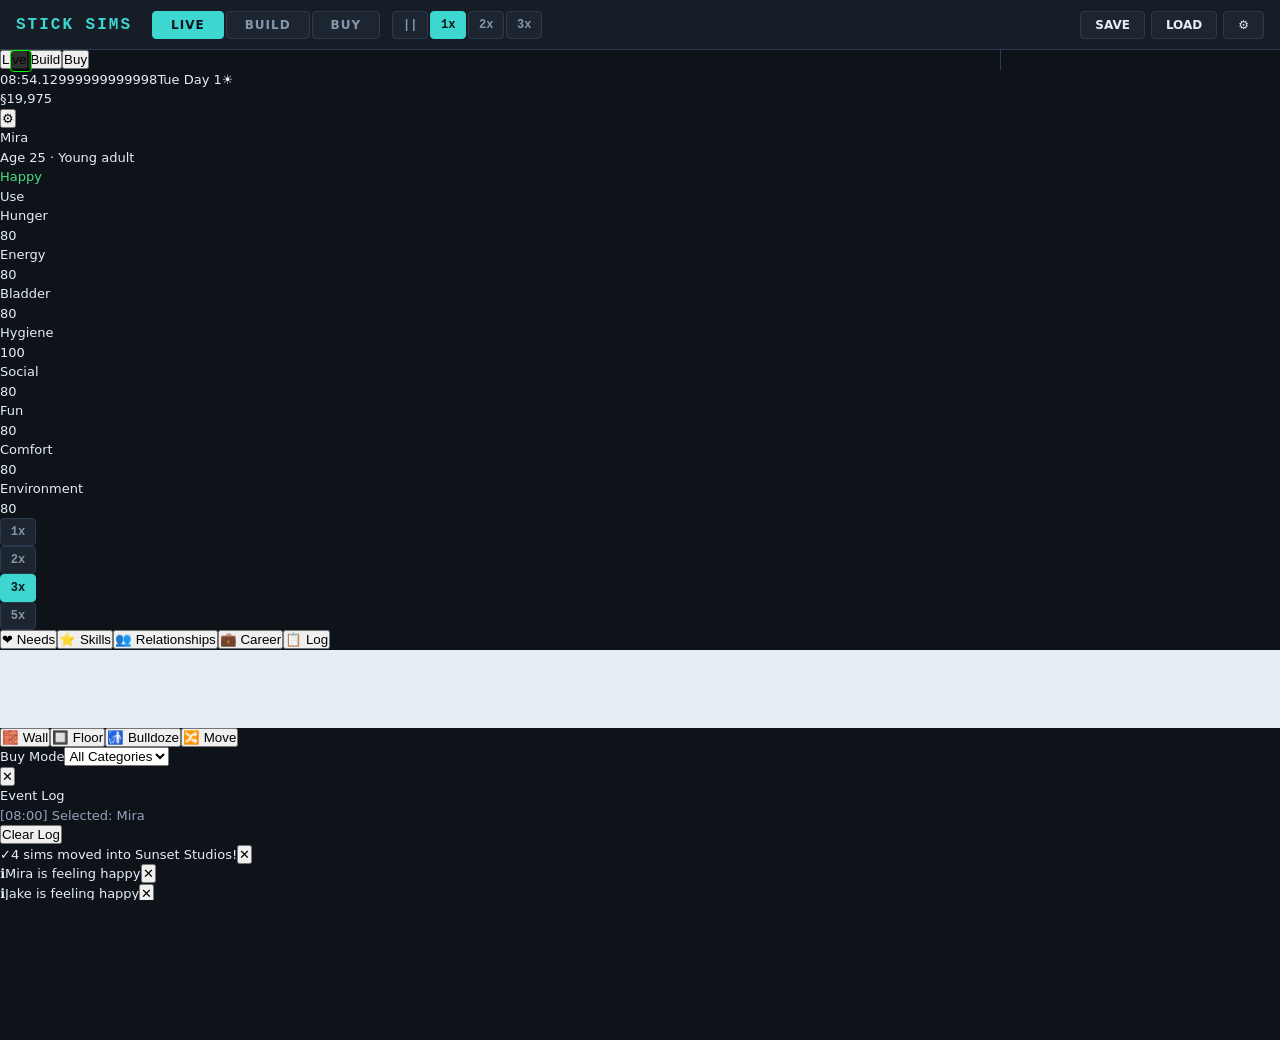
<file: sims-lab/index.html>
<!DOCTYPE html>
<html lang="en">
<head>
  <meta charset="UTF-8" />
  <meta name="viewport" content="width=device-width, initial-scale=1.0" />
  <title>Stick Sims — v1.0</title>
  <link rel="stylesheet" href="style.css" />
</head>
<body>
  <!-- Global error catcher -->
  <div id="error-display" style="display:none;position:fixed;top:0;left:0;right:0;z-index:99999;background:#f2555a;color:#fff;font:13px monospace;padding:10px;white-space:pre-wrap;"></div>
  <script>
    window.onerror = function(msg, url, line, col, err) {
      var d = document.getElementById('error-display');
      d.style.display = 'block';
      d.textContent += 'ERROR: ' + msg + '\n  at ' + (url||'') + ':' + line + '\n';
      console.error('Global error:', msg, url, line, err);
    };
    console.log('[BOOT] HTML parsed, error handler installed');
  </script>

  <!-- Header: title + mode buttons + speed controls -->
  <header id="game-header">
    <h1>STICK SIMS</h1>
    <div class="mode-tabs">
      <button id="mode-live" class="mode-btn active">LIVE</button>
      <button id="mode-build" class="mode-btn">BUILD</button>
      <button id="mode-buy" class="mode-btn">BUY</button>
    </div>
    <div class="speed-controls">
      <button class="speed-btn" data-speed="0">||</button>
      <button class="speed-btn active" data-speed="1">1x</button>
      <button class="speed-btn" data-speed="2">2x</button>
      <button class="speed-btn" data-speed="3">3x</button>
    </div>
    <div class="header-actions">
      <button id="btn-save" class="btn">SAVE</button>
      <button id="btn-load" class="btn">LOAD</button>
      <button id="btn-settings" class="btn" aria-label="Settings">⚙</button>
    </div>
  </header>

  <!-- Main game area -->
  <div class="game-container">
    <!-- Canvas area -->
    <div class="canvas-wrap">
      <canvas id="game" width="960" height="720"></canvas>
      <!-- Context menu for objects -->
      <div id="context-menu" class="context-menu" style="display:none;" role="menu" aria-hidden="true"></div>
      <!-- Placement preview -->
      <div id="placement-preview" class="placement-preview" style="display:none;" aria-hidden="true"></div>
    </div>

    <!-- Right sidebar: HUD panels -->
    <aside class="sidebar" id="sidebar">
      <!-- Sim selector tabs (for multiple sims) -->
      <div class="sim-tabs" id="sim-tabs"></div>

      <!-- Selected sim info -->
      <div class="panel" id="panel-info">
        <h3 id="sim-name">Select a Sim</h3>
        <div id="sim-mood" class="mood">—</div>
        <div id="sim-details"></div>
      </div>

      <!-- Need bars -->
      <div class="panel" id="panel-needs">
        <h3>Needs</h3>
        <div id="need-bars">
          <div class="need-bar" data-need="hunger">
            <span class="need-label">Hunger</span>
            <div class="bar"><span></span></div>
            <span class="need-value">—</span>
          </div>
          <div class="need-bar" data-need="energy">
            <span class="need-label">Energy</span>
            <div class="bar"><span></span></div>
            <span class="need-value">—</span>
          </div>
          <div class="need-bar" data-need="bladder">
            <span class="need-label">Bladder</span>
            <div class="bar"><span></span></div>
            <span class="need-value">—</span>
          </div>
          <div class="need-bar" data-need="hygiene">
            <span class="need-label">Hygiene</span>
            <div class="bar"><span></span></div>
            <span class="need-value">—</span>
          </div>
          <div class="need-bar" data-need="social">
            <span class="need-label">Social</span>
            <div class="bar"><span></span></div>
            <span class="need-value">—</span>
          </div>
          <div class="need-bar" data-need="fun">
            <span class="need-label">Fun</span>
            <div class="bar"><span></span></div>
            <span class="need-value">—</span>
          </div>
          <div class="need-bar" data-need="comfort">
            <span class="need-label">Comfort</span>
            <div class="bar"><span></span></div>
            <span class="need-value">—</span>
          </div>
          <div class="need-bar" data-need="environment">
            <span class="need-label">Environment</span>
            <div class="bar"><span></span></div>
            <span class="need-value">—</span>
          </div>
        </div>
      </div>

      <!-- Task queue -->
      <div class="panel" id="panel-queue">
        <h3>Queue <button id="clear-queue" class="mini-btn">Clear</button></h3>
        <ul id="queue-list"><li class="empty">No tasks</li></ul>
      </div>

      <!-- Panel tabs for Skills/Relationships/Career -->
      <div class="panel-tabs">
        <button class="panel-tab active" data-panel="skills">Skills</button>
        <button class="panel-tab" data-panel="relationships">Relations</button>
        <button class="panel-tab" data-panel="career">Career</button>
      </div>

      <div class="panel" id="panel-skills">
        <div id="skill-bars"></div>
      </div>

      <div class="panel" id="panel-relationships" style="display:none;">
        <div id="relationship-list"></div>
      </div>

      <div class="panel" id="panel-career" style="display:none;">
        <div id="career-info"></div>
      </div>

      <!-- Time & Funds -->
      <div class="panel panel-status">
        <div class="status-grid">
          <span class="status-label">Time</span><span id="status-time" class="status-value">08:00</span>
          <span class="status-label">Day</span><span id="status-day" class="status-value">Mon 1</span>
          <span class="status-label">Season</span><span id="status-season" class="status-value">Spring</span>
          <span class="status-label">Funds</span><span id="status-funds" class="status-value">§20,000</span>
          <span class="status-label">Bills</span><span id="status-bills" class="status-value">§150/day</span>
        </div>
      </div>

      <!-- Event log -->
      <div class="panel" id="panel-log">
        <h3>Event Log</h3>
        <ul id="event-log"></ul>
      </div>
    </aside>
  </div>

  <!-- Build/Buy sidebar (hidden in live mode) -->
  <aside class="sidebar build-sidebar" id="build-sidebar" style="display:none;" aria-hidden="true">
    <div class="panel">
      <h3>Build Tools</h3>
      <div class="tool-grid">
        <button class="tool-btn" data-tool="wall">Wall</button>
        <button class="tool-btn" data-tool="floor">Floor</button>
        <button class="tool-btn" data-tool="door">Door</button>
        <button class="tool-btn" data-tool="bulldoze">Bulldoze</button>
      </div>
    </div>
  </aside>

  <aside class="sidebar buy-sidebar" id="buy-sidebar" style="display:none;" aria-hidden="true">
    <div class="panel">
      <h3>Buy Catalog</h3>
      <div class="catalog-categories">
        <button class="cat-btn active" data-cat="all">All</button>
        <button class="cat-btn" data-cat="sleep">Sleep</button>
        <button class="cat-btn" data-cat="hunger">Hunger</button>
        <button class="cat-btn" data-cat="bladder">Bladder</button>
        <button class="cat-btn" data-cat="hygiene">Hygiene</button>
        <button class="cat-btn" data-cat="comfort">Comfort</button>
        <button class="cat-btn" data-cat="fun">Fun</button>
        <button class="cat-btn" data-cat="environment">Decor</button>
      </div>
      <div id="catalog-grid" class="catalog-grid"></div>
    </div>
  </aside>

  <!-- Notifications container -->
  <div id="notifications" aria-live="polite" aria-atomic="true"></div>

  <!-- Settings modal -->
  <div id="settings-modal" class="modal" style="display:none;" role="dialog" aria-modal="true" aria-labelledby="settings-title" aria-hidden="true">
    <div class="modal-content">
      <h2 id="settings-title">Settings</h2>
      <label>Auto-save: <input type="checkbox" id="setting-autosave" checked /></label>
      <label>Auto-save interval:
        <select id="setting-interval">
          <option>1 min</option>
          <option selected>5 min</option>
          <option>10 min</option>
        </select>
      </label>
      <div class="modal-actions">
        <button id="btn-reset-save" class="btn danger">Delete Save</button>
        <button id="btn-close-settings" class="btn">Close</button>
      </div>
    </div>
  </div>

  <!-- Module scripts (ORDER IS CRITICAL) -->
  <script src="engine.js"></script>
  <script src="sim.js"></script>
  <script src="world.js"></script>
  <script src="economy.js"></script>
  <script src="social.js"></script>
  <script src="ai.js"></script>
  <script src="renderer.js"></script>
  <script src="ui.js"></script>
  <script src="save.js"></script>
  <script src="init.js"></script>
</body>
</html>
</file>
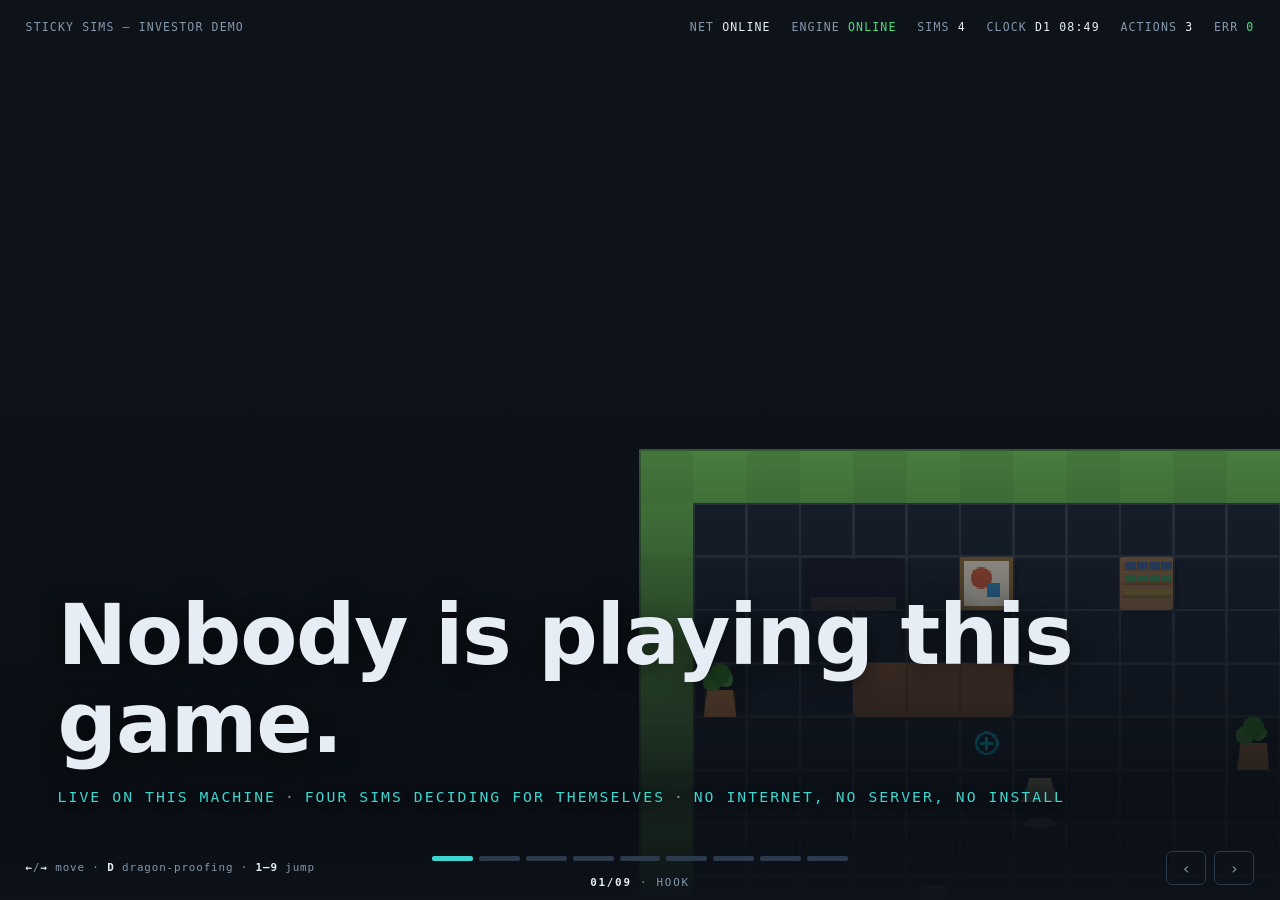
<file: pitch/sticky-sims-pitch.html>
<!DOCTYPE html>
<html lang="en">
<head>
<meta charset="UTF-8" />
<meta name="viewport" content="width=device-width, initial-scale=1.0" />
<title>Sticky Sims — Investor Demo</title>
<style>
/* ════════════════════════════════════════════════════════════════
   STICKY SIMS — INVESTOR DEMO
   Art direction lifted from the product itself: dark instrument
   panel, cyan accents, monospace readouts. One idea per screen.
   ════════════════════════════════════════════════════════════════ */
:root {
  --bg: #0e131a;
  --panel: #161d27;
  --panel-2: #1d2531;
  --line: #2c3a4d;
  --ink: #e6edf5;
  --muted: #8497ab;
  --cyan: #3dd6d0;
  --amber: #f5a623;
  --red: #f2555a;
  --green: #4ade80;
  --mono: ui-monospace, "SF Mono", "Cascadia Mono", Menlo, Consolas, monospace;
  --sans: system-ui, -apple-system, "Segoe UI", Roboto, sans-serif;
  --chrome-top: 56px;
  --chrome-bottom: 64px;
}
*, *::before, *::after { box-sizing: border-box; margin: 0; padding: 0; }
html, body { height: 100%; overflow: hidden; }
body {
  font-family: var(--sans);
  background: var(--bg);
  color: var(--ink);
  font-size: clamp(15px, 1.25vw, 19px);
  line-height: 1.55;
}
::selection { background: rgba(61,214,208,.25); }

/* ── Live game layer (one iframe, always running) ─────────────── */
#game-layer {
  position: fixed; inset: 0;
  z-index: 2;
  opacity: 0;
  pointer-events: none;
  transition: opacity .45s ease;
}
body.game-hook #game-layer,
body.game-full #game-layer { opacity: 1; }
body.game-full #game-layer { pointer-events: auto; }
#game-frame-wrap {
  position: absolute; top: 0; left: 0;
  width: 1280px; height: 800px;
  transform-origin: top left;
}
body.game-full #game-frame-wrap {
  outline: 1px solid var(--line);
  box-shadow: 0 24px 80px rgba(0,0,0,.55);
  border-radius: 6px;
  overflow: hidden;
}
#game-frame { width: 100%; height: 100%; border: 0; display: block; background: var(--bg); }
body.game-hook #game-frame-wrap { border-radius: 0; outline: none; box-shadow: none; }

/* ── Slides ───────────────────────────────────────────────────── */
.slide {
  position: fixed;
  inset: var(--chrome-top) 0 var(--chrome-bottom) 0;
  z-index: 3;
  overflow-y: auto;
  background: var(--bg);
  opacity: 0;
  transform: translateY(14px);
  transition: opacity .4s ease, transform .4s ease;
  visibility: hidden;
  padding: clamp(16px, 3vh, 44px) clamp(20px, 4.5vw, 84px);
  display: flex;
  flex-direction: column;
  justify-content: center;
}
.slide.active { opacity: 1; transform: none; visibility: visible; }
.slide.transparent { background: transparent; pointer-events: none; }
.slide.transparent > * { pointer-events: auto; }
@media (prefers-reduced-motion: reduce) {
  .slide, #game-layer { transition: none; }
}
.inner { width: 100%; max-width: 1240px; margin: 0 auto; }

.kicker {
  font-family: var(--mono);
  font-size: clamp(11px, .95vw, 14px);
  letter-spacing: .18em;
  color: var(--cyan);
  margin-bottom: clamp(12px, 2.2vh, 26px);
}
h1 {
  font-size: clamp(2.1rem, 5.4vw, 4.8rem);
  line-height: 1.06;
  letter-spacing: -0.015em;
  font-weight: 700;
  max-width: 22ch;
}
.lede {
  margin-top: clamp(14px, 2.6vh, 30px);
  font-size: clamp(1.02rem, 1.7vw, 1.45rem);
  color: var(--muted);
  max-width: 62ch;
}
.lede strong { color: var(--ink); font-weight: 600; }

/* ── HOOK ─────────────────────────────────────────────────────── */
#s1 { justify-content: flex-end; }
#hook-vignette {
  position: fixed; inset: 0; z-index: 2; pointer-events: none;
  background: linear-gradient(to bottom, rgba(14,19,26,.28) 0%, rgba(14,19,26,.05) 40%, rgba(10,14,20,.88) 88%);
  opacity: 0; transition: opacity .45s ease;
}
body.game-hook #hook-vignette { opacity: 1; }
#s1 h1 { font-size: clamp(2.6rem, 6.5vw, 6rem); max-width: none; text-shadow: 0 2px 24px rgba(0,0,0,.6); }
#s1 .hook-caption {
  margin-top: 18px;
  font-family: var(--mono);
  font-size: clamp(12px, 1.15vw, 17px);
  letter-spacing: .14em;
  color: var(--cyan);
  text-shadow: 0 1px 8px rgba(0,0,0,.8);
}
#s1 .hook-caption .sep { color: var(--muted); padding: 0 .6em; }

/* ── Terminal panel (problem slide) ───────────────────────────── */
.term {
  margin-top: clamp(18px, 3vh, 34px);
  background: var(--panel);
  border: 1px solid var(--line);
  border-radius: 8px;
  padding: clamp(14px, 2.2vh, 26px) clamp(16px, 2vw, 30px);
  font-family: var(--mono);
  font-size: clamp(13px, 1.35vw, 19px);
  line-height: 2.05;
}
.term .cmd { color: var(--ink); }
.term .cmd::before { content: "> "; color: var(--muted); }
.term .deny { color: var(--red); font-weight: 600; }
.term .why { color: var(--muted); }
.footnote {
  margin-top: clamp(14px, 2.4vh, 26px);
  font-family: var(--mono);
  font-size: clamp(11px, .95vw, 14px);
  color: var(--muted);
  line-height: 1.8;
  max-width: 90ch;
}
.footnote b { color: var(--ink); font-weight: 600; }

/* ── Live demo slide ──────────────────────────────────────────── */
#s3 { justify-content: flex-start; padding-top: 0 !important; padding-bottom: 0 !important; }
#s3 .demo-head {
  display: flex; align-items: baseline; gap: 18px; flex-wrap: wrap; max-width: none;
  background: linear-gradient(to bottom, var(--bg) 0%, var(--bg) 78%, rgba(14,19,26,0) 100%);
  padding: clamp(14px, 2.6vh, 26px) clamp(20px, 4.5vw, 84px) clamp(22px, 3.4vh, 40px);
  margin: 0 calc(-1 * clamp(20px, 4.5vw, 84px));
}
#s3 h1 { font-size: clamp(1.3rem, 2.4vw, 2.1rem); }
#s3 .demo-sub { font-family: var(--mono); font-size: clamp(11px, 1vw, 14px); color: var(--muted); letter-spacing: .06em; }
#s3 .demo-hints {
  position: fixed; left: 0; right: 0; bottom: calc(var(--chrome-bottom) + 8px);
  text-align: center;
  font-family: var(--mono); font-size: clamp(11px, .95vw, 14px);
  color: var(--muted); letter-spacing: .05em;
  pointer-events: none;
  background: linear-gradient(to top, var(--bg) 0%, var(--bg) 55%, rgba(14,19,26,0) 100%);
  padding: 16px 0 10px;
}
#s3 .demo-hints b { color: var(--cyan); font-weight: 600; }
#btn-restart-sim {
  font-family: var(--mono); font-size: 12px; letter-spacing: .08em;
  color: var(--muted); background: var(--panel); border: 1px solid var(--line);
  border-radius: 6px; padding: 5px 12px; cursor: pointer;
}
#btn-restart-sim:hover { color: var(--ink); border-color: var(--muted); }

/* ── Moat panels ──────────────────────────────────────────────── */
.panels { display: grid; grid-template-columns: repeat(3, 1fr); gap: clamp(12px, 1.6vw, 24px); margin-top: clamp(20px, 3.4vh, 40px); }
@media (max-width: 900px) { .panels { grid-template-columns: 1fr; } }
.panel-card {
  background: var(--panel);
  border: 1px solid var(--line);
  border-radius: 10px;
  padding: clamp(16px, 2.4vh, 30px) clamp(16px, 1.8vw, 28px);
  display: flex; flex-direction: column; gap: 12px;
}
.panel-card h3 { font-size: clamp(1.05rem, 1.6vw, 1.4rem); line-height: 1.25; }
.panel-card p { color: var(--muted); font-size: clamp(.92rem, 1.25vw, 1.12rem); }
.panel-card .chip {
  margin-top: auto;
  font-family: var(--mono);
  font-size: clamp(10.5px, .9vw, 13px);
  color: var(--cyan);
  border-top: 1px solid var(--line);
  padding-top: 12px;
  letter-spacing: .04em;
}
.counterweight {
  margin-top: clamp(16px, 2.8vh, 30px);
  color: var(--muted);
  font-size: clamp(.95rem, 1.3vw, 1.18rem);
  max-width: 84ch;
  border-left: 2px solid var(--line);
  padding-left: 16px;
}

/* ── Stat tiles (market & proof) ──────────────────────────────── */
.tiles { display: grid; grid-template-columns: repeat(auto-fit, minmax(200px, 1fr)); gap: clamp(12px, 1.5vw, 22px); margin-top: clamp(20px, 3.4vh, 40px); }
.tile {
  background: var(--panel);
  border: 1px solid var(--line);
  border-radius: 10px;
  padding: clamp(14px, 2.2vh, 26px) clamp(14px, 1.6vw, 24px);
  display: flex; flex-direction: column; gap: 6px;
  border-top: 2px solid var(--cyan);
}
.tile .label { font-size: clamp(.82rem, 1.05vw, 1rem); color: var(--muted); }
.tile .value { font-family: var(--mono); font-weight: 700; font-size: clamp(1.9rem, 3.6vw, 3.4rem); line-height: 1.1; color: var(--ink); }
.tile .source { font-family: var(--mono); font-size: clamp(10px, .85vw, 12.5px); color: var(--muted); margin-top: auto; padding-top: 8px; }
.tile.gap { border-top-color: var(--amber); border-style: dashed; background: transparent; }
.tile.gap .value { font-size: clamp(.95rem, 1.4vw, 1.25rem); font-weight: 400; color: var(--amber); line-height: 1.5; }
.market-note { margin-top: clamp(14px, 2.4vh, 26px); color: var(--muted); font-size: clamp(.95rem, 1.3vw, 1.15rem); max-width: 84ch; }
.market-note b { color: var(--ink); font-weight: 600; }
details.sources { margin-top: clamp(12px, 2vh, 20px); font-family: var(--mono); font-size: clamp(10.5px, .9vw, 13px); color: var(--muted); }
details.sources summary { cursor: pointer; letter-spacing: .1em; color: var(--cyan); user-select: none; }
details.sources ul { list-style: none; margin-top: 10px; line-height: 1.9; }
details.sources li { word-break: break-all; }
details.sources .src-name { color: var(--ink); }

/* ── Founder-input fields (visibly unfilled placeholders) ─────── */
.fill {
  display: inline-block;
  font-family: var(--mono);
  border: 1px dashed var(--amber);
  border-radius: 6px;
  padding: .18em .5em;
  min-width: 8ch;
  color: var(--ink);
  outline: none;
  cursor: text;
  background: rgba(245,166,35,.05);
}
.fill:empty::before { content: "[[ " attr(data-hint) " ]]"; color: var(--amber); opacity: .95; }
.fill:focus { border-style: solid; background: rgba(245,166,35,.1); }
.fill.filled { border: 1px solid var(--line); background: var(--panel-2); }
.fill-note { font-family: var(--mono); font-size: clamp(10px, .85vw, 12.5px); color: var(--muted); letter-spacing: .05em; }

/* ── Model slide ──────────────────────────────────────────────── */
.decision-block {
  margin-top: clamp(18px, 3vh, 34px);
  border: 1px dashed var(--amber);
  border-radius: 10px;
  padding: clamp(16px, 2.6vh, 30px) clamp(16px, 2vw, 30px);
}
.decision-block .db-label { font-family: var(--mono); font-size: clamp(10.5px, .9vw, 13px); letter-spacing: .16em; color: var(--amber); margin-bottom: 12px; }
.decision-block .fill { font-size: clamp(1.1rem, 2.2vw, 1.9rem); width: 100%; }
.candidates { display: grid; grid-template-columns: repeat(3, 1fr); gap: clamp(10px, 1.4vw, 20px); margin-top: clamp(16px, 2.6vh, 30px); }
@media (max-width: 900px) { .candidates { grid-template-columns: 1fr; } }
.candidate {
  background: var(--panel);
  border: 1px solid var(--line);
  border-radius: 10px;
  padding: clamp(12px, 2vh, 22px) clamp(14px, 1.6vw, 24px);
}
.candidate .c-tag { font-family: var(--mono); font-size: 10.5px; letter-spacing: .14em; color: var(--muted); margin-bottom: 8px; }
.candidate h4 { font-size: clamp(.98rem, 1.4vw, 1.2rem); margin-bottom: 6px; }
.candidate p { color: var(--muted); font-size: clamp(.85rem, 1.1vw, 1rem); }
.money-line {
  margin-top: clamp(18px, 3vh, 32px);
  display: flex; gap: 14px; flex-wrap: wrap; align-items: center;
  font-size: clamp(1rem, 1.5vw, 1.3rem);
}
.money-line .fill { min-width: 14ch; }

/* ── Proof slide ──────────────────────────────────────────────── */
.gate-line {
  margin-top: clamp(16px, 2.6vh, 28px);
  font-family: var(--mono);
  font-size: clamp(12px, 1.2vw, 16px);
  background: var(--panel);
  border: 1px solid var(--line);
  border-radius: 8px;
  padding: 12px 18px;
  color: var(--muted);
}
.gate-line .ok { color: var(--green); font-weight: 600; }
.gate-line .cmd-c { color: var(--cyan); }
.provenance { margin-top: clamp(16px, 2.6vh, 28px); color: var(--muted); font-size: clamp(.95rem, 1.35vw, 1.2rem); max-width: 84ch; }
.provenance b { color: var(--ink); font-weight: 600; }
.traction-block { margin-top: clamp(16px, 2.6vh, 28px); }
.traction-block .fill { font-size: clamp(1.05rem, 1.9vw, 1.6rem); width: 100%; }

/* ── Ask slide ────────────────────────────────────────────────── */
#s8 { text-align: center; }
#s8 .inner { max-width: 1000px; }
#s8 h1 { max-width: none; margin: 0 auto; }
.ask-amount { margin-top: clamp(20px, 4vh, 44px); }
.ask-amount .fill { font-size: clamp(2.4rem, 7vw, 6rem); font-weight: 700; min-width: 7ch; }
.ask-for { font-family: var(--mono); color: var(--muted); letter-spacing: .18em; font-size: clamp(12px, 1.2vw, 16px); margin: clamp(10px, 2vh, 20px) 0; }
.ask-equity .fill { font-size: clamp(1.8rem, 4.6vw, 3.8rem); font-weight: 700; min-width: 5ch; }
.funds { margin-top: clamp(24px, 4.5vh, 52px); text-align: left; max-width: 760px; margin-left: auto; margin-right: auto; }
.funds .f-label { font-family: var(--mono); font-size: clamp(10.5px, .9vw, 13px); letter-spacing: .16em; color: var(--muted); margin-bottom: 12px; text-align: center; }
.funds .fill { display: block; width: 100%; margin-bottom: 10px; font-size: clamp(.95rem, 1.4vw, 1.25rem); }

/* ── Dragon-proofing ──────────────────────────────────────────── */
#s9 { justify-content: flex-start; }
.dragons { margin-top: clamp(14px, 2.4vh, 28px); display: flex; flex-direction: column; gap: 10px; }
.dq {
  background: var(--panel);
  border: 1px solid var(--line);
  border-radius: 10px;
  overflow: hidden;
}
.dq > button {
  all: unset;
  display: flex; align-items: baseline; gap: 16px;
  width: 100%;
  padding: clamp(12px, 2vh, 20px) clamp(16px, 2vw, 26px);
  cursor: pointer;
  box-sizing: border-box;
}
.dq > button:hover { background: var(--panel-2); }
.dq > button:focus-visible { outline: 2px solid var(--cyan); outline-offset: -2px; }
.dq .qn { font-family: var(--mono); color: var(--red); font-weight: 700; font-size: clamp(.9rem, 1.2vw, 1.1rem); flex: none; }
.dq .qt { font-size: clamp(1rem, 1.7vw, 1.45rem); font-weight: 600; line-height: 1.3; }
.dq .qa {
  display: none;
  padding: 0 clamp(16px, 2vw, 26px) clamp(14px, 2.2vh, 24px) calc(clamp(16px, 2vw, 26px) + 2.6em);
  color: var(--muted);
  font-size: clamp(.92rem, 1.3vw, 1.15rem);
  max-width: 100ch;
}
.dq .qa b { color: var(--ink); font-weight: 600; }
.dq.open .qa { display: block; }
.dq.open > button .qt { color: var(--cyan); }
.dq .qa .fill { font-size: inherit; }

/* ── Chrome: top telemetry bar ────────────────────────────────── */
#chrome-top {
  position: fixed; top: 0; left: 0; right: 0; height: var(--chrome-top);
  z-index: 50;
  display: flex; align-items: center; justify-content: space-between;
  padding: 0 clamp(14px, 2vw, 32px);
  font-family: var(--mono);
  font-size: clamp(10px, .9vw, 13px);
  letter-spacing: .1em;
  color: var(--muted);
  background: linear-gradient(to bottom, rgba(14,19,26,.92), rgba(14,19,26,0));
  pointer-events: none;
}
#telemetry { display: flex; gap: 1.8em; white-space: nowrap; }
#telemetry .t-val { color: var(--ink); }
#telemetry .t-good { color: var(--green); }
#telemetry .t-bad { color: var(--red); }

/* ── Chrome: bottom progress rail ─────────────────────────────── */
#chrome-bottom {
  position: fixed; bottom: 0; left: 0; right: 0; height: var(--chrome-bottom);
  z-index: 50;
  display: grid; grid-template-columns: 1fr auto 1fr; align-items: center;
  gap: 16px;
  padding: 0 clamp(14px, 2vw, 32px);
  font-family: var(--mono);
  background: linear-gradient(to top, rgba(14,19,26,.94), rgba(14,19,26,0));
}
#key-hints { font-size: clamp(9.5px, .85vw, 12px); letter-spacing: .08em; color: var(--muted); }
#key-hints b { color: var(--ink); font-weight: 600; }
#rail-wrap { text-align: center; }
#rail { display: inline-flex; gap: 6px; }
#rail button {
  all: unset; box-sizing: border-box;
  width: clamp(26px, 3.2vw, 46px); height: 5px;
  background: var(--line);
  border-radius: 2px;
  cursor: pointer;
}
#rail button:hover { background: var(--muted); }
#rail button:focus-visible { outline: 2px solid var(--cyan); outline-offset: 2px; }
#rail button.done { background: rgba(61,214,208,.35); }
#rail button.current { background: var(--cyan); }
#rail-label { margin-top: 7px; font-size: clamp(9.5px, .85vw, 12px); letter-spacing: .16em; color: var(--muted); }
#rail-label b { color: var(--ink); font-weight: 600; }
#nav-btns { justify-self: end; display: flex; gap: 8px; }
#nav-btns button {
  all: unset; box-sizing: border-box;
  width: 40px; height: 34px;
  text-align: center; line-height: 34px;
  border: 1px solid var(--line); border-radius: 6px;
  color: var(--muted); font-size: 16px;
  cursor: pointer; user-select: none;
}
#nav-btns button:hover { color: var(--ink); border-color: var(--muted); }
#nav-btns button:focus-visible { outline: 2px solid var(--cyan); }
</style>
</head>
<body class="game-hidden" data-section="0">

<!-- ══ Live game: one instance, boots at load, never stops ══ -->
<div id="game-layer">
  <div id="game-frame-wrap">
    <iframe id="game-frame" title="Sticky Sims — live simulation"></iframe>
  </div>
</div>
<div id="hook-vignette"></div>

<!-- ══ 1 · HOOK ══ -->
<section class="slide transparent" id="s1">
  <div class="inner">
    <h1>Nobody is playing this game.</h1>
    <div class="hook-caption">
      LIVE ON THIS MACHINE<span class="sep">·</span>FOUR SIMS DECIDING FOR THEMSELVES<span class="sep">·</span>NO INTERNET, NO SERVER, NO INSTALL
    </div>
  </div>
</section>

<!-- ══ 2 · THE PROBLEM ══ -->
<section class="slide" id="s2">
  <div class="inner">
    <div class="kicker">02 · THE PROBLEM</div>
    <h1>Software can teach people risky work safely. It can’t reach them.</h1>
    <p class="lede">Simulation is how you practise the expensive mistake before it costs anything — the lab induction, the safety drill, the machine you only get one chance to break. But the institutions that need it most run <strong>locked-down machines</strong> that can’t install software, and — increasingly in Europe — <strong>aren’t allowed to touch the cloud</strong>.</p>
    <div class="term" role="img" aria-label="Three refusals: install denied by device policy, cloud denied by legal, procurement deferred">
      <div><span class="cmd">install training-simulator.msi</span> &nbsp;<span class="deny">DENIED</span> <span class="why">— managed device. IT policy.</span></div>
      <div><span class="cmd">open cloud-simulator.io</span> &nbsp;<span class="deny">DENIED</span> <span class="why">— pupil data would leave the EU. Legal says no.¹</span></div>
      <div><span class="cmd">request procurement review</span> &nbsp;<span class="deny">DEFERRED</span> <span class="why">— no budget line, next cycle.</span></div>
    </div>
    <p class="footnote">
      ¹ In July 2022 the Danish data-protection authority banned a municipality’s schools from using Google Workspace over US data transfers <b>(Datatilsynet, Helsingør ruling — gdprhub.eu)</b>.
      Meanwhile 50 million students and educators work on Chromebooks <b>(Google, Sept 2024)</b> — machines built to install nothing.
      Every simulation vendor answers with an install, an account, or a cloud. The buyer’s machine says no to all three.
    </p>
  </div>
</section>

<!-- ══ 3 · THE PRODUCT — LIVE ══ -->
<section class="slide transparent" id="s3">
  <div class="demo-head inner">
    <div class="kicker" style="margin:0">03 · THE PRODUCT — LIVE</div>
    <h1>Sticky Sims — a full life simulation in one 372&thinsp;KB file. This is it, running.</h1>
    <button id="btn-restart-sim" title="Reload the simulation">restart sim</button>
  </div>
  <div class="demo-hints">click a <b>sim</b> — or a portrait, left — to inspect needs, skills, relationships · keys <b>1–4</b> speed, <b>P</b> pause · do nothing, and they carry on without you</div>
</section>

<!-- ══ 4 · WHY IT'S HARD TO COPY ══ -->
<section class="slide" id="s4">
  <div class="inner">
    <div class="kicker">04 · WHY THIS IS HARD TO COPY</div>
    <h1>The moat isn’t the code. It’s where the code can run.</h1>
    <div class="panels">
      <div class="panel-card">
        <h3>It runs where vendors can’t follow</h3>
        <p>No install, no account, no server, no network call. It doesn’t pass IT review — it never triggers one. A school Chromebook, an air-gapped lab, a USB stick in a secure facility: the same file, double-clicked.</p>
        <div class="chip">deps 0 · payload 372 KB · network calls 0</div>
      </div>
      <div class="panel-card">
        <h3>Nothing to patch, nothing to approve</h3>
        <p>Zero dependencies means zero supply chain — no package tree to audit, no framework to fall out of date, no vulnerability feed to watch. Plain JavaScript an institution can read, in full, before running it.</p>
        <div class="chip">9,512 lines · 10 modules · audit surface: all of it</div>
      </div>
      <div class="panel-card">
        <h3>Discipline a copycat must rediscover</h3>
        <p>A frozen interface contract and a headless merge gate block regressions automatically. The same gate that verified this build fails the buggy one. Scenarios are data — rooms, objects, careers, schedules are definitions, not code.</p>
        <div class="chip">INTERFACES.md · harness.js · gate 11/11</div>
      </div>
    </div>
    <p class="counterweight">None of this stops a determined copy. What it buys is time with the buyers everyone else is architecturally locked out of — and evidence that this founder ships verified work while they try.</p>
  </div>
</section>

<!-- ══ 5 · THE MARKET ══ -->
<section class="slide" id="s5">
  <div class="inner">
    <div class="kicker">05 · THE MARKET</div>
    <h1>Both sides of the wedge are already priced.</h1>
    <div class="tiles">
      <div class="tile">
        <div class="label">The Sims — lifetime players</div>
        <div class="value">500M</div>
        <div class="source">EA press release · Feb 2025</div>
      </div>
      <div class="tile">
        <div class="label">inZOI — copies sold, first week</div>
        <div class="value">1M</div>
        <div class="source">Krafton press · Apr 2025</div>
      </div>
      <div class="tile">
        <div class="label">Immersive training market, 2024</div>
        <div class="value">$16.4B</div>
        <div class="source">Grand View Research</div>
      </div>
      <div class="tile">
        <div class="label">Raised by Labster — virtual lab sims</div>
        <div class="value">$147M</div>
        <div class="source">Labster / PR Newswire · 2021–22</div>
      </div>
      <div class="tile gap">
        <div class="label">Beachhead — first target segment</div>
        <div class="value" contenteditable="true" data-key="beachhead" data-hint="FIGURE NEEDED: size the chosen beachhead (e.g. Nordic lab &amp; safety training spend) + source" class="fill"></div>
        <div class="source">founder decision → then source it</div>
      </div>
    </div>
    <p class="market-note">The consumer numbers prove <b>appetite</b> — a first credible new entrant in years sold a million copies in a week. The training numbers price the <b>wedge</b>: institutions already pay for simulation, and investors already fund it. Nobody serves the locked-down, cloud-forbidden corner of that market. That corner is the business.</p>
    <details class="sources">
      <summary>SOURCES — pulled 11 Jul 2026 · verify each before presenting</summary>
      <ul>
        <li><span class="src-name">EA, “The Sims Celebrates 25 Years” (“more than 500 million lifetime players”):</span> news.ea.com/press-releases/press-releases-details/2025/The-Sims-Celebrates-25-Years-of-Simulated-Life/default.aspx</li>
        <li><span class="src-name">Krafton, “1 million sales of inZOI in first week of early access” (4 Apr 2025):</span> krafton.com/en/news/press/krafton-hits-1-million-sales-of-inzoi-in-first-week-of-early-access-launch/</li>
        <li><span class="src-name">Grand View Research, Immersive Training Market (USD 16,401.8M in 2024):</span> grandviewresearch.com/industry-analysis/immersive-training-market-report</li>
        <li><span class="src-name">Labster $60M Series C led by Andreessen Horowitz (2021):</span> prnewswire.com/news-releases/labster-secures-60m-in-series-c-funding-led-by-andreessen-horowitz-301225763.html</li>
        <li><span class="src-name">Labster +$47M, total $147M (Apr 2022):</span> labster.com/news/new-funding-april-2022</li>
        <li><span class="src-name">Google for Education, 50M students &amp; educators on Chromebooks (Sept 2024):</span> blog.google/outreach-initiatives/education/google-chromebook-feature-update-september-2024/</li>
        <li><span class="src-name">Datatilsynet Helsingør ruling, July 2022 (Google Workspace ban in municipal schools):</span> gdprhub.eu/index.php?title=Datatilsynet_(Denmark)_-_2020-431-0061_(Helsingor_decision_no._4)</li>
      </ul>
    </details>
  </div>
</section>

<!-- ══ 6 · THE MODEL ══ -->
<section class="slide" id="s6">
  <div class="inner">
    <div class="kicker">06 · THE MODEL</div>
    <h1>How money arrives.</h1>
    <div class="decision-block">
      <div class="db-label">FOUNDER DECISION — UNFILLED. THE DECK DOES NOT GUESS.</div>
      <span class="fill" contenteditable="true" data-key="model-primary" data-hint="PRIMARY REVENUE MODEL — pick exactly one of the candidates below, or your own"></span>
    </div>
    <div class="candidates">
      <div class="candidate">
        <div class="c-tag">CANDIDATE A — NOT CHOSEN</div>
        <h4>Free game + paid scenario packs</h4>
        <p>Consumer route. The game is the funnel; content is the product.</p>
      </div>
      <div class="candidate">
        <div class="c-tag">CANDIDATE B — NOT CHOSEN</div>
        <h4>Engine licensed to training providers</h4>
        <p>B2B route. White-label the engine to the people who already sell training to institutions.</p>
      </div>
      <div class="candidate">
        <div class="c-tag">CANDIDATE C — NOT CHOSEN</div>
        <h4>Creator marketplace</h4>
        <p>Platform route. Others author scenarios; the engine takes a cut.</p>
      </div>
    </div>
    <div class="money-line">
      <span>Who pays</span> <span class="fill" contenteditable="true" data-key="model-who" data-hint="the buyer"></span>
      <span>for what</span> <span class="fill" contenteditable="true" data-key="model-what" data-hint="the thing invoiced"></span>
      <span>when</span> <span class="fill" contenteditable="true" data-key="model-when" data-hint="the trigger event"></span>
    </div>
    <p class="fill-note" style="margin-top:18px">amber fields are editable — click, type, they persist on this machine</p>
  </div>
</section>

<!-- ══ 7 · TRACTION / PROOF ══ -->
<section class="slide" id="s7">
  <div class="inner">
    <div class="kicker">07 · TRACTION &amp; PROOF</div>
    <h1>Every claim on this screen is reproducible.</h1>
    <div class="tiles">
      <div class="tile">
        <div class="label">Frames simulated under the gate</div>
        <div class="value">12,000</div>
        <div class="source">= 7 simulated days</div>
      </div>
      <div class="tile">
        <div class="label">Autonomous actions started</div>
        <div class="value">1,343</div>
        <div class="source">1,342 completed</div>
      </div>
      <div class="tile">
        <div class="label">Runtime errors</div>
        <div class="value">0</div>
        <div class="source">across all 12,000 frames</div>
      </div>
      <div class="tile">
        <div class="label">Correctness checks passing</div>
        <div class="value">11/11</div>
        <div class="source">headless merge gate</div>
      </div>
    </div>
    <div class="gate-line"><span class="cmd-c">$ node harness.js 12000</span> &nbsp;→&nbsp; <span class="ok">✅ GATE PASSED — safe to merge.</span> &nbsp;Re-run it in front of them if they ask.</div>
    <p class="provenance">Built with an <b>AI agent swarm</b>, then <b>audited by hand</b>. The audit caught three integration bugs the swarm’s own report claimed were fixed — including a fix written into a file the game never loads. All three are fixed, and that whole class of failure is now blocked automatically by a frozen interface contract (<b>INTERFACES.md</b>) and a headless merge gate (<b>harness.js</b>). The point is not how it was built. The point is that <b>nothing ships here unverified</b> — including the numbers on this screen.</p>
    <div class="traction-block">
      <div class="db-label" style="font-family:var(--mono);font-size:clamp(10.5px,.9vw,13px);letter-spacing:.16em;color:var(--amber);margin-bottom:10px">TRACTION — FOUNDER INPUT, STATED PLAINLY</div>
      <span class="fill" contenteditable="true" data-key="traction" data-hint="users / revenue / LOIs / pilots — if there are none, write the words “pre-launch” and own it"></span>
    </div>
  </div>
</section>

<!-- ══ 8 · THE ASK ══ -->
<section class="slide" id="s8">
  <div class="inner">
    <div class="kicker" style="text-align:center">08 · THE ASK</div>
    <div class="ask-amount"><span class="fill" contenteditable="true" data-key="ask-amount" data-hint="AMOUNT — £ / NOK"></span></div>
    <div class="ask-for">FOR</div>
    <div class="ask-equity"><span class="fill" contenteditable="true" data-key="ask-equity" data-hint="EQUITY %"></span></div>
    <div class="funds">
      <div class="f-label">WHAT THE MONEY BUYS — THREE LINES, NO MORE</div>
      <span class="fill" contenteditable="true" data-key="funds-1" data-hint="use of funds — line 1"></span>
      <span class="fill" contenteditable="true" data-key="funds-2" data-hint="use of funds — line 2"></span>
      <span class="fill" contenteditable="true" data-key="funds-3" data-hint="use of funds — line 3"></span>
    </div>
  </div>
</section>

<!-- ══ 9 · DRAGON-PROOFING ══ -->
<section class="slide" id="s9">
  <div class="inner">
    <div class="kicker">09 · DRAGON-PROOFING</div>
    <h1 style="font-size:clamp(1.6rem,3.4vw,2.8rem)">The five questions most likely to kill this — asked properly.</h1>
    <div class="dragons">

      <div class="dq">
        <button type="button" aria-expanded="false">
          <span class="qn">Q1</span>
          <span class="qt">“EA has The Sims, 500 million lifetime players, and infinite money. Krafton just showed a challenger needs a AAA studio and a marketing war chest. Why won’t they crush you?”</span>
        </button>
        <div class="qa">
          <p>They would — <b>if I were competing for their player.</b> I’m not. EA sells installed content to consumers with gaming hardware; its cost base needs exactly the machines and wallets I don’t target. My buyer is an institution whose computers can’t install anything — a place EA has no product for and no economic reason to build one. A 372&thinsp;KB offline file is beneath their cost structure, not ahead of it.</p>
          <p style="margin-top:10px">Krafton’s million first-week copies cut the other way: they prove the genre has demand EA leaves unserved — and inZOI chases the high-end GPU owner, the opposite corner from a school Chromebook. <b>If I ever pitch this as a Sims competitor, kill the pitch.</b> That’s why I don’t.</p>
        </div>
      </div>

      <div class="dq">
        <button type="button" aria-expanded="false">
          <span class="qn">Q2</span>
          <span class="qt">“Who actually pays, and why now? Name the buyer, the budget line, and the reason it can’t wait.”</span>
        </button>
        <div class="qa">
          <p><b>Today: nobody pays. This is pre-revenue and I won’t dress that up.</b> The buyer I’m going after is <span class="fill" contenteditable="true" data-key="dragon-buyer" data-hint="FOUNDER: named buyer type / first target institution"></span> — an organisation with a training obligation it already budgets for. Why now: since the 2022 Helsingør ruling, European regulators have been pulling institutions off US clouds while their device fleets stay locked down. The training obligation didn’t go away; the means to meet it did.</p>
          <p style="margin-top:10px">The raise exists to convert exactly one such institution into a paying pilot. <b>That pilot is the real answer to this question — and it’s what the money buys.</b></p>
        </div>
      </div>

      <div class="dq">
        <button type="button" aria-expanded="false">
          <span class="qn">Q3</span>
          <span class="qt">“You built this with AI agents. If it cost you nearly nothing, it costs a competitor nearly nothing. What exactly am I buying?”</span>
        </button>
        <div class="qa">
          <p>Not the code — the code is honestly cheap now, for me and for everyone. You’re buying three things. <b>One: the wedge</b> — a working zero-install engine already pointed at buyers other vendors are architecturally locked out of. <b>Two: the verification culture</b> — the swarm shipped confident false claims; the audit caught three of them; the merge gate now catches that class automatically. When code gets cheap, disciplined verification gets more valuable, not less. <b>Three: speed</b> — the same method that produced 9,512 verified lines produces scenario packs.</p>
          <p style="margin-top:10px">If AI really does make software nearly free, returns move to whoever ships <b>trustworthy</b> software fastest. That’s the bet.</p>
        </div>
      </div>

      <div class="dq">
        <button type="button" aria-expanded="false">
          <span class="qn">Q4</span>
          <span class="qt">“Labster raised $147M and sells lab simulation to universities today. You’re one person with a text file. Why do you win?”</span>
        </button>
        <div class="qa">
          <p><b>I don’t beat Labster where Labster works — I sell where they can’t go.</b> They are cloud-delivered by architecture: subscriptions, accounts, servers. Any institution that can use the cloud probably should use them; their $147M raised is my evidence the buyer exists. But air-gapped, offline, data-never-leaves-the-building deployments aren’t a feature they can patch in — they’re an architecture, and a business model, they’d have to abandon.</p>
          <p style="margin-top:10px">Those deployments are smaller markets — and I’m one person with a 372&thinsp;KB payload. <b>My cost floor fits markets their cost floor can’t.</b></p>
        </div>
      </div>

      <div class="dq">
        <button type="button" aria-expanded="false">
          <span class="qn">Q5</span>
          <span class="qt">“No revenue, no pilot, no team — and you have other commitments. How much of your life does this get, and what exactly does my money buy in twelve months?”</span>
        </button>
        <div class="qa">
          <p><span class="fill" contenteditable="true" data-key="dragon-commit" data-hint="FOUNDER: the true hours/week this gets, and what triggers going full-time — do not soften it"></span></p>
          <p style="margin-top:10px">What the money buys is the same three lines as the ask — and one concrete promise: <b>within twelve months there is either a paying pilot, or a documented reason there never will be.</b> I ship verified work or I say plainly that it failed. You’ve seen the habit in this deck: the gaps are marked, not painted over.</p>
        </div>
      </div>

    </div>
  </div>
</section>

<!-- ══ Chrome ══ -->
<header id="chrome-top" aria-hidden="true">
  <div>STICKY SIMS — INVESTOR DEMO</div>
  <div id="telemetry">
    <span>NET <span class="t-val" id="t-net">—</span></span>
    <span>ENGINE <span class="t-val" id="t-engine">BOOTING</span></span>
    <span>SIMS <span class="t-val" id="t-sims">—</span></span>
    <span>CLOCK <span class="t-val" id="t-clock">—</span></span>
    <span>ACTIONS <span class="t-val" id="t-actions">—</span></span>
    <span>ERR <span class="t-val t-good" id="t-err">0</span></span>
  </div>
</header>

<footer id="chrome-bottom">
  <div id="key-hints"><b>←</b>/<b>→</b> move · <b>D</b> dragon-proofing · <b>1–9</b> jump</div>
  <div id="rail-wrap">
    <div id="rail" role="tablist" aria-label="Sections"></div>
    <div id="rail-label"><b id="rail-num">01/09</b> · <span id="rail-name">HOOK</span></div>
  </div>
  <div id="nav-btns">
    <button id="btn-prev" aria-label="Previous section">‹</button>
    <button id="btn-next" aria-label="Next section">›</button>
  </div>
</footer>

<script>
(function () {
  'use strict';

  /* ── The entire game, inlined at build time (JSON string) ───── */
  var GAME_SRC = "<!DOCTYPE html>\n<html lang=\"en\">\n<head>\n  <meta charset=\"UTF-8\" />\n  <meta name=\"viewport\" content=\"width=device-width, initial-scale=1.0\" />\n  <title>Stick Sims — v1.0<\/title>\n  <style>\n/* ============================================\n   Stick Sims — Dark Theme Stylesheet\n   ============================================ */\n\n/* ── CSS Variables ── */\n:root {\n  --bg: #0e131a;\n  --panel: #161d27;\n  --panel-2: #1d2531;\n  --line: #2c3a4d;\n  --ink: #e6edf5;\n  --muted: #8497ab;\n  --cyan: #3dd6d0;\n  --amber: #f5a623;\n  --red: #f2555a;\n  --green: #4ade80;\n  --pink: #f472b6;\n  --purple: #a78bfa;\n  --blue: #60a5fa;\n\n  /* Need colors */\n  --need-hunger: #f5a623;\n  --need-energy: #4ade80;\n  --need-bladder: #3dd6d0;\n  --need-hygiene: #60a5fa;\n  --need-social: #e879f9;\n  --need-fun: #f472b6;\n  --need-comfort: #a78bfa;\n  --need-environment: #34d399;\n\n  --mono: ui-monospace, \"SF Mono\", \"Cascadia Mono\", Menlo, Consolas, monospace;\n  --sans: system-ui, -apple-system, \"Segoe UI\", Roboto, sans-serif;\n\n  /* Semantic aliases */\n  --header-h: 50px;\n  --sidebar-w: 280px;\n  --canvas-w: 960px;\n  --canvas-h: 720px;\n}\n\n/* ── Reset & Base ── */\n*, *::before, *::after {\n  box-sizing: border-box;\n  margin: 0;\n  padding: 0;\n}\n\nhtml, body {\n  height: 100%;\n  overflow: hidden;\n}\n\nbody {\n  font-family: var(--sans);\n  font-size: 13px;\n  line-height: 1.5;\n  color: var(--ink);\n  background: var(--bg);\n  display: flex;\n  flex-direction: column;\n  min-width: 320px;\n}\n\n/* ── Utility ── */\n.sr-only {\n  position: absolute;\n  width: 1px;\n  height: 1px;\n  padding: 0;\n  margin: -1px;\n  overflow: hidden;\n  clip: rect(0, 0, 0, 0);\n  white-space: nowrap;\n  border: 0;\n}\n\n/* ── Header ── */\n#game-header {\n  display: flex;\n  align-items: center;\n  gap: 12px;\n  height: var(--header-h);\n  min-height: var(--header-h);\n  padding: 0 16px;\n  background: var(--panel);\n  border-bottom: 1px solid var(--line);\n  flex-shrink: 0;\n  overflow-x: auto;\n}\n\n#game-header h1 {\n  font-family: var(--mono);\n  font-size: 16px;\n  font-weight: 700;\n  letter-spacing: 2px;\n  color: var(--cyan);\n  white-space: nowrap;\n  margin-right: 8px;\n}\n\n/* ── Mode Tabs ── */\n.mode-tabs {\n  display: flex;\n  gap: 2px;\n  flex-shrink: 0;\n}\n\n.mode-btn {\n  padding: 6px 18px;\n  font-family: var(--sans);\n  font-size: 12px;\n  font-weight: 600;\n  letter-spacing: 1px;\n  color: var(--muted);\n  background: var(--panel-2);\n  border: 1px solid var(--line);\n  border-radius: 4px;\n  cursor: pointer;\n  transition: all 120ms ease;\n  white-space: nowrap;\n}\n\n.mode-btn:hover {\n  border-color: var(--cyan);\n  color: var(--cyan);\n}\n\n.mode-btn:focus-visible {\n  outline: 2px solid var(--cyan);\n  outline-offset: 2px;\n}\n\n.mode-btn.active {\n  background: var(--cyan);\n  color: var(--bg);\n  border-color: var(--cyan);\n}\n\n/* ── Speed Controls ── */\n.speed-controls {\n  display: flex;\n  gap: 2px;\n  flex-shrink: 0;\n}\n\n.speed-btn {\n  width: 36px;\n  height: 28px;\n  font-family: var(--mono);\n  font-size: 12px;\n  font-weight: 600;\n  color: var(--muted);\n  background: var(--panel-2);\n  border: 1px solid var(--line);\n  border-radius: 4px;\n  cursor: pointer;\n  transition: all 120ms ease;\n  display: flex;\n  align-items: center;\n  justify-content: center;\n}\n\n.speed-btn:hover {\n  border-color: var(--cyan);\n  color: var(--cyan);\n}\n\n.speed-btn:focus-visible {\n  outline: 2px solid var(--cyan);\n  outline-offset: 2px;\n}\n\n.speed-btn.active {\n  background: var(--cyan);\n  color: var(--bg);\n  border-color: var(--cyan);\n}\n\n/* ── Header Actions ── */\n.header-actions {\n  display: flex;\n  gap: 6px;\n  margin-left: auto;\n  flex-shrink: 0;\n}\n\n/* ── Buttons ── */\n.btn {\n  padding: 6px 14px;\n  font-family: var(--sans);\n  font-size: 12px;\n  font-weight: 600;\n  color: var(--ink);\n  background: var(--panel-2);\n  border: 1px solid var(--line);\n  border-radius: 4px;\n  cursor: pointer;\n  transition: all 120ms ease;\n  white-space: nowrap;\n}\n\n.btn:hover {\n  border-color: var(--cyan);\n  color: var(--cyan);\n}\n\n.btn:focus-visible {\n  outline: 2px solid var(--cyan);\n  outline-offset: 2px;\n}\n\n.btn.danger {\n  border-color: var(--red);\n}\n\n.btn.danger:hover {\n  color: var(--red);\n  background: rgba(242, 85, 90, 0.1);\n}\n\n.btn.danger:focus-visible {\n  outline-color: var(--red);\n}\n\n.mini-btn {\n  padding: 2px 8px;\n  font-family: var(--sans);\n  font-size: 10px;\n  font-weight: 600;\n  color: var(--muted);\n  background: transparent;\n  border: 1px solid var(--line);\n  border-radius: 3px;\n  cursor: pointer;\n  transition: all 120ms ease;\n  float: right;\n}\n\n.mini-btn:hover {\n  border-color: var(--red);\n  color: var(--red);\n}\n\n.mini-btn:focus-visible {\n  outline: 2px solid var(--red);\n  outline-offset: 1px;\n}\n\n/* ── Game Container ── */\n.game-container {\n  display: flex;\n  flex: 1;\n  min-height: 0;\n  gap: 0;\n}\n\n/* ── Canvas Wrap ── */\n.canvas-wrap {\n  position: relative;\n  flex: 1;\n  display: flex;\n  align-items: center;\n  justify-content: center;\n  background: #0a0e14;\n  overflow: hidden;\n  min-width: 0;\n}\n\n#game {\n  display: block;\n  max-width: 100%;\n  max-height: 100%;\n  image-rendering: pixelated;\n}\n\n/* ── Sidebar ── */\n.sidebar {\n  width: var(--sidebar-w);\n  min-width: var(--sidebar-w);\n  background: var(--bg);\n  border-left: 1px solid var(--line);\n  overflow-y: auto;\n  overflow-x: hidden;\n  padding: 10px;\n  display: flex;\n  flex-direction: column;\n  gap: 0;\n}\n\n/* ── Panels ── */\n.panel {\n  background: var(--panel);\n  border: 1px solid var(--line);\n  border-radius: 6px;\n  padding: 12px;\n  margin-bottom: 10px;\n}\n\n.panel:last-child {\n  margin-bottom: 0;\n}\n\n.panel h3 {\n  font-size: 11px;\n  font-weight: 700;\n  text-transform: uppercase;\n  letter-spacing: 1.5px;\n  color: var(--muted);\n  margin-bottom: 10px;\n  display: flex;\n  align-items: center;\n  justify-content: space-between;\n}\n\n/* ── Sim Tabs ── */\n.sim-tabs {\n  display: flex;\n  gap: 6px;\n  padding-bottom: 10px;\n  margin-bottom: 10px;\n  border-bottom: 1px solid var(--line);\n  overflow-x: auto;\n  flex-shrink: 0;\n  min-height: 52px;\n}\n\n.sim-tab {\n  display: flex;\n  flex-direction: column;\n  align-items: center;\n  gap: 3px;\n  padding: 4px 8px;\n  border: 2px solid transparent;\n  border-radius: 6px;\n  cursor: pointer;\n  transition: all 120ms ease;\n  background: transparent;\n  color: var(--muted);\n  font-family: var(--sans);\n  flex-shrink: 0;\n}\n\n.sim-tab .sim-avatar {\n  width: 28px;\n  height: 28px;\n  border-radius: 50%;\n  background: var(--panel-2);\n  border: 1px solid var(--line);\n  display: flex;\n  align-items: center;\n  justify-content: center;\n  font-size: 14px;\n}\n\n.sim-tab .sim-tab-name {\n  font-size: 9px;\n  font-weight: 600;\n  letter-spacing: 0.5px;\n  white-space: nowrap;\n}\n\n.sim-tab:hover {\n  border-color: var(--line);\n  color: var(--ink);\n}\n\n.sim-tab:focus-visible {\n  outline: 2px solid var(--cyan);\n  outline-offset: 2px;\n}\n\n.sim-tab.active {\n  border-color: var(--cyan);\n  color: var(--cyan);\n  background: rgba(61, 214, 208, 0.05);\n}\n\n.sim-tab.active .sim-avatar {\n  border-color: var(--cyan);\n}\n\n/* ── Sim Info Panel ── */\n#panel-info h3 {\n  font-size: 14px;\n  color: var(--ink);\n  text-transform: none;\n  letter-spacing: 0;\n  margin-bottom: 4px;\n}\n\n.mood {\n  font-size: 12px;\n  color: var(--muted);\n  margin-bottom: 8px;\n}\n\n#sim-details {\n  font-size: 11px;\n  color: var(--muted);\n  line-height: 1.6;\n}\n\n#sim-details .detail-row {\n  display: flex;\n  justify-content: space-between;\n}\n\n#sim-details .detail-label {\n  color: var(--muted);\n}\n\n#sim-details .detail-value {\n  color: var(--ink);\n}\n\n/* ── Need Bars ── */\n#panel-needs h3 {\n  margin-bottom: 10px;\n}\n\n.need-bar {\n  display: flex;\n  align-items: center;\n  gap: 8px;\n  margin-bottom: 6px;\n  font-size: 11px;\n}\n\n.need-bar:last-child {\n  margin-bottom: 0;\n}\n\n.need-label {\n  width: 72px;\n  text-align: right;\n  color: var(--muted);\n  font-size: 10px;\n  font-weight: 600;\n  text-transform: uppercase;\n  letter-spacing: 0.5px;\n  flex-shrink: 0;\n}\n\n.bar {\n  flex: 1;\n  height: 20px;\n  background: var(--panel-2);\n  border-radius: 3px;\n  overflow: hidden;\n  position: relative;\n  border: 1px solid var(--line);\n}\n\n.bar span {\n  display: block;\n  height: 100%;\n  width: 0%;\n  border-radius: 2px;\n  transition: width 200ms ease, background-color 200ms ease;\n}\n\n/* Need bar fills by data-need */\n.need-bar[data-need=\"hunger\"] .bar span { background: var(--need-hunger); }\n.need-bar[data-need=\"energy\"] .bar span { background: var(--need-energy); }\n.need-bar[data-need=\"bladder\"] .bar span { background: var(--need-bladder); }\n.need-bar[data-need=\"hygiene\"] .bar span { background: var(--need-hygiene); }\n.need-bar[data-need=\"social\"] .bar span { background: var(--need-social); }\n.need-bar[data-need=\"fun\"] .bar span { background: var(--need-fun); }\n.need-bar[data-need=\"comfort\"] .bar span { background: var(--need-comfort); }\n.need-bar[data-need=\"environment\"] .bar span { background: var(--need-environment); }\n\n.need-value {\n  width: 28px;\n  text-align: left;\n  color: var(--muted);\n  font-family: var(--mono);\n  font-size: 10px;\n  flex-shrink: 0;\n}\n\n/* Critical state (< 25) */\n.need-bar.critical .bar span {\n  background: var(--red) !important;\n  animation: pulse-critical 800ms ease-in-out infinite;\n}\n\n.need-bar.critical .need-label {\n  color: var(--red);\n}\n\n.need-bar.critical .need-value {\n  color: var(--red);\n}\n\n@keyframes pulse-critical {\n  0%, 100% { opacity: 1; }\n  50% { opacity: 0.5; }\n}\n\n/* Low state (< 50) */\n.need-bar.low .bar span {\n  filter: brightness(0.7);\n}\n\n.need-bar.low .need-label {\n  color: var(--amber);\n}\n\n/* ── Queue Panel ── */\n#queue-list {\n  list-style: none;\n  max-height: 120px;\n  overflow-y: auto;\n}\n\n#queue-list li {\n  padding: 4px 8px;\n  font-size: 11px;\n  color: var(--ink);\n  background: var(--panel-2);\n  border: 1px solid var(--line);\n  border-radius: 3px;\n  margin-bottom: 4px;\n  display: flex;\n  align-items: center;\n  justify-content: space-between;\n  cursor: pointer;\n  transition: all 100ms ease;\n}\n\n#queue-list li:hover {\n  border-color: var(--cyan);\n}\n\n#queue-list li.empty {\n  background: transparent;\n  border: 1px dashed var(--line);\n  color: var(--muted);\n  font-style: italic;\n  cursor: default;\n  justify-content: center;\n}\n\n#queue-list li .queue-remove {\n  color: var(--muted);\n  font-size: 14px;\n  line-height: 1;\n  padding: 0 2px;\n  cursor: pointer;\n}\n\n#queue-list li .queue-remove:hover {\n  color: var(--red);\n}\n\n/* ── Panel Tabs (Skills/Relations/Career) ── */\n.panel-tabs {\n  display: flex;\n  gap: 0;\n  margin-bottom: 0;\n}\n\n.panel-tab {\n  flex: 1;\n  padding: 7px 4px;\n  font-family: var(--sans);\n  font-size: 10px;\n  font-weight: 700;\n  text-transform: uppercase;\n  letter-spacing: 0.5px;\n  color: var(--muted);\n  background: var(--panel-2);\n  border: 1px solid var(--line);\n  border-bottom: none;\n  border-radius: 4px 4px 0 0;\n  cursor: pointer;\n  transition: all 120ms ease;\n  position: relative;\n  top: 1px;\n}\n\n.panel-tab:first-child {\n  border-radius: 4px 0 0 0;\n}\n\n.panel-tab:last-child {\n  border-radius: 0 4px 0 0;\n}\n\n.panel-tab:hover {\n  color: var(--ink);\n  background: var(--panel);\n}\n\n.panel-tab:focus-visible {\n  outline: 2px solid var(--cyan);\n  outline-offset: -2px;\n}\n\n.panel-tab.active {\n  color: var(--cyan);\n  background: var(--panel);\n  border-bottom: 1px solid var(--panel);\n  z-index: 1;\n}\n\n/* Panel tab content panels - remove top radius to connect */\n#panel-skills,\n#panel-relationships,\n#panel-career {\n  border-radius: 0 0 6px 6px;\n  margin-top: -1px;\n}\n\n/* ── Skill Bars ── */\n.skill-bar {\n  display: flex;\n  align-items: center;\n  gap: 6px;\n  margin-bottom: 5px;\n  font-size: 11px;\n}\n\n.skill-bar .skill-label {\n  width: 70px;\n  text-align: right;\n  color: var(--muted);\n  font-size: 10px;\n  font-weight: 600;\n  flex-shrink: 0;\n}\n\n.skill-bar .skill-track {\n  flex: 1;\n  height: 14px;\n  background: var(--panel-2);\n  border-radius: 3px;\n  overflow: hidden;\n  border: 1px solid var(--line);\n}\n\n.skill-bar .skill-track span {\n  display: block;\n  height: 100%;\n  width: 0%;\n  background: var(--purple);\n  border-radius: 2px;\n  transition: width 200ms ease;\n}\n\n.skill-bar .skill-level {\n  width: 24px;\n  text-align: left;\n  color: var(--muted);\n  font-family: var(--mono);\n  font-size: 10px;\n  flex-shrink: 0;\n}\n\n/* ── Relationship List ── */\n.relation-item {\n  display: flex;\n  align-items: center;\n  gap: 8px;\n  padding: 6px;\n  background: var(--panel-2);\n  border: 1px solid var(--line);\n  border-radius: 4px;\n  margin-bottom: 5px;\n  font-size: 11px;\n}\n\n.relation-item:last-child {\n  margin-bottom: 0;\n}\n\n.relation-item .relation-name {\n  flex: 1;\n  color: var(--ink);\n  font-weight: 600;\n}\n\n.relation-item .relation-bar {\n  width: 60px;\n  height: 6px;\n  background: var(--bg);\n  border-radius: 3px;\n  overflow: hidden;\n}\n\n.relation-item .relation-bar span {\n  display: block;\n  height: 100%;\n  border-radius: 2px;\n  transition: width 200ms ease;\n}\n\n.relation-item .relation-label {\n  width: 52px;\n  text-align: right;\n  font-size: 9px;\n  color: var(--muted);\n  text-transform: uppercase;\n  letter-spacing: 0.5px;\n}\n\n/* ── Career Info ── */\n#career-info {\n  font-size: 11px;\n  color: var(--muted);\n  line-height: 1.7;\n}\n\n#career-info .career-row {\n  display: flex;\n  justify-content: space-between;\n  align-items: center;\n  padding: 3px 0;\n  border-bottom: 1px solid var(--panel-2);\n}\n\n#career-info .career-row:last-child {\n  border-bottom: none;\n}\n\n#career-info .career-label {\n  color: var(--muted);\n}\n\n#career-info .career-value {\n  color: var(--ink);\n  font-weight: 600;\n}\n\n#career-info .no-career {\n  color: var(--muted);\n  font-style: italic;\n  text-align: center;\n  padding: 12px 0;\n}\n\n/* ── Status Grid ── */\n.status-grid {\n  display: grid;\n  grid-template-columns: auto 1fr;\n  gap: 4px 12px;\n  font-size: 12px;\n}\n\n.status-label {\n  color: var(--muted);\n  font-size: 10px;\n  font-weight: 600;\n  text-transform: uppercase;\n  letter-spacing: 0.5px;\n}\n\n.status-value {\n  color: var(--ink);\n  font-weight: 600;\n  text-align: right;\n  font-family: var(--mono);\n}\n\n#status-funds {\n  color: var(--green);\n}\n\n#status-bills {\n  color: var(--amber);\n}\n\n/* ── Event Log ── */\n#panel-log {\n  flex: 1;\n  display: flex;\n  flex-direction: column;\n  min-height: 100px;\n  margin-bottom: 0;\n}\n\n#panel-log h3 {\n  flex-shrink: 0;\n}\n\n#event-log {\n  list-style: none;\n  flex: 1;\n  overflow-y: auto;\n  max-height: 200px;\n  font-size: 11px;\n  line-height: 1.5;\n}\n\n#event-log li {\n  padding: 3px 0;\n  border-bottom: 1px solid var(--panel-2);\n  color: var(--muted);\n}\n\n#event-log li:last-child {\n  border-bottom: none;\n}\n\n#event-log li.event-info { color: var(--blue); }\n#event-log li.event-good { color: var(--green); }\n#event-log li.event-warning { color: var(--amber); }\n#event-log li.event-bad { color: var(--red); }\n\n#event-log .event-time {\n  font-family: var(--mono);\n  font-size: 9px;\n  color: var(--muted);\n  margin-right: 6px;\n  opacity: 0.6;\n}\n\n/* ── Context Menu ── */\n.context-menu {\n  position: absolute;\n  min-width: 160px;\n  background: var(--panel-2);\n  border: 1px solid var(--cyan);\n  border-radius: 6px;\n  padding: 4px 0;\n  z-index: 1000;\n  box-shadow: 0 8px 24px rgba(0, 0, 0, 0.5);\n  font-size: 12px;\n}\n\n.context-menu .ctx-item {\n  padding: 7px 14px;\n  cursor: pointer;\n  color: var(--ink);\n  transition: background 100ms ease;\n  display: flex;\n  align-items: center;\n  justify-content: space-between;\n}\n\n.context-menu .ctx-item:hover,\n.context-menu .ctx-item:focus {\n  background: #26313f;\n}\n\n.context-menu .ctx-item:focus-visible {\n  outline: 2px solid var(--cyan);\n  outline-offset: -2px;\n}\n\n.context-menu .ctx-separator {\n  height: 1px;\n  background: var(--line);\n  margin: 4px 10px;\n}\n\n.context-menu .ctx-item .ctx-shortcut {\n  font-family: var(--mono);\n  font-size: 10px;\n  color: var(--muted);\n}\n\n/* ── Placement Preview ── */\n.placement-preview {\n  position: absolute;\n  pointer-events: none;\n  z-index: 500;\n  border: 2px dashed var(--cyan);\n  background: rgba(61, 214, 208, 0.1);\n  border-radius: 4px;\n}\n\n.placement-preview.invalid {\n  border-color: var(--red);\n  background: rgba(242, 85, 90, 0.1);\n}\n\n/* ── Notifications ── */\n#notifications {\n  position: fixed;\n  top: 60px;\n  right: 16px;\n  z-index: 2000;\n  display: flex;\n  flex-direction: column;\n  gap: 6px;\n  width: 260px;\n  pointer-events: none;\n}\n\n.notification {\n  padding: 10px 14px;\n  border-radius: 6px;\n  font-size: 12px;\n  font-weight: 500;\n  color: var(--ink);\n  background: var(--panel-2);\n  border: 1px solid var(--line);\n  box-shadow: 0 4px 16px rgba(0, 0, 0, 0.4);\n  animation: slideIn 300ms ease-out, fadeOut 400ms ease-in 4.6s forwards;\n  pointer-events: auto;\n  cursor: pointer;\n}\n\n.notification.info {\n  border-color: var(--blue);\n  border-left: 3px solid var(--blue);\n}\n\n.notification.good {\n  border-color: var(--green);\n  border-left: 3px solid var(--green);\n}\n\n.notification.warning {\n  border-color: var(--amber);\n  border-left: 3px solid var(--amber);\n}\n\n.notification.bad {\n  border-color: var(--red);\n  border-left: 3px solid var(--red);\n}\n\n.notification .notif-close {\n  float: right;\n  margin-left: 8px;\n  color: var(--muted);\n  cursor: pointer;\n  font-size: 14px;\n  line-height: 1;\n}\n\n.notification .notif-close:hover {\n  color: var(--ink);\n}\n\n@keyframes slideIn {\n  from {\n    transform: translateX(120%);\n    opacity: 0;\n  }\n  to {\n    transform: translateX(0);\n    opacity: 1;\n  }\n}\n\n@keyframes fadeOut {\n  from { opacity: 1; }\n  to { opacity: 0; }\n}\n\n/* ── Modal ── */\n.modal {\n  position: fixed;\n  inset: 0;\n  z-index: 3000;\n  display: flex;\n  align-items: center;\n  justify-content: center;\n  background: rgba(0, 0, 0, 0.7);\n  backdrop-filter: blur(2px);\n}\n\n.modal-content {\n  background: var(--panel);\n  border: 1px solid var(--line);\n  border-radius: 8px;\n  padding: 24px;\n  min-width: 320px;\n  max-width: 90vw;\n  box-shadow: 0 16px 48px rgba(0, 0, 0, 0.5);\n}\n\n.modal-content h2 {\n  font-size: 16px;\n  font-weight: 700;\n  margin-bottom: 16px;\n  color: var(--ink);\n}\n\n.modal-content label {\n  display: flex;\n  align-items: center;\n  justify-content: space-between;\n  padding: 8px 0;\n  font-size: 13px;\n  color: var(--ink);\n  border-bottom: 1px solid var(--panel-2);\n}\n\n.modal-content label:last-of-type {\n  border-bottom: none;\n  margin-bottom: 16px;\n}\n\n.modal-content input[type=\"checkbox\"] {\n  width: 18px;\n  height: 18px;\n  accent-color: var(--cyan);\n  cursor: pointer;\n}\n\n.modal-content select {\n  padding: 4px 8px;\n  font-family: var(--sans);\n  font-size: 12px;\n  color: var(--ink);\n  background: var(--panel-2);\n  border: 1px solid var(--line);\n  border-radius: 4px;\n  cursor: pointer;\n}\n\n.modal-content select:focus-visible {\n  outline: 2px solid var(--cyan);\n  outline-offset: 2px;\n}\n\n.modal-actions {\n  display: flex;\n  gap: 8px;\n  justify-content: flex-end;\n  margin-top: 8px;\n}\n\n/* ── Build Sidebar ── */\n.build-sidebar .tool-grid {\n  display: grid;\n  grid-template-columns: 1fr 1fr;\n  gap: 6px;\n}\n\n.tool-btn {\n  padding: 10px 8px;\n  font-family: var(--sans);\n  font-size: 11px;\n  font-weight: 600;\n  color: var(--ink);\n  background: var(--panel-2);\n  border: 1px solid var(--line);\n  border-radius: 4px;\n  cursor: pointer;\n  transition: all 120ms ease;\n  text-align: center;\n}\n\n.tool-btn:hover {\n  border-color: var(--cyan);\n  color: var(--cyan);\n}\n\n.tool-btn:focus-visible {\n  outline: 2px solid var(--cyan);\n  outline-offset: 2px;\n}\n\n.tool-btn.active {\n  background: var(--cyan);\n  color: var(--bg);\n  border-color: var(--cyan);\n}\n\n/* ── Buy Sidebar ── */\n.buy-sidebar .catalog-categories {\n  display: flex;\n  flex-wrap: wrap;\n  gap: 3px;\n  margin-bottom: 10px;\n}\n\n.cat-btn {\n  padding: 4px 8px;\n  font-family: var(--sans);\n  font-size: 10px;\n  font-weight: 600;\n  color: var(--muted);\n  background: var(--panel-2);\n  border: 1px solid var(--line);\n  border-radius: 3px;\n  cursor: pointer;\n  transition: all 120ms ease;\n  text-transform: uppercase;\n  letter-spacing: 0.5px;\n}\n\n.cat-btn:hover {\n  border-color: var(--cyan);\n  color: var(--cyan);\n}\n\n.cat-btn:focus-visible {\n  outline: 2px solid var(--cyan);\n  outline-offset: 1px;\n}\n\n.cat-btn.active {\n  background: var(--cyan);\n  color: var(--bg);\n  border-color: var(--cyan);\n}\n\n.catalog-grid {\n  display: grid;\n  grid-template-columns: 1fr 1fr;\n  gap: 6px;\n  max-height: 480px;\n  overflow-y: auto;\n}\n\n.catalog-item {\n  background: var(--panel-2);\n  border: 1px solid var(--line);\n  border-radius: 6px;\n  padding: 8px;\n  cursor: pointer;\n  transition: all 120ms ease;\n  text-align: center;\n}\n\n.catalog-item:hover {\n  border-color: var(--cyan);\n  background: rgba(61, 214, 208, 0.05);\n  transform: translateY(-1px);\n}\n\n.catalog-item:focus-visible {\n  outline: 2px solid var(--cyan);\n  outline-offset: 2px;\n}\n\n.catalog-item .cat-img {\n  width: 100%;\n  aspect-ratio: 1;\n  background: var(--bg);\n  border-radius: 4px;\n  margin-bottom: 6px;\n  display: flex;\n  align-items: center;\n  justify-content: center;\n  font-size: 24px;\n  border: 1px solid var(--line);\n}\n\n.catalog-item .cat-name {\n  font-size: 10px;\n  font-weight: 600;\n  color: var(--ink);\n  margin-bottom: 2px;\n}\n\n.catalog-item .cat-price {\n  font-family: var(--mono);\n  font-size: 10px;\n  color: var(--green);\n}\n\n.catalog-item .cat-size {\n  font-family: var(--mono);\n  font-size: 9px;\n  color: var(--muted);\n}\n\n/* ── Scrollbars ── */\n::-webkit-scrollbar {\n  width: 6px;\n  height: 6px;\n}\n\n::-webkit-scrollbar-track {\n  background: transparent;\n}\n\n::-webkit-scrollbar-thumb {\n  background: var(--line);\n  border-radius: 3px;\n}\n\n::-webkit-scrollbar-thumb:hover {\n  background: var(--muted);\n}\n\n/* Firefox */\n* {\n  scrollbar-width: thin;\n  scrollbar-color: var(--line) transparent;\n}\n\n/* ── Responsive ── */\n@media (max-width: 1260px) {\n  .game-container {\n    flex-direction: column;\n    overflow-y: auto;\n  }\n\n  .sidebar {\n    width: 100%;\n    min-width: 0;\n    border-left: none;\n    border-top: 1px solid var(--line);\n    max-height: 400px;\n  }\n\n  .canvas-wrap {\n    min-height: 400px;\n  }\n\n  #game {\n    max-width: 100vw;\n    max-height: 60vh;\n  }\n\n  #notifications {\n    width: 220px;\n  }\n}\n\n@media (max-width: 1024px) {\n  :root {\n    --sidebar-w: 240px;\n  }\n\n  #game-header {\n    gap: 8px;\n    padding: 0 10px;\n  }\n\n  #game-header h1 {\n    font-size: 13px;\n    letter-spacing: 1px;\n  }\n\n  .mode-btn {\n    padding: 5px 12px;\n    font-size: 11px;\n  }\n\n  .speed-btn {\n    width: 30px;\n    height: 24px;\n    font-size: 10px;\n  }\n\n  .btn {\n    padding: 5px 10px;\n    font-size: 11px;\n  }\n}\n\n@media (max-width: 640px) {\n  #game-header {\n    flex-wrap: wrap;\n    height: auto;\n    min-height: var(--header-h);\n    padding: 6px 10px;\n  }\n\n  .header-actions {\n    margin-left: 0;\n    width: 100%;\n    justify-content: flex-end;\n  }\n\n  .sidebar {\n    padding: 6px;\n  }\n\n  .panel {\n    padding: 8px;\n    margin-bottom: 6px;\n  }\n\n  .need-label {\n    width: 60px;\n    font-size: 9px;\n  }\n\n  .catalog-grid {\n    grid-template-columns: 1fr 1fr 1fr;\n  }\n\n  #notifications {\n    width: calc(100vw - 32px);\n    right: 16px;\n    left: 16px;\n  }\n}\n\n/* ── Accessibility ── */\n@media (prefers-reduced-motion: reduce) {\n  *,\n  *::before,\n  *::after {\n    animation-duration: 0.01ms !important;\n    animation-iteration-count: 1 !important;\n    transition-duration: 0.01ms !important;\n  }\n\n  .need-bar.critical .bar span {\n    animation: none;\n  }\n}\n\n:focus-visible {\n  outline: 2px solid var(--cyan);\n  outline-offset: 2px;\n}\n\n/* ── Print ── */\n@media print {\n  #game-header,\n  .sidebar,\n  .build-sidebar,\n  .buy-sidebar,\n  #notifications,\n  .modal,\n  #context-menu,\n  #placement-preview {\n    display: none !important;\n  }\n\n  body {\n    background: white;\n    overflow: visible;\n  }\n\n  .game-container {\n    display: block;\n  }\n\n  .canvas-wrap {\n    background: white;\n    page-break-inside: avoid;\n  }\n\n  #game {\n    max-width: 100%;\n    max-height: 100%;\n    border: 1px solid #ccc;\n  }\n}\n\n<\/style>\n<style>\n/* ── pitch shim styles (presentation only — pitch/shim.css) ── */\n/* ════════════════════════════════════════════════════════════════\n   pitch/shim.css — presentation layer for the EMBEDDED game copy.\n\n   Why this exists: sims-lab/ui.js (v1.1) builds its own HUD at\n   runtime (#game-app) and expects a canvas with id \"game-canvas\",\n   while sims-lab/index.html ships static markup (header/sidebar)\n   and a canvas with id \"game\". The headless gate can't see DOM\n   layout, so in a real browser the live HUD renders unstyled and\n   the static chrome sits dead. This stylesheet hides the dead\n   static chrome and gives the live HUD the game's own instrument-\n   panel look. It is injected by pitch/build.js into the embedded\n   copy only — the verified modules in sims-lab/ are not touched.\n   ════════════════════════════════════════════════════════════════ */\n\n/* ── Hide the static chrome ui.js does not drive ── */\n#game-header, #sidebar, #build-sidebar, #buy-sidebar,\n#context-menu, #placement-preview, #settings-modal, #notifications {\n  display: none !important;\n}\n\n/* ── Stage: canvas centred left of the HUD panel ── */\n.game-container { display: block; }\n.canvas-wrap {\n  position: fixed;\n  top: 52px; left: 0; right: 290px; bottom: 0;\n  display: flex; align-items: center; justify-content: center;\n  background: var(--bg);\n}\n#game {\n  max-width: 100%; max-height: 100%;\n  display: block;\n  cursor: crosshair;\n  border: none; border-radius: 0;\n}\n\n/* ── HUD layer ── */\n#game-app { position: fixed; inset: 0; pointer-events: none; z-index: 10; }\n#game-app .hidden { display: none !important; }\n.ui-hud { display: contents; }\n\n/* Top bar */\n.hud-top {\n  position: fixed; top: 0; left: 0; right: 0; height: 52px;\n  display: flex; align-items: center; gap: 20px;\n  padding: 0 16px;\n  background: var(--panel);\n  border-bottom: 1px solid var(--line);\n  pointer-events: auto;\n}\n.hud-mode-group { display: flex; gap: 6px; }\n.hud-mode-btn {\n  font: 600 11px/1 var(--mono); letter-spacing: .12em; text-transform: uppercase;\n  color: var(--muted); background: var(--panel-2);\n  border: 1px solid var(--line); border-radius: 6px;\n  padding: 8px 14px; cursor: pointer;\n}\n.hud-mode-btn:hover { color: var(--ink); }\n.hud-mode-btn.active { color: #06251f; background: var(--cyan); border-color: var(--cyan); }\n.hud-time-display { display: flex; align-items: baseline; gap: 12px; font-family: var(--mono); }\n.hud-clock {\n  color: var(--cyan); font-weight: 700; font-size: 17px;\n  /* v1.1 open item S8: time.minute carries float drift; ui.js prints it\n     raw. 5ch of monospace shows exactly HH:MM and clips the drift. */\n  display: inline-block; max-width: 5ch; overflow: hidden; white-space: nowrap;\n}\n.hud-day { color: var(--muted); font-size: 12px; letter-spacing: .08em; }\n.hud-season { font-size: 14px; }\n.hud-funds { margin-left: auto; font-family: var(--mono); font-weight: 600; color: var(--amber); font-size: 15px; }\n.hud-settings-btn {\n  color: var(--muted); background: var(--panel-2);\n  border: 1px solid var(--line); border-radius: 6px;\n  width: 34px; height: 34px; cursor: pointer; font-size: 15px;\n}\n.hud-settings-btn:hover { color: var(--ink); }\n\n/* Right panel: sim info + needs */\n.hud-middle {\n  position: fixed; top: 52px; right: 0; bottom: 0; width: 290px;\n  background: var(--panel);\n  border-left: 1px solid var(--line);\n  padding: 16px 16px 12px;\n  display: flex; flex-direction: column; gap: 14px;\n  overflow-y: auto;\n  pointer-events: auto;\n}\n.hud-sim-name { font: 700 20px/1.2 var(--sans); color: var(--ink); }\n.hud-sim-details { color: var(--muted); font-size: 12.5px; margin-top: 2px; }\n.hud-sim-mood { font: 600 13px/1.4 var(--sans); margin-top: 4px; }\n.hud-sim-task { font: 11.5px var(--mono); color: var(--muted); margin-top: 2px; }\n.hud-need-bars { display: flex; flex-direction: column; gap: 9px; border-top: 1px solid var(--line); padding-top: 12px; }\n.need-bar-container { display: grid; grid-template-columns: 88px 1fr 30px; align-items: center; gap: 8px; }\n.need-bar-label { color: var(--muted); font-size: 11.5px; }\n.need-bar-track { height: 6px; background: var(--panel-2); border-radius: 3px; overflow: hidden; }\n.need-bar-fill { height: 100%; border-radius: 3px; transition: width .3s ease; }\n.need-bar-value { font: 11px var(--mono); color: var(--ink); text-align: right; }\n\n/* Bottom-left: speed + panel toggles */\n.hud-bottom {\n  position: fixed; left: 14px; bottom: 14px;\n  display: flex; align-items: center; gap: 14px;\n  pointer-events: auto;\n}\n.hud-speed-controls, .hud-panel-buttons { display: flex; gap: 5px; }\n#game-app .speed-btn, .panel-toggle-btn {\n  font: 600 11px/1 var(--mono);\n  color: var(--muted); background: rgba(22,29,39,.92);\n  border: 1px solid var(--line); border-radius: 6px;\n  padding: 8px 11px; cursor: pointer;\n}\n#game-app .speed-btn:hover, .panel-toggle-btn:hover { color: var(--ink); }\n#game-app .speed-btn.active { color: #06251f; background: var(--cyan); border-color: var(--cyan); }\n\n/* Sim portraits, top-left over the canvas */\n.hud-sim-selector {\n  position: fixed; left: 14px; top: 66px;\n  display: flex; flex-direction: column; gap: 26px;\n  pointer-events: auto;\n}\n.sim-portrait {\n  width: 44px; height: 44px; border-radius: 9px;\n  border: 2px solid var(--line);\n  cursor: pointer; position: relative;\n}\n.sim-portrait:hover { border-color: var(--muted); }\n.sim-portrait.active { border-color: var(--cyan); box-shadow: 0 0 0 2px rgba(61,214,208,.25); }\n.sim-portrait-mood {\n  position: absolute; top: -4px; right: -4px;\n  width: 11px; height: 11px; border-radius: 50%;\n  border: 2px solid var(--bg);\n}\n.sim-portrait-name {\n  position: absolute; bottom: -18px; left: 50%; transform: translateX(-50%);\n  font: 10px var(--mono); color: var(--muted); white-space: nowrap;\n}\n\n/* Slide-in panels (skills / relationships / career / needs detail) */\n.ui-info-panel {\n  position: fixed; right: 302px; top: 66px; width: 300px;\n  max-height: calc(100% - 140px); overflow-y: auto;\n  background: var(--panel); border: 1px solid var(--line); border-radius: 10px;\n  padding: 14px; pointer-events: auto;\n}\n.info-panel-header { display: flex; align-items: center; justify-content: space-between; margin-bottom: 10px; }\n.info-panel-title { font: 600 14px var(--sans); color: var(--ink); }\n.info-panel-close {\n  color: var(--muted); background: none; border: none;\n  font-size: 16px; cursor: pointer; padding: 2px 6px;\n}\n.info-panel-close:hover { color: var(--ink); }\n.panel-skill-row, .panel-need-row { display: grid; grid-template-columns: 90px 1fr 30px; align-items: center; gap: 8px; margin-bottom: 8px; }\n.panel-skill-label, .panel-need-label { color: var(--muted); font-size: 11.5px; }\n.panel-skill-value, .panel-need-value { font: 11px var(--mono); color: var(--ink); text-align: right; }\n.panel-bar-track { height: 6px; background: var(--panel-2); border-radius: 3px; overflow: hidden; }\n.panel-bar-fill { height: 100%; border-radius: 3px; }\n.panel-rel-card { background: var(--panel-2); border: 1px solid var(--line); border-radius: 8px; padding: 10px; margin-bottom: 8px; }\n.panel-rel-name { font: 600 13px var(--sans); margin-bottom: 6px; }\n.panel-rel-stat { display: flex; justify-content: space-between; font-size: 11.5px; margin-top: 3px; }\n.panel-rel-stat-label { color: var(--muted); }\n.panel-rel-stat-value { font-family: var(--mono); }\n.panel-career-title { font: 600 14px var(--sans); }\n.panel-career-label { color: var(--muted); font-size: 11.5px; margin-top: 8px; }\n.panel-career-value, .panel-career-level, .panel-career-pay, .panel-career-status { font: 12px var(--mono); margin-top: 2px; }\n.panel-career-track { margin-top: 6px; }\n.panel-career-btn, .panel-career-assign button {\n  font: 600 11px var(--mono); color: var(--ink);\n  background: var(--panel-2); border: 1px solid var(--line); border-radius: 6px;\n  padding: 6px 10px; margin: 6px 4px 0 0; cursor: pointer;\n}\n.panel-empty, .panel-rel-no-data { color: var(--muted); font-size: 12px; }\n.panel-inventory-item { font: 11.5px var(--mono); color: var(--muted); margin-top: 4px; }\n\n/* Event log */\n.ui-event-log {\n  position: fixed; left: 14px; bottom: 62px; width: 360px; max-height: 230px;\n  background: rgba(22,29,39,.95); border: 1px solid var(--line); border-radius: 10px;\n  padding: 10px 12px; overflow-y: auto;\n  font-family: var(--mono); font-size: 11px;\n  pointer-events: auto;\n}\n.event-log-header { display: flex; justify-content: space-between; align-items: center; margin-bottom: 6px; color: var(--muted); letter-spacing: .1em; }\n.event-log-clear { color: var(--muted); background: none; border: 1px solid var(--line); border-radius: 4px; font: 10px var(--mono); padding: 2px 8px; cursor: pointer; }\n.event-log-entry { display: flex; gap: 8px; padding: 2px 0; }\n.event-log-time { color: var(--muted); flex: none; }\n\n/* Build tools / buy catalog */\n.ui-build-tools, .ui-buy-catalog {\n  position: fixed; left: 14px; top: 66px; width: 270px;\n  max-height: calc(100% - 150px); overflow-y: auto;\n  background: var(--panel); border: 1px solid var(--line); border-radius: 10px;\n  padding: 12px; pointer-events: auto;\n}\n.build-tool-btn {\n  font: 600 12px var(--sans); color: var(--ink);\n  background: var(--panel-2); border: 1px solid var(--line); border-radius: 6px;\n  padding: 8px 12px; margin: 0 6px 6px 0; cursor: pointer;\n}\n.build-tool-btn.active { border-color: var(--cyan); color: var(--cyan); }\n.buy-catalog-header { display: flex; justify-content: space-between; align-items: center; margin-bottom: 10px; }\n.buy-catalog-title { font: 600 13px var(--sans); }\n.buy-category-filter { background: var(--panel-2); color: var(--ink); border: 1px solid var(--line); border-radius: 6px; font: 11px var(--mono); padding: 4px; }\n.buy-catalog-grid { display: grid; grid-template-columns: 1fr 1fr; gap: 8px; }\n.buy-category-header { grid-column: 1 / -1; font: 600 10px var(--mono); letter-spacing: .14em; color: var(--muted); text-transform: uppercase; margin-top: 4px; }\n.buy-item-card { background: var(--panel-2); border: 1px solid var(--line); border-radius: 8px; padding: 8px; cursor: pointer; text-align: center; }\n.buy-item-card:hover { border-color: var(--cyan); }\n.buy-item-icon { font-size: 18px; }\n.buy-item-name { font-size: 11px; margin-top: 4px; }\n.buy-item-price { font: 11px var(--mono); color: var(--amber); margin-top: 2px; }\n.buy-item-size { font: 9.5px var(--mono); color: var(--muted); }\n.buy-catalog-empty { color: var(--muted); font-size: 12px; grid-column: 1 / -1; }\n\n/* Settings / modal / notifications / tooltip */\n.ui-settings-panel {\n  position: fixed; top: 50%; left: 50%; transform: translate(-50%, -50%);\n  width: 320px; background: var(--panel); border: 1px solid var(--line); border-radius: 12px;\n  padding: 18px; pointer-events: auto; z-index: 30;\n}\n.settings-title { font: 600 15px var(--sans); margin-bottom: 12px; }\n.settings-row { display: flex; justify-content: space-between; align-items: center; margin-bottom: 10px; font-size: 12.5px; color: var(--muted); }\n.settings-select, .settings-checkbox { background: var(--panel-2); color: var(--ink); border: 1px solid var(--line); border-radius: 5px; }\n.settings-close-btn, .settings-danger-btn, .modal-btn {\n  font: 600 12px var(--sans); color: var(--ink);\n  background: var(--panel-2); border: 1px solid var(--line); border-radius: 6px;\n  padding: 7px 14px; margin: 8px 6px 0 0; cursor: pointer;\n}\n.settings-danger-btn { color: var(--red); border-color: rgba(242,85,90,.4); }\n.ui-modal-overlay {\n  position: fixed; inset: 0; background: rgba(8,12,17,.7);\n  display: flex; align-items: center; justify-content: center;\n  pointer-events: auto; z-index: 40;\n}\n.ui-modal-box { width: 340px; background: var(--panel); border: 1px solid var(--line); border-radius: 12px; padding: 18px; }\n.ui-modal-title { font: 600 15px var(--sans); margin-bottom: 8px; }\n.ui-modal-text { color: var(--muted); font-size: 13px; }\n.ui-notifications { position: fixed; top: 62px; left: 50%; transform: translateX(-50%); display: flex; flex-direction: column; gap: 8px; z-index: 35; }\n.ui-notification {\n  display: flex; align-items: center; gap: 8px;\n  background: var(--panel); border: 1px solid var(--line); border-left: 3px solid var(--cyan);\n  border-radius: 8px; padding: 8px 14px; font-size: 12.5px; pointer-events: auto;\n}\n.notif-close { background: none; border: none; color: var(--muted); cursor: pointer; }\n.ui-tooltip {\n  position: fixed; background: var(--panel-2); border: 1px solid var(--line);\n  border-radius: 6px; padding: 6px 10px; font-size: 12px; z-index: 45;\n}\n\n/* ── Kiosk mode (pitch hook slide): canvas only, cinematic ── */\nbody.pitch-kiosk #game-app,\nbody.pitch-kiosk #error-display ~ #debug-log,\nbody.pitch-kiosk #debug-log { display: none !important; }\nbody.pitch-kiosk .canvas-wrap { position: fixed; inset: 0; right: 0; top: 0; }\n/* !important: renderer.js's resize() sets canvas.style.width/height inline\n   (fit-to-parent, letterboxed 4:3) on init and on every window resize.\n   Inline normal declarations beat any author-stylesheet selector regardless\n   of specificity — !important is the only way to win here without editing\n   the verified module. */\nbody.pitch-kiosk #game {\n  position: fixed !important; inset: 0 !important;\n  width: 100vw !important; height: 100vh !important;\n  max-width: none !important; max-height: none !important;\n  object-fit: cover !important;\n}\n\n<\/style>\n<\/head>\n<body>\n  <\!-- Global error catcher -->\n  <div id=\"error-display\" style=\"display:none;position:fixed;top:0;left:0;right:0;z-index:99999;background:#f2555a;color:#fff;font:13px monospace;padding:10px;white-space:pre-wrap;\"><\/div>\n  <\script>\n    window.onerror = function(msg, url, line, col, err) {\n      var d = document.getElementById('error-display');\n      d.style.display = 'block';\n      d.textContent += 'ERROR: ' + msg + '\\n  at ' + (url||'') + ':' + line + '\\n';\n      console.error('Global error:', msg, url, line, err);\n    };\n    console.log('[BOOT] HTML parsed, error handler installed');\n  <\/script>\n\n  <\!-- Header: title + mode buttons + speed controls -->\n  <header id=\"game-header\">\n    <h1>STICK SIMS<\/h1>\n    <div class=\"mode-tabs\">\n      <button id=\"mode-live\" class=\"mode-btn active\">LIVE<\/button>\n      <button id=\"mode-build\" class=\"mode-btn\">BUILD<\/button>\n      <button id=\"mode-buy\" class=\"mode-btn\">BUY<\/button>\n    <\/div>\n    <div class=\"speed-controls\">\n      <button class=\"speed-btn\" data-speed=\"0\">||<\/button>\n      <button class=\"speed-btn active\" data-speed=\"1\">1x<\/button>\n      <button class=\"speed-btn\" data-speed=\"2\">2x<\/button>\n      <button class=\"speed-btn\" data-speed=\"3\">3x<\/button>\n    <\/div>\n    <div class=\"header-actions\">\n      <button id=\"btn-save\" class=\"btn\">SAVE<\/button>\n      <button id=\"btn-load\" class=\"btn\">LOAD<\/button>\n      <button id=\"btn-settings\" class=\"btn\" aria-label=\"Settings\">⚙<\/button>\n    <\/div>\n  <\/header>\n\n  <\!-- Main game area -->\n  <div class=\"game-container\">\n    <\!-- Canvas area -->\n    <div class=\"canvas-wrap\">\n      <canvas id=\"game\" width=\"960\" height=\"720\"><\/canvas>\n      <\!-- Context menu for objects -->\n      <div id=\"context-menu\" class=\"context-menu\" style=\"display:none;\" role=\"menu\" aria-hidden=\"true\"><\/div>\n      <\!-- Placement preview -->\n      <div id=\"placement-preview\" class=\"placement-preview\" style=\"display:none;\" aria-hidden=\"true\"><\/div>\n    <\/div>\n\n    <\!-- Right sidebar: HUD panels -->\n    <aside class=\"sidebar\" id=\"sidebar\">\n      <\!-- Sim selector tabs (for multiple sims) -->\n      <div class=\"sim-tabs\" id=\"sim-tabs\"><\/div>\n\n      <\!-- Selected sim info -->\n      <div class=\"panel\" id=\"panel-info\">\n        <h3 id=\"sim-name\">Select a Sim<\/h3>\n        <div id=\"sim-mood\" class=\"mood\">—<\/div>\n        <div id=\"sim-details\"><\/div>\n      <\/div>\n\n      <\!-- Need bars -->\n      <div class=\"panel\" id=\"panel-needs\">\n        <h3>Needs<\/h3>\n        <div id=\"need-bars\">\n          <div class=\"need-bar\" data-need=\"hunger\">\n            <span class=\"need-label\">Hunger<\/span>\n            <div class=\"bar\"><span><\/span><\/div>\n            <span class=\"need-value\">—<\/span>\n          <\/div>\n          <div class=\"need-bar\" data-need=\"energy\">\n            <span class=\"need-label\">Energy<\/span>\n            <div class=\"bar\"><span><\/span><\/div>\n            <span class=\"need-value\">—<\/span>\n          <\/div>\n          <div class=\"need-bar\" data-need=\"bladder\">\n            <span class=\"need-label\">Bladder<\/span>\n            <div class=\"bar\"><span><\/span><\/div>\n            <span class=\"need-value\">—<\/span>\n          <\/div>\n          <div class=\"need-bar\" data-need=\"hygiene\">\n            <span class=\"need-label\">Hygiene<\/span>\n            <div class=\"bar\"><span><\/span><\/div>\n            <span class=\"need-value\">—<\/span>\n          <\/div>\n          <div class=\"need-bar\" data-need=\"social\">\n            <span class=\"need-label\">Social<\/span>\n            <div class=\"bar\"><span><\/span><\/div>\n            <span class=\"need-value\">—<\/span>\n          <\/div>\n          <div class=\"need-bar\" data-need=\"fun\">\n            <span class=\"need-label\">Fun<\/span>\n            <div class=\"bar\"><span><\/span><\/div>\n            <span class=\"need-value\">—<\/span>\n          <\/div>\n          <div class=\"need-bar\" data-need=\"comfort\">\n            <span class=\"need-label\">Comfort<\/span>\n            <div class=\"bar\"><span><\/span><\/div>\n            <span class=\"need-value\">—<\/span>\n          <\/div>\n          <div class=\"need-bar\" data-need=\"environment\">\n            <span class=\"need-label\">Environment<\/span>\n            <div class=\"bar\"><span><\/span><\/div>\n            <span class=\"need-value\">—<\/span>\n          <\/div>\n        <\/div>\n      <\/div>\n\n      <\!-- Task queue -->\n      <div class=\"panel\" id=\"panel-queue\">\n        <h3>Queue <button id=\"clear-queue\" class=\"mini-btn\">Clear<\/button><\/h3>\n        <ul id=\"queue-list\"><li class=\"empty\">No tasks<\/li><\/ul>\n      <\/div>\n\n      <\!-- Panel tabs for Skills/Relationships/Career -->\n      <div class=\"panel-tabs\">\n        <button class=\"panel-tab active\" data-panel=\"skills\">Skills<\/button>\n        <button class=\"panel-tab\" data-panel=\"relationships\">Relations<\/button>\n        <button class=\"panel-tab\" data-panel=\"career\">Career<\/button>\n      <\/div>\n\n      <div class=\"panel\" id=\"panel-skills\">\n        <div id=\"skill-bars\"><\/div>\n      <\/div>\n\n      <div class=\"panel\" id=\"panel-relationships\" style=\"display:none;\">\n        <div id=\"relationship-list\"><\/div>\n      <\/div>\n\n      <div class=\"panel\" id=\"panel-career\" style=\"display:none;\">\n        <div id=\"career-info\"><\/div>\n      <\/div>\n\n      <\!-- Time & Funds -->\n      <div class=\"panel panel-status\">\n        <div class=\"status-grid\">\n          <span class=\"status-label\">Time<\/span><span id=\"status-time\" class=\"status-value\">08:00<\/span>\n          <span class=\"status-label\">Day<\/span><span id=\"status-day\" class=\"status-value\">Mon 1<\/span>\n          <span class=\"status-label\">Season<\/span><span id=\"status-season\" class=\"status-value\">Spring<\/span>\n          <span class=\"status-label\">Funds<\/span><span id=\"status-funds\" class=\"status-value\">§20,000<\/span>\n          <span class=\"status-label\">Bills<\/span><span id=\"status-bills\" class=\"status-value\">§150/day<\/span>\n        <\/div>\n      <\/div>\n\n      <\!-- Event log -->\n      <div class=\"panel\" id=\"panel-log\">\n        <h3>Event Log<\/h3>\n        <ul id=\"event-log\"><\/ul>\n      <\/div>\n    <\/aside>\n  <\/div>\n\n  <\!-- Build/Buy sidebar (hidden in live mode) -->\n  <aside class=\"sidebar build-sidebar\" id=\"build-sidebar\" style=\"display:none;\" aria-hidden=\"true\">\n    <div class=\"panel\">\n      <h3>Build Tools<\/h3>\n      <div class=\"tool-grid\">\n        <button class=\"tool-btn\" data-tool=\"wall\">Wall<\/button>\n        <button class=\"tool-btn\" data-tool=\"floor\">Floor<\/button>\n        <button class=\"tool-btn\" data-tool=\"door\">Door<\/button>\n        <button class=\"tool-btn\" data-tool=\"bulldoze\">Bulldoze<\/button>\n      <\/div>\n    <\/div>\n  <\/aside>\n\n  <aside class=\"sidebar buy-sidebar\" id=\"buy-sidebar\" style=\"display:none;\" aria-hidden=\"true\">\n    <div class=\"panel\">\n      <h3>Buy Catalog<\/h3>\n      <div class=\"catalog-categories\">\n        <button class=\"cat-btn active\" data-cat=\"all\">All<\/button>\n        <button class=\"cat-btn\" data-cat=\"sleep\">Sleep<\/button>\n        <button class=\"cat-btn\" data-cat=\"hunger\">Hunger<\/button>\n        <button class=\"cat-btn\" data-cat=\"bladder\">Bladder<\/button>\n        <button class=\"cat-btn\" data-cat=\"hygiene\">Hygiene<\/button>\n        <button class=\"cat-btn\" data-cat=\"comfort\">Comfort<\/button>\n        <button class=\"cat-btn\" data-cat=\"fun\">Fun<\/button>\n        <button class=\"cat-btn\" data-cat=\"environment\">Decor<\/button>\n      <\/div>\n      <div id=\"catalog-grid\" class=\"catalog-grid\"><\/div>\n    <\/div>\n  <\/aside>\n\n  <\!-- Notifications container -->\n  <div id=\"notifications\" aria-live=\"polite\" aria-atomic=\"true\"><\/div>\n\n  <\!-- Settings modal -->\n  <div id=\"settings-modal\" class=\"modal\" style=\"display:none;\" role=\"dialog\" aria-modal=\"true\" aria-labelledby=\"settings-title\" aria-hidden=\"true\">\n    <div class=\"modal-content\">\n      <h2 id=\"settings-title\">Settings<\/h2>\n      <label>Auto-save: <input type=\"checkbox\" id=\"setting-autosave\" checked /><\/label>\n      <label>Auto-save interval:\n        <select id=\"setting-interval\">\n          <option>1 min<\/option>\n          <option selected>5 min<\/option>\n          <option>10 min<\/option>\n        <\/select>\n      <\/label>\n      <div class=\"modal-actions\">\n        <button id=\"btn-reset-save\" class=\"btn danger\">Delete Save<\/button>\n        <button id=\"btn-close-settings\" class=\"btn\">Close<\/button>\n      <\/div>\n    <\/div>\n  <\/div>\n\n  <\!-- Module scripts (ORDER IS CRITICAL) -->\n  <\script>\n/* ── engine.js (inlined, unmodified) ── */\n// engine.js — Core Engine for Stick-Figure Sims\n// This module creates CONFIG, STATE, EVENTS, and ENGINE globals.\n// It is the foundation that every other module depends on.\n\n(function () {\n  'use strict';\n\n  /* ================================================================\n     1. CONFIG — Game Constants\n     ================================================================ */\n  window.CONFIG = {\n    TICK_RATE: 16,               // ms per frame (~60fps)\n    SIM_SPEEDS: [1, 2, 3, 5],    // speed multipliers\n    DEFAULT_SPEED: 2,\n    GRID_SIZE: 40,               // pixels per grid cell\n    LOT_WIDTH: 24,               // cells\n    LOT_HEIGHT: 18,              // cells\n    CANVAS_W: 960,               // rendering width\n    CANVAS_H: 720,               // rendering height\n    WALL_COST: 50,               // per segment\n    FLOOR_COST: 30,              // per cell\n  };\n\n  /* ================================================================\n     2. STATE — Global State Object\n     ================================================================ */\n  window.STATE = {\n    paused: false,\n    speed: CONFIG.DEFAULT_SPEED, // index into SIM_SPEEDS\n    mode: 'live',                // \"live\" | \"build\" | \"buy\"\n\n    time: {\n      hour: 8,                   // 0-23\n      minute: 0,                 // 0-59\n      day: 1,                    // 1-28 (simplified month)\n      season: 0,                 // 0=Spring, 1=Summer, 2=Autumn, 3=Winter\n      dayOfWeek: 1,              // 0=Mon ... 6=Sun\n      totalTicks: 0,             // total game ticks elapsed\n    },\n\n    selectedSim: null,           // sim index or null\n    selectedTool: null,          // for build/buy mode\n\n    camera: { x: 0, y: 0 },      // pan offset\n    zoom: 1.0,\n\n    sims: [],                    // array of Sim objects (populated by sim.js)\n    lot: null,                   // Lot object (populated by world.js)\n\n    funds: 20000,                // household funds\n    bills: {\n      dailyDue: 150,\n      lastPaid: 0,\n      overdue: 0,\n    },\n\n    notifications: [],           // { id, text, type, time }\n\n    stats: {\n      resultsProduced: 0,\n      mealsCooked: 0,\n      conversations: 0,\n      fights: 0,\n      romances: 0,\n      fires: 0,\n      deaths: 0,\n    },\n  };\n\n  /* ================================================================\n     3. EVENTS — EventBus\n     ================================================================ */\n  (function () {\n    var listeners = {}; // event -> callback[]\n\n    window.EVENTS = {\n      /**\n       * Subscribe to an event.\n       * @param {string} event — event name\n       * @param {Function} callback — handler function\n       */\n      on: function (event, callback) {\n        if (!listeners[event]) {\n          listeners[event] = [];\n        }\n        listeners[event].push(callback);\n      },\n\n      /**\n       * Unsubscribe from an event.\n       * @param {string} event — event name\n       * @param {Function} callback — handler function to remove\n       */\n      off: function (event, callback) {\n        if (!listeners[event]) return;\n        var idx = listeners[event].indexOf(callback);\n        if (idx !== -1) {\n          listeners[event].splice(idx, 1);\n        }\n      },\n\n      /**\n       * Fire an event, calling all subscribed listeners.\n       * @param {string} event — event name\n       * @param {*} data — data payload passed to each listener\n       */\n      emit: function (event, data) {\n        if (!listeners[event]) return;\n        // Slice to avoid issues if a listener modifies the array during iteration\n        var subs = listeners[event].slice();\n        for (var i = 0; i < subs.length; i++) {\n          subs[i](data);\n        }\n      },\n\n      /**\n       * Subscribe once — automatically unsubscribes after first invocation.\n       * @param {string} event — event name\n       * @param {Function} callback — handler function\n       */\n      once: function (event, callback) {\n        var wrapper = function (data) {\n          window.EVENTS.off(event, wrapper);\n          callback(data);\n        };\n        window.EVENTS.on(event, wrapper);\n      },\n    };\n  })();\n\n  /* ================================================================\n     4. ENGINE — Core Engine\n     ================================================================ */\n  (function () {\n    var animFrameId = null;\n    var lastTimestamp = 0;\n    var tickCount = 0;\n    var running = false;\n\n    // Time constants\n    var SEASON_DAYS = 7; // each season lasts 7 days\n    var DAYS_PER_WEEK = 7;\n    var HOURS_PER_DAY = 24;\n    var MINUTES_PER_HOUR = 60;\n\n    /**\n     * Advance the game time by a given number of game-minutes.\n     * Emits time-based events when hour, day, or season changes.\n     *\n     * @param {number} minutes — game-minutes to advance\n     */\n    function advanceTime(minutes) {\n      var oldHour = STATE.time.hour;\n      var oldDay = STATE.time.day;\n      var oldSeason = STATE.time.season;\n\n      // Add minutes\n      STATE.time.minute += minutes;\n\n      // Roll minutes into hours\n      while (STATE.time.minute >= MINUTES_PER_HOUR) {\n        STATE.time.minute -= MINUTES_PER_HOUR;\n        STATE.time.hour += 1;\n\n        // Roll hours into days\n        if (STATE.time.hour >= HOURS_PER_DAY) {\n          STATE.time.hour -= HOURS_PER_DAY;\n          STATE.time.day += 1;\n          STATE.time.dayOfWeek =\n            (STATE.time.dayOfWeek + 1) % DAYS_PER_WEEK;\n\n          // Roll days into seasons\n          if (STATE.time.day > SEASON_DAYS) {\n            STATE.time.day = 1;\n            STATE.time.season = (STATE.time.season + 1) % 4;\n          }\n        }\n      }\n\n      // Emit time events for listeners\n      if (STATE.time.hour !== oldHour) {\n        EVENTS.emit('time.hour', { hour: STATE.time.hour });\n      }\n      if (STATE.time.day !== oldDay) {\n        EVENTS.emit('time.day', { day: STATE.time.day });\n      }\n      if (STATE.time.season !== oldSeason) {\n        EVENTS.emit('time.season', { season: STATE.time.season });\n      }\n    }\n\n    /**\n     * Main tick function — called once per animation frame.\n     * Advances time and emits the tick event with delta time.\n     *\n     * @param {number} timestamp — high-res timestamp from requestAnimationFrame\n     */\n    function tick(timestamp) {\n      // Calculate real delta time in ms\n      var deltaMs = lastTimestamp ? timestamp - lastTimestamp : CONFIG.TICK_RATE;\n      lastTimestamp = timestamp;\n\n      // Clamp delta to avoid huge jumps after tab-inactive\n      if (deltaMs > 100) deltaMs = CONFIG.TICK_RATE;\n\n      if (!STATE.paused) {\n        // Get the current speed multiplier\n        var speedMultiplier = CONFIG.SIM_SPEEDS[STATE.speed] || 1;\n\n        // Advance game time:\n        // Each tick advances time by (SIM_SPEEDS[speed] * delta / 60) game-minutes.\n        // At 60fps (delta=16.67ms) with speed=2, that's ~0.55 game-minutes per tick.\n        var gameMinutes = (speedMultiplier * deltaMs) / 60;\n\n        advanceTime(gameMinutes);\n\n        // Increment total ticks\n        STATE.time.totalTicks += 1;\n        tickCount += 1;\n\n        // Emit tick event with delta time (in ms)\n        EVENTS.emit('tick', { delta: deltaMs, gameMinutes: gameMinutes });\n      }\n\n      // Schedule next frame\n      if (running) {\n        animFrameId = requestAnimationFrame(tick);\n      }\n    }\n\n    /**\n     * Start the game loop.\n     */\n    function startLoop() {\n      if (running) return;\n      running = true;\n      lastTimestamp = 0;\n      animFrameId = requestAnimationFrame(tick);\n    }\n\n    /**\n     * Stop the game loop.\n     */\n    function stopLoop() {\n      running = false;\n      if (animFrameId !== null) {\n        cancelAnimationFrame(animFrameId);\n        animFrameId = null;\n      }\n    }\n\n    // Expose ENGINE API\n    window.ENGINE = {\n      /**\n       * Initialize the engine — start the game loop.\n       * Other modules (sim, world, etc.) should be loaded before calling init.\n       */\n      init: function () {\n        // Reset timing state\n        lastTimestamp = 0;\n        tickCount = 0;\n\n        // Start the game loop\n        startLoop();\n\n        // Emit init event so other modules can perform their own init\n        EVENTS.emit('engine.init', {});\n      },\n\n      /**\n       * Pause the simulation — stops time advancement and tick processing.\n       */\n      pause: function () {\n        STATE.paused = true;\n        EVENTS.emit('engine.pause', {});\n      },\n\n      /**\n       * Resume the simulation.\n       */\n      resume: function () {\n        STATE.paused = false;\n        EVENTS.emit('engine.resume', {});\n      },\n\n      /**\n       * Set the simulation speed.\n       * @param {number} idx — index into CONFIG.SIM_SPEEDS\n       */\n      setSpeed: function (idx) {\n        if (idx >= 0 && idx < CONFIG.SIM_SPEEDS.length) {\n          var oldSpeed = STATE.speed;\n          STATE.speed = idx;\n          EVENTS.emit('engine.speedChange', {\n            old: oldSpeed,\n            new: idx,\n            multiplier: CONFIG.SIM_SPEEDS[idx],\n          });\n        }\n      },\n\n      /**\n       * Get the current speed multiplier.\n       * @returns {number} current speed multiplier\n       */\n      getSpeed: function () {\n        return CONFIG.SIM_SPEEDS[STATE.speed] || 1;\n      },\n\n      /**\n       * Total elapsed ticks since engine init.\n       */\n      tickCount: tickCount,\n    };\n  })();\n})();\n\n<\/script>\n  <\script>\n/* ── sim.js (inlined, unmodified) ── */\n/**\n * sim.js — Sim System\n * Entity management for stick-figure Sims: needs, traits, moods, skills, life stages, queues.\n * Exposes window.SIM\n */\n(function() {\n  \"use strict\";\n\n  // ========================================================================\n  // CONSTANTS\n  // ========================================================================\n\n  const NEEDS = {\n    hunger:      { label: \"Hunger\",      decay: 0.12, critical: 25, deathAt: 0,  color: \"#f5a623\" },\n    energy:      { label: \"Energy\",      decay: 0.08, critical: 15,               color: \"#4ade80\" },\n    bladder:     { label: \"Bladder\",     decay: 0.15, critical: 20, emergency: 80, color: \"#3dd6d0\" },\n    hygiene:     { label: \"Hygiene\",     decay: 0.06, critical: 20,               color: \"#60a5fa\" },\n    social:      { label: \"Social\",      decay: 0.07, critical: 20,               color: \"#e879f9\" },\n    fun:         { label: \"Fun\",         decay: 0.09, critical: 20,               color: \"#f472b6\" },\n    comfort:     { label: \"Comfort\",     decay: 0.04, critical: 20,               color: \"#a78bfa\" },\n    environment: { label: \"Environment\", decay: 0.03, critical: 20,               color: \"#34d399\" }\n  };\n\n  const TRAITS = {\n    active:          { name: \"Active\",          needs: { energy: { decay: 0.12 } }, desc: \"Decays energy faster\" },\n    lazy:            { name: \"Lazy\",            needs: { energy: { decay: 0.05 } }, desc: \"Decays energy slower\" },\n    glutton:         { name: \"Glutton\",         needs: { hunger: { decay: 0.16 } }, desc: \"Gets hungry faster\" },\n    neat:            { name: \"Neat\",            needs: { hygiene: { decay: 0.09 } }, desc: \"Needs hygiene more\" },\n    slob:            { name: \"Slob\",            needs: { hygiene: { decay: 0.03 } }, desc: \"Doesn't care about hygiene\" },\n    outgoing:        { name: \"Outgoing\",        needs: { social: { decay: 0.11 } }, desc: \"Needs people more\" },\n    loner:           { name: \"Loner\",           needs: { social: { decay: 0.04 } }, desc: \"Happy alone\" },\n    genius:          { name: \"Genius\",          skills: { logic: 1.3 }, desc: \"Learns logic faster\" },\n    creative:        { name: \"Creative\",        skills: { creativity: 1.3 }, desc: \"More creative\" },\n    athletic:        { name: \"Athletic\",        skills: { athletic: 1.3 }, desc: \"More athletic\" },\n    charmer:         { name: \"Charmer\",         skills: { charisma: 1.3 }, desc: \"Better at social\" },\n    brave:           { name: \"Brave\",           desc: \"Handles emergencies better\" },\n    coward:          { name: \"Coward\",          desc: \"Panics in emergencies\" },\n    lucky:           { name: \"Lucky\",           desc: \"Good things happen more\" },\n    unlucky:         { name: \"Unlucky\",         desc: \"Bad things happen more\" },\n    night_owl:       { name: \"Night Owl\",       desc: \"Energy decays slower at night\" },\n    morning_person:  { name: \"Morning Person\",  desc: \"Energy decays slower in morning\" }\n  };\n\n  const MOODS = {\n    elated:         { threshold: 85, color: \"#fbbf24\", desc: \"Feeling amazing\" },\n    happy:          { threshold: 60, color: \"#4ade80\", desc: \"Feeling good\" },\n    fine:           { threshold: 40, color: \"#94a3b8\", desc: \"Doing okay\" },\n    uncomfortable:  { threshold: 20, color: \"#f5a623\", desc: \"Not feeling great\" },\n    miserable:      { threshold: 0,  color: \"#f2555a\", desc: \"Feeling terrible\" }\n  };\n\n  const SKILLS = {\n    logic:      { label: \"Logic\",      max: 10, activities: [\"chess\", \"telescope\", \"computer_programming\"] },\n    creativity: { label: \"Creativity\", max: 10, activities: [\"painting\", \"guitar\", \"writing\"] },\n    athletic:   { label: \"Athletic\",   max: 10, activities: [\"treadmill\", \"swimming\", \"basketball\"] },\n    charisma:   { label: \"Charisma\",   max: 10, activities: [\"mirror\", \"socializing\", \"speech\"] },\n    cooking:    { label: \"Cooking\",    max: 10, activities: [\"cooking\", \"recipe_book\"] },\n    handiness:  { label: \"Handiness\",  max: 10, activities: [\"repairing\", \"woodworking\"] },\n    gardening:  { label: \"Gardening\",  max: 10, activities: [\"gardening\", \"fishing\"] }\n  };\n\n  const LIFE_STAGES = {\n    baby:        { minAge: 0,   maxAge: 2,   playable: false },\n    toddler:     { minAge: 3,   maxAge: 6,   playable: false },\n    child:       { minAge: 7,   maxAge: 12,  playable: true },\n    teen:        { minAge: 13,  maxAge: 17,  playable: true },\n    young_adult: { minAge: 18,  maxAge: 35,  playable: true },\n    adult:       { minAge: 36,  maxAge: 60,  playable: true },\n    elder:       { minAge: 61,  maxAge: 100, playable: true }\n  };\n\n  // Internal ID counter\n  let nextSimId = 0;\n\n  // ========================================================================\n  // HELPERS\n  // ========================================================================\n\n  function clamp(v, min, max) {\n    return Math.max(min, Math.min(max, v));\n  }\n\n  function getTraitDecayMod(sim, needKey) {\n    let mod = 1.0;\n    for (const traitKey of sim.traits) {\n      const trait = TRAITS[traitKey];\n      if (trait && trait.needs && trait.needs[needKey]) {\n        mod = trait.needs[needKey].decay / NEEDS[needKey].decay;\n      }\n    }\n    return mod;\n  }\n\n  function getSkillMultiplier(sim, skillKey) {\n    let mult = 1.0;\n    for (const traitKey of sim.traits) {\n      const trait = TRAITS[traitKey];\n      if (trait && trait.skills && trait.skills[skillKey]) {\n        mult = trait.skills[skillKey];\n      }\n    }\n    return mult;\n  }\n\n  // ========================================================================\n  // CREATION\n  // ========================================================================\n\n  function createSim(config) {\n    config = config || {};\n    const age = config.age !== undefined ? config.age : 25;\n    const stage = getLifeStage(age);\n\n    const sim = {\n      id: nextSimId++,\n      name: config.name || \"Sim \" + nextSimId,\n      gender: config.gender || \"f\",\n      age: age,\n      lifeStage: stage,\n\n      // Position\n      x: config.x !== undefined ? config.x : (CONFIG ? CONFIG.CANVAS_W / 2 : 480),\n      y: config.y !== undefined ? config.y : (CONFIG ? CONFIG.CANVAS_H / 2 : 360),\n      targetX: config.x !== undefined ? config.x : (CONFIG ? CONFIG.CANVAS_W / 2 : 480),\n      targetY: config.y !== undefined ? config.y : (CONFIG ? CONFIG.CANVAS_H / 2 : 360),\n      facing: \"right\",\n\n      // Needs (0-100)\n      needs: {\n        hunger: 80, energy: 80, bladder: 80, hygiene: 80,\n        social: 80, fun: 80, comfort: 80, environment: 80\n      },\n\n      // Traits\n      traits: config.traits || [],\n\n      // Mood\n      mood: \"fine\",\n      moodScore: 50,\n\n      // State\n      state: \"idle\",\n      task: \"Idle\",\n      timer: 0,\n      queue: [],\n\n      // Skills (0-10)\n      skills: {\n        logic: 0, creativity: 0, athletic: 0, charisma: 0,\n        cooking: 0, handiness: 0, gardening: 0\n      },\n\n      // Autonomy\n      autonomy: true,\n      currentGoal: null,\n\n      // Appearance\n      bodyColor: config.bodyColor || \"#e6edf5\",\n      hairColor: config.hairColor || \"#d4a574\",\n      height: 1.0,\n\n      // Animation\n      animFrame: 0,\n      animTimer: 0,\n\n      // Status effects\n      effects: [],\n\n      // Job\n      job: null,\n\n      // Inventory\n      heldObject: null,\n\n      // Path (runtime, used by AI)\n      path: null,\n      pathIndex: 0\n    };\n\n    // Apply initial skill levels if provided\n    if (config.skills) {\n      for (const sk of Object.keys(config.skills)) {\n        if (sim.skills.hasOwnProperty(sk)) {\n          sim.skills[sk] = clamp(config.skills[sk], 0, 10);\n        }\n      }\n    }\n\n    return sim;\n  }\n\n  function addSim(sim) {\n    if (!STATE) return;\n    STATE.sims.push(sim);\n    if (EVENTS) EVENTS.emit(\"sim.added\", { sim: sim });\n  }\n\n  function removeSim(id) {\n    if (!STATE) return;\n    const idx = STATE.sims.findIndex(function(s) { return s.id === id; });\n    if (idx !== -1) {\n      const sim = STATE.sims[idx];\n      STATE.sims.splice(idx, 1);\n      if (STATE.selectedSim === id) STATE.selectedSim = null;\n      if (EVENTS) EVENTS.emit(\"sim.removed\", { sim: sim });\n    }\n  }\n\n  // ========================================================================\n  // NEEDS\n  // ========================================================================\n\n  function decayNeeds(sim, delta) {\n    if (!sim || !sim.needs) return;\n    const dt = delta / 1000; // convert ms to seconds\n    const hour = STATE && STATE.time ? STATE.time.hour : 12;\n\n    for (const key of Object.keys(NEEDS)) {\n      const def = NEEDS[key];\n      let decay = def.decay;\n\n      // Apply trait modifiers\n      const traitMod = getTraitDecayMod(sim, key);\n      decay *= traitMod;\n\n      // Special: night_owl / morning_person affect energy\n      if (key === \"energy\") {\n        if (sim.traits.includes(\"night_owl\") && (hour >= 22 || hour <= 6)) {\n          decay *= 0.5;\n        }\n        if (sim.traits.includes(\"morning_person\") && hour >= 6 && hour <= 12) {\n          decay *= 0.5;\n        }\n      }\n\n      sim.needs[key] = clamp(sim.needs[key] - decay * dt, 0, 100);\n\n      // Critical check\n      if (sim.needs[key] <= def.critical) {\n        if (EVENTS) EVENTS.emit(\"sim.needs_critical\", { sim: sim, need: key });\n      }\n\n      // Death check\n      if (def.deathAt !== undefined && sim.needs[key] <= def.deathAt) {\n        if (EVENTS) EVENTS.emit(\"sim.death\", { sim: sim, cause: key });\n      }\n    }\n  }\n\n  function getNeed(sim, need) {\n    return sim && sim.needs ? sim.needs[need] : 0;\n  }\n\n  function modifyNeed(sim, need, delta) {\n    if (!sim || !sim.needs || !sim.needs.hasOwnProperty(need)) return;\n    sim.needs[need] = clamp(sim.needs[need] + delta, 0, 100);\n  }\n\n  function getCriticalNeeds(sim) {\n    const critical = [];\n    if (!sim || !sim.needs) return critical;\n    for (const key of Object.keys(NEEDS)) {\n      if (sim.needs[key] <= NEEDS[key].critical) {\n        critical.push(key);\n      }\n    }\n    return critical;\n  }\n\n  function getUrgentNeed(sim) {\n    if (!sim || !sim.needs) return null;\n    let urgent = null;\n    let lowestPct = Infinity;\n    for (const key of Object.keys(NEEDS)) {\n      const pct = sim.needs[key] / NEEDS[key].critical;\n      if (pct < lowestPct) {\n        lowestPct = pct;\n        urgent = key;\n      }\n    }\n    return urgent;\n  }\n\n  // ========================================================================\n  // MOOD\n  // ========================================================================\n\n  function getMoodScore(sim) {\n    if (!sim || !sim.needs) return 50;\n    // Weighted average of needs\n    const weights = {\n      hunger: 1.0, energy: 1.0, bladder: 0.8, hygiene: 0.7,\n      social: 0.8, fun: 0.7, comfort: 0.6, environment: 0.5\n    };\n    let total = 0;\n    let weightSum = 0;\n    for (const key of Object.keys(NEEDS)) {\n      total += sim.needs[key] * weights[key];\n      weightSum += weights[key];\n    }\n    return clamp(total / weightSum, 0, 100);\n  }\n\n  function updateMood(sim) {\n    if (!sim) return;\n    const score = getMoodScore(sim);\n    sim.moodScore = score;\n\n    const oldMood = sim.mood;\n    let newMood = \"miserable\";\n\n    // Check thresholds from highest to lowest\n    const moodOrder = [\"elated\", \"happy\", \"fine\", \"uncomfortable\", \"miserable\"];\n    for (const m of moodOrder) {\n      if (score >= MOODS[m].threshold) {\n        newMood = m;\n        break;\n      }\n    }\n\n    sim.mood = newMood;\n\n    if (oldMood !== newMood && EVENTS) {\n      EVENTS.emit(\"sim.mood_change\", { sim: sim, oldMood: oldMood, newMood: newMood });\n    }\n  }\n\n  // ========================================================================\n  // SKILLS\n  // ========================================================================\n\n  function gainSkill(sim, skill, amount) {\n    if (!sim || !sim.skills || !sim.skills.hasOwnProperty(skill)) return;\n    const mult = getSkillMultiplier(sim, skill);\n    const gain = amount * mult;\n    const oldVal = sim.skills[skill];\n    sim.skills[skill] = clamp(sim.skills[skill] + gain, 0, 10);\n\n    // Emit if levelled up (integer boundary crossed)\n    if (Math.floor(sim.skills[skill]) > Math.floor(oldVal)) {\n      if (EVENTS) EVENTS.emit(\"sim.skill_up\", { sim: sim, skill: skill, level: Math.floor(sim.skills[skill]) });\n    }\n  }\n\n  function getSkillLevel(sim, skill) {\n    return sim && sim.skills ? sim.skills[skill] || 0 : 0;\n  }\n\n  // ========================================================================\n  // LIFE STAGES\n  // ========================================================================\n\n  function getLifeStage(age) {\n    const stages = Object.keys(LIFE_STAGES);\n    for (const key of stages) {\n      const s = LIFE_STAGES[key];\n      if (age >= s.minAge && age <= s.maxAge) return key;\n    }\n    return \"elder\";\n  }\n\n  function ageSim(sim, days) {\n    if (!sim) return;\n    sim.age += days;\n    const newStage = getLifeStage(sim.age);\n    if (newStage !== sim.lifeStage) {\n      sim.lifeStage = newStage;\n      if (EVENTS) EVENTS.emit(\"sim.age_up\", { sim: sim, newAge: sim.age });\n    }\n  }\n\n  function isPlayable(sim) {\n    if (!sim || !sim.lifeStage) return false;\n    return !!LIFE_STAGES[sim.lifeStage] && LIFE_STAGES[sim.lifeStage].playable;\n  }\n\n  // ========================================================================\n  // QUEUE\n  // ========================================================================\n\n  function enqueue(sim, objectId, actionKey) {\n    if (!sim || !sim.queue) return;\n    sim.queue.push({ objectId: objectId, actionKey: actionKey, targetX: null, targetY: null });\n  }\n\n  function clearQueue(sim) {\n    if (!sim) return;\n    sim.queue = [];\n  }\n\n  function cancelCurrentAction(sim) {\n    if (!sim) return;\n    sim.timer = 0;\n    sim.state = \"idle\";\n    sim.task = \"Idle\";\n    // Clear any path\n    sim.path = null;\n    sim.pathIndex = 0;\n  }\n\n  // ========================================================================\n  // STATE QUERIES\n  // ========================================================================\n\n  function getSim(id) {\n    if (!STATE || !STATE.sims) return null;\n    return STATE.sims.find(function(s) { return s.id === id; }) || null;\n  }\n\n  function getSimAt(x, y, radius) {\n    if (!STATE || !STATE.sims) return null;\n    const r = radius || 20;\n    return STATE.sims.find(function(s) {\n      const dx = s.x - x;\n      const dy = s.y - y;\n      return Math.sqrt(dx * dx + dy * dy) <= r;\n    }) || null;\n  }\n\n  function getAllSims() {\n    return STATE && STATE.sims ? STATE.sims : [];\n  }\n\n  function getSelectableSims() {\n    if (!STATE || !STATE.sims) return [];\n    return STATE.sims.filter(function(s) { return isPlayable(s); });\n  }\n\n  // ========================================================================\n  // ANIMATION\n  // ========================================================================\n\n  function updateAnimation(sim, delta) {\n    if (!sim) return;\n    if (sim.state === \"walking\") {\n      sim.animTimer += delta;\n      // Advance frame every 100ms\n      while (sim.animTimer >= 100) {\n        sim.animTimer -= 100;\n        sim.animFrame = (sim.animFrame + 1) % 8;\n      }\n    } else {\n      sim.animFrame = 0;\n      sim.animTimer = 0;\n    }\n  }\n\n  // ========================================================================\n  // EVENT SUBSCRIPTIONS\n  // ========================================================================\n\n  if (typeof EVENTS !== \"undefined\" && EVENTS && EVENTS.on) {\n    // On tick: decay needs and update moods for all sims\n    EVENTS.on(\"tick\", function(data) {\n      const delta = data && data.delta ? data.delta : 16;\n      const gameMinutes = data && data.gameMinutes ? data.gameMinutes : ((CONFIG.SIM_SPEEDS[STATE.speed] * delta) / 60);\n      if (!STATE || !STATE.sims) return;\n      for (const sim of STATE.sims) {\n        decayNeeds(sim, delta);\n        updateMood(sim);\n        updateAnimation(sim, delta);\n        updateAction(sim, gameMinutes);\n      }\n    });\n  }\n\n  // ========================================================================\n  // ACTION TIMER COUNTDOWN\n  // ========================================================================\n\n  function updateAction(sim, gameMinutes) {\n    if (!sim || sim.state !== \"working\" || !sim.currentAction) return;\n    sim.timer -= gameMinutes;\n    if (sim.timer <= 0) {\n      // Action complete — call WORLD to apply effects\n      if (window.WORLD && WORLD.endInteraction) {\n        WORLD.endInteraction(sim, sim.currentAction.objectId, sim.currentAction.actionKey);\n      }\n    }\n  }\n\n  // ========================================================================\n  // EXPORTS\n  // ========================================================================\n\n  window.SIM = {\n    NEEDS: NEEDS,\n    TRAITS: TRAITS,\n    MOODS: MOODS,\n    SKILLS: SKILLS,\n    LIFE_STAGES: LIFE_STAGES,\n    createSim: createSim,\n    addSim: addSim,\n    removeSim: removeSim,\n    decayNeeds: decayNeeds,\n    getNeed: getNeed,\n    modifyNeed: modifyNeed,\n    getCriticalNeeds: getCriticalNeeds,\n    getUrgentNeed: getUrgentNeed,\n    updateMood: updateMood,\n    getMoodScore: getMoodScore,\n    gainSkill: gainSkill,\n    getSkillLevel: getSkillLevel,\n    ageSim: ageSim,\n    getLifeStage: getLifeStage,\n    isPlayable: isPlayable,\n    enqueue: enqueue,\n    clearQueue: clearQueue,\n    cancelCurrentAction: cancelCurrentAction,\n    getSim: getSim,\n    getSimAt: getSimAt,\n    getAllSims: getAllSims,\n    getSelectableSims: getSelectableSims,\n    updateAnimation: updateAnimation,\n    updateAction: updateAction\n  };\n\n})();\n<\/script>\n  <\script>\n/* ── world.js (inlined, unmodified) ── */\n/**\n * world.js — World System\n * Lot management: rooms, walls, floors, objects, interactions, pathfinding, build/buy.\n * Exposes window.WORLD\n */\n(function() {\n  \"use strict\";\n\n  // ========================================================================\n  // OBJECT CATALOG\n  // ========================================================================\n\n  var OBJECT_CATALOG = {\n    // Sleep\n    single_bed: {\n      name: \"Single Bed\", category: \"sleep\", size: [2, 3], cost: 300,\n      interactions: {\n        sleep: { label: \"Sleep\", duration: 480, needs: { energy: 80 }, skill: null, condition: null },\n        nap:   { label: \"Nap\",   duration: 120, needs: { energy: 30 }, skill: null, condition: null },\n        make_bed: { label: \"Make Bed\", duration: 30, needs: { fun: 0 }, skill: null, condition: null, repairs: 5 }\n      }\n    },\n\n    // Hunger\n    fridge: {\n      name: \"Fridge\", category: \"hunger\", size: [1, 1], cost: 800,\n      interactions: {\n        quick_meal: { label: \"Quick Meal\", duration: 30, needs: { hunger: 25 }, cost: 15, skill: null },\n        cook_meal:  { label: \"Cook Meal\",  duration: 60, needs: { hunger: 50 }, cost: 25, skill: \"cooking\", xp: 0.3 },\n        gourmet:    { label: \"Gourmet Meal\", duration: 90, needs: { hunger: 70, fun: 10 }, cost: 45, skill: \"cooking\", level: 4, xp: 0.6 }\n      }\n    },\n    stove: {\n      name: \"Stove\", category: \"hunger\", size: [1, 1], cost: 600,\n      interactions: {\n        cook: { label: \"Cook\", duration: 60, needs: { hunger: 40 }, cost: 20, skill: \"cooking\", xp: 0.4, condition: \"fridge_nearby\" },\n        bake: { label: \"Bake\", duration: 90, needs: { hunger: 50, fun: 15 }, cost: 30, skill: \"cooking\", level: 3, xp: 0.5 }\n      },\n      breakChance: 0.001, repairSkill: \"handiness\", repairXp: 0.3\n    },\n\n    // Bladder\n    toilet: {\n      name: \"Toilet\", category: \"bladder\", size: [1, 1], cost: 250,\n      interactions: {\n        use: { label: \"Use\", duration: 20, needs: { bladder: 80 }, skill: null },\n        clean: { label: \"Clean\", duration: 30, needs: { hygiene: 0, fun: 0 }, skill: null, repairs: 10 }\n      }\n    },\n\n    // Hygiene\n    shower: {\n      name: \"Shower\", category: \"hygiene\", size: [1, 1], cost: 400,\n      interactions: {\n        take_shower: { label: \"Take Shower\", duration: 30, needs: { hygiene: 70 }, skill: null },\n        quick_rinse: { label: \"Quick Rinse\", duration: 15, needs: { hygiene: 40 }, skill: null }\n      }\n    },\n    bathtub: {\n      name: \"Bathtub\", category: \"hygiene\", size: [2, 1], cost: 550,\n      interactions: {\n        bathe: { label: \"Take Bath\", duration: 45, needs: { hygiene: 80, comfort: 30, fun: 10 }, skill: null },\n        bubble_bath: { label: \"Bubble Bath\", duration: 60, needs: { hygiene: 80, comfort: 50, fun: 25 }, cost: 10, skill: null }\n      }\n    },\n    sink_bathroom: {\n      name: \"Bathroom Sink\", category: \"hygiene\", size: [1, 1], cost: 200,\n      interactions: {\n        wash_hands: { label: \"Wash Hands\", duration: 10, needs: { hygiene: 15 }, skill: null },\n        brush_teeth: { label: \"Brush Teeth\", duration: 15, needs: { hygiene: 25 }, skill: null }\n      }\n    },\n\n    // Social / Comfort\n    sofa: {\n      name: \"Sofa\", category: \"comfort\", size: [3, 1], cost: 500,\n      interactions: {\n        sit: { label: \"Sit\", duration: -1, needs: { comfort: 20 }, skill: null },\n        nap: { label: \"Nap\", duration: 90, needs: { energy: 20, comfort: 10 }, skill: null },\n        watch_tv: { label: \"Watch TV\", duration: -1, needs: { fun: 15, comfort: 10 }, skill: null }\n      },\n      capacity: 3\n    },\n    dining_table: {\n      name: \"Dining Table\", category: \"social\", size: [3, 2], cost: 450,\n      interactions: {\n        eat: { label: \"Eat Here\", duration: 30, needs: { hunger: 0, comfort: 5 }, skill: null },\n        group_meal: { label: \"Group Meal\", duration: 60, needs: { hunger: 30, social: 20 }, skill: null, minSims: 2 }\n      },\n      capacity: 4\n    },\n\n    // Fun\n    tv: {\n      name: \"TV\", category: \"fun\", size: [2, 1], cost: 1200,\n      interactions: {\n        watch: { label: \"Watch TV\", duration: -1, needs: { fun: 12 }, skill: null },\n        play_games: { label: \"Play Games\", duration: -1, needs: { fun: 18 }, skill: null, cost: 0 },\n        watch_movie: { label: \"Watch Movie\", duration: 120, needs: { fun: 30 }, cost: 10, skill: null }\n      },\n      breakChance: 0.0005\n    },\n    computer: {\n      name: \"Computer\", category: \"fun\", size: [1, 1], cost: 1500,\n      interactions: {\n        browse: { label: \"Browse Web\", duration: -1, needs: { fun: 10 }, skill: null },\n        play_games: { label: \"Play Games\", duration: -1, needs: { fun: 20 }, skill: null },\n        program: { label: \"Program\", duration: -1, needs: { fun: 8 }, skill: \"logic\", xp: 0.4 },\n        write: { label: \"Write\", duration: -1, needs: { fun: 5 }, skill: \"creativity\", xp: 0.3 }\n      },\n      breakChance: 0.0003\n    },\n    chess_table: {\n      name: \"Chess Table\", category: \"fun\", size: [1, 1], cost: 300,\n      interactions: {\n        practice: { label: \"Practice Chess\", duration: -1, needs: { fun: 12 }, skill: \"logic\", xp: 0.3 },\n        play_with: { label: \"Play With...\", duration: 60, needs: { fun: 25, social: 15 }, skill: \"logic\", xp: 0.5, minSims: 2 }\n      },\n      capacity: 2\n    },\n    guitar: {\n      name: \"Guitar\", category: \"fun\", size: [1, 1], cost: 350,\n      interactions: {\n        practice: { label: \"Practice\", duration: -1, needs: { fun: 15 }, skill: \"creativity\", xp: 0.4 },\n        perform: { label: \"Perform\", duration: 30, needs: { fun: 20, social: 5 }, skill: \"creativity\", xp: 0.3 }\n      }\n    },\n    bookshelf: {\n      name: \"Bookshelf\", category: \"fun\", size: [1, 1], cost: 400,\n      interactions: {\n        read: { label: \"Read\", duration: -1, needs: { fun: 10 }, skill: null },\n        study: { label: \"Study\", duration: -1, needs: { fun: 5 }, skill: \"logic\", xp: 0.3 }\n      }\n    },\n    mirror: {\n      name: \"Mirror\", category: \"social\", size: [1, 1], cost: 150,\n      interactions: {\n        practice_speech: { label: \"Practice Speech\", duration: 30, needs: { fun: 5 }, skill: \"charisma\", xp: 0.3 },\n        check_appearance: { label: \"Check Appearance\", duration: 10, needs: { hygiene: 5 }, skill: null }\n      }\n    },\n\n    // Athletic\n    treadmill: {\n      name: \"Treadmill\", category: \"athletic\", size: [1, 2], cost: 900,\n      interactions: {\n        jog: { label: \"Jog\", duration: 30, needs: { fun: 10 }, skill: \"athletic\", xp: 0.4, drains: { energy: 10, hygiene: 15 } },\n        run: { label: \"Run\", duration: 45, needs: { fun: 15 }, skill: \"athletic\", xp: 0.6, level: 3, drains: { energy: 20, hygiene: 25 } }\n      },\n      breakChance: 0.001\n    },\n\n    // Environment\n    plant: {\n      name: \"Plant\", category: \"environment\", size: [1, 1], cost: 80,\n      interactions: {\n        water: { label: \"Water\", duration: 10, needs: { fun: 2 }, skill: \"gardening\", xp: 0.2 },\n        talk_to: { label: \"Talk To\", duration: 15, needs: { social: 5, fun: 3 }, skill: null }\n      },\n      environmentBonus: 8\n    },\n    painting: {\n      name: \"Painting\", category: \"environment\", size: [1, 1], cost: 200,\n      interactions: {\n        admire: { label: \"Admire\", duration: 10, needs: { environment: 10, fun: 5 }, skill: null }\n      },\n      environmentBonus: 5\n    },\n    lamp: {\n      name: \"Lamp\", category: \"environment\", size: [1, 1], cost: 120,\n      interactions: {\n        toggle: { label: \"Toggle\", duration: 0, needs: {}, skill: null }\n      },\n      lightRadius: 5,\n      environmentBonus: 3\n    },\n\n    // Misc\n    trash_can: {\n      name: \"Trash Can\", category: \"misc\", size: [1, 1], cost: 50,\n      interactions: {\n        empty: { label: \"Empty\", duration: 15, needs: {}, skill: null }\n      }\n    },\n    mailbox: {\n      name: \"Mailbox\", category: \"misc\", size: [1, 1], cost: 0,\n      interactions: {\n        check_mail: { label: \"Check Mail\", duration: 10, needs: {}, skill: null }\n      }\n    }\n  };\n\n  // ========================================================================\n  // INTERNAL STATE\n  // ========================================================================\n\n  var nextRoomId = 0;\n  var nextObjectId = 0;\n\n  // ========================================================================\n  // LOT\n  // ========================================================================\n\n  function createLot(name, width, height) {\n    var lot = {\n      name: name || \"Lot\",\n      width: width || 24,\n      height: height || 18,\n      floors: [\n        {\n          level: 0,\n          rooms: [],\n          walls: [],\n          floors: {},  // map \"x,y\" -> floor type\n          objects: []\n        }\n      ],\n      terrain: \"grass\",\n      weather: \"clear\",\n      outdoorLight: 1.0,\n      temperature: 22\n    };\n\n    if (STATE) STATE.lot = lot;\n    return lot;\n  }\n\n  function getLot() {\n    return STATE ? STATE.lot : null;\n  }\n\n  function getCurrentFloor() {\n    var lot = getLot();\n    return lot && lot.floors && lot.floors.length > 0 ? lot.floors[0] : null;\n  }\n\n  // ========================================================================\n  // ROOMS\n  // ========================================================================\n\n  function createRoom(name, floorCells, color) {\n    var floor = getCurrentFloor();\n    if (!floor) return null;\n\n    var room = {\n      id: nextRoomId++,\n      name: name || \"Room \" + nextRoomId,\n      floorCells: floorCells || [],\n      wallSegments: [],\n      color: color || \"#1a2433\",\n      objects: [],\n      isOutside: false,\n      lightLevel: 1.0,\n      temperature: 22\n    };\n\n    floor.rooms.push(room);\n\n    if (EVENTS) EVENTS.emit(\"room.created\", { room: room });\n    return room;\n  }\n\n  function removeRoom(roomId) {\n    var floor = getCurrentFloor();\n    if (!floor) return;\n    var idx = floor.rooms.findIndex(function(r) { return r.id === roomId; });\n    if (idx !== -1) {\n      var room = floor.rooms[idx];\n      floor.rooms.splice(idx, 1);\n      if (EVENTS) EVENTS.emit(\"room.removed\", { room: room });\n    }\n  }\n\n  function getRoomAt(x, y) {\n    var floor = getCurrentFloor();\n    if (!floor) return null;\n    for (var i = 0; i < floor.rooms.length; i++) {\n      var room = floor.rooms[i];\n      for (var j = 0; j < room.floorCells.length; j++) {\n        var cell = room.floorCells[j];\n        if (cell[0] === x && cell[1] === y) {\n          return room;\n        }\n      }\n    }\n    return null;\n  }\n\n  function getRooms() {\n    var floor = getCurrentFloor();\n    return floor ? floor.rooms : [];\n  }\n\n  // ========================================================================\n  // WALLS\n  // ========================================================================\n\n  function wallKey(x1, y1, x2, y2) {\n    // Normalize: always smaller coord first\n    if (x1 > x2 || (x1 === x2 && y1 > y2)) {\n      var tmp;\n      tmp = x1; x1 = x2; x2 = tmp;\n      tmp = y1; y1 = y2; y2 = tmp;\n    }\n    return x1 + \",\" + y1 + \",\" + x2 + \",\" + y2;\n  }\n\n  function addWall(x1, y1, x2, y2) {\n    var floor = getCurrentFloor();\n    if (!floor) return false;\n\n    // Validate within bounds\n    var lot = getLot();\n    if (!lot) return false;\n    if (x1 < 0 || y1 < 0 || x2 > lot.width || y2 > lot.height) return false;\n\n    var key = wallKey(x1, y1, x2, y2);\n    // Check for duplicate\n    for (var i = 0; i < floor.walls.length; i++) {\n      var w = floor.walls[i];\n      if (wallKey(w.x1, w.y1, w.x2, w.y2) === key) return false;\n    }\n\n    floor.walls.push({ x1: x1, y1: y1, x2: x2, y2: y2 });\n    if (EVENTS) EVENTS.emit(\"wall.added\", { x1: x1, y1: y1, x2: x2, y2: y2 });\n    return true;\n  }\n\n  function removeWall(x1, y1, x2, y2) {\n    var floor = getCurrentFloor();\n    if (!floor) return;\n    var key = wallKey(x1, y1, x2, y2);\n    for (var i = floor.walls.length - 1; i >= 0; i--) {\n      var w = floor.walls[i];\n      if (wallKey(w.x1, w.y1, w.x2, w.y2) === key) {\n        floor.walls.splice(i, 1);\n        if (EVENTS) EVENTS.emit(\"wall.removed\", { x1: x1, y1: y1, x2: x2, y2: y2 });\n        return;\n      }\n    }\n  }\n\n  function hasWall(x1, y1, x2, y2) {\n    var floor = getCurrentFloor();\n    if (!floor) return false;\n    var key = wallKey(x1, y1, x2, y2);\n    for (var i = 0; i < floor.walls.length; i++) {\n      var w = floor.walls[i];\n      if (wallKey(w.x1, w.y1, w.x2, w.y2) === key) return true;\n    }\n    return false;\n  }\n\n  function getWalls() {\n    var floor = getCurrentFloor();\n    return floor ? floor.walls : [];\n  }\n\n  // ========================================================================\n  // FLOORS\n  // ========================================================================\n\n  function setFloor(x, y, type) {\n    var floor = getCurrentFloor();\n    if (!floor) return;\n    var key = x + \",\" + y;\n    if (type === null || type === undefined) {\n      delete floor.floors[key];\n    } else {\n      floor.floors[key] = type;\n    }\n  }\n\n  function getFloor(x, y) {\n    var floor = getCurrentFloor();\n    if (!floor) return null;\n    return floor.floors[x + \",\" + y] || null;\n  }\n\n  // ========================================================================\n  // OBJECTS\n  // ========================================================================\n\n  function createObject(catalogKey, x, y, rotation) {\n    var def = OBJECT_CATALOG[catalogKey];\n    if (!def) return null;\n\n    var floor = getCurrentFloor();\n    if (!floor) return null;\n\n    var lot = getLot();\n    if (!lot) return null;\n\n    var rot = rotation || 0;\n    var sz = getRotatedSize(def.size, rot);\n\n    // Bounds check\n    if (x < 0 || y < 0 || x + sz[0] > lot.width || y + sz[1] > lot.height) {\n      return null;\n    }\n\n    // Overlap check\n    if (!canPlaceObject(catalogKey, x, y, rot)) {\n      return null;\n    }\n\n    var room = getRoomAt(x, y);\n\n    var obj = {\n      id: nextObjectId++,\n      catalogKey: catalogKey,\n      x: x,\n      y: y,\n      rotation: rot,\n      condition: 100,\n      broken: false,\n      inUse: false,\n      usedBy: null,\n      facing: \"right\",\n      occupants: [],\n      lightOn: false,\n      roomId: room ? room.id : null\n    };\n\n    floor.objects.push(obj);\n\n    if (EVENTS) EVENTS.emit(\"object.created\", { object: obj });\n    return obj;\n  }\n\n  function removeObject(id) {\n    var floor = getCurrentFloor();\n    if (!floor) return;\n    var idx = floor.objects.findIndex(function(o) { return o.id === id; });\n    if (idx !== -1) {\n      var obj = floor.objects[idx];\n      floor.objects.splice(idx, 1);\n      if (EVENTS) EVENTS.emit(\"object.removed\", { object: obj });\n    }\n  }\n\n  function moveObject(id, x, y) {\n    var obj = getObject(id);\n    if (!obj) return false;\n    var def = OBJECT_CATALOG[obj.catalogKey];\n    if (!def) return false;\n\n    var lot = getLot();\n    if (!lot) return false;\n\n    var sz = getRotatedSize(def.size, obj.rotation);\n    if (x < 0 || y < 0 || x + sz[0] > lot.width || y + sz[1] > lot.height) {\n      return false;\n    }\n\n    // Check overlap excluding self\n    if (!canPlaceObjectAt(x, y, sz[0], sz[1], id)) {\n      return false;\n    }\n\n    obj.x = x;\n    obj.y = y;\n\n    // Update room\n    var room = getRoomAt(x, y);\n    obj.roomId = room ? room.id : null;\n\n    if (EVENTS) EVENTS.emit(\"object.moved\", { object: obj });\n    return true;\n  }\n\n  function rotateObject(id) {\n    var obj = getObject(id);\n    if (!obj) return false;\n\n    var def = OBJECT_CATALOG[obj.catalogKey];\n    if (!def) return false;\n\n    var newRot = (obj.rotation + 90) % 360;\n    var newSz = getRotatedSize(def.size, newRot);\n\n    var lot = getLot();\n    if (!lot) return false;\n\n    if (obj.x + newSz[0] > lot.width || obj.y + newSz[1] > lot.height) {\n      return false;\n    }\n\n    if (!canPlaceObjectAt(obj.x, obj.y, newSz[0], newSz[1], id)) {\n      return false;\n    }\n\n    obj.rotation = newRot;\n    if (EVENTS) EVENTS.emit(\"object.rotated\", { object: obj });\n    return true;\n  }\n\n  function getObject(id) {\n    var floor = getCurrentFloor();\n    if (!floor || !floor.objects) return null;\n    return floor.objects.find(function(o) { return o.id === id; }) || null;\n  }\n\n  function getObjectsInRoom(roomId) {\n    var floor = getCurrentFloor();\n    if (!floor || !floor.objects) return [];\n    return floor.objects.filter(function(o) { return o.roomId === roomId; });\n  }\n\n  function getObjectsByCategory(category) {\n    var floor = getCurrentFloor();\n    if (!floor || !floor.objects) return [];\n    return floor.objects.filter(function(o) {\n      var def = OBJECT_CATALOG[o.catalogKey];\n      return def && def.category === category;\n    });\n  }\n\n  function getRotatedSize(size, rotation) {\n    if (rotation === 90 || rotation === 270) {\n      return [size[1], size[0]];\n    }\n    return [size[0], size[1]];\n  }\n\n  function canPlaceObjectAt(x, y, w, h, excludeId) {\n    var floor = getCurrentFloor();\n    if (!floor) return false;\n\n    for (var i = 0; i < floor.objects.length; i++) {\n      var o = floor.objects[i];\n      if (o.id === excludeId) continue;\n\n      var def = OBJECT_CATALOG[o.catalogKey];\n      if (!def) continue;\n\n      var osz = getRotatedSize(def.size, o.rotation);\n      // AABB overlap check\n      if (x < o.x + osz[0] && x + w > o.x && y < o.y + osz[1] && y + h > o.y) {\n        return false;\n      }\n    }\n    return true;\n  }\n\n  // ========================================================================\n  // INTERACTIONS\n  // ========================================================================\n\n  function getUsableObjects(sim) {\n    var floor = getCurrentFloor();\n    if (!floor || !floor.objects) return [];\n\n    return floor.objects.filter(function(obj) {\n      if (obj.broken) return false;\n      var def = OBJECT_CATALOG[obj.catalogKey];\n      if (!def || !def.interactions) return false;\n\n      // Check if any interaction would help the sim\n      for (var actionKey in def.interactions) {\n        var action = def.interactions[actionKey];\n        if (!canUse(sim, obj.id, actionKey)) continue;\n\n        // Check if action satisfies a low need\n        for (var need in action.needs) {\n          if (sim.needs[need] < 80 && action.needs[need] > 0) {\n            return true;\n          }\n        }\n      }\n      return false;\n    });\n  }\n\n  function getInteractions(sim, objectId) {\n    var obj = getObject(objectId);\n    if (!obj) return [];\n    var def = OBJECT_CATALOG[obj.catalogKey];\n    if (!def || !def.interactions) return [];\n\n    var result = [];\n    for (var actionKey in def.interactions) {\n      if (canUse(sim, objectId, actionKey)) {\n        result.push({\n          key: actionKey,\n          label: def.interactions[actionKey].label,\n          action: def.interactions[actionKey]\n        });\n      }\n    }\n    return result;\n  }\n\n  function canUse(sim, objectId, actionKey) {\n    var obj = getObject(objectId);\n    if (!obj) return false;\n    var def = OBJECT_CATALOG[obj.catalogKey];\n    if (!def || !def.interactions) return false;\n\n    var action = def.interactions[actionKey];\n    if (!action) return false;\n\n    // Object broken\n    if (obj.broken) return false;\n\n    // Already in use (if not multi-capacity)\n    var capacity = def.capacity || 1;\n    if (obj.inUse && obj.occupants.length >= capacity) return false;\n\n    // Check skill requirement\n    if (action.level && action.skill) {\n      var skillLevel = sim.skills[action.skill] || 0;\n      if (skillLevel < action.level) return false;\n    }\n\n    // Check cost\n    if (action.cost) {\n      if (!STATE || STATE.funds < action.cost) return false;\n    }\n\n    // Check minSims requirement\n    if (action.minSims) {\n      if (!STATE || STATE.sims.length < action.minSims) return false;\n    }\n\n    // Check condition\n    if (action.condition === \"fridge_nearby\") {\n      if (!isFridgeNearby(obj)) return false;\n    }\n\n    return true;\n  }\n\n  function isFridgeNearby(obj) {\n    var floor = getCurrentFloor();\n    if (!floor || !floor.objects) return false;\n    var radius = 5;\n    for (var i = 0; i < floor.objects.length; i++) {\n      var o = floor.objects[i];\n      if (o.catalogKey === \"fridge\") {\n        var dx = o.x - obj.x;\n        var dy = o.y - obj.y;\n        if (Math.sqrt(dx * dx + dy * dy) <= radius) return true;\n      }\n    }\n    return false;\n  }\n\n  function startInteraction(sim, objectId, actionKey) {\n    var obj = getObject(objectId);\n    if (!obj) return false;\n    var def = OBJECT_CATALOG[obj.catalogKey];\n    if (!def || !def.interactions) return false;\n    var action = def.interactions[actionKey];\n    if (!action) return false;\n\n    // Deduct cost\n    if (action.cost && STATE) {\n      STATE.funds -= action.cost;\n      if (EVENTS) EVENTS.emit(\"funds.change\", { old: STATE.funds + action.cost, new: STATE.funds, reason: action.label });\n    }\n\n    obj.inUse = true;\n    obj.usedBy = sim.id;\n    if (obj.occupants.indexOf(sim.id) === -1) {\n      obj.occupants.push(sim.id);\n    }\n\n    sim.state = \"working\";\n    sim.task = action.label;\n    sim.timer = action.duration;\n    sim.currentAction = { objectId: objectId, actionKey: actionKey };\n\n    if (EVENTS) EVENTS.emit(\"sim.action_start\", { sim: sim, action: actionKey, target: obj });\n    if (EVENTS) EVENTS.emit(\"object.interact\", { sim: sim, object: obj, action: actionKey });\n\n    return true;\n  }\n\n  function endInteraction(sim, objectId, actionKey) {\n    var obj = getObject(objectId);\n    if (!obj) return;\n    var def = OBJECT_CATALOG[obj.catalogKey];\n    if (!def || !def.interactions) return;\n    var action = def.interactions[actionKey];\n    if (!action) return;\n\n    // Apply need changes\n    if (action.needs) {\n      for (var need in action.needs) {\n        var val = action.needs[need];\n        if (val !== 0 && window.SIM) {\n          SIM.modifyNeed(sim, need, val);\n        }\n      }\n    }\n\n    // Apply drains (energy, hygiene cost from activity)\n    if (action.drains) {\n      for (var drain in action.drains) {\n        if (window.SIM) SIM.modifyNeed(sim, drain, -action.drains[drain]);\n      }\n    }\n\n    // Apply skill XP\n    if (action.skill && action.xp && window.SIM) {\n      SIM.gainSkill(sim, action.skill, action.xp);\n    }\n\n    // Condition damage\n    if (action.repairs) {\n      obj.condition = Math.min(100, obj.condition + action.repairs);\n    }\n\n    // Remove occupant\n    var occIdx = obj.occupants.indexOf(sim.id);\n    if (occIdx !== -1) obj.occupants.splice(occIdx, 1);\n\n    if (obj.occupants.length === 0) {\n      obj.inUse = false;\n      obj.usedBy = null;\n    }\n\n    sim.state = \"idle\";\n    sim.task = \"Idle\";\n    sim.timer = 0;\n    sim.currentAction = null;\n\n    if (EVENTS) EVENTS.emit(\"sim.action_complete\", { sim: sim, action: actionKey, target: obj });\n  }\n\n  // ========================================================================\n  // BREAKAGE\n  // ========================================================================\n\n  function checkBreakage(delta) {\n    var floor = getCurrentFloor();\n    if (!floor || !floor.objects) return;\n\n    for (var i = 0; i < floor.objects.length; i++) {\n      var obj = floor.objects[i];\n      if (obj.broken) continue;\n\n      var def = OBJECT_CATALOG[obj.catalogKey];\n      if (!def || !def.breakChance) continue;\n\n      // Roll for breakage (scaled by delta)\n      var dt = delta / 1000;\n      if (obj.inUse && Math.random() < def.breakChance * dt) {\n        obj.broken = true;\n        obj.condition = Math.max(0, obj.condition - 30);\n        if (EVENTS) EVENTS.emit(\"object.broken\", { object: obj });\n      }\n    }\n  }\n\n  function repairObject(sim, objectId) {\n    var obj = getObject(objectId);\n    if (!obj || !obj.broken) return false;\n\n    var def = OBJECT_CATALOG[obj.catalogKey];\n    var repairXp = def && def.repairXp ? def.repairXp : 0.2;\n\n    obj.broken = false;\n    obj.condition = 100;\n\n    if (window.SIM) SIM.gainSkill(sim, \"handiness\", repairXp);\n\n    if (EVENTS) EVENTS.emit(\"object.repaired\", { object: obj, sim: sim });\n    return true;\n  }\n\n  // ========================================================================\n  // ENVIRONMENT\n  // ========================================================================\n\n  function updateEnvironment(time, season, weather) {\n    var lot = getLot();\n    if (!lot) return;\n\n    var hour = time !== undefined ? time : (STATE && STATE.time ? STATE.time.hour : 12);\n    var seas = season !== undefined ? season : (STATE && STATE.time ? STATE.time.season : 0);\n    var wthr = weather || lot.weather;\n\n    // Outdoor light: 1.0 at noon, 0.0 at midnight\n    var light;\n    if (hour >= 6 && hour <= 18) {\n      light = 0.3 + 0.7 * Math.sin(Math.PI * (hour - 6) / 12);\n    } else {\n      light = 0.05;\n    }\n\n    // Weather affects\n    if (wthr === \"storm\" || wthr === \"rain\") light *= 0.6;\n    if (wthr === \"snow\") light *= 0.8;\n\n    lot.outdoorLight = Math.max(0.02, light);\n    lot.weather = wthr;\n\n    // Temperature by season\n    var baseTemps = [18, 26, 15, 5]; // Spring, Summer, Autumn, Winter\n    var temp = baseTemps[seas] || 18;\n\n    if (wthr === \"clear\") temp += 2;\n    if (wthr === \"rain\") temp -= 3;\n    if (wthr === \"storm\") temp -= 5;\n    if (wthr === \"snow\") temp -= 8;\n\n    // Time of day modifier\n    if (hour >= 0 && hour <= 5) temp -= 3;\n    if (hour >= 12 && hour <= 15) temp += 2;\n\n    lot.temperature = temp;\n\n    // Update room light levels\n    var floor = getCurrentFloor();\n    if (floor && floor.rooms) {\n      for (var i = 0; i < floor.rooms.length; i++) {\n        var room = floor.rooms[i];\n        room.lightLevel = lot.outdoorLight;\n        room.temperature = temp;\n      }\n    }\n\n    if (EVENTS) EVENTS.emit(\"environment.updated\", { light: lot.outdoorLight, temperature: temp, weather: wthr });\n  }\n\n  function getLightAt(x, y) {\n    var lot = getLot();\n    if (!lot) return 1.0;\n\n    // Check for nearby lamps\n    var floor = getCurrentFloor();\n    if (floor && floor.objects) {\n      for (var i = 0; i < floor.objects.length; i++) {\n        var obj = floor.objects[i];\n        if (obj.catalogKey === \"lamp\" && obj.lightOn) {\n          var def = OBJECT_CATALOG.lamp;\n          var radius = def && def.lightRadius ? def.lightRadius : 5;\n          var dx = obj.x - x;\n          var dy = obj.y - y;\n          var dist = Math.sqrt(dx * dx + dy * dy);\n          if (dist <= radius) {\n            return Math.max(lot.outdoorLight, 1.0 - dist / radius * 0.5);\n          }\n        }\n      }\n    }\n\n    return lot.outdoorLight;\n  }\n\n  function getTemperature() {\n    var lot = getLot();\n    return lot ? lot.temperature : 22;\n  }\n\n  // ========================================================================\n  // A* PATHFINDING\n  // ========================================================================\n\n  function findPath(fromX, fromY, toX, toY) {\n    var lot = getLot();\n    if (!lot) return [];\n\n    // Convert pixel to grid\n    var gs = CONFIG ? CONFIG.GRID_SIZE : 40;\n    var startGx = Math.floor(fromX / gs);\n    var startGy = Math.floor(fromY / gs);\n    var endGx = Math.floor(toX / gs);\n    var endGy = Math.floor(toY / gs);\n\n    // Clamp to lot bounds\n    startGx = clamp(startGx, 0, lot.width - 1);\n    startGy = clamp(startGy, 0, lot.height - 1);\n    endGx = clamp(endGx, 0, lot.width - 1);\n    endGy = clamp(endGy, 0, lot.height - 1);\n\n    // Same cell\n    if (startGx === endGx && startGy === endGy) {\n      return [{ x: toX, y: toY }];\n    }\n\n    // A* search\n    var openSet = [];\n    var closedSet = new Set();\n    var cameFrom = {};\n    var gScore = {};\n    var fScore = {};\n\n    var startKey = key(startGx, startGy);\n    gScore[startKey] = 0;\n    fScore[startKey] = heuristic(startGx, startGy, endGx, endGy);\n    openSet.push({ x: startGx, y: startGy, f: fScore[startKey] });\n\n    var neighbors = [\n      { dx: 1, dy: 0 }, { dx: -1, dy: 0 },\n      { dx: 0, dy: 1 }, { dx: 0, dy: -1 },\n      { dx: 1, dy: 1 }, { dx: 1, dy: -1 },\n      { dx: -1, dy: 1 }, { dx: -1, dy: -1 }\n    ];\n\n    var iterations = 0;\n    var maxIterations = lot.width * lot.height * 2;\n\n    while (openSet.length > 0 && iterations < maxIterations) {\n      iterations++;\n\n      // Get node with lowest f score\n      openSet.sort(function(a, b) { return a.f - b.f; });\n      var current = openSet.shift();\n      var currentKey = key(current.x, current.y);\n\n      if (current.x === endGx && current.y === endGy) {\n        return reconstructPath(cameFrom, endGx, endGy, gs, toX, toY);\n      }\n\n      closedSet.add(currentKey);\n\n      for (var i = 0; i < neighbors.length; i++) {\n        var nb = neighbors[i];\n        var nx = current.x + nb.dx;\n        var ny = current.y + nb.dy;\n        var nk = key(nx, ny);\n\n        if (nx < 0 || ny < 0 || nx >= lot.width || ny >= lot.height) continue;\n        if (closedSet.has(nk)) continue;\n\n        // Check walkability\n        if (!isWalkableGrid(nx, ny)) continue;\n\n        // Diagonal movement: check both adjacent cells\n        if (nb.dx !== 0 && nb.dy !== 0) {\n          if (!isWalkableGrid(current.x + nb.dx, current.y)) continue;\n          if (!isWalkableGrid(current.x, current.y + nb.dy)) continue;\n        }\n\n        var moveCost = (nb.dx !== 0 && nb.dy !== 0) ? 1.414 : 1.0;\n        var tentativeG = gScore[currentKey] + moveCost;\n\n        if (gScore[nk] === undefined || tentativeG < gScore[nk]) {\n          cameFrom[nk] = { x: current.x, y: current.y };\n          gScore[nk] = tentativeG;\n          fScore[nk] = tentativeG + heuristic(nx, ny, endGx, endGy);\n\n          var existing = openSet.find(function(n) { return n.x === nx && n.y === ny; });\n          if (!existing) {\n            openSet.push({ x: nx, y: ny, f: fScore[nk] });\n          } else {\n            existing.f = fScore[nk];\n          }\n        }\n      }\n    }\n\n    // No path found — return direct path as fallback\n    return [{ x: toX, y: toY }];\n  }\n\n  function heuristic(x1, y1, x2, y2) {\n    // Diagonal (Chebyshev) distance\n    var dx = Math.abs(x1 - x2);\n    var dy = Math.abs(y1 - y2);\n    return Math.max(dx, dy) + (Math.sqrt(2) - 1) * Math.min(dx, dy);\n  }\n\n  function key(x, y) {\n    return x + \",\" + y;\n  }\n\n  function reconstructPath(cameFrom, endGx, endGy, gs, toX, toY) {\n    var path = [];\n    var cx = endGx;\n    var cy = endGy;\n    var visited = new Set();\n\n    while (cx !== undefined && cy !== undefined) {\n      var k = key(cx, cy);\n      if (visited.has(k)) break;\n      visited.add(k);\n      path.unshift({ x: cx * gs + gs / 2, y: cy * gs + gs / 2 });\n      var prev = cameFrom[k];\n      if (!prev) break;\n      cx = prev.x;\n      cy = prev.y;\n    }\n\n    // Replace last point with exact target\n    if (path.length > 0) {\n      path[path.length - 1] = { x: toX, y: toY };\n    }\n\n    return path;\n  }\n\n  function isWalkable(x, y) {\n    return isWalkableGrid(Math.floor(x), Math.floor(y));\n  }\n\n  function isWalkableGrid(gx, gy) {\n    var lot = getLot();\n    if (!lot) return false;\n    if (gx < 0 || gy < 0 || gx >= lot.width || gy >= lot.height) return false;\n\n    var floor = getCurrentFloor();\n    if (!floor) return false;\n\n    // Check if any object blocks this grid cell\n    for (var i = 0; i < floor.objects.length; i++) {\n      var obj = floor.objects[i];\n      var def = OBJECT_CATALOG[obj.catalogKey];\n      if (!def) continue;\n\n      var sz = getRotatedSize(def.size, obj.rotation);\n      // Object occupies cells [obj.x, obj.x + sz[0]) x [obj.y, obj.y + sz[1])\n      if (gx >= obj.x && gx < obj.x + sz[0] && gy >= obj.y && gy < obj.y + sz[1]) {\n        // Some categories are walkable (small decor, plants)\n        if (def.category === \"environment\" || def.category === \"misc\") continue;\n        return false;\n      }\n    }\n\n    return true;\n  }\n\n  // ========================================================================\n  // BUILD / BUY\n  // ========================================================================\n\n  function canPlaceObject(catalogKey, x, y, rotation) {\n    var def = OBJECT_CATALOG[catalogKey];\n    if (!def) return false;\n\n    var lot = getLot();\n    if (!lot) return false;\n\n    var rot = rotation || 0;\n    var sz = getRotatedSize(def.size, rot);\n\n    if (x < 0 || y < 0 || x + sz[0] > lot.width || y + sz[1] > lot.height) {\n      return false;\n    }\n\n    return canPlaceObjectAt(x, y, sz[0], sz[1], -1);\n  }\n\n  function canBuildWall(x1, y1, x2, y2) {\n    var lot = getLot();\n    if (!lot) return false;\n\n    if (x1 < 0 || y1 < 0 || x2 > lot.width || y2 > lot.height) return false;\n\n    // Check if wall already exists\n    if (hasWall(x1, y1, x2, y2)) return false;\n\n    // Walls must be axis-aligned (horizontal or vertical)\n    if (x1 !== x2 && y1 !== y2) return false;\n\n    return true;\n  }\n\n  function getBuildCost(type, params) {\n    if (!CONFIG) return 0;\n\n    switch (type) {\n      case \"wall\":\n        return CONFIG.WALL_COST || 50;\n      case \"floor\":\n        return CONFIG.FLOOR_COST || 30;\n      case \"object\":\n        if (params && params.catalogKey) {\n          var def = OBJECT_CATALOG[params.catalogKey];\n          return def ? def.cost : 0;\n        }\n        return 0;\n      default:\n        return 0;\n    }\n  }\n\n  // ========================================================================\n  // PASSIVE ENVIRONMENT BONUSES (plants, paintings, lamps)\n  // ========================================================================\n\n  function applyEnvironmentBonuses() {\n    var floor = getCurrentFloor();\n    if (!floor || !floor.objects) return;\n\n    // Find all sims and give them environment boosts from nearby objects\n    if (!STATE || !STATE.sims) return;\n\n    for (var i = 0; i < floor.objects.length; i++) {\n      var obj = floor.objects[i];\n      var def = OBJECT_CATALOG[obj.catalogKey];\n      if (!def || !def.environmentBonus) continue;\n\n      // Boost sims in the same room\n      for (var j = 0; j < STATE.sims.length; j++) {\n        var sim = STATE.sims[j];\n        if (!SIM) continue;\n\n        var room = getRoomAt(obj.x, obj.y);\n        var simRoom = getRoomAt(Math.floor(sim.x / (CONFIG ? CONFIG.GRID_SIZE : 40)), Math.floor(sim.y / (CONFIG ? CONFIG.GRID_SIZE : 40)));\n\n        if (room && simRoom && room.id === simRoom.id) {\n          SIM.modifyNeed(sim, \"environment\", def.environmentBonus * 0.001);\n        }\n      }\n    }\n  }\n\n  // ========================================================================\n  // EVENT SUBSCRIPTIONS\n  // ========================================================================\n\n  if (typeof EVENTS !== \"undefined\" && EVENTS && EVENTS.on) {\n    EVENTS.on(\"tick\", function(data) {\n      var delta = data && data.delta ? data.delta : 16;\n      checkBreakage(delta);\n      applyEnvironmentBonuses();\n    });\n\n    EVENTS.on(\"time.season\", function(data) {\n      if (STATE && STATE.time) {\n        updateEnvironment(STATE.time.hour, STATE.time.season, STATE.lot ? STATE.lot.weather : \"clear\");\n      }\n    });\n  }\n\n  // ========================================================================\n  // UTILS\n  // ========================================================================\n\n  function clamp(v, min, max) {\n    return Math.max(min, Math.min(max, v));\n  }\n\n  // ========================================================================\n  // EXPORTS\n  // ========================================================================\n\n  window.WORLD = {\n    OBJECT_CATALOG: OBJECT_CATALOG,\n    createLot: createLot,\n    getLot: getLot,\n    createRoom: createRoom,\n    removeRoom: removeRoom,\n    getRoomAt: getRoomAt,\n    getRooms: getRooms,\n    addWall: addWall,\n    removeWall: removeWall,\n    hasWall: hasWall,\n    getWalls: getWalls,\n    setFloor: setFloor,\n    getFloor: getFloor,\n    createObject: createObject,\n    removeObject: removeObject,\n    moveObject: moveObject,\n    rotateObject: rotateObject,\n    getObject: getObject,\n    getObjectsInRoom: getObjectsInRoom,\n    getObjectsByCategory: getObjectsByCategory,\n    getUsableObjects: getUsableObjects,\n    getInteractions: getInteractions,\n    canUse: canUse,\n    startInteraction: startInteraction,\n    endInteraction: endInteraction,\n    checkBreakage: checkBreakage,\n    repairObject: repairObject,\n    updateEnvironment: updateEnvironment,\n    getLightAt: getLightAt,\n    getTemperature: getTemperature,\n    findPath: findPath,\n    isWalkable: isWalkable,\n    canPlaceObject: canPlaceObject,\n    canBuildWall: canBuildWall,\n    getBuildCost: getBuildCost\n  };\n\n})();\n<\/script>\n  <\script>\n/* ── economy.js (inlined, unmodified) ── */\n/**\n * economy.js — Economy System\n *\n * Careers, bills, funds, shopping, build-mode costs,\n * and daily economic events.\n *\n * Assumes global: ENGINE, STATE, CONFIG, EVENTS, SIM, WORLD\n */\n(function () {\n  \"use strict\";\n\n  // ============================================================\n  //  Career Definitions\n  // ============================================================\n  const CAREERS = {\n    tech: {\n      name: \"Technology\",\n      levels: [\n        { title: \"QA Tester\",       pay: 80,  req: { logic: 0 } },\n        { title: \"Developer\",       pay: 150, req: { logic: 3 } },\n        { title: \"Senior Dev\",      pay: 250, req: { logic: 5 } },\n        { title: \"Tech Lead\",       pay: 400, req: { logic: 7, charisma: 3 } },\n        { title: \"CTO\",             pay: 700, req: { logic: 9, charisma: 6 } }\n      ],\n      workHours: [9, 17],\n      workDays: [0, 1, 2, 3, 4],\n      skill: \"logic\"\n    },\n    culinary: {\n      name: \"Culinary\",\n      levels: [\n        { title: \"Dishwasher\",      pay: 60,  req: { cooking: 0 } },\n        { title: \"Line Cook\",       pay: 110, req: { cooking: 2 } },\n        { title: \"Sous Chef\",       pay: 200, req: { cooking: 5 } },\n        { title: \"Head Chef\",       pay: 350, req: { cooking: 7, creativity: 3 } },\n        { title: \"Celebrity Chef\",  pay: 600, req: { cooking: 9, charisma: 5 } }\n      ],\n      workHours: [10, 18],\n      workDays: [0, 1, 2, 3, 4, 5],\n      skill: \"cooking\"\n    },\n    athletic: {\n      name: \"Athletic\",\n      levels: [\n        { title: \"Waterboy\",        pay: 50,  req: { athletic: 0 } },\n        { title: \"Team Player\",     pay: 120, req: { athletic: 2 } },\n        { title: \"Starter\",         pay: 220, req: { athletic: 4 } },\n        { title: \"All-Star\",        pay: 400, req: { athletic: 7 } },\n        { title: \"Hall of Famer\",   pay: 800, req: { athletic: 9, charisma: 4 } }\n      ],\n      workHours: [8, 16],\n      workDays: [0, 1, 2, 3, 4],\n      skill: \"athletic\"\n    },\n    business: {\n      name: \"Business\",\n      levels: [\n        { title: \"Mailroom Clerk\",  pay: 70,  req: { charisma: 0 } },\n        { title: \"Sales Rep\",       pay: 130, req: { charisma: 2 } },\n        { title: \"Manager\",         pay: 230, req: { charisma: 4, logic: 3 } },\n        { title: \"VP\",              pay: 400, req: { charisma: 6, logic: 5 } },\n        { title: \"CEO\",             pay: 900, req: { charisma: 9, logic: 7 } }\n      ],\n      workHours: [9, 17],\n      workDays: [0, 1, 2, 3, 4],\n      skill: \"charisma\"\n    },\n    artist: {\n      name: \"Artist\",\n      levels: [\n        { title: \"Starving Artist\", pay: 40,  req: { creativity: 0 } },\n        { title: \"Illustrator\",     pay: 100, req: { creativity: 2 } },\n        { title: \"Painter\",         pay: 180, req: { creativity: 4 } },\n        { title: \"Famous Artist\",   pay: 350, req: { creativity: 7 } },\n        { title: \"Art Legend\",      pay: 650, req: { creativity: 9, charisma: 4 } }\n      ],\n      workHours: [10, 15],\n      workDays: [0, 1, 2, 3, 4, 5],\n      skill: \"creativity\"\n    }\n  };\n\n  // ============================================================\n  //  Private State\n  // ============================================================\n  var _inventory = [];   // unplaced purchased objects { catalogKey, name, cost }\n  var _lastBillDay = 0;  // track last day bills were processed\n\n  // ============================================================\n  //  Helpers\n  // ============================================================\n  function _getTime() {\n    return STATE.time;\n  }\n\n  function _meetsRequirements(sim, req) {\n    if (!req) return true;\n    for (var skill in req) {\n      if (!sim.skills[skill] || sim.skills[skill] < req[skill]) {\n        return false;\n      }\n    }\n    return true;\n  }\n\n  function _isWorkDay(sim) {\n    if (!sim.job) return false;\n    var career = CAREERS[sim.job.career];\n    if (!career) return false;\n    return career.workDays.indexOf(STATE.time.dayOfWeek) !== -1;\n  }\n\n  // ============================================================\n  //  Career Functions\n  // ============================================================\n\n  /**\n   * Assign a sim to a career track. Checks minimum requirements.\n   */\n  function assignCareer(sim, careerKey) {\n    var career = CAREERS[careerKey];\n    if (!career) {\n      EVENTS.emit(\"notification\", { text: \"Invalid career: \" + careerKey, type: \"warning\" });\n      return false;\n    }\n    var level0 = career.levels[0];\n    if (!_meetsRequirements(sim, level0.req)) {\n      EVENTS.emit(\"notification\", { text: sim.name + \" doesn't meet requirements for \" + career.name, type: \"warning\" });\n      return false;\n    }\n    sim.job = {\n      career: careerKey,\n      level: 0,\n      performance: 50,\n      dailyPay: level0.pay\n    };\n    EVENTS.emit(\"notification\", { text: sim.name + \" is now a \" + level0.title + \"!\", type: \"good\" });\n    return true;\n  }\n\n  /**\n   * Check if sim can be promoted to next level.\n   */\n  function promote(sim) {\n    if (!sim.job) return false;\n    var career = CAREERS[sim.job.career];\n    if (!career) return false;\n    var nextLevel = sim.job.level + 1;\n    if (nextLevel >= career.levels.length) {\n      EVENTS.emit(\"notification\", { text: sim.name + \" is already at the top of the \" + career.name + \" career!\", type: \"info\" });\n      return false;\n    }\n    var levelData = career.levels[nextLevel];\n    if (!_meetsRequirements(sim, levelData.req)) {\n      EVENTS.emit(\"notification\", { text: sim.name + \" doesn't meet requirements for \" + levelData.title + \" yet.\", type: \"warning\" });\n      return false;\n    }\n    if (sim.job.performance < 70) {\n      EVENTS.emit(\"notification\", { text: sim.name + \" needs better job performance for a promotion.\", type: \"warning\" });\n      return false;\n    }\n    var oldTitle = career.levels[sim.job.level].title;\n    sim.job.level = nextLevel;\n    sim.job.dailyPay = levelData.pay;\n    sim.job.performance = 50;\n    EVENTS.emit(\"notification\", {\n      text: sim.name + \" was promoted from \" + oldTitle + \" to \" + levelData.title + \"!\",\n      type: \"good\"\n    });\n    return true;\n  }\n\n  /**\n   * Fire the sim from their job.\n   */\n  function fire(sim) {\n    if (!sim.job) return false;\n    var career = CAREERS[sim.job.career];\n    var oldTitle = career ? career.levels[sim.job.level].title : \"employee\";\n    sim.job = null;\n    EVENTS.emit(\"notification\", { text: sim.name + \" was fired from their job as \" + oldTitle + \"!\", type: \"bad\" });\n    return true;\n  }\n\n  /**\n   * Get work status string based on current time.\n   */\n  function getWorkStatus(sim) {\n    if (!sim.job) return \"off\";\n    var career = CAREERS[sim.job.career];\n    if (!career) return \"off\";\n\n    var t = _getTime();\n    var isWorkDay = career.workDays.indexOf(t.dayOfWeek) !== -1;\n    if (!isWorkDay) return \"weekend\";\n\n    var startHour = career.workHours[0];\n    var endHour = career.workHours[1];\n    if (t.hour >= startHour && t.hour < endHour) return \"working\";\n    if (t.hour < startHour) return \"off\";\n    return \"late\";\n  }\n\n  /**\n   * Should the sim go to work right now?\n   */\n  function shouldGoToWork(sim) {\n    if (!sim.job) return false;\n    var career = CAREERS[sim.job.career];\n    if (!career) return false;\n    var t = _getTime();\n    if (career.workDays.indexOf(t.dayOfWeek) === -1) return false;\n    var startHour = career.workHours[0];\n    return t.hour >= startHour && t.hour < career.workHours[1];\n  }\n\n  /**\n   * Process a work shift tick. Adds pay, skill XP, performance.\n   */\n  function workShift(sim) {\n    if (!sim.job) return;\n    var career = CAREERS[sim.job.career];\n    if (!career) return;\n\n    // Skill gain from working\n    if (career.skill && SIM && SIM.gainSkill) {\n      SIM.gainSkill(sim, career.skill, 0.01);\n    }\n\n    // Performance fluctuation\n    var moodBonus = 0;\n    if (sim.mood === \"elated\") moodBonus = 0.3;\n    else if (sim.mood === \"happy\") moodBonus = 0.15;\n    else if (sim.mood === \"uncomfortable\") moodBonus = -0.1;\n    else if (sim.mood === \"miserable\") moodBonus = -0.25;\n\n    sim.job.performance = Math.max(0, Math.min(100, sim.job.performance + 0.05 + moodBonus));\n\n    // Small energy drain while working\n    if (SIM && SIM.modifyNeed) {\n      SIM.modifyNeed(sim, \"energy\", -0.02);\n      SIM.modifyNeed(sim, \"fun\", -0.01);\n    }\n  }\n\n  /**\n   * Get the daily pay for a sim's current job level.\n   */\n  function getDailyPay(sim) {\n    if (!sim.job) return 0;\n    return sim.job.dailyPay || 0;\n  }\n\n  // ============================================================\n  //  Bills\n  // ============================================================\n\n  /**\n   * Process daily bill deduction from household funds.\n   */\n  function processDailyBills() {\n    var bills = STATE.bills;\n    if (!bills) return;\n\n    var amount = bills.dailyDue + (bills.overdue || 0);\n    var oldFunds = STATE.funds;\n\n    if (STATE.funds >= amount) {\n      STATE.funds -= amount;\n      bills.overdue = 0;\n      bills.lastPaid = STATE.time.day;\n    } else {\n      // Partial payment\n      var paid = STATE.funds;\n      STATE.funds = 0;\n      bills.overdue = amount - paid;\n      EVENTS.emit(\"notification\", { text: \"Bills partially paid! Overdue: $\" + bills.overdue, type: \"warning\" });\n    }\n\n    EVENTS.emit(\"funds.change\", { old: oldFunds, newFunds: STATE.funds, reason: \"bills\" });\n    EVENTS.emit(\"bill.due\", { amount: amount });\n  }\n\n  /**\n   * Adjust the daily bill amount.\n   */\n  function adjustBills(delta) {\n    if (!STATE.bills) return;\n    STATE.bills.dailyDue = Math.max(0, STATE.bills.dailyDue + delta);\n  }\n\n  /**\n   * Get current bill info.\n   */\n  function getBills() {\n    return STATE.bills || { dailyDue: 0, lastPaid: 0, overdue: 0 };\n  }\n\n  // ============================================================\n  //  Funds\n  // ============================================================\n\n  function addFunds(amount, reason) {\n    var old = STATE.funds;\n    STATE.funds += amount;\n    EVENTS.emit(\"funds.change\", { old: old, newFunds: STATE.funds, reason: reason || \"income\" });\n  }\n\n  function deductFunds(amount, reason) {\n    var old = STATE.funds;\n    STATE.funds = Math.max(0, STATE.funds - amount);\n    EVENTS.emit(\"funds.change\", { old: old, newFunds: STATE.funds, reason: reason || \"expense\" });\n  }\n\n  function canAfford(amount) {\n    return STATE.funds >= amount;\n  }\n\n  function getFunds() {\n    return STATE.funds;\n  }\n\n  // ============================================================\n  //  Shopping\n  // ============================================================\n\n  /**\n   * Get all buyable objects from the world catalog with prices.\n   */\n  function getCatalog() {\n    if (!WORLD || !WORLD.OBJECT_CATALOG) return {};\n    var catalog = {};\n    for (var key in WORLD.OBJECT_CATALOG) {\n      var item = WORLD.OBJECT_CATALOG[key];\n      catalog[key] = {\n        name: item.name,\n        category: item.category,\n        cost: item.cost,\n        size: item.size\n      };\n    }\n    return catalog;\n  }\n\n  /**\n   * Purchase an object, deduct funds, add to inventory.\n   */\n  function purchase(objectKey) {\n    if (!WORLD || !WORLD.OBJECT_CATALOG) return false;\n    var item = WORLD.OBJECT_CATALOG[objectKey];\n    if (!item) {\n      EVENTS.emit(\"notification\", { text: \"Item not found: \" + objectKey, type: \"warning\" });\n      return false;\n    }\n    if (!canAfford(item.cost)) {\n      EVENTS.emit(\"notification\", { text: \"Cannot afford \" + item.name + \" ($\" + item.cost + \")\", type: \"warning\" });\n      return false;\n    }\n    deductFunds(item.cost, \"purchase: \" + item.name);\n    _inventory.push({\n      catalogKey: objectKey,\n      name: item.name,\n      cost: item.cost,\n      category: item.category\n    });\n    EVENTS.emit(\"notification\", { text: \"Purchased \" + item.name + \" for $\" + item.cost, type: \"good\" });\n    return true;\n  }\n\n  /**\n   * Sell a placed object from the lot. 50% refund.\n   */\n  function sellObject(objectId) {\n    if (!WORLD || !STATE.lot) return false;\n    var obj = WORLD.getObject(objectId);\n    if (!obj) {\n      EVENTS.emit(\"notification\", { text: \"Object not found.\", type: \"warning\" });\n      return false;\n    }\n    var catalogEntry = WORLD.OBJECT_CATALOG[obj.catalogKey];\n    if (!catalogEntry) return false;\n    var refund = Math.floor(catalogEntry.cost * 0.5);\n    addFunds(refund, \"sold: \" + catalogEntry.name);\n    WORLD.removeObject(objectId);\n    EVENTS.emit(\"notification\", { text: \"Sold \" + catalogEntry.name + \" for $\" + refund, type: \"info\" });\n    return true;\n  }\n\n  /**\n   * Get unplaced purchased objects.\n   */\n  function getInventory() {\n    return _inventory.slice();\n  }\n\n  /**\n   * Remove an item from inventory by index (called when placing).\n   */\n  function _removeFromInventory(index) {\n    if (index >= 0 && index < _inventory.length) {\n      _inventory.splice(index, 1);\n    }\n  }\n\n  // ============================================================\n  //  Build Mode Costs\n  // ============================================================\n\n  function getWallCost() {\n    return CONFIG.WALL_COST || 50;\n  }\n\n  function getFloorCost() {\n    return CONFIG.FLOOR_COST || 30;\n  }\n\n  // ============================================================\n  //  Daily Events\n  // ============================================================\n\n  /**\n   * Process random daily economic events (promotions, firings).\n   */\n  function processDailyEvents() {\n    if (!STATE.sims) return;\n    for (var i = 0; i < STATE.sims.length; i++) {\n      var sim = STATE.sims[i];\n      if (!sim.job) continue;\n\n      // Performance-based events\n      if (sim.job.performance >= 90) {\n        // High chance of promotion\n        if (Math.random() < 0.15) {\n          promote(sim);\n        }\n      } else if (sim.job.performance <= 20) {\n        // Risk of firing\n        if (Math.random() < 0.1) {\n          fire(sim);\n        }\n      } else if (sim.job.performance >= 75) {\n        // Small bonus\n        if (Math.random() < 0.05) {\n          var bonus = Math.floor(sim.job.dailyPay * 0.5);\n          addFunds(bonus, \"performance bonus: \" + sim.name);\n          EVENTS.emit(\"notification\", { text: sim.name + \" received a $\" + bonus + \" performance bonus!\", type: \"good\" });\n        }\n      }\n\n      // Unlucky sims have higher firing risk\n      if (sim.traits && sim.traits.indexOf(\"unlucky\") !== -1 && sim.job) {\n        if (Math.random() < 0.05) {\n          fire(sim);\n        }\n      }\n\n      // Lucky sims have higher promotion chance\n      if (sim.traits && sim.traits.indexOf(\"lucky\") !== -1 && sim.job && sim.job.performance >= 60) {\n        if (Math.random() < 0.1) {\n          promote(sim);\n        }\n      }\n    }\n  }\n\n  /**\n   * Roll for a single random economic event.\n   */\n  function getRandomEvent() {\n    var events = [\n      { type: \"bonus\",   chance: 0.03, text: \"Work bonus!\" },\n      { type: \"expense\", chance: 0.05, text: \"Unexpected expense.\" },\n      { type: \"refund\",  chance: 0.02, text: \"Tax refund!\" }\n    ];\n    for (var i = 0; i < events.length; i++) {\n      if (Math.random() < events[i].chance) {\n        return events[i];\n      }\n    }\n    return null;\n  }\n\n  // ============================================================\n  //  Event Listeners\n  // ============================================================\n\n  // Listen for day changes to process bills and daily events\n  EVENTS.on(\"time.day\", function (data) {\n    if (STATE.time.day !== _lastBillDay) {\n      _lastBillDay = STATE.time.day;\n      processDailyBills();\n      processDailyEvents();\n    }\n  });\n\n  // Pay daily wages at end of work day (when hour hits 18)\n  EVENTS.on(\"time.hour\", function (data) {\n    if (data.hour === 18 && STATE.sims) {\n      for (var i = 0; i < STATE.sims.length; i++) {\n        var sim = STATE.sims[i];\n        if (sim.job) {\n          var career = CAREERS[sim.job.career];\n          if (career && career.workDays.indexOf(STATE.time.dayOfWeek) !== -1) {\n            var pay = sim.job.dailyPay;\n            addFunds(pay, \"wages: \" + sim.name);\n          }\n        }\n      }\n    }\n  });\n\n  // Handle sim death — fire them from job\n  EVENTS.on(\"sim.death\", function (data) {\n    if (data.sim && data.sim.job) {\n      data.sim.job = null;\n    }\n  });\n\n  // ============================================================\n  //  Public API\n  // ============================================================\n  window.ECONOMY = {\n    CAREERS: CAREERS,\n\n    // Careers\n    assignCareer: assignCareer,\n    promote: promote,\n    fire: fire,\n    getWorkStatus: getWorkStatus,\n    shouldGoToWork: shouldGoToWork,\n    workShift: workShift,\n    getDailyPay: getDailyPay,\n\n    // Bills\n    processDailyBills: processDailyBills,\n    adjustBills: adjustBills,\n    getBills: getBills,\n\n    // Funds\n    addFunds: addFunds,\n    deductFunds: deductFunds,\n    canAfford: canAfford,\n    getFunds: getFunds,\n\n    // Shopping\n    getCatalog: getCatalog,\n    purchase: purchase,\n    sellObject: sellObject,\n    getInventory: getInventory,\n\n    // Build mode\n    getWallCost: getWallCost,\n    getFloorCost: getFloorCost,\n\n    // Events\n    processDailyEvents: processDailyEvents,\n    getRandomEvent: getRandomEvent\n  };\n\n})();\n\n<\/script>\n  <\script>\n/* ── social.js (inlined, unmodified) ── */\n/**\n * social.js — Social System\n *\n * Relationships, conversations, romance, group activities,\n * social AI helpers, and autonomous social events.\n *\n * Assumes global: ENGINE, STATE, CONFIG, EVENTS, SIM, WORLD\n */\n(function () {\n  \"use strict\";\n\n  // ============================================================\n  //  Relationship Level Definitions\n  // ============================================================\n  var RELATIONSHIP_LEVELS = [\n    { max: -50,  label: \"Enemy\",        color: \"#f2555a\" },\n    { max: -20,  label: \"Disliked\",     color: \"#f5a623\" },\n    { max: 20,   label: \"Acquaintance\", color: \"#94a3b8\" },\n    { max: 50,   label: \"Friend\",       color: \"#4ade80\" },\n    { max: 80,   label: \"Good Friend\",  color: \"#34d399\" },\n    { max: 100,  label: \"Best Friend\",  color: \"#3dd6d0\" }\n  ];\n\n  var ROMANCE_LEVELS = [\n    { max: -30,  label: \"Heartbroken\",  color: \"#f2555a\" },\n    { max: 0,    label: \"Stranger\",     color: \"#94a3b8\" },\n    { max: 30,   label: \"Curious\",      color: \"#f5a623\" },\n    { max: 60,   label: \"Romantic\",     color: \"#f472b6\" },\n    { max: 85,   label: \"Love\",         color: \"#e879f9\" },\n    { max: 100,  label: \"Soulmate\",     color: \"#fb7185\" }\n  ];\n\n  // ============================================================\n  //  Conversation Topic Definitions\n  // ============================================================\n  var CONVERSATION_TOPICS = {\n    friendly:   { friendshipMod: 5,  romanceMod: 0,  duration: 20, need: \"social\" },\n    funny:      { friendshipMod: 8,  romanceMod: 2,  duration: 25, need: \"fun\" },\n    flirt:      { friendshipMod: 3,  romanceMod: 10, duration: 20, need: \"social\", minRomance: 0 },\n    compliment: { friendshipMod: 6,  romanceMod: 5,  duration: 15, need: \"social\" },\n    argue:      { friendshipMod: -8, romanceMod: -3, duration: 15, need: \"fun\" },\n    gossip:     { friendshipMod: 4,  romanceMod: 2,  duration: 20, need: \"social\" },\n    deep_talk:  { friendshipMod: 10, romanceMod: 5,  duration: 40, need: \"social\", minFriendship: 30 }\n  };\n\n  // ============================================================\n  //  Private State\n  // ============================================================\n  // Relationship store: keyed by \"simIdA_simIdB\" (sorted min,max)\n  var _relationships = {};\n  // Active conversations: keyed by \"simIdA_simIdB\" (sorted)\n  var _activeConversations = {};\n  // Active group activities: array of { sims: [ids], activity, startTime }\n  var _groupActivities = [];\n\n  // ============================================================\n  //  Key Helpers\n  // ============================================================\n\n  /**\n   * Generate a consistent relationship key for a pair of sims.\n   */\n  function _relKey(simA, simB) {\n    var a = (typeof simA === \"object\") ? simA.id : simA;\n    var b = (typeof simB === \"object\") ? simB.id : simB;\n    return (a < b) ? (a + \"_\" + b) : (b + \"_\" + a);\n  }\n\n  /**\n   * Get or create a relationship entry.\n   */\n  function _getRelEntry(simA, simB) {\n    var key = _relKey(simA, simB);\n    if (!_relationships[key]) {\n      _relationships[key] = {\n        friendship: 0,\n        romance: 0\n      };\n    }\n    return _relationships[key];\n  }\n\n  /**\n   * Clamp a value between min and max.\n   */\n  function _clamp(val, min, max) {\n    return Math.max(min, Math.min(max, val));\n  }\n\n  // ============================================================\n  //  Relationship Queries\n  // ============================================================\n\n  /**\n   * Get the full relationship data between two sims.\n   */\n  function getRelationship(simA, simB) {\n    var entry = _getRelEntry(simA, simB);\n    return {\n      friendship: entry.friendship,\n      romance: entry.romance,\n      level: getRelationshipLevel(entry.friendship),\n      romanceLevel: getRomanceLevel(entry.romance)\n    };\n  }\n\n  /**\n   * Modify friendship between two sims.\n   */\n  function modifyFriendship(simA, simB, delta) {\n    var entry = _getRelEntry(simA, simB);\n    var oldLevel = getRelationshipLevel(entry.friendship);\n    entry.friendship = _clamp(entry.friendship + delta, -100, 100);\n    var newLevel = getRelationshipLevel(entry.friendship);\n\n    EVENTS.emit(\"relationship.change\", {\n      simA: simA,\n      simB: simB,\n      delta: delta,\n      newLevel: newLevel\n    });\n\n    if (oldLevel !== newLevel) {\n      EVENTS.emit(\"relationship.milestone\", {\n        simA: simA,\n        simB: simB,\n        milestone: newLevel\n      });\n    }\n  }\n\n  /**\n   * Modify romance between two sims.\n   */\n  function modifyRomance(simA, simB, delta) {\n    var entry = _getRelEntry(simA, simB);\n    var oldLevel = getRomanceLevel(entry.romance);\n    entry.romance = _clamp(entry.romance + delta, -100, 100);\n    var newLevel = getRomanceLevel(entry.romance);\n\n    EVENTS.emit(\"relationship.change\", {\n      simA: simA,\n      simB: simB,\n      delta: delta,\n      newLevel: newLevel\n    });\n\n    if (oldLevel !== newLevel) {\n      EVENTS.emit(\"relationship.milestone\", {\n        simA: simA,\n        simB: simB,\n        milestone: newLevel\n      });\n    }\n  }\n\n  /**\n   * Get the relationship level label from a friendship value.\n   */\n  function getRelationshipLevel(friendship) {\n    for (var i = 0; i < RELATIONSHIP_LEVELS.length; i++) {\n      if (friendship <= RELATIONSHIP_LEVELS[i].max) {\n        return RELATIONSHIP_LEVELS[i].label;\n      }\n    }\n    return RELATIONSHIP_LEVELS[RELATIONSHIP_LEVELS.length - 1].label;\n  }\n\n  /**\n   * Get the romance level label from a romance value.\n   */\n  function getRomanceLevel(romance) {\n    for (var i = 0; i < ROMANCE_LEVELS.length; i++) {\n      if (romance <= ROMANCE_LEVELS[i].max) {\n        return ROMANCE_LEVELS[i].label;\n      }\n    }\n    return ROMANCE_LEVELS[ROMANCE_LEVELS.length - 1].label;\n  }\n\n  // ============================================================\n  //  Interaction Functions\n  // ============================================================\n\n  /**\n   * Check if two sims can interact (both awake, not panicking, etc.).\n   */\n  function canInteract(simA, simB) {\n    if (!simA || !simB) return false;\n    if (simA.id === simB.id) return false;\n    if (simA.state === \"sleeping\" || simB.state === \"sleeping\") return false;\n    if (simA.state === \"panicking\" || simB.state === \"panicking\") return false;\n    // Check proximity — must be within interaction range (approx 3 grid cells = 120px)\n    var dist = Math.hypot(simA.x - simB.x, simA.y - simB.y);\n    if (dist > 120) return false;\n    return true;\n  }\n\n  /**\n   * Start a conversation between two sims on a given topic.\n   */\n  function startConversation(simA, simB, topic) {\n    if (!canInteract(simA, simB)) return false;\n\n    var topicData = CONVERSATION_TOPICS[topic];\n    if (!topicData) return false;\n\n    var rel = getRelationship(simA, simB);\n\n    // Check topic prerequisites\n    if (topicData.minRomance !== undefined && rel.romance < topicData.minRomance) {\n      return false;\n    }\n    if (topicData.minFriendship !== undefined && rel.friendship < topicData.minFriendship) {\n      return false;\n    }\n\n    var key = _relKey(simA, simB);\n    _activeConversations[key] = {\n      simA: simA,\n      simB: simB,\n      topic: topic,\n      duration: topicData.duration,\n      elapsed: 0,\n      outcome: null\n    };\n\n    simA.state = \"talking\";\n    simB.state = \"talking\";\n    simA.task = \"Talking to \" + simB.name;\n    simB.task = \"Talking to \" + simA.name;\n\n    EVENTS.emit(\"conversation.start\", { sims: [simA, simB], topic: topic });\n\n    // Trait modifiers\n    var friendMod = topicData.friendshipMod;\n    var romMod = topicData.romanceMod;\n\n    if (simA.traits) {\n      if (simA.traits.indexOf(\"charmer\") !== -1) {\n        friendMod += 2;\n        romMod += 2;\n      }\n      if (simA.traits.indexOf(\"outgoing\") !== -1 && topic === \"friendly\") {\n        friendMod += 3;\n      }\n    }\n    if (simB.traits) {\n      if (simB.traits.indexOf(\"charmer\") !== -1) {\n        friendMod += 2;\n        romMod += 2;\n      }\n      if (simB.traits.indexOf(\"outgoing\") !== -1 && topic === \"friendly\") {\n        friendMod += 3;\n      }\n    }\n\n    modifyFriendship(simA, simB, friendMod);\n    modifyRomance(simA, simB, romMod);\n\n    // Fulfill needs\n    if (SIM && SIM.modifyNeed) {\n      SIM.modifyNeed(simA, topicData.need, 8);\n      SIM.modifyNeed(simB, topicData.need, 8);\n      SIM.modifyNeed(simA, \"social\", 10);\n      SIM.modifyNeed(simB, \"social\", 10);\n    }\n\n    if (STATE.stats) {\n      STATE.stats.conversations = (STATE.stats.conversations || 0) + 1;\n    }\n\n    return true;\n  }\n\n  /**\n   * End a conversation with a specific outcome.\n   */\n  function endConversation(simA, simB, outcome) {\n    var key = _relKey(simA, simB);\n    var conv = _activeConversations[key];\n    if (!conv) return false;\n\n    conv.outcome = outcome;\n    delete _activeConversations[key];\n\n    simA.state = \"idle\";\n    simB.state = \"idle\";\n    simA.task = \"Idle\";\n    simB.task = \"Idle\";\n\n    // Outcome effects\n    if (outcome === \"good\") {\n      modifyFriendship(simA, simB, 3);\n      modifyRomance(simA, simB, 1);\n    } else if (outcome === \"bad\") {\n      modifyFriendship(simA, simB, -5);\n      modifyRomance(simA, simB, -2);\n    } else if (outcome === \"amazing\") {\n      modifyFriendship(simA, simB, 8);\n      modifyRomance(simA, simB, 5);\n    }\n\n    EVENTS.emit(\"conversation.end\", { sims: [simA, simB], outcome: outcome });\n    return true;\n  }\n\n  /**\n   * Get valid conversation topics for two sims based on relationship.\n   */\n  function getConversationTopics(simA, simB) {\n    var rel = getRelationship(simA, simB);\n    var valid = [];\n    for (var topic in CONVERSATION_TOPICS) {\n      var data = CONVERSATION_TOPICS[topic];\n      var ok = true;\n      if (data.minRomance !== undefined && rel.romance < data.minRomance) ok = false;\n      if (data.minFriendship !== undefined && rel.friendship < data.minFriendship) ok = false;\n      if (ok) valid.push(topic);\n    }\n    return valid;\n  }\n\n  // ============================================================\n  //  Group Activities\n  // ============================================================\n\n  /**\n   * Start a group activity with multiple sims.\n   * activity: \"meal\" | \"tv\" | \"game\" | \"dance\"\n   */\n  function startGroupActivity(sims, activity) {\n    if (!sims || sims.length < 2) return false;\n\n    var activityData = {\n      sims: sims,\n      activity: activity,\n      startTime: STATE.time ? { hour: STATE.time.hour, minute: STATE.time.minute } : null\n    };\n    _groupActivities.push(activityData);\n\n    for (var i = 0; i < sims.length; i++) {\n      sims[i].state = \"talking\";\n      sims[i].task = \"Group \" + activity;\n    }\n\n    // Boost social and fun for all participants\n    for (var j = 0; j < sims.length; j++) {\n      if (SIM && SIM.modifyNeed) {\n        SIM.modifyNeed(sims[j], \"social\", 15);\n        SIM.modifyNeed(sims[j], \"fun\", 10);\n      }\n    }\n\n    // Cross-bond all participants\n    for (var a = 0; a < sims.length; a++) {\n      for (var b = a + 1; b < sims.length; b++) {\n        modifyFriendship(sims[a], sims[b], 3);\n      }\n    }\n\n    EVENTS.emit(\"conversation.start\", { sims: sims, topic: \"group_\" + activity });\n    return true;\n  }\n\n  /**\n   * End all active group activities that include any of the given sims.\n   */\n  function endGroupActivity(sims) {\n    if (!sims || sims.length === 0) return;\n    var simIds = {};\n    for (var i = 0; i < sims.length; i++) {\n      simIds[sims[i].id] = true;\n    }\n\n    for (var g = _groupActivities.length - 1; g >= 0; g--) {\n      var group = _groupActivities[g];\n      var hasOverlap = false;\n      for (var j = 0; j < group.sims.length; j++) {\n        if (simIds[group.sims[j].id]) {\n          hasOverlap = true;\n          break;\n        }\n      }\n      if (hasOverlap) {\n        for (var k = 0; k < group.sims.length; k++) {\n          if (group.sims[k].state === \"talking\") {\n            group.sims[k].state = \"idle\";\n            group.sims[k].task = \"Idle\";\n          }\n        }\n        EVENTS.emit(\"conversation.end\", { sims: group.sims, outcome: \"good\" });\n        _groupActivities.splice(g, 1);\n      }\n    }\n  }\n\n  // ============================================================\n  //  Social AI Helpers\n  // ============================================================\n\n  /**\n   * Find the best sim for a sim to socialize with.\n   * Prefers: low social need, nearby sims, positive relationship.\n   */\n  function findSocialTarget(sim) {\n    if (!STATE.sims || STATE.sims.length < 2) return null;\n    var best = null;\n    var bestScore = -Infinity;\n\n    for (var i = 0; i < STATE.sims.length; i++) {\n      var other = STATE.sims[i];\n      if (other.id === sim.id) continue;\n      if (other.state === \"sleeping\" || other.state === \"panicking\") continue;\n\n      var dist = Math.hypot(sim.x - other.x, sim.y - other.y);\n      var rel = getRelationship(sim, other);\n\n      // Score: closer is better, higher friendship is better\n      var score = rel.friendship * 0.5 - dist * 0.1;\n\n      // Outgoing sims prefer company more\n      if (sim.traits && sim.traits.indexOf(\"outgoing\") !== -1) {\n        score += 10;\n      }\n      // Loner sims are less interested\n      if (sim.traits && sim.traits.indexOf(\"loner\") !== -1) {\n        score -= 15;\n      }\n      // Charmer prefers socializing\n      if (sim.traits && sim.traits.indexOf(\"charmer\") !== -1) {\n        score += 8;\n      }\n\n      if (score > bestScore) {\n        bestScore = score;\n        best = other;\n      }\n    }\n    return best;\n  }\n\n  /**\n   * Check if a sim's social need is low enough to warrant socializing.\n   */\n  function shouldSocialize(sim) {\n    if (!sim || !sim.needs) return false;\n    var threshold = 50;\n    if (sim.traits && sim.traits.indexOf(\"outgoing\") !== -1) threshold = 65;\n    if (sim.traits && sim.traits.indexOf(\"loner\") !== -1) threshold = 30;\n    return sim.needs.social < threshold;\n  }\n\n  // ============================================================\n  //  Social Decay & Autonomous Events\n  // ============================================================\n\n  /**\n   * Slowly decay all relationships over time.\n   */\n  function processSocialDecay(delta) {\n    for (var key in _relationships) {\n      var entry = _relationships[key];\n      // Slight decay toward zero\n      if (entry.friendship > 0) {\n        entry.friendship = Math.max(0, entry.friendship - 0.001 * delta);\n      } else if (entry.friendship < 0) {\n        entry.friendship = Math.min(0, entry.friendship + 0.001 * delta);\n      }\n      if (entry.romance > 0) {\n        entry.romance = Math.max(0, entry.romance - 0.0005 * delta);\n      }\n      // Clamp\n      entry.friendship = _clamp(entry.friendship, -100, 100);\n      entry.romance = _clamp(entry.romance, -100, 100);\n    }\n  }\n\n  /**\n   * Check for autonomous fights between sims with negative relationships.\n   */\n  function checkForFights() {\n    if (!STATE.sims || STATE.sims.length < 2) return;\n    for (var i = 0; i < STATE.sims.length; i++) {\n      for (var j = i + 1; j < STATE.sims.length; j++) {\n        var simA = STATE.sims[i];\n        var simB = STATE.sims[j];\n        var rel = getRelationship(simA, simB);\n\n        if (rel.friendship < -30 && Math.random() < 0.02) {\n          // Fight!\n          modifyFriendship(simA, simB, -10);\n          modifyRomance(simA, simB, -5);\n          EVENTS.emit(\"notification\", {\n            text: simA.name + \" and \" + simB.name + \" had a fight!\",\n            type: \"bad\"\n          });\n          if (STATE.stats) {\n            STATE.stats.fights = (STATE.stats.fights || 0) + 1;\n          }\n        }\n      }\n    }\n  }\n\n  /**\n   * Check for autonomous romance between sims with high romance values.\n   */\n  function checkForRomance() {\n    if (!STATE.sims || STATE.sims.length < 2) return;\n    for (var i = 0; i < STATE.sims.length; i++) {\n      for (var j = i + 1; j < STATE.sims.length; j++) {\n        var simA = STATE.sims[i];\n        var simB = STATE.sims[j];\n        var rel = getRelationship(simA, simB);\n\n        if (rel.romance >= 60 && rel.friendship >= 40 && Math.random() < 0.01) {\n          // Romance moment\n          modifyRomance(simA, simB, 5);\n          modifyFriendship(simA, simB, 3);\n          EVENTS.emit(\"notification\", {\n            text: simA.name + \" and \" + simB.name + \" shared a romantic moment!\",\n            type: \"good\"\n          });\n          if (STATE.stats) {\n            STATE.stats.romances = (STATE.stats.romances || 0) + 1;\n          }\n        }\n      }\n    }\n  }\n\n  // ============================================================\n  //  Conversation Processing (called each tick during conversation)\n  // ============================================================\n\n  /**\n   * Process active conversations — advance timers, check for natural end.\n   */\n  function _processConversations() {\n    for (var key in _activeConversations) {\n      var conv = _activeConversations[key];\n      conv.elapsed += 1;\n\n      // Natural end when duration expires\n      if (conv.elapsed >= conv.duration) {\n        var outcome = \"good\";\n        // Mood affects conversation outcome\n        if (conv.simA.mood === \"miserable\" || conv.simB.mood === \"miserable\") {\n          outcome = \"bad\";\n        } else if (conv.simA.mood === \"elated\" && conv.simB.mood === \"elated\") {\n          outcome = \"amazing\";\n        }\n        endConversation(conv.simA, conv.simB, outcome);\n      }\n    }\n  }\n\n  // ============================================================\n  //  Event Listeners\n  // ============================================================\n\n  EVENTS.on(\"tick\", function (data) {\n    processSocialDecay(data.delta || 1);\n    _processConversations();\n\n    // Periodic autonomous checks\n    if (STATE.time && STATE.time.minute === 0) {\n      checkForFights();\n      checkForRomance();\n    }\n  });\n\n  // ============================================================\n  //  Public API\n  // ============================================================\n  window.SOCIAL = {\n    RELATIONSHIP_LEVELS: RELATIONSHIP_LEVELS,\n    ROMANCE_LEVELS: ROMANCE_LEVELS,\n    CONVERSATION_TOPICS: CONVERSATION_TOPICS,\n\n    // Relationships\n    getRelationship: getRelationship,\n    modifyFriendship: modifyFriendship,\n    modifyRomance: modifyRomance,\n    getRelationshipLevel: getRelationshipLevel,\n    getRomanceLevel: getRomanceLevel,\n\n    // Interactions\n    canInteract: canInteract,\n    startConversation: startConversation,\n    endConversation: endConversation,\n    getConversationTopics: getConversationTopics,\n\n    // Group activities\n    startGroupActivity: startGroupActivity,\n    endGroupActivity: endGroupActivity,\n\n    // Social AI\n    findSocialTarget: findSocialTarget,\n    shouldSocialize: shouldSocialize,\n\n    // Events\n    processSocialDecay: processSocialDecay,\n    checkForFights: checkForFights,\n    checkForRomance: checkForRomance\n  };\n\n})();\n\n<\/script>\n  <\script>\n/* ── ai.js (inlined, unmodified) ── */\n/**\n * ai.js — Autonomy AI Module\n * Makes sims decide what to do based on needs, traits, time of day, and social context.\n * Uses utility-based scoring to rank all possible actions.\n *\n * Created by the AI module. Exposes window.AI.\n */\n(function() {\n  \"use strict\";\n\n  /* ================================================================\n     Local references to globals (populated by engine.js / other modules)\n     ================================================================ */\n  let _ENGINE, _STATE, _CONFIG, _EVENTS, _SIM, _WORLD, _SOCIAL, _ECONOMY;\n\n  /* ================================================================\n     Constants\n     ================================================================ */\n\n  /**\n   * GOALS — Defines the high-level autonomous goal types.\n   * Each entry has: priority (higher = more urgent), condition(), findTarget().\n   */\n  const GOALS = {\n    satisfy_need: {\n      priority: 10,\n      description: \"Satisfy the most critical need\",\n      condition: function(sim) {\n        const urgent = _SIM.getUrgentNeed(sim);\n        return urgent !== null && sim.needs[urgent] < 40;\n      },\n      findTarget: function(sim) {\n        const urgentNeed = _SIM.getUrgentNeed(sim);\n        if (!urgentNeed) return null;\n        // Find the best object+action combo that satisfies this need\n        const best = _getBestActionForNeed(sim, urgentNeed);\n        return best || null;\n      }\n    },\n\n    go_to_work: {\n      priority: 9,\n      description: \"Go to work during work hours\",\n      condition: function(sim) {\n        return sim.job && _ECONOMY.shouldGoToWork(sim);\n      },\n      findTarget: function(sim) {\n        // Work is a \"virtual\" target — the sim exits the lot\n        return { type: \"work\", sim: sim };\n      }\n    },\n\n    repair: {\n      priority: 8,\n      description: \"Repair broken objects\",\n      condition: function(sim) {\n        return _findBrokenObject(sim) !== null;\n      },\n      findTarget: function(sim) {\n        const obj = _findBrokenObject(sim);\n        if (!obj) return null;\n        return { type: \"repair\", objectId: obj.id };\n      }\n    },\n\n    socialize: {\n      priority: 7,\n      description: \"Socialize with other sims\",\n      condition: function(sim) {\n        return _AI.shouldSocialize(sim);\n      },\n      findTarget: function(sim) {\n        const target = _AI.pickSocialTarget(sim);\n        if (!target) return null;\n        return { type: \"socialize\", targetSim: target };\n      }\n    },\n\n    skill_build: {\n      priority: 5,\n      description: \"Build skills through practice\",\n      condition: function(sim) {\n        return _shouldBuildSkills(sim);\n      },\n      findTarget: function(sim) {\n        const best = _getBestSkillAction(sim);\n        return best || null;\n      }\n    },\n\n    relax: {\n      priority: 4,\n      description: \"Relax and have fun\",\n      condition: function(sim) {\n        return sim.needs.fun < 50 || sim.needs.comfort < 40;\n      },\n      findTarget: function(sim) {\n        const best = _getBestRelaxAction(sim);\n        return best || null;\n      }\n    }\n  };\n\n  /**\n   * Emergency priority order — which critical need to handle first.\n   * Bladder is most urgent (emergency at 80%), followed by hunger, energy, hygiene, social.\n   */\n  const EMERGENCY_ORDER = [\"bladder\", \"hunger\", \"energy\", \"hygiene\", \"social\"];\n\n  /**\n   * Time-of-day action preference weights.\n   * These modify action scores based on the current hour.\n   */\n  const TIME_PREFERENCES = {\n    // Morning (6-9): hygiene, breakfast, work prep\n    morning: { start: 6, end: 9,\n      boosts: {\n        \"take_shower\": 15, \"quick_rinse\": 10, \"wash_hands\": 5,\n        \"brush_teeth\": 10, \"quick_meal\": 15, \"cook_meal\": 10,\n        \"cook\": 10, \"eat\": 10\n      },\n      penalties: {\n        \"sleep\": -40, \"nap\": -20\n      }\n    },\n    // Day (9-17): work, skill building\n    day: { start: 9, end: 17,\n      boosts: {\n        \"program\": 5, \"study\": 5, \"practice\": 5, \"practice_chess\": 5,\n        \"practice_speech\": 5, \"cook\": 5, \"write\": 5\n      },\n      penalties: {\n        \"sleep\": -50, \"nap\": -30\n      }\n    },\n    // Evening (17-21): social, fun, dinner\n    evening: { start: 17, end: 21,\n      boosts: {\n        \"watch\": 10, \"watch_tv\": 10, \"watch_movie\": 15,\n        \"play_games\": 10, \"group_meal\": 15, \"perform\": 10,\n        \"cook_meal\": 10, \"gourmet\": 8\n      },\n      penalties: {\n        \"sleep\": -30, \"program\": -5\n      }\n    },\n    // Night (21-6): sleep\n    night: { start: 21, end: 6,\n      boosts: {\n        \"sleep\": 30, \"nap\": 10, \"browse\": 5\n      },\n      penalties: {\n        \"jog\": -15, \"run\": -20, \"take_shower\": -5\n      }\n    }\n  };\n\n  /**\n   * Need-to-category mapping — which object category helps which need.\n   */\n  const NEED_CATEGORIES = {\n    hunger:     [\"hunger\"],\n    energy:     [\"sleep\"],\n    bladder:    [\"bladder\"],\n    hygiene:    [\"hygiene\"],\n    social:     [\"social\", \"comfort\"],\n    fun:        [\"fun\", \"athletic\"],\n    comfort:    [\"comfort\", \"social\"],\n    environment:[\"environment\"]\n  };\n\n  /**\n   * Skill-to-activity mapping — which actions build which skills.\n   */\n  const SKILL_ACTIONS = {\n    logic:      [\"program\", \"study\", \"practice_chess\"],\n    creativity: [\"practice\", \"perform\", \"write\"],\n    athletic:   [\"jog\", \"run\"],\n    charisma:   [\"practice_speech\"],\n    cooking:    [\"cook\", \"cook_meal\", \"quick_meal\", \"gourmet\", \"bake\"],\n    handiness:  [],\n    gardening:  [\"water\", \"gardening\"]\n  };\n\n  /* ================================================================\n     Internal helpers\n     ================================================================ */\n\n  /**\n   * Cache module references from globals.\n   */\n  function _resolveGlobals() {\n    _ENGINE  = window.ENGINE;\n    _STATE   = window.STATE;\n    _CONFIG  = window.CONFIG;\n    _EVENTS  = window.EVENTS;\n    _SIM     = window.SIM;\n    _WORLD   = window.WORLD;\n    _SOCIAL  = window.SOCIAL;\n    _ECONOMY = window.ECONOMY;\n  }\n\n  /**\n   * Ensure globals are resolved before any operation.\n   */\n  function _ensureGlobals() {\n    if (!_STATE) _resolveGlobals();\n  }\n\n  /**\n   * Get the current hour from STATE.\n   */\n  function _getHour() {\n    return _STATE ? _STATE.time.hour : 12;\n  }\n\n  /**\n   * Get the current day of week (0=Mon ... 6=Sun).\n   */\n  function _getDayOfWeek() {\n    return _STATE ? _STATE.time.dayOfWeek : 1;\n  }\n\n  /**\n   * Check if today is a weekend day.\n   */\n  function _isWeekend() {\n    const dow = _getDayOfWeek();\n    return dow === 5 || dow === 6; // Saturday or Sunday\n  }\n\n  /**\n   * Get the active time-of-day period key.\n   */\n  function _getTimePeriod() {\n    const h = _getHour();\n    if (h >= 6  && h < 9)  return \"morning\";\n    if (h >= 9  && h < 17) return \"day\";\n    if (h >= 17 && h < 21) return \"evening\";\n    return \"night\"; // 21-6\n  }\n\n  /**\n   * Compute distance between sim and an object instance (in pixels).\n   */\n  function _distToObject(sim, objectId) {\n    if (!_WORLD) return 9999;\n    const obj = _WORLD.getObject(objectId);\n    if (!obj) return 9999;\n    const objPixelX = obj.x * _CONFIG.GRID_SIZE;\n    const objPixelY = obj.y * _CONFIG.GRID_SIZE;\n    return Math.hypot(sim.x - objPixelX, sim.y - objPixelY);\n  }\n\n  /**\n   * Get the interaction definition for a given object + action key.\n   */\n  function _getActionDef(objectId, actionKey) {\n    if (!_WORLD) return null;\n    const obj = _WORLD.getObject(objectId);\n    if (!obj) return null;\n    // Access catalog via the catalogKey on the object instance\n    const catalog = _WORLD.OBJECT_CATALOG || {};\n    const catalogEntry = catalog[obj.catalogKey];\n    if (!catalogEntry || !catalogEntry.interactions) return null;\n    return catalogEntry.interactions[actionKey] || null;\n  }\n\n  /**\n   * Check if an action satisfies a specific need.\n   */\n  function _actionSatisfiesNeed(actionDef, needKey) {\n    if (!actionDef || !actionDef.needs) return false;\n    return actionDef.needs[needKey] !== undefined && actionDef.needs[needKey] > 0;\n  }\n\n  /**\n   * Find the best action for a specific need.\n   */\n  function _getBestActionForNeed(sim, needKey) {\n    const objects = _WORLD ? _WORLD.getUsableObjects(sim) : [];\n    let best = null;\n    let bestScore = -Infinity;\n\n    for (const obj of objects) {\n      const interactions = _WORLD.getInteractions(sim, obj.id);\n      for (const inter of interactions) {\n        const actionKey = inter.key;\n        const actionDef = _getActionDef(obj.id, actionKey);\n        if (!actionDef) continue;\n        if (!_actionSatisfiesNeed(actionDef, needKey)) continue;\n        if (!_WORLD.canUse(sim, obj.id, actionKey)) continue;\n\n        const score = _scoreAction(sim, obj.id, actionKey);\n        if (score > bestScore) {\n          bestScore = score;\n          best = { objectId: obj.id, actionKey: actionKey, score: score };\n        }\n      }\n    }\n    return best;\n  }\n\n  /**\n   * Find a broken object that needs repair.\n   */\n  function _findBrokenObject(sim) {\n    if (!_WORLD || !_STATE || !_STATE.lot) return null;\n    const floors = _STATE.lot.floors || [];\n    for (const floor of floors) {\n      const objects = floor.objects || [];\n      for (const obj of objects) {\n        if (obj.broken) return obj;\n      }\n    }\n    return null;\n  }\n\n  /**\n   * Check if sim should prioritize skill building.\n   */\n  function _shouldBuildSkills(sim) {\n    // Don't skill-build if critical needs exist\n    if (_AI.isInEmergency(sim)) return false;\n    // Don't skill-build on weekends during fun hours\n    if (_isWeekend() && _getTimePeriod() === \"evening\") return false;\n    // Night owls skill-build at night\n    if (sim.traits.includes(\"night_owl\") && _getTimePeriod() === \"night\") return true;\n    // Morning people skill-build in the morning after hygiene/food\n    if (sim.traits.includes(\"morning_person\") && _getTimePeriod() === \"morning\") {\n      if (sim.needs.hygiene > 60 && sim.needs.hunger > 60) return true;\n    }\n    // Generally skill-build during day if needs are okay\n    if (_getTimePeriod() === \"day\" && sim.needs.fun > 30 && sim.needs.energy > 30) return true;\n    return false;\n  }\n\n  /**\n   * Get the best skill-building action.\n   */\n  function _getBestSkillAction(sim) {\n    const objects = _WORLD ? _WORLD.getUsableObjects(sim) : [];\n    let best = null;\n    let bestScore = -Infinity;\n\n    for (const obj of objects) {\n      const interactions = _WORLD.getInteractions(sim, obj.id);\n      for (const inter of interactions) {\n        const actionKey = inter.key;\n        const actionDef = _getActionDef(obj.id, actionKey);\n        if (!actionDef) continue;\n        if (!actionDef.skill) continue; // Must be a skill-building action\n        if (!_WORLD.canUse(sim, obj.id, actionKey)) continue;\n\n        const score = _scoreAction(sim, obj.id, actionKey);\n        if (score > bestScore) {\n          bestScore = score;\n          best = { objectId: obj.id, actionKey: actionKey, score: score };\n        }\n      }\n    }\n    return best;\n  }\n\n  /**\n   * Get the best relaxation/fun action.\n   */\n  function _getBestRelaxAction(sim) {\n    const objects = _WORLD ? _WORLD.getUsableObjects(sim) : [];\n    let best = null;\n    let bestScore = -Infinity;\n\n    for (const obj of objects) {\n      const interactions = _WORLD.getInteractions(sim, obj.id);\n      for (const inter of interactions) {\n        const actionKey = inter.key;\n        const actionDef = _getActionDef(obj.id, actionKey);\n        if (!actionDef) continue;\n        // Must provide fun or comfort\n        if (!actionDef.needs || (!actionDef.needs.fun && !actionDef.needs.comfort)) continue;\n        if (!_WORLD.canUse(sim, obj.id, actionKey)) continue;\n\n        const score = _scoreAction(sim, obj.id, actionKey);\n        if (score > bestScore) {\n          bestScore = score;\n          best = { objectId: obj.id, actionKey: actionKey, score: score };\n        }\n      }\n    }\n    return best;\n  }\n\n  /* ================================================================\n     Scoring — The Heart of the AI\n     ================================================================ */\n\n  /**\n   * Score a single action for a sim.\n   * Higher score = more desirable action.\n   *\n   * @param {Object} sim       — the sim considering the action\n   * @param {number} objectId  — instance ID of the target object\n   * @param {string} actionKey — interaction key (e.g. \"sleep\", \"quick_meal\")\n   * @returns {number} composite score\n   */\n  function _scoreAction(sim, objectId, actionKey) {\n    _ensureGlobals();\n    if (!_WORLD) return -9999;\n\n    const obj = _WORLD.getObject(objectId);\n    if (!obj) return -9999;\n\n    const catalog = _WORLD.OBJECT_CATALOG || {};\n    const catalogEntry = catalog[obj.catalogKey];\n    if (!catalogEntry) return -9999;\n\n    const actionDef = catalogEntry.interactions ? catalogEntry.interactions[actionKey] : null;\n    if (!actionDef) return -9999;\n\n    let score = 0;\n    const hour = _getHour();\n    const timePeriod = _getTimePeriod();\n\n    // ---- 1. Need Satisfaction (primary driver) ----\n    if (actionDef.needs) {\n      for (const [needKey, value] of Object.entries(actionDef.needs)) {\n        if (value <= 0) continue;\n        const current = sim.needs[needKey] || 0;\n        const deficit = 100 - current;\n        // The lower the need, the more valuable the satisfaction\n        const needWeight = (deficit / 100);        // 0..1, higher = more desperate\n        const satisfactionValue = value;            // how much this action provides\n        score += needWeight * satisfactionValue * 3;\n\n        // Emergency bonus: if need is critical, this action gets huge priority\n        if (_SIM) {\n          const needDef = _getNeedDef(needKey);\n          if (needDef && current < needDef.critical) {\n            score += 50; // Critical need emergency boost\n          }\n        }\n      }\n    }\n\n    // ---- 2. Drain penalty (actions that drain other needs) ----\n    if (actionDef.drains) {\n      for (const [drainNeed, drainAmount] of Object.entries(actionDef.drains)) {\n        const current = sim.needs[drainNeed] || 0;\n        // Penalize more if the drained need is already low\n        const drainRisk = Math.max(0, 1 - (current / 100));\n        score -= drainAmount * drainRisk * 0.5;\n      }\n    }\n\n    // ---- 3. Distance penalty (closer = better) ----\n    const dist = _distToObject(sim, objectId);\n    score -= dist * 0.03;\n    // Extra penalty for very far objects\n    if (dist > 400) score -= 15;\n    if (dist > 600) score -= 25;\n\n    // ---- 4. Object condition bonus / penalty ----\n    if (obj.condition !== undefined) {\n      if (obj.condition < 30) score -= 20;       // Very broken, avoid\n      else if (obj.condition < 50) score -= 10;  // Somewhat broken\n      else if (obj.condition > 90) score += 8;   // Pristine, nice bonus\n      else if (obj.condition > 75) score += 3;   // Good condition\n    }\n    if (obj.broken) score -= 100; // Never choose broken objects\n\n    // ---- 5. In-use penalty ----\n    if (obj.inUse) {\n      // Single-use objects that are occupied\n      score -= 30;\n    }\n    // Multi-capacity: less penalty if there's room\n    if (catalogEntry.capacity && catalogEntry.capacity > 1) {\n      const occupants = obj.occupants ? obj.occupants.length : 0;\n      if (occupants >= catalogEntry.capacity) {\n        score -= 100; // Full, can't use\n      } else if (occupants > 0) {\n        score += 5; // Slight bonus: social opportunity with other sim there\n      }\n    }\n\n    // ---- 6. Trait modifiers ----\n    if (sim.traits) {\n      // Neat sims love cleaning\n      if (sim.traits.includes(\"neat\")) {\n        if (actionKey === \"clean\" || actionKey === \"make_bed\" || actionKey === \"empty\") {\n          score += 20;\n        }\n        if (actionDef.needs && actionDef.needs.hygiene) {\n          score += 5; // Value hygiene actions more\n        }\n      }\n      // Slob sims don't care about hygiene\n      if (sim.traits.includes(\"slob\")) {\n        if (actionDef.needs && actionDef.needs.hygiene) {\n          score -= 5; // Less interested in hygiene\n        }\n      }\n      // Lazy sims avoid high-energy actions\n      if (sim.traits.includes(\"lazy\")) {\n        if (actionDef.drains && actionDef.drains.energy) {\n          score -= 15;\n        }\n        if (actionKey === \"run\" || actionKey === \"jog\") {\n          score -= 20;\n        }\n        if (actionKey === \"nap\" || actionKey === \"sit\" || actionKey === \"sleep\") {\n          score += 10;\n        }\n      }\n      // Active sims like exercise\n      if (sim.traits.includes(\"active\")) {\n        if (actionKey === \"run\" || actionKey === \"jog\") {\n          score += 15;\n        }\n        if (actionDef.drains && actionDef.drains.energy) {\n          score += 5; // Don't mind tiring activities\n        }\n      }\n      // Glutton loves food\n      if (sim.traits.includes(\"glutton\")) {\n        if (actionDef.needs && actionDef.needs.hunger && actionDef.needs.hunger > 30) {\n          score += 10;\n        }\n        if (actionKey === \"gourmet\") {\n          score += 15;\n        }\n      }\n      // Outgoing sims love social\n      if (sim.traits.includes(\"outgoing\")) {\n        if (actionDef.needs && actionDef.needs.social) {\n          score += 10;\n        }\n        if (actionKey === \"group_meal\" || actionKey === \"play_with\") {\n          score += 15;\n        }\n      }\n      // Loner avoids social\n      if (sim.traits.includes(\"loner\")) {\n        if (actionDef.needs && actionDef.needs.social) {\n          score -= 10;\n        }\n        if (actionKey === \"group_meal\" || actionKey === \"play_with\") {\n          score -= 15;\n        }\n        if (actionKey === \"talk_to\" || actionKey === \"perform\") {\n          score -= 10;\n        }\n      }\n      // Genius likes logic\n      if (sim.traits.includes(\"genius\")) {\n        if (actionDef.skill === \"logic\") score += 10;\n        if (actionKey === \"program\" || actionKey === \"study\") score += 8;\n      }\n      // Creative likes creativity\n      if (sim.traits.includes(\"creative\")) {\n        if (actionDef.skill === \"creativity\") score += 10;\n        if (actionKey === \"practice\" || actionKey === \"write\") score += 8;\n      }\n      // Athletic likes exercise\n      if (sim.traits.includes(\"athletic\")) {\n        if (actionDef.skill === \"athletic\") score += 10;\n        if (actionKey === \"run\" || actionKey === \"jog\") score += 8;\n      }\n      // Charmer likes social skill\n      if (sim.traits.includes(\"charmer\")) {\n        if (actionDef.skill === \"charisma\") score += 10;\n        if (actionKey === \"practice_speech\") score += 8;\n      }\n      // Night owl\n      if (sim.traits.includes(\"night_owl\")) {\n        if (hour >= 22 || hour <= 5) {\n          if (actionKey === \"program\" || actionKey === \"browse\" || actionKey === \"play_games\") {\n            score += 12;\n          }\n          if (actionKey === \"sleep\") score -= 15;\n        }\n      }\n      // Morning person\n      if (sim.traits.includes(\"morning_person\")) {\n        if (hour >= 6 && hour <= 11) {\n          if (actionKey === \"take_shower\" || actionKey === \"quick_meal\" || actionKey === \"cook_meal\") {\n            score += 8;\n          }\n        }\n      }\n      // Lucky sims slightly boost all scores (they find good actions)\n      if (sim.traits.includes(\"lucky\")) {\n        score += 3;\n      }\n      // Unlucky sims slightly reduce all scores\n      if (sim.traits.includes(\"unlucky\")) {\n        score -= 2;\n      }\n    }\n\n    // ---- 7. Time of day modifiers ----\n    const tp = TIME_PREFERENCES[timePeriod];\n    if (tp) {\n      if (tp.boosts && tp.boosts[actionKey]) {\n        score += tp.boosts[actionKey];\n      }\n      if (tp.penalties && tp.penalties[actionKey]) {\n        score += tp.penalties[actionKey]; // already negative\n      }\n    }\n\n    // Sleep-specific time logic\n    if (actionKey === \"sleep\") {\n      if (hour >= 22 || hour <= 5) {\n        score += 25; // Strongly prefer sleep at night\n      } else if (hour >= 8 && hour <= 20) {\n        score -= 35; // Strongly avoid sleep during the day\n      }\n      // Extra bonus if energy is very low\n      if (sim.needs.energy < 20) score += 20;\n    }\n    if (actionKey === \"nap\") {\n      if (hour >= 13 && hour <= 16 && sim.needs.energy < 40) {\n        score += 10; // Good time for a nap\n      }\n    }\n\n    // ---- 8. Skill growth bonus ----\n    if (actionDef.skill) {\n      const simSkill = sim.skills[actionDef.skill] || 0;\n      // Higher bonus for skills the sim is trying to build (below level 5)\n      if (simSkill < 5) {\n        score += 8;\n      } else if (simSkill < 8) {\n        score += 4;\n      }\n      // Even higher if the career uses this skill\n      if (sim.job && sim.job.career) {\n        const careers = _ECONOMY ? _ECONOMY.CAREERS : {};\n        const career = careers[sim.job.career];\n        if (career && career.skill === actionDef.skill) {\n          score += 10; // Work-relevant skill\n        }\n      }\n    }\n\n    // ---- 9. Cost penalty ----\n    if (actionDef.cost) {\n      score -= actionDef.cost * 0.15;\n      // Extra penalty if low on household funds\n      if (_STATE && _STATE.funds < 500) {\n        score -= actionDef.cost * 0.3;\n      }\n    }\n\n    // ---- 10. Weekend modifiers ----\n    if (_isWeekend()) {\n      // More social/fun on weekends\n      if (actionDef.needs && (actionDef.needs.fun || actionDef.needs.social)) {\n        score += 8;\n      }\n      // Less work-related on weekends\n      if (actionDef.skill && !actionDef.needs.fun && !actionDef.needs.social) {\n        score -= 5;\n      }\n    }\n\n    // ---- 11. Duration consideration ----\n    if (actionDef.duration > 0) {\n      // Long actions are riskier if needs are critical\n      const criticalCount = _SIM ? _SIM.getCriticalNeeds(sim).length : 0;\n      if (criticalCount > 0) {\n        score -= actionDef.duration * 0.02; // Penalize long actions during emergencies\n      }\n    }\n\n    // ---- 12. Repairs bonus for neat sims ----\n    if (actionDef.repairs && actionDef.repairs > 0) {\n      if (sim.traits && sim.traits.includes(\"neat\")) {\n        score += 15;\n      }\n    }\n\n    // ---- 13. Mood influence ----\n    if (sim.mood) {\n      switch (sim.mood) {\n        case \"elated\":\n          // Happy sims prefer fun/social\n          if (actionDef.needs && (actionDef.needs.fun || actionDef.needs.social)) score += 5;\n          break;\n        case \"miserable\":\n          // Miserable sims just want basic needs met\n          if (actionDef.needs && (actionDef.needs.hunger || actionDef.needs.energy || actionDef.needs.bladder)) {\n            score += 5;\n          }\n          break;\n      }\n    }\n\n    return score;\n  }\n\n  /**\n   * Get the need definition from SIM's NEEDS table.\n   */\n  function _getNeedDef(needKey) {\n    if (!_SIM || !_SIM.NEEDS) return null;\n    return _SIM.NEEDS[needKey] || null;\n  }\n\n  /* ================================================================\n     Public API — The AI module\n     ================================================================ */\n\n  const _AI = {\n\n    /* ---- Initialization ---- */\n\n    /**\n     * Initialize the AI module. Called once by ENGINE.init().\n     */\n    init: function() {\n      _resolveGlobals();\n\n      // Subscribe to events\n      if (_EVENTS) {\n        _EVENTS.on(\"tick\", function(data) {\n          _AI.processAllSims(data.delta);\n        });\n\n        _EVENTS.on(\"time.hour\", function(data) {\n          // Reset any time-based AI state if needed\n        });\n\n        _EVENTS.on(\"sim.needs_critical\", function(data) {\n          // A sim's need went critical — the processSim loop will handle it\n        });\n      }\n    },\n\n    /* ---- Main Processing Loop ---- */\n\n    /**\n     * Process ALL sims each tick.\n     */\n    processAllSims: function(delta) {\n      _ensureGlobals();\n      if (!_STATE || !_STATE.sims) return;\n      _STATE.sims.forEach(function(sim) {\n        _AI.processSim(sim, delta);\n      });\n    },\n\n    /**\n     * Main AI tick for a single sim.\n     * If autonomy is true and sim is not player-controlled, decide next action.\n     */\n    processSim: function(sim, delta) {\n      _ensureGlobals();\n      if (!sim) return;\n      if (!sim.autonomy) return;           // Autonomy disabled\n      if (_AI.isPlayerControlled(sim)) return; // Player is controlling\n      if (sim.state === \"walking\" && sim.path && sim.path.length > 0) {\n        // Sim is already walking to a destination — continue following path\n        _AI.followPath(sim, sim.path, delta);\n        return;\n      }\n      if (sim.state === \"working\" || sim.state === \"sleeping\" || sim.state === \"eating\" || sim.state === \"talking\") {\n        // Sim is busy with an action — wait for it to complete\n        return;\n      }\n      if (sim.queue && sim.queue.length > 0) {\n        // Sim has queued actions — process the next one\n        const next = sim.queue[0];\n        if (next && next.targetX !== undefined && next.targetY !== undefined) {\n          // Need to walk to the target\n          const path = _AI.findPathTo(sim, next.targetX, next.targetY);\n          if (path && path.length > 0) {\n            sim.path = path;\n            sim.state = \"walking\";\n            sim.task = \"Walking to \" + (next.actionKey || \"target\");\n          } else {\n            // Can't path there — remove from queue\n            sim.queue.shift();\n          }\n        }\n        return;\n      }\n\n      // Sim is idle and has no queue — decide what to do\n      _AI.decideNextAction(sim);\n    },\n\n    /* ---- Decision Making ---- */\n\n    /**\n     * The big decision function:\n     * 1. Check for emergencies\n     * 2. Check if should go to work\n     * 3. Otherwise score all actions and pick the best\n     */\n    decideNextAction: function(sim) {\n      _ensureGlobals();\n\n      // 1. Emergency check\n      if (_AI.isInEmergency(sim)) {\n        _AI.handleEmergency(sim);\n        return;\n      }\n\n      // 2. Work check\n      if (sim.job && _AI.shouldGoToWork(sim)) {\n        _AI.handleWork(sim);\n        return;\n      }\n\n      // 3. Goal-based check\n      const activeGoal = _AI.getCurrentGoal(sim);\n      if (activeGoal && GOALS[activeGoal.type]) {\n        const goalDef = GOALS[activeGoal.type];\n        if (goalDef.condition && goalDef.condition(sim)) {\n          const target = goalDef.findTarget(sim);\n          if (target && target.objectId && target.actionKey) {\n            _AI._enqueueAction(sim, target.objectId, target.actionKey);\n            return;\n          }\n        } else {\n          // Goal condition no longer met — clear it\n          _AI.clearGoal(sim);\n        }\n      }\n\n      // 4. General decision: score all possible actions and pick best\n      const bestAction = _AI.getBestAction(sim);\n      if (bestAction) {\n        _AI._enqueueAction(sim, bestAction.objectId, bestAction.actionKey);\n\n        if (_EVENTS) {\n          _EVENTS.emit(\"ai.decided\", {\n            sim: sim,\n            objectId: bestAction.objectId,\n            actionKey: bestAction.actionKey,\n            score: bestAction.score\n          });\n        }\n      } else {\n        // No valid action found — sim will remain idle\n        sim.state = \"idle\";\n        sim.task = \"Idle\";\n      }\n    },\n\n    /**\n     * Score ALL possible actions (every object x every valid interaction).\n     * Returns a sorted array of { objectId, actionKey, score } descending.\n     */\n    scoreAllActions: function(sim) {\n      _ensureGlobals();\n      const results = [];\n      if (!_WORLD) return results;\n\n      const objects = _WORLD.getUsableObjects(sim);\n\n      for (const obj of objects) {\n        const interactions = _WORLD.getInteractions(sim, obj.id);\n        for (const inter of interactions) {\n          const actionKey = inter.key;\n          // Skip if sim can't use this interaction\n          if (!_WORLD.canUse(sim, obj.id, actionKey)) continue;\n\n          const score = _scoreAction(sim, obj.id, actionKey);\n          results.push({\n            objectId: obj.id,\n            actionKey: actionKey,\n            score: score\n          });\n        }\n      }\n\n      // Sort by score descending\n      results.sort(function(a, b) { return b.score - a.score; });\n      return results;\n    },\n\n    /**\n     * Get the single best valid action for a sim.\n     * Returns { objectId, actionKey, score } or null.\n     */\n    getBestAction: function(sim) {\n      const scored = _AI.scoreAllActions(sim);\n      if (scored.length === 0) return null;\n\n      // If the best action is too poor (negative score), consider socializing\n      if (scored[0].score < 0 && _AI.shouldSocialize(sim)) {\n        const socialTarget = _AI.pickSocialTarget(sim);\n        if (socialTarget) {\n          // Find a social object to use together\n          const objects = _WORLD ? _WORLD.getUsableObjects(sim) : [];\n          for (const obj of objects) {\n            const interactions = _WORLD.getInteractions(sim, obj.id);\n            for (const inter of interactions) {\n              const ak = inter.key;\n              const ad = _getActionDef(obj.id, ak);\n              if (ad && ad.needs && ad.needs.social && ad.needs.social > 0) {\n                if (_WORLD.canUse(sim, obj.id, ak)) {\n                  return { objectId: obj.id, actionKey: ak, score: 30 };\n                }\n              }\n            }\n          }\n        }\n      }\n\n      return scored[0];\n    },\n\n    /**\n     * Internal: enqueue an action and compute path.\n     */\n    _enqueueAction: function(sim, objectId, actionKey) {\n      if (!_WORLD) return;\n      const obj = _WORLD.getObject(objectId);\n      if (!obj) return;\n\n      const targetX = obj.x * _CONFIG.GRID_SIZE;\n      const targetY = obj.y * _CONFIG.GRID_SIZE;\n\n      sim.queue.push({\n        objectId: objectId,\n        actionKey: actionKey,\n        targetX: targetX,\n        targetY: targetY\n      });\n\n      // Find path and start walking\n      const path = _AI.findPathTo(sim, targetX, targetY);\n      if (path && path.length > 0) {\n        sim.path = path;\n        sim.state = \"walking\";\n        sim.task = \"Walking\";\n      }\n\n      if (_EVENTS) {\n        _EVENTS.emit(\"ai.enqueued\", {\n          sim: sim,\n          objectId: objectId,\n          actionKey: actionKey\n        });\n      }\n    },\n\n    /* ---- Goal System ---- */\n\n    /**\n     * Set an explicit goal for a sim.\n     */\n    setGoal: function(sim, goalType, params) {\n      if (!sim) return;\n      if (!GOALS[goalType]) return;\n      sim.currentGoal = {\n        type: goalType,\n        params: params || {},\n        setAt: _STATE ? _STATE.time.totalTicks : 0\n      };\n\n      if (_EVENTS) {\n        _EVENTS.emit(\"ai.goal_set\", { sim: sim, goalType: goalType });\n      }\n    },\n\n    /**\n     * Clear the sim's current goal.\n     */\n    clearGoal: function(sim) {\n      if (!sim) return;\n      const oldGoal = sim.currentGoal;\n      sim.currentGoal = null;\n\n      if (oldGoal && _EVENTS) {\n        _EVENTS.emit(\"ai.goal_cleared\", { sim: sim, oldGoal: oldGoal });\n      }\n    },\n\n    /**\n     * Get the sim's current goal.\n     */\n    getCurrentGoal: function(sim) {\n      if (!sim) return null;\n      return sim.currentGoal || null;\n    },\n\n    /* ---- Pathfinding ---- */\n\n    /**\n     * Find a path from the sim's current position to a target.\n     * Wrapper around WORLD.findPath.\n     */\n    findPathTo: function(sim, targetX, targetY) {\n      _ensureGlobals();\n      if (!_WORLD || !_WORLD.findPath) return [];\n      return _WORLD.findPath(sim.x, sim.y, targetX, targetY);\n    },\n\n    /**\n     * Move the sim along a path.\n     * Updates sim position each frame based on delta.\n     */\n    followPath: function(sim, path, delta) {\n      if (!path || path.length === 0) {\n        sim.state = \"idle\";\n        sim.path = null;\n        return;\n      }\n\n      const speed = _CONFIG ? (_CONFIG.SIM_SPEEDS[_CONFIG.DEFAULT_SPEED] * 60) : 120;\n      const moveAmount = speed * delta;\n\n      // Get next waypoint\n      const next = path[0];\n      const dx = next.x - sim.x;\n      const dy = next.y - sim.y;\n      const dist = Math.hypot(dx, dy);\n\n      if (dist <= moveAmount) {\n        // Reached this waypoint\n        sim.x = next.x;\n        sim.y = next.y;\n        path.shift();\n\n        if (path.length === 0) {\n          // Reached destination\n          sim.state = \"idle\";\n          sim.path = null;\n          sim.task = \"Idle\";\n\n          // Process any queued action\n          if (sim.queue && sim.queue.length > 0) {\n            const action = sim.queue.shift();\n            if (action && _WORLD) {\n              _WORLD.startInteraction(sim, action.objectId, action.actionKey);\n            }\n          }\n\n          if (_EVENTS) {\n            _EVENTS.emit(\"ai.path_complete\", { sim: sim });\n          }\n        }\n      } else {\n        // Move toward next waypoint\n        const nx = dx / dist;\n        const ny = dy / dist;\n        sim.x += nx * moveAmount;\n        sim.y += ny * moveAmount;\n\n        // Update facing direction\n        sim.facing = (nx >= 0) ? \"right\" : \"left\";\n      }\n    },\n\n    /* ---- Emergency Handling ---- */\n\n    /**\n     * Check if the sim is in an emergency state (any critical need).\n     */\n    isInEmergency: function(sim) {\n      if (!_SIM) return false;\n      const criticalNeeds = _SIM.getCriticalNeeds(sim);\n      return criticalNeeds.length > 0;\n    },\n\n    /**\n     * Handle a sim's emergency — respond to the most critical need immediately.\n     * Emergency priorities: bladder > hunger > energy > hygiene > social\n     */\n    handleEmergency: function(sim) {\n      _ensureGlobals();\n      if (!_SIM) return;\n\n      const criticalNeeds = _SIM.getCriticalNeeds(sim);\n      if (criticalNeeds.length === 0) return;\n\n      // Sort by EMERGENCY_ORDER priority\n      criticalNeeds.sort(function(a, b) {\n        const idxA = EMERGENCY_ORDER.indexOf(a);\n        const idxB = EMERGENCY_ORDER.indexOf(b);\n        return idxA - idxB;\n      });\n\n      const mostUrgent = criticalNeeds[0];\n\n      // Find best action to satisfy this need\n      const best = _getBestActionForNeed(sim, mostUrgent);\n      if (best) {\n        _AI._enqueueAction(sim, best.objectId, best.actionKey);\n\n        // Set emergency goal\n        _AI.setGoal(sim, \"satisfy_need\", { need: mostUrgent });\n\n        if (_EVENTS) {\n          _EVENTS.emit(\"ai.emergency_handled\", {\n            sim: sim,\n            need: mostUrgent,\n            objectId: best.objectId,\n            actionKey: best.actionKey\n          });\n        }\n      } else {\n        // No valid action found for emergency — sim panics\n        sim.state = \"panicking\";\n        sim.task = \"Panicking!\";\n\n        if (_EVENTS) {\n          _EVENTS.emit(\"ai.emergency_failed\", {\n            sim: sim,\n            need: mostUrgent\n          });\n        }\n      }\n    },\n\n    /* ---- Social AI ---- */\n\n    /**\n     * Decide if a sim wants to socialize.\n     */\n    shouldSocialize: function(sim) {\n      if (!sim || !sim.needs) return false;\n\n      // Check social need\n      const socialNeed = sim.needs.social || 0;\n      if (socialNeed < 30) return true;\n      if (socialNeed < 50 && _getTimePeriod() === \"evening\") return true;\n\n      // Outgoing sims want to socialize more\n      if (sim.traits && sim.traits.includes(\"outgoing\")) {\n        if (socialNeed < 70) return true;\n      }\n\n      // Loner sims rarely want to socialize\n      if (sim.traits && sim.traits.includes(\"loner\")) {\n        if (socialNeed < 15) return true;\n        return false;\n      }\n\n      // Evening is social time\n      if (_getTimePeriod() === \"evening\" && socialNeed < 60) return true;\n\n      // Weekend social boost\n      if (_isWeekend() && socialNeed < 50) return true;\n\n      return false;\n    },\n\n    /**\n     * Pick the best sim to socialize with.\n     * Based on proximity + social need + relationship level.\n     */\n    pickSocialTarget: function(sim) {\n      _ensureGlobals();\n      if (!_STATE || !_STATE.sims) return null;\n\n      const otherSims = _STATE.sims.filter(function(s) {\n        return s.id !== sim.id && s.lifeStage !== \"baby\" && s.lifeStage !== \"toddler\";\n      });\n\n      if (otherSims.length === 0) return null;\n\n      let bestTarget = null;\n      let bestScore = -Infinity;\n\n      for (const other of otherSims) {\n        let score = 0;\n\n        // Proximity (closer = better)\n        const dist = Math.hypot(sim.x - other.x, sim.y - other.y);\n        score -= dist * 0.05;\n\n        // Relationship level\n        if (_SOCIAL) {\n          const rel = _SOCIAL.getRelationship(sim, other);\n          if (rel) {\n            score += rel.friendship * 0.3;\n            // Prefer friends over strangers\n            if (rel.friendship > 20) score += 10;\n            if (rel.friendship > 50) score += 15;\n          }\n        }\n\n        // Other sim's mood (happy sims are better conversation partners)\n        if (other.mood === \"elated\" || other.mood === \"happy\") {\n          score += 5;\n        } else if (other.mood === \"miserable\") {\n          score -= 5;\n        }\n\n        // Trait compatibility\n        if (sim.traits && other.traits) {\n          // Outgoing sims prefer other outgoing sims\n          if (sim.traits.includes(\"outgoing\") && other.traits.includes(\"outgoing\")) {\n            score += 8;\n          }\n          // Active sims prefer athletic sims\n          if (sim.traits.includes(\"active\") && other.traits.includes(\"athletic\")) {\n            score += 5;\n          }\n        }\n\n        if (score > bestScore) {\n          bestScore = score;\n          bestTarget = other;\n        }\n      }\n\n      return bestTarget;\n    },\n\n    /**\n     * Pick the best conversation topic for two sims based on relationship.\n     */\n    pickConversationTopic: function(simA, simB) {\n      if (!_SOCIAL) return \"friendly\";\n\n      const rel = _SOCIAL.getRelationship(simA, simB);\n      const topics = _SOCIAL.getConversationTopics(simA, simB);\n\n      if (!topics || topics.length === 0) return \"friendly\";\n\n      const friendship = rel ? rel.friendship : 0;\n      const romance = rel ? rel.romance : 0;\n\n      // Topic selection based on relationship level\n      if (romance > 30 && topics.includes(\"flirt\")) {\n        return \"flirt\";\n      }\n      if (friendship > 50 && topics.includes(\"deep_talk\")) {\n        return \"deep_talk\";\n      }\n      if (friendship > 20 && topics.includes(\"compliment\")) {\n        return \"compliment\";\n      }\n      if (friendship > 10 && topics.includes(\"funny\")) {\n        return \"funny\";\n      }\n      if (topics.includes(\"gossip\")) {\n        return \"gossip\";\n      }\n\n      return \"friendly\";\n    },\n\n    /* ---- Work AI ---- */\n\n    /**\n     * Check if it's time for the sim to go to work.\n     */\n    shouldGoToWork: function(sim) {\n      _ensureGlobals();\n      if (!sim || !sim.job) return false;\n      if (!_ECONOMY) return false;\n\n      // Don't go to work if in emergency\n      if (_AI.isInEmergency(sim)) return false;\n\n      // Don't go to work on weekends (unless career works weekends)\n      const workStatus = _ECONOMY.getWorkStatus(sim);\n      if (workStatus === \"weekend\") return false;\n      if (workStatus === \"off\") return false;\n\n      // Check work hours\n      return _ECONOMY.shouldGoToWork(sim);\n    },\n\n    /**\n     * Handle work-related behavior for a sim.\n     */\n    handleWork: function(sim) {\n      _ensureGlobals();\n      if (!sim || !sim.job) return;\n\n      // Mark sim as going to work\n      sim.state = \"working\";\n      sim.task = \"At Work\";\n\n      // Process the work shift\n      if (_ECONOMY) {\n        _ECONOMY.workShift(sim);\n      }\n\n      if (_EVENTS) {\n        _EVENTS.emit(\"ai.work_started\", { sim: sim });\n      }\n    },\n\n    /* ---- Player Control ---- */\n\n    /**\n     * Toggle player control over a sim.\n     * When player-controlled, autonomy is disabled.\n     */\n    setPlayerControl: function(sim, enabled) {\n      if (!sim) return;\n      if (enabled) {\n        sim.autonomy = false;\n        sim._playerControlled = true;\n      } else {\n        sim.autonomy = true;\n        sim._playerControlled = false;\n      }\n\n      if (_EVENTS) {\n        _EVENTS.emit(\"ai.player_control\", { sim: sim, enabled: enabled });\n      }\n    },\n\n    /**\n     * Check if a sim is currently player-controlled.\n     */\n    isPlayerControlled: function(sim) {\n      if (!sim) return false;\n      return sim._playerControlled === true;\n    },\n\n    /* ---- Autonomous Behavior Patterns ----\n       These provide time-of-day guidance but don't override emergencies.\n     ---- */\n\n    /**\n     * Get the recommended activity type for the current time of day.\n     * Used to bias action scoring.\n     */\n    getTimeOfDayActivity: function() {\n      const period = _getTimePeriod();\n      switch (period) {\n        case \"morning\":  return { primary: \"hygiene\", secondary: \"hunger\" };\n        case \"day\":      return { primary: \"skill\",   secondary: \"work\" };\n        case \"evening\":  return { primary: \"social\",  secondary: \"fun\" };\n        case \"night\":    return { primary: \"sleep\",   secondary: \"relax\" };\n        default:         return { primary: \"relax\",   secondary: \"fun\" };\n      }\n    },\n\n    /**\n     * Get the recommended activity type for weekends.\n     */\n    getWeekendActivity: function() {\n      const period = _getTimePeriod();\n      switch (period) {\n        case \"morning\":  return { primary: \"hygiene\", secondary: \"fun\" };\n        case \"day\":      return { primary: \"social\",  secondary: \"fun\" };\n        case \"evening\":  return { primary: \"social\",  secondary: \"fun\" };\n        case \"night\":    return { primary: \"sleep\",   secondary: \"relax\" };\n        default:         return { primary: \"fun\",     secondary: \"social\" };\n      }\n    },\n\n    /* ---- Debug / Introspection ---- */\n\n    /**\n     * Get a debug dump of what the AI is thinking for a sim.\n     */\n    debugSim: function(sim) {\n      _ensureGlobals();\n      const scored = _AI.scoreAllActions(sim);\n      const top5 = scored.slice(0, 5);\n\n      return {\n        simName: sim.name,\n        autonomy: sim.autonomy,\n        playerControlled: _AI.isPlayerControlled(sim),\n        mood: sim.mood,\n        currentGoal: sim.currentGoal,\n        inEmergency: _AI.isInEmergency(sim),\n        shouldSocialize: _AI.shouldSocialize(sim),\n        shouldGoToWork: _AI.shouldGoToWork(sim),\n        timePeriod: _getTimePeriod(),\n        isWeekend: _isWeekend(),\n        topActions: top5.map(function(a) {\n          return {\n            objectId: a.objectId,\n            actionKey: a.actionKey,\n            score: Math.round(a.score * 100) / 100\n          };\n        })\n      };\n    }\n  };\n\n  /* ================================================================\n     Expose on window\n     ================================================================ */\n  window.AI = _AI;\n\n})();\n\n<\/script>\n  <\script>\n/* ── renderer.js (inlined, unmodified) ── */\n/**\n * renderer.js — Canvas 2D Renderer for Stick-Figure Sims\n *\n * IIFE module exposing window.RENDERER.\n * Assumes globals: ENGINE, STATE, CONFIG, EVENTS, SIM, WORLD.\n * Renders the full game world: terrain, floors, walls, objects,\n * animated stick-figure sims, lighting, weather, and UI overlays.\n */\n\n(function() {\n  \"use strict\";\n\n  /* ================================================================\n     Module locals\n  ================================================================ */\n  let canvas = null;\n  let ctx = null;\n  let camX = 0;\n  let camY = 0;\n  let zoom = 1.0;\n\n  // Animation / particle state\n  const rainDrops = [];\n  const snowFlakes = [];\n  let weatherInit = false;\n  let pulsePhase = 0;   // for pulsing selection/target rings\n  let breathePhase = 0; // for idle breathing\n\n  // Mood colour map (synced with SPEC)\n  const MOOD_COLORS = {\n    elated:         \"#fbbf24\",\n    happy:          \"#4ade80\",\n    fine:           \"#94a3b8\",\n    uncomfortable:  \"#f5a623\",\n    miserable:      \"#f2555a\"\n  };\n\n  // Floor patterns by type\n  const FLOOR_COLORS = {\n    wood:   \"#8b6239\",\n    tile:   \"#b8c4c8\",\n    carpet: \"#6b4c3b\",\n    grass:  \"#4a8c3f\"\n  };\n\n  // Terrain base colours\n  const TERRAIN_COLORS = {\n    grass:    \"#5a9e4a\",\n    dirt:     \"#8b7355\",\n    concrete: \"#8899a6\",\n    water:    \"#4a90c8\"\n  };\n\n  /* ================================================================\n     Public API\n  ================================================================ */\n  const RENDERER = {\n    init,\n    resize,\n    render,\n\n    // Layers\n    drawTerrain,\n    drawFloors,\n    drawWalls,\n    drawObjects,\n    drawSims,\n    drawEffects,\n    drawUIOverlay,\n\n    // Sim drawing\n    drawSim,\n    drawSimBody,\n    drawSimHead,\n    drawSimArms,\n    drawSimLegs,\n    drawSimMood,\n\n    // Object drawing\n    drawObject,\n    drawObjectCondition,\n    drawObjectInUse,\n\n    // Environment\n    drawLighting,\n    drawWeather,\n    drawTimeOfDay,\n\n    // Selection & feedback\n    drawSelection,\n    drawPath,\n    drawTarget,\n\n    // Camera\n    setCamera,\n    setZoom,\n    worldToScreen,\n    screenToWorld,\n\n    // Animation\n    updateAnimations,\n\n    // Helpers\n    drawGrid,\n    drawRoomLabels\n  };\n\n  window.RENDERER = RENDERER;\n\n  /* ================================================================\n     Setup\n  ================================================================ */\n  function init(canvasEl) {\n    canvas = canvasEl;\n    ctx = canvas.getContext(\"2d\");\n\n    canvas.width = CONFIG.CANVAS_W;\n    canvas.height = CONFIG.CANVAS_H;\n\n    resize();\n    window.addEventListener(\"resize\", resize);\n\n    // Subscribe to events\n    EVENTS.on(\"camera.pan\", function(data) {\n      setCamera(data.x, data.y);\n    });\n    EVENTS.on(\"mode.change\", function() {\n      // re-render happens automatically via the game loop\n    });\n    EVENTS.on(\"sim.action_start\", function() {\n      // visual feedback handled in drawUIOverlay\n    });\n  }\n\n  function resize() {\n    if (!canvas) return;\n    const parent = canvas.parentElement || document.body;\n    const pw = parent.clientWidth || window.innerWidth;\n    const ph = parent.clientHeight || window.innerHeight;\n\n    const aspect = CONFIG.CANVAS_W / CONFIG.CANVAS_H;\n    let w = pw;\n    let h = pw / aspect;\n    if (h > ph) {\n      h = ph;\n      w = ph * aspect;\n    }\n\n    canvas.style.width = Math.round(w) + \"px\";\n    canvas.style.height = Math.round(h) + \"px\";\n  }\n\n  /* ================================================================\n     Camera\n  ================================================================ */\n  function setCamera(x, y) {\n    camX = x;\n    camY = y;\n  }\n\n  function setZoom(z) {\n    zoom = Math.max(0.25, Math.min(4.0, z));\n  }\n\n  function worldToScreen(wx, wy) {\n    return {\n      x: (wx - camX) * zoom + CONFIG.CANVAS_W / 2,\n      y: (wy - camY) * zoom + CONFIG.CANVAS_H / 2\n    };\n  }\n\n  function screenToWorld(sx, sy) {\n    return {\n      x: (sx - CONFIG.CANVAS_W / 2) / zoom + camX,\n      y: (sy - CONFIG.CANVAS_H / 2) / zoom + camY\n    };\n  }\n\n  /* ================================================================\n     Main render loop\n  ================================================================ */\n  function render() {\n    if (!ctx) return;\n\n    const W = CONFIG.CANVAS_W;\n    const H = CONFIG.CANVAS_H;\n\n    // Clear\n    ctx.clearRect(0, 0, W, H);\n\n    // Apply camera transform\n    ctx.save();\n    ctx.translate(W / 2, H / 2);\n    ctx.scale(zoom, zoom);\n    ctx.translate(-camX, -camY);\n\n    // 1. Terrain\n    drawTerrain();\n\n    // 2. Floors\n    drawFloors();\n\n    // 3. Walls\n    drawWalls();\n\n    // 4. Objects (back / bottom layer)\n    drawObjects(true);\n\n    // 5. Sims\n    drawSims();\n\n    // 6. Objects (front / top layer)\n    drawObjects(false);\n\n    // 7. Effects (lighting, weather)\n    drawEffects();\n\n    // Restore transform for UI (screen-space)\n    ctx.restore();\n\n    // 8. UI overlay (screen coordinates)\n    drawUIOverlay();\n  }\n\n  /* ================================================================\n     Layer 1 — Terrain\n  ================================================================ */\n  function drawTerrain() {\n    const lot = STATE.lot;\n    if (!lot) return;\n\n    const GS = CONFIG.GRID_SIZE;\n    const totalW = lot.width * GS;\n    const totalH = lot.height * GS;\n    const base = TERRAIN_COLORS[lot.terrain] || TERRAIN_COLORS.grass;\n\n    ctx.fillStyle = base;\n    ctx.fillRect(0, 0, totalW, totalH);\n\n    // Slight texture variation — draw subtle rectangles\n    ctx.globalAlpha = 0.06;\n    ctx.fillStyle = \"#000\";\n    for (let y = 0; y < totalH; y += GS) {\n      for (let x = 0; x < totalW; x += GS * 2) {\n        const off = ((y / GS) % 2) * GS;\n        ctx.fillRect(x + off, y, GS, GS);\n      }\n    }\n    ctx.globalAlpha = 1.0;\n\n    // Lot border\n    ctx.strokeStyle = \"#3a6a3a\";\n    ctx.lineWidth = 2;\n    ctx.strokeRect(0, 0, totalW, totalH);\n  }\n\n  /* ================================================================\n     Layer 2 — Floors\n  ================================================================ */\n  function drawFloors() {\n    const lot = STATE.lot;\n    if (!lot || !lot.floors) return;\n\n    const GS = CONFIG.GRID_SIZE;\n    const floorLevel = lot.floors[0];\n    if (!floorLevel) return;\n\n    // Draw by room\n    if (floorLevel.rooms) {\n      for (let i = 0; i < floorLevel.rooms.length; i++) {\n        const room = floorLevel.rooms[i];\n        if (!room || !room.floorCells) continue;\n\n        const base = room.isOutside ? \"#5a9e4a\" : (room.color || \"#4a5568\");\n        ctx.fillStyle = base;\n\n        for (let j = 0; j < room.floorCells.length; j++) {\n          const cell = room.floorCells[j];\n          const cx = cell[0] * GS;\n          const cy = cell[1] * GS;\n          ctx.fillRect(cx, cy, GS, GS);\n\n          // Floor type pattern overlay\n          if (!room.isOutside) {\n            drawFloorPattern(cx, cy, GS, room.floorType || \"wood\");\n          }\n        }\n\n        // Room border outline\n        ctx.strokeStyle = \"rgba(255,255,255,0.12)\";\n        ctx.lineWidth = 1;\n        for (let j = 0; j < room.floorCells.length; j++) {\n          const cell = room.floorCells[j];\n          const cx = cell[0] * GS;\n          const cy = cell[1] * GS;\n          ctx.strokeRect(cx + 0.5, cy + 0.5, GS - 1, GS - 1);\n        }\n      }\n    }\n\n    // Individual floor cells (build mode)\n    if (floorLevel.floors) {\n      for (let i = 0; i < floorLevel.floors.length; i++) {\n        const f = floorLevel.floors[i];\n        if (!f) continue;\n        const cx = f.x * GS;\n        const cy = f.y * GS;\n        const col = FLOOR_COLORS[f.type] || \"#666\";\n        ctx.fillStyle = col;\n        ctx.fillRect(cx, cy, GS, GS);\n        drawFloorPattern(cx, cy, GS, f.type);\n      }\n    }\n  }\n\n  function drawFloorPattern(x, y, s, type) {\n    ctx.save();\n    ctx.globalAlpha = 0.15;\n    switch (type) {\n      case \"wood\":\n        ctx.strokeStyle = \"#4a3218\";\n        ctx.lineWidth = 1;\n        ctx.beginPath();\n        ctx.moveTo(x, y + s / 2);\n        ctx.lineTo(x + s, y + s / 2);\n        ctx.stroke();\n        break;\n      case \"tile\":\n        ctx.strokeStyle = \"#7a888c\";\n        ctx.lineWidth = 1;\n        ctx.strokeRect(x + 2, y + 2, s - 4, s - 4);\n        break;\n      case \"carpet\":\n        ctx.fillStyle = \"#4a3525\";\n        ctx.fillRect(x + 4, y + 4, 2, 2);\n        ctx.fillRect(x + s - 6, y + s - 6, 2, 2);\n        break;\n      default:\n        break;\n    }\n    ctx.restore();\n  }\n\n  /* ================================================================\n     Layer 3 — Walls\n  ================================================================ */\n  function drawWalls() {\n    const lot = STATE.lot;\n    if (!lot || !lot.floors) return;\n\n    const GS = CONFIG.GRID_SIZE;\n    const floorLevel = lot.floors[0];\n    if (!floorLevel || !floorLevel.walls) return;\n\n    ctx.strokeStyle = \"#c8d0d8\";\n    ctx.lineWidth = 6;\n    ctx.lineCap = \"square\";\n\n    for (let i = 0; i < floorLevel.walls.length; i++) {\n      const w = floorLevel.walls[i];\n      if (!w) continue;\n\n      const x1 = w[0] * GS;\n      const y1 = w[1] * GS;\n      const x2 = w[2] * GS;\n      const y2 = w[3] * GS;\n\n      // Wall shadow\n      ctx.strokeStyle = \"rgba(0,0,0,0.25)\";\n      ctx.lineWidth = 7;\n      ctx.beginPath();\n      ctx.moveTo(x1, y1 + 3);\n      ctx.lineTo(x2, y2 + 3);\n      ctx.stroke();\n\n      // Wall body\n      ctx.strokeStyle = \"#d0d8e0\";\n      ctx.lineWidth = 6;\n      ctx.beginPath();\n      ctx.moveTo(x1, y1);\n      ctx.lineTo(x2, y2);\n      ctx.stroke();\n\n      // Highlight\n      ctx.strokeStyle = \"rgba(255,255,255,0.3)\";\n      ctx.lineWidth = 2;\n      ctx.beginPath();\n      ctx.moveTo(x1, y1 - 2);\n      ctx.lineTo(x2, y2 - 2);\n      ctx.stroke();\n    }\n\n    // Per-room wall segments (alternative storage)\n    if (floorLevel.rooms) {\n      for (let r = 0; r < floorLevel.rooms.length; r++) {\n        const room = floorLevel.rooms[r];\n        if (!room || !room.wallSegments) continue;\n\n        for (let i = 0; i < room.wallSegments.length; i++) {\n          const w = room.wallSegments[i];\n          if (!w) continue;\n\n          const x1 = w[0] * GS;\n          const y1 = w[1] * GS;\n          const x2 = w[2] * GS;\n          const y2 = w[3] * GS;\n\n          ctx.strokeStyle = \"#d0d8e0\";\n          ctx.lineWidth = 6;\n          ctx.beginPath();\n          ctx.moveTo(x1, y1);\n          ctx.lineTo(x2, y2);\n          ctx.stroke();\n\n          // Highlight\n          ctx.strokeStyle = \"rgba(255,255,255,0.3)\";\n          ctx.lineWidth = 2;\n          ctx.beginPath();\n          ctx.moveTo(x1, y1 - 2);\n          ctx.lineTo(x2, y2 - 2);\n          ctx.stroke();\n        }\n      }\n    }\n  }\n\n  /* ================================================================\n     Layer 4+6 — Objects\n  ================================================================ */\n  function drawObjects(backLayer) {\n    const lot = STATE.lot;\n    if (!lot || !lot.floors) return;\n\n    const floorLevel = lot.floors[0];\n    if (!floorLevel || !floorLevel.objects) return;\n\n    for (let i = 0; i < floorLevel.objects.length; i++) {\n      const obj = floorLevel.objects[i];\n      if (!obj) continue;\n\n      // Determine layer for this object type\n      const isBack = isBackLayerObject(obj.catalogKey);\n      if (backLayer && !isBack) continue;\n      if (!backLayer && isBack) continue;\n\n      drawObject(obj);\n    }\n  }\n\n  function isBackLayerObject(key) {\n    // Objects drawn behind sims (tall ones sims walk in front of)\n    const backTypes = [\"fridge\", \"bookshelf\", \"shower\", \"lamp\",\n                       \"plant\", \"painting\", \"mirror\", \"mailbox\"];\n    return backTypes.indexOf(key) !== -1;\n  }\n\n  function drawObject(obj) {\n    if (!obj) return;\n    const GS = CONFIG.GRID_SIZE;\n    const cat = WORLD && WORLD.OBJECT_CATALOG ? WORLD.OBJECT_CATALOG[obj.catalogKey] : null;\n    const def = cat || {};\n    const size = def.size || [1, 1];\n\n    const px = obj.x * GS;\n    const py = obj.y * GS;\n    const pw = size[0] * GS;\n    const ph = size[1] * GS;\n\n    // Drop shadow\n    ctx.fillStyle = \"rgba(0,0,0,0.2)\";\n    ctx.fillRect(px + 3, py + 3, pw, ph);\n\n    // Object-specific shape\n    drawObjectShape(obj, px, py, pw, ph);\n\n    // Condition bar if damaged\n    if (obj.condition < 100) {\n      drawObjectCondition(obj, px, py + ph + 2, pw);\n    }\n\n    // Broken indicator\n    if (obj.broken) {\n      drawObjectBroken(obj, px, py, pw, ph);\n    }\n\n    // In-use indicator\n    if (obj.inUse || (obj.occupants && obj.occupants.length > 0)) {\n      drawObjectInUse(obj, px, py, pw);\n    }\n  }\n\n  function drawObjectShape(obj, x, y, w, h) {\n    const key = obj.catalogKey;\n    const GS = CONFIG.GRID_SIZE;\n    const def = WORLD.OBJECT_CATALOG ? WORLD.OBJECT_CATALOG[obj.catalogKey] : null;\n\n    switch (key) {\n      // ==== Sleep ====\n      case \"single_bed\":\n        // Mattress\n        ctx.fillStyle = \"#e8e0d0\";\n        roundRect(x, y, w, h, 3);\n        ctx.fill();\n        // Pillow\n        ctx.fillStyle = \"#fff\";\n        ctx.fillRect(x + 2, y + 2, GS - 4, h * 0.25);\n        // Blanket\n        ctx.fillStyle = \"#7ab8c8\";\n        ctx.fillRect(x + 2, y + h * 0.35, w - 4, h * 0.6);\n        break;\n\n      // ==== Hunger ====\n      case \"fridge\":\n        ctx.fillStyle = \"#c8dce8\";\n        roundRect(x, y, w, h, 2);\n        ctx.fill();\n        // Handle\n        ctx.fillStyle = \"#888\";\n        ctx.fillRect(x + w - 5, y + h * 0.3, 3, h * 0.15);\n        ctx.fillRect(x + w - 5, y + h * 0.6, 3, h * 0.15);\n        break;\n\n      case \"stove\":\n        ctx.fillStyle = \"#d0d0d0\";\n        roundRect(x, y, w, h, 2);\n        ctx.fill();\n        // Burners\n        ctx.fillStyle = \"#333\";\n        ctx.beginPath();\n        ctx.arc(x + w * 0.3, y + h * 0.3, 4, 0, Math.PI * 2);\n        ctx.fill();\n        ctx.beginPath();\n        ctx.arc(x + w * 0.7, y + h * 0.3, 4, 0, Math.PI * 2);\n        ctx.fill();\n        ctx.beginPath();\n        ctx.arc(x + w * 0.3, y + h * 0.7, 4, 0, Math.PI * 2);\n        ctx.fill();\n        ctx.beginPath();\n        ctx.arc(x + w * 0.7, y + h * 0.7, 4, 0, Math.PI * 2);\n        ctx.fill();\n        break;\n\n      // ==== Bladder ====\n      case \"toilet\":\n        // Tank\n        ctx.fillStyle = \"#fff\";\n        roundRect(x, y, w, h * 0.35, 3);\n        ctx.fill();\n        // Bowl\n        ctx.fillStyle = \"#fff\";\n        ctx.beginPath();\n        ctx.ellipse(x + w / 2, y + h * 0.6, w * 0.4, h * 0.35, 0, 0, Math.PI * 2);\n        ctx.fill();\n        ctx.strokeStyle = \"#ccc\";\n        ctx.lineWidth = 1;\n        ctx.stroke();\n        break;\n\n      // ==== Hygiene ====\n      case \"shower\":\n        ctx.fillStyle = \"#a8c8d8\";\n        roundRect(x, y, w, h, 2);\n        ctx.fill();\n        // Water drops\n        ctx.fillStyle = \"#88c8e8\";\n        ctx.beginPath();\n        ctx.arc(x + w * 0.5, y + h * 0.3, 3, 0, Math.PI * 2);\n        ctx.fill();\n        ctx.beginPath();\n        ctx.arc(x + w * 0.3, y + h * 0.5, 2, 0, Math.PI * 2);\n        ctx.fill();\n        ctx.beginPath();\n        ctx.arc(x + w * 0.7, y + h * 0.5, 2, 0, Math.PI * 2);\n        ctx.fill();\n        break;\n\n      case \"bathtub\":\n        ctx.fillStyle = \"#e8f0f0\";\n        roundRect(x, y, w, h, 4);\n        ctx.fill();\n        ctx.strokeStyle = \"#ccc\";\n        ctx.lineWidth = 1;\n        ctx.stroke();\n        // Water\n        ctx.fillStyle = \"#88c8e8\";\n        ctx.fillRect(x + 4, y + h * 0.45, w - 8, h * 0.4);\n        break;\n\n      case \"sink_bathroom\":\n        ctx.fillStyle = \"#fff\";\n        roundRect(x, y, w, h, 2);\n        ctx.fill();\n        // Basin\n        ctx.fillStyle = \"#e0e8e8\";\n        ctx.beginPath();\n        ctx.arc(x + w / 2, y + h * 0.55, w * 0.3, 0, Math.PI * 2);\n        ctx.fill();\n        // Faucet\n        ctx.strokeStyle = \"#aaa\";\n        ctx.lineWidth = 2;\n        ctx.beginPath();\n        ctx.moveTo(x + w / 2, y + h * 0.3);\n        ctx.quadraticCurveTo(x + w / 2, y + h * 0.15, x + w * 0.6, y + h * 0.25);\n        ctx.stroke();\n        break;\n\n      // ==== Comfort / Social ====\n      case \"sofa\":\n        ctx.fillStyle = \"#8b5a3c\";\n        roundRect(x, y, w, h, 4);\n        ctx.fill();\n        // Cushion lines\n        ctx.strokeStyle = \"#6b3a1c\";\n        ctx.lineWidth = 1;\n        for (let i = 1; i < (def.size ? def.size[0] : 3); i++) {\n          ctx.beginPath();\n          ctx.moveTo(x + (w / (def.size ? def.size[0] : 3)) * i, y + 3);\n          ctx.lineTo(x + (w / (def.size ? def.size[0] : 3)) * i, y + h - 3);\n          ctx.stroke();\n        }\n        break;\n\n      case \"dining_table\":\n        ctx.fillStyle = \"#a07850\";\n        roundRect(x, y, w, h * 0.5, 2);\n        ctx.fill();\n        // Legs\n        ctx.fillStyle = \"#806040\";\n        ctx.fillRect(x + 3, y + h * 0.5, 4, h * 0.5);\n        ctx.fillRect(x + w - 7, y + h * 0.5, 4, h * 0.5);\n        break;\n\n      // ==== Fun ====\n      case \"tv\":\n        // Stand\n        ctx.fillStyle = \"#333\";\n        ctx.fillRect(x + w * 0.1, y + h * 0.7, w * 0.8, h * 0.3);\n        // Screen\n        ctx.fillStyle = \"#1a1a2e\";\n        roundRect(x + 2, y + 2, w - 4, h * 0.7, 2);\n        ctx.fill();\n        // Screen glow when on\n        if (obj.inUse) {\n          ctx.fillStyle = \"rgba(100,150,255,0.4)\";\n          ctx.fillRect(x + 4, y + 4, w - 8, h * 0.6);\n        }\n        break;\n\n      case \"computer\":\n        // Desk\n        ctx.fillStyle = \"#8b7355\";\n        ctx.fillRect(x, y + h * 0.4, w, h * 0.6);\n        // Monitor\n        ctx.fillStyle = \"#222\";\n        ctx.fillRect(x + 3, y + 2, w - 6, h * 0.3);\n        // Screen\n        ctx.fillStyle = obj.inUse ? \"#4a90c8\" : \"#111\";\n        ctx.fillRect(x + 5, y + 4, w - 10, h * 0.24);\n        break;\n\n      case \"chess_table\":\n        // Table\n        ctx.fillStyle = \"#8b6b4a\";\n        roundRect(x, y, w, h, 3);\n        ctx.fill();\n        // Chess squares\n        ctx.fillStyle = \"#e8dcc8\";\n        ctx.fillRect(x + 4, y + 4, w - 8, h - 8);\n        ctx.strokeStyle = \"#5a4a3a\";\n        ctx.lineWidth = 1;\n        ctx.strokeRect(x + 4, y + 4, w - 8, h - 8);\n        break;\n\n      case \"guitar\":\n        // Stand\n        ctx.strokeStyle = \"#666\";\n        ctx.lineWidth = 2;\n        ctx.beginPath();\n        ctx.moveTo(x + w / 2, y + h);\n        ctx.lineTo(x + w / 2, y + h * 0.4);\n        ctx.stroke();\n        // Guitar body\n        ctx.fillStyle = \"#c85a28\";\n        ctx.beginPath();\n        ctx.ellipse(x + w / 2, y + h * 0.4, w * 0.35, h * 0.2, 0, 0, Math.PI * 2);\n        ctx.fill();\n        // Neck\n        ctx.fillStyle = \"#5a3a1a\";\n        ctx.fillRect(x + w / 2 - 2, y + h * 0.15, 4, h * 0.25);\n        break;\n\n      case \"bookshelf\":\n        ctx.fillStyle = \"#8b6b4a\";\n        roundRect(x, y, w, h, 2);\n        ctx.fill();\n        // Shelves & books\n        ctx.strokeStyle = \"#6b4b2a\";\n        ctx.lineWidth = 1;\n        for (let row = 1; row <= 3; row++) {\n          const sy = y + (h / 4) * row;\n          ctx.beginPath();\n          ctx.moveTo(x + 2, sy);\n          ctx.lineTo(x + w - 2, sy);\n          ctx.stroke();\n          // Books\n          ctx.fillStyle = [\"#8b3a3a\", \"#3a5a8b\", \"#3a8b5a\", \"#8b7a3a\"][row % 4];\n          for (let b = 0; b < 4; b++) {\n            ctx.fillRect(x + 4 + b * (w / 4 - 1), sy - h / 5 + 2, w / 5, h / 5 - 3);\n          }\n        }\n        break;\n\n      case \"mirror\":\n        ctx.fillStyle = \"#c8d8e8\";\n        roundRect(x + 2, y + 2, w - 4, h - 4, 2);\n        ctx.fill();\n        // Mirror surface\n        ctx.fillStyle = \"#e8f0f8\";\n        ctx.fillRect(x + 4, y + 4, w - 8, h - 8);\n        break;\n\n      // ==== Athletic ====\n      case \"treadmill\":\n        ctx.fillStyle = \"#888\";\n        roundRect(x, y, w, h, 2);\n        ctx.fill();\n        // Belt\n        ctx.fillStyle = \"#333\";\n        ctx.fillRect(x + 2, y + h * 0.45, w - 4, h * 0.35);\n        // Console\n        ctx.fillStyle = \"#444\";\n        ctx.fillRect(x + 2, y + 2, w - 4, h * 0.3);\n        break;\n\n      // ==== Environment ====\n      case \"plant\":\n        // Pot\n        ctx.fillStyle = \"#c8844a\";\n        ctx.beginPath();\n        ctx.moveTo(x + w * 0.2, y + h);\n        ctx.lineTo(x + w * 0.25, y + h * 0.5);\n        ctx.lineTo(x + w * 0.75, y + h * 0.5);\n        ctx.lineTo(x + w * 0.8, y + h);\n        ctx.fill();\n        // Leaves\n        ctx.fillStyle = \"#4a9e3a\";\n        ctx.beginPath();\n        ctx.arc(x + w * 0.35, y + h * 0.35, w * 0.18, 0, Math.PI * 2);\n        ctx.fill();\n        ctx.fillStyle = \"#5aae4a\";\n        ctx.beginPath();\n        ctx.arc(x + w * 0.6, y + h * 0.3, w * 0.15, 0, Math.PI * 2);\n        ctx.fill();\n        ctx.fillStyle = \"#3a8e2a\";\n        ctx.beginPath();\n        ctx.arc(x + w * 0.5, y + h * 0.2, w * 0.2, 0, Math.PI * 2);\n        ctx.fill();\n        break;\n\n      case \"painting\":\n        // Frame\n        ctx.fillStyle = \"#8b6b3a\";\n        ctx.fillRect(x, y, w, h);\n        // Canvas\n        ctx.fillStyle = \"#e8e0d0\";\n        ctx.fillRect(x + 3, y + 3, w - 6, h - 6);\n        // Abstract art\n        ctx.fillStyle = \"#c85a3a\";\n        ctx.beginPath();\n        ctx.arc(x + w * 0.4, y + h * 0.4, w * 0.2, 0, Math.PI * 2);\n        ctx.fill();\n        ctx.fillStyle = \"#3a8bc8\";\n        ctx.fillRect(x + w * 0.5, y + h * 0.5, w * 0.25, h * 0.25);\n        break;\n\n      case \"lamp\":\n        // Base\n        ctx.fillStyle = \"#555\";\n        ctx.beginPath();\n        ctx.ellipse(x + w / 2, y + h, w * 0.3, 4, 0, 0, Math.PI * 2);\n        ctx.fill();\n        // Shade\n        ctx.fillStyle = obj.lightOn ? \"#f5e6a0\" : \"#d0c8a0\";\n        ctx.beginPath();\n        ctx.moveTo(x + w * 0.15, y + h * 0.6);\n        ctx.lineTo(x + w * 0.85, y + h * 0.6);\n        ctx.lineTo(x + w * 0.7, y + h * 0.15);\n        ctx.lineTo(x + w * 0.3, y + h * 0.15);\n        ctx.closePath();\n        ctx.fill();\n        // Glow\n        if (obj.lightOn) {\n          ctx.fillStyle = \"rgba(255,230,100,0.25)\";\n          ctx.beginPath();\n          ctx.arc(x + w / 2, y + h / 2, GS * 3, 0, Math.PI * 2);\n          ctx.fill();\n        }\n        break;\n\n      // ==== Misc ====\n      case \"trash_can\":\n        ctx.fillStyle = \"#666\";\n        roundRect(x + 2, y + 4, w - 4, h - 4, 2);\n        ctx.fill();\n        // Lid\n        ctx.fillStyle = \"#555\";\n        ctx.beginPath();\n        ctx.ellipse(x + w / 2, y + 5, w / 2 - 2, 4, 0, 0, Math.PI * 2);\n        ctx.fill();\n        break;\n\n      case \"mailbox\":\n        // Post\n        ctx.fillStyle = \"#8b7355\";\n        ctx.fillRect(x + w / 2 - 2, y + h * 0.3, 4, h * 0.7);\n        // Box\n        ctx.fillStyle = \"#3a5a8b\";\n        roundRect(x + 2, y + 2, w - 4, h * 0.4, 3);\n        ctx.fill();\n        break;\n\n      // ==== Fallback ====\n      default:\n        ctx.fillStyle = \"#888\";\n        roundRect(x, y, w, h, 2);\n        ctx.fill();\n        ctx.fillStyle = \"#666\";\n        ctx.font = \"10px sans-serif\";\n        ctx.textAlign = \"center\";\n        ctx.fillText(def.name || key || \"?\", x + w / 2, y + h / 2 + 3);\n        break;\n    }\n  }\n\n  function drawObjectCondition(obj, x, y, w) {\n    const barW = w;\n    const barH = 4;\n    const pct = (obj.condition || 100) / 100;\n\n    ctx.fillStyle = \"#333\";\n    ctx.fillRect(x, y, barW, barH);\n\n    let col = \"#4ade80\";\n    if (pct < 0.3) col = \"#f2555a\";\n    else if (pct < 0.6) col = \"#f5a623\";\n\n    ctx.fillStyle = col;\n    ctx.fillRect(x, y, barW * pct, barH);\n  }\n\n  function drawObjectBroken(obj, x, y, w, h) {\n    // Red X overlay\n    ctx.strokeStyle = \"rgba(242,85,90,0.8)\";\n    ctx.lineWidth = 3;\n    ctx.beginPath();\n    ctx.moveTo(x + 4, y + 4);\n    ctx.lineTo(x + w - 4, y + h - 4);\n    ctx.moveTo(x + w - 4, y + 4);\n    ctx.lineTo(x + 4, y + h - 4);\n    ctx.stroke();\n\n    // Label\n    ctx.fillStyle = \"#f2555a\";\n    ctx.font = \"bold 10px sans-serif\";\n    ctx.textAlign = \"center\";\n    ctx.fillText(\"BROKEN\", x + w / 2, y + h / 2 - 6);\n  }\n\n  function drawObjectInUse(obj, x, y, w) {\n    // Small green dot\n    ctx.fillStyle = \"#4ade80\";\n    ctx.beginPath();\n    ctx.arc(x + w / 2, y - 5, 4, 0, Math.PI * 2);\n    ctx.fill();\n\n    // White centre\n    ctx.fillStyle = \"#fff\";\n    ctx.beginPath();\n    ctx.arc(x + w / 2, y - 5, 2, 0, Math.PI * 2);\n    ctx.fill();\n  }\n\n  /* ================================================================\n     Layer 5 — Sims (animated stick figures)\n  ================================================================ */\n  function drawSims() {\n    if (!STATE.sims) return;\n\n    // Sort by Y for pseudo-depth\n    const sorted = STATE.sims.slice().sort(function(a, b) {\n      return (a && b) ? a.y - b.y : 0;\n    });\n\n    for (let i = 0; i < sorted.length; i++) {\n      const sim = sorted[i];\n      if (!sim) continue;\n      drawSim(sim);\n    }\n  }\n\n  function drawSim(sim) {\n    if (!sim) return;\n\n    ctx.save();\n\n    // If sleeping, draw horizontally\n    if (sim.state === \"sleeping\") {\n      drawSimSleeping(sim);\n      ctx.restore();\n      drawSimMood(sim);\n      return;\n    }\n\n    const GS = CONFIG.GRID_SIZE;\n    const sx = sim.x;\n    const sy = sim.y;\n\n    // Idle breathing scale\n    let breatheScale = 1.0;\n    if (sim.state === \"idle\") {\n      breatheScale = 1 + Math.sin(breathePhase + sim.id * 2) * 0.015;\n    }\n\n    ctx.translate(sx, sy);\n    ctx.scale(sim.facing === \"left\" ? -1 : 1, breatheScale);\n\n    // Flip Y so +Y is down (Canvas default)\n    // All drawing uses negative Y for body parts going upward\n\n    const frame = sim.animFrame || 0;\n\n    // Held object indicator\n    if (sim.heldObject) {\n      ctx.fillStyle = \"#f5a623\";\n      ctx.beginPath();\n      ctx.arc(10, -ARM_LEN - TORSO_LEN + 4, 5, 0, Math.PI * 2);\n      ctx.fill();\n    }\n\n    // Draw body parts (back to front)\n    drawSimLegs(sim, frame);\n    drawSimBody(sim, frame);\n    drawSimArms(sim, frame);\n    drawSimHead(sim);\n\n    ctx.restore();\n\n    // Mood indicator above head\n    drawSimMood(sim);\n  }\n\n  // Body proportions (synced with SPEC)\n  const HEAD_R = 8;\n  const TORSO_LEN = 28;\n  const ARM_LEN = 22;\n  const LEG_LEN = 30;\n\n  function drawSimLegs(sim, frame) {\n    const swing = (frame < 4) ? frame * 3 : (7 - frame) * 3;\n    const rad = swing * Math.PI / 180;\n\n    ctx.strokeStyle = sim.bodyColor || \"#e6edf5\";\n    ctx.lineWidth = 3.5;\n    ctx.lineCap = \"round\";\n\n    // Hip position\n    const hipY = -LEG_LEN * 0.5;\n\n    // Left leg\n    ctx.beginPath();\n    ctx.moveTo(-3, hipY);\n    ctx.lineTo(-4 + Math.sin(-rad) * 10, hipY + LEG_LEN * 0.5);\n    ctx.lineTo(-5 + Math.sin(-rad) * 14, 0);\n    ctx.stroke();\n\n    // Right leg (opposite swing)\n    ctx.beginPath();\n    ctx.moveTo(3, hipY);\n    ctx.lineTo(4 + Math.sin(rad) * 10, hipY + LEG_LEN * 0.5);\n    ctx.lineTo(5 + Math.sin(rad) * 14, 0);\n    ctx.stroke();\n  }\n\n  function drawSimBody(sim, frame) {\n    // Torso — vertical line from hip to shoulder\n    const hipY = -LEG_LEN * 0.5;\n    const shoulderY = hipY - TORSO_LEN;\n\n    ctx.strokeStyle = sim.bodyColor || \"#e6edf5\";\n    ctx.lineWidth = 4;\n    ctx.lineCap = \"round\";\n    ctx.beginPath();\n    ctx.moveTo(0, hipY);\n    ctx.lineTo(0, shoulderY);\n    ctx.stroke();\n  }\n\n  function drawSimArms(sim, frame) {\n    const swing = (frame < 4) ? frame * 3 : (7 - frame) * 3;\n    const rad = swing * Math.PI / 180;\n\n    const hipY = -LEG_LEN * 0.5;\n    const shoulderY = hipY - TORSO_LEN;\n\n    ctx.strokeStyle = sim.bodyColor || \"#e6edf5\";\n    ctx.lineWidth = 3;\n    ctx.lineCap = \"round\";\n\n    // Arms swing opposite to legs\n    // Left arm\n    ctx.beginPath();\n    ctx.moveTo(-2, shoulderY + 2);\n    ctx.lineTo(-6 + Math.sin(rad) * 8, shoulderY + ARM_LEN * 0.5);\n    ctx.lineTo(-8 + Math.sin(rad) * 12, shoulderY + ARM_LEN);\n    ctx.stroke();\n\n    // Right arm\n    ctx.beginPath();\n    ctx.moveTo(2, shoulderY + 2);\n    ctx.lineTo(6 + Math.sin(-rad) * 8, shoulderY + ARM_LEN * 0.5);\n    ctx.lineTo(8 + Math.sin(-rad) * 12, shoulderY + ARM_LEN);\n    ctx.stroke();\n\n    // Working animation overrides\n    if (sim.state === \"working\" || sim.state === \"eating\") {\n      // Arms forward / animated\n      const workSwing = Math.sin(Date.now() / 200 + sim.id) * 8;\n      ctx.beginPath();\n      ctx.moveTo(-2, shoulderY + 2);\n      ctx.lineTo(-6, shoulderY + ARM_LEN * 0.5 - workSwing);\n      ctx.lineTo(-4, shoulderY + ARM_LEN + 4);\n      ctx.stroke();\n\n      ctx.beginPath();\n      ctx.moveTo(2, shoulderY + 2);\n      ctx.lineTo(6, shoulderY + ARM_LEN * 0.5 + workSwing);\n      ctx.lineTo(4, shoulderY + ARM_LEN + 4);\n      ctx.stroke();\n    }\n  }\n\n  function drawSimHead(sim) {\n    const hipY = -LEG_LEN * 0.5;\n    const shoulderY = hipY - TORSO_LEN;\n    const headY = shoulderY - HEAD_R - 2;\n\n    // Neck\n    ctx.strokeStyle = sim.bodyColor || \"#e6edf5\";\n    ctx.lineWidth = 3;\n    ctx.beginPath();\n    ctx.moveTo(0, shoulderY);\n    ctx.lineTo(0, headY + HEAD_R);\n    ctx.stroke();\n\n    // Head circle\n    ctx.fillStyle = sim.bodyColor || \"#e6edf5\";\n    ctx.beginPath();\n    ctx.arc(0, headY, HEAD_R, 0, Math.PI * 2);\n    ctx.fill();\n    ctx.strokeStyle = \"rgba(0,0,0,0.15)\";\n    ctx.lineWidth = 1;\n    ctx.stroke();\n\n    // Hair\n    ctx.fillStyle = sim.hairColor || \"#d4a574\";\n    ctx.beginPath();\n    ctx.arc(0, headY - 1, HEAD_R + 1, Math.PI, Math.PI * 2);\n    ctx.fill();\n\n    // Face based on mood\n    const mood = sim.mood || \"fine\";\n    const eyeY = headY - 1;\n\n    // Eyes\n    ctx.fillStyle = \"#1a1a2e\";\n    ctx.beginPath();\n    ctx.arc(-3, eyeY, 1.2, 0, Math.PI * 2);\n    ctx.fill();\n    ctx.beginPath();\n    ctx.arc(3, eyeY, 1.2, 0, Math.PI * 2);\n    ctx.fill();\n\n    // Expression (mouth)\n    ctx.strokeStyle = \"#1a1a2e\";\n    ctx.lineWidth = 1.2;\n    ctx.beginPath();\n\n    switch (mood) {\n      case \"elated\":\n        // Big smile\n        ctx.arc(0, eyeY + 3, 4, 0.1, Math.PI - 0.1);\n        ctx.stroke();\n        // Eye shine\n        ctx.fillStyle = \"#fff\";\n        ctx.beginPath();\n        ctx.arc(-3.5, eyeY - 0.5, 0.6, 0, Math.PI * 2);\n        ctx.fill();\n        ctx.beginPath();\n        ctx.arc(2.5, eyeY - 0.5, 0.6, 0, Math.PI * 2);\n        ctx.fill();\n        break;\n\n      case \"happy\":\n        // Small smile\n        ctx.arc(0, eyeY + 2, 3, 0.2, Math.PI - 0.2);\n        ctx.stroke();\n        break;\n\n      case \"fine\":\n        // Neutral\n        ctx.moveTo(-2, eyeY + 4);\n        ctx.lineTo(2, eyeY + 4);\n        ctx.stroke();\n        break;\n\n      case \"uncomfortable\":\n        // Slight frown\n        ctx.arc(0, eyeY + 6, 3, Math.PI + 0.2, -0.2);\n        ctx.stroke();\n        break;\n\n      case \"miserable\":\n        // Big frown\n        ctx.arc(0, eyeY + 7, 4, Math.PI + 0.1, -0.1);\n        ctx.stroke();\n        // Tears\n        ctx.fillStyle = \"#60a5fa\";\n        ctx.beginPath();\n        ctx.arc(-4, eyeY + 2, 1, 0, Math.PI * 2);\n        ctx.fill();\n        ctx.beginPath();\n        ctx.arc(4, eyeY + 2, 1, 0, Math.PI * 2);\n        ctx.fill();\n        break;\n    }\n  }\n\n  function drawSimSleeping(sim) {\n    const sx = sim.x;\n    const sy = sim.y;\n\n    ctx.translate(sx, sy);\n\n    // Sleeping sim drawn horizontally\n    const bodyColor = sim.bodyColor || \"#e6edf5\";\n\n    // Body (horizontal)\n    ctx.strokeStyle = bodyColor;\n    ctx.lineWidth = 4;\n    ctx.lineCap = \"round\";\n    ctx.beginPath();\n    ctx.moveTo(-20, 0);\n    ctx.lineTo(20, 0);\n    ctx.stroke();\n\n    // Head\n    ctx.fillStyle = bodyColor;\n    ctx.beginPath();\n    ctx.arc(-22, 0, HEAD_R, 0, Math.PI * 2);\n    ctx.fill();\n\n    // Hair\n    ctx.fillStyle = sim.hairColor || \"#d4a574\";\n    ctx.beginPath();\n    ctx.arc(-22, -1, HEAD_R + 1, Math.PI, Math.PI * 2);\n    ctx.fill();\n\n    // Closed eyes\n    ctx.strokeStyle = \"#1a1a2e\";\n    ctx.lineWidth = 1;\n    ctx.beginPath();\n    ctx.moveTo(-25, -2);\n    ctx.lineTo(-23, -2);\n    ctx.stroke();\n    ctx.beginPath();\n    ctx.moveTo(-21, -2);\n    ctx.lineTo(-19, -2);\n    ctx.stroke();\n\n    // Arms\n    ctx.strokeStyle = bodyColor;\n    ctx.lineWidth = 3;\n    ctx.beginPath();\n    ctx.moveTo(-12, 0);\n    ctx.lineTo(-8, 6);\n    ctx.lineTo(0, 6);\n    ctx.stroke();\n    ctx.beginPath();\n    ctx.moveTo(12, 0);\n    ctx.lineTo(8, 6);\n    ctx.lineTo(0, 6);\n    ctx.stroke();\n\n    // Zzz\n    ctx.fillStyle = \"#94a3b8\";\n    ctx.font = \"bold 9px sans-serif\";\n    ctx.textAlign = \"left\";\n    const zOffset = Math.sin(Date.now() / 800 + sim.id) * 3;\n    ctx.fillText(\"z\", 24, -8 + zOffset);\n    ctx.font = \"bold 7px sans-serif\";\n    ctx.fillText(\"z\", 30, -14 + zOffset);\n  }\n\n  function drawSimMood(sim) {\n    const sx = sim.x;\n    const sy = sim.y;\n\n    const mood = sim.mood || \"fine\";\n    const color = MOOD_COLORS[mood] || \"#94a3b8\";\n\n    // Small mood dot above head\n    const screenPos = worldToScreen(sx, sy);\n\n    ctx.save();\n    ctx.setTransform(1, 0, 0, 1, 0, 0); // reset to screen coords\n\n    ctx.fillStyle = color;\n    ctx.beginPath();\n    ctx.arc(screenPos.x, screenPos.y - 55 * zoom, 3 * zoom, 0, Math.PI * 2);\n    ctx.fill();\n\n    // Selected sim gets a larger indicator with mood text\n    if (STATE.selectedSim === sim.id) {\n      ctx.fillStyle = color;\n      ctx.font = Math.round(10 * zoom) + \"px sans-serif\";\n      ctx.textAlign = \"center\";\n      ctx.fillText(mood, screenPos.x, screenPos.y - 62 * zoom);\n    }\n\n    ctx.restore();\n  }\n\n  /* ================================================================\n     Layer 7 — Effects\n  ================================================================ */\n  function drawEffects() {\n    drawLighting();\n    drawWeather();\n    drawTimeOfDay();\n  }\n\n  function drawLighting() {\n    const lot = STATE.lot;\n    if (!lot || !lot.floors) return;\n\n    const floorLevel = lot.floors[0];\n    if (!floorLevel || !floorLevel.objects) return;\n\n    const GS = CONFIG.GRID_SIZE;\n\n    // Draw light circles for turned-on lamps\n    for (let i = 0; i < floorLevel.objects.length; i++) {\n      const obj = floorLevel.objects[i];\n      if (!obj || obj.catalogKey !== \"lamp\" || !obj.lightOn) continue;\n\n      const px = (obj.x + 0.5) * GS;\n      const py = (obj.y + 0.5) * GS;\n      const radius = (obj.lightRadius || 5) * GS;\n\n      const grad = ctx.createRadialGradient(px, py, 0, px, py, radius);\n      grad.addColorStop(0, \"rgba(255,220,100,0.25)\");\n      grad.addColorStop(0.5, \"rgba(255,200,80,0.1)\");\n      grad.addColorStop(1, \"rgba(255,180,60,0)\");\n\n      ctx.fillStyle = grad;\n      ctx.beginPath();\n      ctx.arc(px, py, radius, 0, Math.PI * 2);\n      ctx.fill();\n    }\n  }\n\n  function drawWeather() {\n    const lot = STATE.lot;\n    if (!lot) return;\n\n    const weather = lot.weather || \"clear\";\n    if (weather === \"clear\") return;\n\n    const W = CONFIG.CANVAS_W;\n    const H = CONFIG.CANVAS_H;\n    const GS = CONFIG.GRID_SIZE;\n\n    // Initialise particles on first call\n    if (!weatherInit) {\n      initWeather(weather);\n      weatherInit = true;\n    }\n\n    if (weather === \"rain\" || weather === \"storm\") {\n      ctx.strokeStyle = weather === \"storm\" ? \"rgba(180,200,220,0.6)\" : \"rgba(160,180,210,0.5)\";\n      ctx.lineWidth = 1.5;\n      for (let i = 0; i < rainDrops.length; i++) {\n        const d = rainDrops[i];\n        // Transform to world space for camera\n        ctx.beginPath();\n        const s1 = worldToScreen(d.x, d.y);\n        const s2 = worldToScreen(d.x - 2, d.y + d.len);\n        ctx.moveTo(s1.x - camX * zoom + CONFIG.CANVAS_W / 2 - CONFIG.CANVAS_W / 2,\n                   s1.y - camY * zoom + CONFIG.CANVAS_H / 2 - CONFIG.CANVAS_H / 2);\n        ctx.lineTo(s2.x - camX * zoom + CONFIG.CANVAS_W / 2 - CONFIG.CANVAS_W / 2,\n                   s2.y - camY * zoom + CONFIG.CANVAS_H / 2 - CONFIG.CANVAS_H / 2);\n        ctx.stroke();\n\n        d.y += d.speed;\n        d.x -= 0.5;\n        if (d.y > lot.height * GS) {\n          d.y = -d.len;\n          d.x = Math.random() * lot.width * GS;\n        }\n      }\n\n      // Storm gets lightning flashes\n      if (weather === \"storm\" && Math.random() < 0.003) {\n        ctx.fillStyle = \"rgba(255,255,255,0.3)\";\n        ctx.fillRect(0, 0, lot.width * GS, lot.height * GS);\n      }\n    }\n\n    if (weather === \"snow\") {\n      ctx.fillStyle = \"rgba(255,255,255,0.7)\";\n      for (let i = 0; i < snowFlakes.length; i++) {\n        const f = snowFlakes[i];\n        ctx.beginPath();\n        ctx.arc(f.x, f.y, f.r, 0, Math.PI * 2);\n        ctx.fill();\n\n        f.y += f.speed;\n        f.x += Math.sin(f.y * 0.02 + f.phase) * 0.5;\n        if (f.y > lot.height * GS) {\n          f.y = -5;\n          f.x = Math.random() * lot.width * GS;\n        }\n      }\n    }\n  }\n\n  function initWeather(type) {\n    rainDrops.length = 0;\n    snowFlakes.length = 0;\n\n    const lot = STATE.lot;\n    const GS = CONFIG.GRID_SIZE;\n    const w = lot ? lot.width * GS : 960;\n\n    if (type === \"rain\" || type === \"storm\") {\n      const count = type === \"storm\" ? 300 : 150;\n      for (let i = 0; i < count; i++) {\n        rainDrops.push({\n          x: Math.random() * w,\n          y: Math.random() * (lot ? lot.height * GS : 720),\n          len: 8 + Math.random() * 8,\n          speed: 6 + Math.random() * 4\n        });\n      }\n    }\n\n    if (type === \"snow\") {\n      for (let i = 0; i < 150; i++) {\n        snowFlakes.push({\n          x: Math.random() * w,\n          y: Math.random() * (lot ? lot.height * GS : 720),\n          r: 1.5 + Math.random() * 2,\n          speed: 0.5 + Math.random() * 1.5,\n          phase: Math.random() * Math.PI * 2\n        });\n      }\n    }\n  }\n\n  function drawTimeOfDay() {\n    const hour = STATE.time ? STATE.time.hour : 12;\n    const lot = STATE.lot;\n    if (!lot) return;\n\n    const GS = CONFIG.GRID_SIZE;\n    const totalW = lot.width * GS;\n    const totalH = lot.height * GS;\n\n    let overlayColor = null;\n    let alpha = 0;\n\n    if (hour >= 5 && hour < 7) {\n      // Dawn — warm orange\n      overlayColor = \"255,180,80\";\n      alpha = 0.08 + (7 - hour) * 0.03;\n    } else if (hour >= 7 && hour < 17) {\n      // Day — no overlay\n      return;\n    } else if (hour >= 17 && hour < 19) {\n      // Dusk — warm orange/purple\n      overlayColor = \"180,120,180\";\n      alpha = (hour - 17) * 0.06;\n    } else if (hour >= 19 || hour < 5) {\n      // Night — dark blue\n      overlayColor = \"20,30,60\";\n      if (hour >= 19) {\n        alpha = 0.2 + (hour - 19) * 0.04;\n      } else {\n        alpha = 0.36 - hour * 0.04;\n      }\n      alpha = Math.min(0.4, alpha);\n    }\n\n    if (overlayColor) {\n      ctx.fillStyle = \"rgba(\" + overlayColor + \",\" + alpha + \")\";\n      ctx.fillRect(0, 0, totalW, totalH);\n    }\n  }\n\n  /* ================================================================\n     Layer 8 — UI Overlay (screen-space)\n  ================================================================ */\n  function drawUIOverlay() {\n    // Selection highlight\n    drawSelection();\n\n    // Path lines and target markers for sims\n    if (STATE.sims) {\n      for (let i = 0; i < STATE.sims.length; i++) {\n        const sim = STATE.sims[i];\n        if (!sim) continue;\n        if (sim.state === \"walking\" && sim.path && sim.path.length > 0) {\n          drawPath(sim);\n          drawTarget(sim);\n        } else if (sim.targetX !== undefined && sim.targetY !== undefined &&\n                   (sim.state === \"walking\" || sim.targetX !== sim.x || sim.targetY !== sim.y)) {\n          drawTarget(sim);\n        }\n      }\n    }\n\n    // Build/Buy mode grid\n    if (STATE.mode === \"build\" || STATE.mode === \"buy\") {\n      drawGrid();\n      drawRoomLabels();\n    }\n  }\n\n  function drawSelection() {\n    if (STATE.selectedSim !== null && STATE.selectedSim !== undefined) {\n      const sim = SIM ? SIM.getSim(STATE.selectedSim) : null;\n      if (sim) {\n        const sp = worldToScreen(sim.x, sim.y);\n        const s = pulsePhase;\n        const pulse = 1 + Math.sin(s * 4) * 0.15;\n        const r = 18 * zoom * pulse;\n\n        ctx.strokeStyle = \"#00e5ff\";\n        ctx.lineWidth = 2;\n        ctx.setLineDash([4, 4]);\n        ctx.beginPath();\n        ctx.arc(sp.x, sp.y, r, 0, Math.PI * 2);\n        ctx.stroke();\n        ctx.setLineDash([]);\n      }\n    }\n\n    if (STATE.selectedTool) {\n      // Could draw tool-specific selection here\n    }\n  }\n\n  function drawPath(sim) {\n    if (!sim.path || sim.path.length === 0) return;\n\n    ctx.save();\n    ctx.setTransform(1, 0, 0, 1, 0, 0); // screen coords\n\n    ctx.strokeStyle = \"rgba(0,229,255,0.6)\";\n    ctx.lineWidth = 2;\n    ctx.setLineDash([6, 4]);\n    ctx.beginPath();\n\n    const start = worldToScreen(sim.x, sim.y);\n    ctx.moveTo(start.x, start.y);\n\n    for (let i = 0; i < sim.path.length; i++) {\n      const p = sim.path[i];\n      const pt = worldToScreen(p.x, p.y);\n      ctx.lineTo(pt.x, pt.y);\n    }\n\n    ctx.stroke();\n    ctx.setLineDash([]);\n    ctx.restore();\n  }\n\n  function drawTarget(sim) {\n    const tx = sim.targetX !== undefined ? sim.targetX : sim.x;\n    const ty = sim.targetY !== undefined ? sim.targetY : sim.y;\n\n    const sp = worldToScreen(tx, ty);\n    const pulse = 1 + Math.sin(pulsePhase * 5) * 0.2;\n    const r = 8 * zoom * pulse;\n\n    ctx.save();\n    ctx.setTransform(1, 0, 0, 1, 0, 0); // screen coords\n\n    ctx.strokeStyle = \"#00e5ff\";\n    ctx.lineWidth = 2;\n    ctx.beginPath();\n    ctx.arc(sp.x, sp.y, r, 0, Math.PI * 2);\n    ctx.stroke();\n\n    // Crosshair\n    const cl = 5 * zoom;\n    ctx.beginPath();\n    ctx.moveTo(sp.x - cl, sp.y);\n    ctx.lineTo(sp.x + cl, sp.y);\n    ctx.moveTo(sp.x, sp.y - cl);\n    ctx.lineTo(sp.x, sp.y + cl);\n    ctx.stroke();\n\n    ctx.restore();\n  }\n\n  /* ================================================================\n     Animation updates\n  ================================================================ */\n  function updateAnimations(delta) {\n    const dt = delta || 16;\n    pulsePhase += dt * 0.003;\n    breathePhase += dt * 0.002;\n\n    // Update sim animation frames\n    if (STATE.sims) {\n      for (let i = 0; i < STATE.sims.length; i++) {\n        const sim = STATE.sims[i];\n        if (!sim) continue;\n\n        if (SIM && SIM.updateAnimation) {\n          SIM.updateAnimation(sim, dt);\n        } else {\n          // Fallback: advance walk cycle\n          if (sim.state === \"walking\") {\n            sim.animTimer = (sim.animTimer || 0) + dt;\n            if (sim.animTimer > 80) {\n              sim.animTimer = 0;\n              sim.animFrame = ((sim.animFrame || 0) + 1) % 8;\n            }\n          } else if (sim.state === \"idle\") {\n            sim.animFrame = 0;\n            sim.animTimer = 0;\n          }\n        }\n      }\n    }\n\n    // Reset weather init when weather changes\n    const currentWeather = STATE.lot ? STATE.lot.weather : \"clear\";\n    if (weatherInit && currentWeather === \"clear\") {\n      weatherInit = false;\n    }\n  }\n\n  /* ================================================================\n     Helpers\n  ================================================================ */\n  function drawGrid() {\n    const lot = STATE.lot;\n    if (!lot) return;\n\n    const GS = CONFIG.GRID_SIZE;\n    const totalW = lot.width * GS;\n    const totalH = lot.height * GS;\n\n    ctx.strokeStyle = \"rgba(255,255,255,0.1)\";\n    ctx.lineWidth = 1;\n\n    for (let x = 0; x <= totalW; x += GS) {\n      ctx.beginPath();\n      ctx.moveTo(x, 0);\n      ctx.lineTo(x, totalH);\n      ctx.stroke();\n    }\n    for (let y = 0; y <= totalH; y += GS) {\n      ctx.beginPath();\n      ctx.moveTo(0, y);\n      ctx.lineTo(totalW, y);\n      ctx.stroke();\n    }\n  }\n\n  function drawRoomLabels() {\n    const lot = STATE.lot;\n    if (!lot || !lot.floors) return;\n\n    const floorLevel = lot.floors[0];\n    if (!floorLevel || !floorLevel.rooms) return;\n\n    const GS = CONFIG.GRID_SIZE;\n\n    ctx.fillStyle = \"rgba(255,255,255,0.5)\";\n    ctx.font = \"11px sans-serif\";\n    ctx.textAlign = \"center\";\n\n    for (let i = 0; i < floorLevel.rooms.length; i++) {\n      const room = floorLevel.rooms[i];\n      if (!room || !room.floorCells || room.floorCells.length === 0) continue;\n\n      // Compute centroid\n      let cx = 0, cy = 0;\n      for (let j = 0; j < room.floorCells.length; j++) {\n        cx += room.floorCells[j][0];\n        cy += room.floorCells[j][1];\n      }\n      cx = (cx / room.floorCells.length + 0.5) * GS;\n      cy = (cy / room.floorCells.length + 0.5) * GS;\n\n      ctx.fillText(room.name || (\"Room \" + room.id), cx, cy);\n    }\n  }\n\n  /* ================================================================\n     Utility — rounded rectangle\n  ================================================================ */\n  function roundRect(x, y, w, h, r) {\n    ctx.beginPath();\n    ctx.moveTo(x + r, y);\n    ctx.lineTo(x + w - r, y);\n    ctx.quadraticCurveTo(x + w, y, x + w, y + r);\n    ctx.lineTo(x + w, y + h - r);\n    ctx.quadraticCurveTo(x + w, y + h, x + w - r, y + h);\n    ctx.lineTo(x + r, y + h);\n    ctx.quadraticCurveTo(x, y + h, x, y + h - r);\n    ctx.lineTo(x, y + r);\n    ctx.quadraticCurveTo(x, y, x + r, y);\n    ctx.closePath();\n  }\n\n})();\n\n<\/script>\n  <\script>\n/* ── ui.js (inlined, unmodified) ── */\n// ui.js — User Interface Module\n// Handles all DOM-based UI: HUD panels, controls, notifications, event log\n// Depends on: ENGINE, STATE, CONFIG, EVENTS, SIM, WORLD, SOCIAL, ECONOMY (globals)\n\n(function() {\n  \"use strict\";\n\n  // ====== Internal DOM references ======\n  let els = {};\n  let currentPanel = null;\n  let currentMode = \"live\";\n  let activeBuildTool = null;\n  let notificationCount = 0;\n  let eventLogEntries = [];\n  let fundsDisplayValue = null;\n  let fundsAnimationId = null;\n  let placementPreviewActive = false;\n  let placementObjectKey = null;\n  let panelDirty = {}; // track which panels need re-render\n\n  // ====== Color constants from spec ======\n  const NEED_COLORS = {\n    hunger:      \"#f5a623\",\n    energy:      \"#4ade80\",\n    bladder:     \"#3dd6d0\",\n    hygiene:     \"#60a5fa\",\n    social:      \"#e879f9\",\n    fun:         \"#f472b6\",\n    comfort:     \"#a78bfa\",\n    environment: \"#34d399\"\n  };\n\n  const MOOD_COLORS = {\n    elated:         \"#fbbf24\",\n    happy:          \"#4ade80\",\n    fine:           \"#94a3b8\",\n    uncomfortable:  \"#f5a623\",\n    miserable:      \"#f2555a\"\n  };\n\n  const SEASON_ICONS = [\"\\u2600\", \"\\u2600\", \"\\u{1f342}\", \"\\u2744\"]; // Spring Sun, Summer Sun, Autumn Leaf, Winter Snow\n  const DAY_NAMES = [\"Mon\", \"Tue\", \"Wed\", \"Thu\", \"Fri\", \"Sat\", \"Sun\"];\n  const SEASON_NAMES = [\"Spring\", \"Summer\", \"Autumn\", \"Winter\"];\n\n  const NOTIFICATION_COLORS = {\n    info:    \"#60a5fa\",\n    warning: \"#f5a623\",\n    good:    \"#4ade80\",\n    bad:     \"#f2555a\"\n  };\n\n  const EVENT_LOG_COLORS = {\n    info:    \"#94a3b8\",\n    warning: \"#f5a623\",\n    good:    \"#4ade80\",\n    bad:     \"#f2555a\",\n    social:  \"#e879f9\",\n    career:  \"#60a5fa\"\n  };\n\n  // ====== Helper: create DOM element ======\n  function create(tag, cls, parent, attrs) {\n    const el = document.createElement(tag);\n    if (cls) {\n      if (Array.isArray(cls)) cls.forEach(function(c) { el.classList.add(c); });\n      else if (cls.indexOf(' ') >= 0) cls.split(' ').forEach(function(c) { if(c) el.classList.add(c); });\n      else el.classList.add(cls);\n    }\n    if (attrs) {\n      for (var k in attrs) {\n        if (k === \"text\") el.textContent = attrs[k];\n        else if (k === \"html\") el.innerHTML = attrs[k];\n        else el.setAttribute(k, attrs[k]);\n      }\n    }\n    if (parent) parent.appendChild(el);\n    return el;\n  }\n\n  // ====== Helper: get or create element by id ======\n  function getOrCreate(id, tag, parent, cls) {\n    var el = document.getElementById(id);\n    if (!el) {\n      el = document.createElement(tag || \"div\");\n      el.id = id;\n      if (cls) el.classList.add(cls);\n      (parent || document.body).appendChild(el);\n    }\n    return el;\n  }\n\n  // ====== Helper: pad number ======\n  function pad(n) { return n < 10 ? \"0\" + n : \"\" + n; }\n\n  // ====== Helper: format funds ======\n  function formatFunds(amount) {\n    return \"\\u00a7\" + amount.toLocaleString();\n  }\n\n  // ====== Helper: get relationship label/color ======\n  function getRelationshipLevelInfo(value) {\n    if (value <= -50) return { label: \"Enemy\", color: \"#f2555a\" };\n    if (value <= -20) return { label: \"Disliked\", color: \"#f5a623\" };\n    if (value <= 20)  return { label: \"Acquaintance\", color: \"#94a3b8\" };\n    if (value <= 50)  return { label: \"Friend\", color: \"#4ade80\" };\n    if (value <= 80)  return { label: \"Good Friend\", color: \"#34d399\" };\n    return { label: \"Best Friend\", color: \"#3dd6d0\" };\n  }\n\n  function getRomanceLevelInfo(value) {\n    if (value <= -30) return { label: \"Heartbroken\", color: \"#f2555a\" };\n    if (value <= 0)   return { label: \"Stranger\", color: \"#94a3b8\" };\n    if (value <= 30)  return { label: \"Curious\", color: \"#f5a623\" };\n    if (value <= 60)  return { label: \"Romantic\", color: \"#f472b6\" };\n    if (value <= 85)  return { label: \"Love\", color: \"#e879f9\" };\n    return { label: \"Soulmate\", color: \"#fb7185\" };\n  }\n\n  // ============================================================\n  // INIT\n  // ============================================================\n  function init() {\n    // Find or create main UI container\n    els.app = getOrCreate(\"game-app\", \"div\", document.body, \"game-app\");\n\n    // --- HUD Container ---\n    els.hud = getOrCreate(\"ui-hud\", \"div\", els.app, \"ui-hud\");\n\n    // Top bar: mode switchers + time + funds\n    els.hudTop = create(\"div\", \"hud-top\", els.hud);\n\n    // Mode buttons\n    els.modeGroup = create(\"div\", \"hud-mode-group\", els.hudTop);\n    els.modeLiveBtn = create(\"button\", [\"hud-mode-btn\", \"active\"], els.modeGroup, { text: \"Live\", tabindex: \"1\" });\n    els.modeBuildBtn = create(\"button\", [\"hud-mode-btn\"], els.modeGroup, { text: \"Build\", tabindex: \"1\" });\n    els.modeBuyBtn = create(\"button\", [\"hud-mode-btn\"], els.modeGroup, { text: \"Buy\", tabindex: \"1\" });\n\n    els.modeLiveBtn.addEventListener(\"click\", function() { setMode(\"live\"); });\n    els.modeBuildBtn.addEventListener(\"click\", function() { setMode(\"build\"); });\n    els.modeBuyBtn.addEventListener(\"click\", function() { setMode(\"buy\"); });\n\n    // Time display\n    els.timeDisplay = create(\"div\", \"hud-time-display\", els.hudTop);\n    els.clockDisplay = create(\"span\", \"hud-clock\", els.timeDisplay, { text: \"08:00\" });\n    els.dayDisplay = create(\"span\", \"hud-day\", els.timeDisplay, { text: \"Mon Day 1\" });\n    els.seasonDisplay = create(\"span\", \"hud-season\", els.timeDisplay, { text: SEASON_ICONS[0] });\n\n    // Funds display\n    els.fundsDisplay = create(\"div\", \"hud-funds\", els.hudTop, { text: \"\\u00a720,000\" });\n\n    // Settings button\n    els.settingsBtn = create(\"button\", \"hud-settings-btn\", els.hudTop, { text: \"\\u2699\", title: \"Settings\", tabindex: \"1\" });\n    els.settingsBtn.addEventListener(\"click\", showSettings);\n\n    // --- Middle: Sim info + Need bars ---\n    els.hudMiddle = create(\"div\", \"hud-middle\", els.hud);\n\n    // Sim info section\n    els.simInfo = create(\"div\", \"hud-sim-info\", els.hudMiddle);\n    els.simName = create(\"div\", \"hud-sim-name\", els.simInfo, { text: \"No Sim Selected\" });\n    els.simDetails = create(\"div\", \"hud-sim-details\", els.simInfo, { text: \"\" });\n    els.simMood = create(\"div\", \"hud-sim-mood\", els.simInfo, { text: \"\" });\n    els.simTask = create(\"div\", \"hud-sim-task\", els.simInfo, { text: \"\" });\n\n    // Need bars container\n    els.needBars = create(\"div\", \"hud-need-bars\", els.hudMiddle);\n    var needKeys = Object.keys(NEED_COLORS);\n    for (var i = 0; i < needKeys.length; i++) {\n      var needKey = needKeys[i];\n      var needEl = create(\"div\", \"need-bar-container\", els.needBars);\n      needEl.dataset.need = needKey;\n      create(\"div\", \"need-bar-label\", needEl, {\n        text: needKey.charAt(0).toUpperCase() + needKey.slice(1)\n      });\n      var track = create(\"div\", \"need-bar-track\", needEl);\n      var fill = create(\"div\", \"need-bar-fill\", track);\n      fill.style.backgroundColor = NEED_COLORS[needKey];\n      create(\"div\", \"need-bar-value\", needEl, { text: \"--\" });\n    }\n\n    // --- Bottom: Speed controls + Panel buttons ---\n    els.hudBottom = create(\"div\", \"hud-bottom\", els.hud);\n\n    // Speed controls\n    els.speedControls = create(\"div\", \"hud-speed-controls\", els.hudBottom);\n    var speeds = [1, 2, 3, 5];\n    els.speedButtons = [];\n    for (var s = 0; s < speeds.length; s++) {\n      (function(spd) {\n        var btn = create(\"button\", [\"speed-btn\"], els.speedControls, {\n          text: spd + \"x\",\n          tabindex: \"1\"\n        });\n        btn.dataset.speed = spd;\n        btn.addEventListener(\"click\", function() {\n          if (window.ENGINE && ENGINE.setSpeed) {\n            ENGINE.setSpeed(speeds.indexOf(spd));\n          }\n        });\n        els.speedButtons.push(btn);\n      })(speeds[s]);\n    }\n\n    // Panel toggle buttons\n    els.panelButtons = create(\"div\", \"hud-panel-buttons\", els.hudBottom);\n    var panelTypes = [\"needs\", \"skills\", \"relationships\", \"career\"];\n    var panelIcons = [\"\\u2764\", \"\\u2b50\", \"\\u{1f465}\", \"\\u{1f4bc}\"]; // heart, star, people, briefcase\n    for (var p = 0; p < panelTypes.length; p++) {\n      (function(pt, icon) {\n        var btn = create(\"button\", [\"panel-toggle-btn\"], els.panelButtons, {\n          text: icon + \" \" + pt.charAt(0).toUpperCase() + pt.slice(1),\n          tabindex: \"1\"\n        });\n        btn.dataset.panel = pt;\n        btn.addEventListener(\"click\", function() { togglePanel(pt); });\n      })(panelTypes[p], panelIcons[p]);\n    }\n\n    // Event log toggle\n    els.logToggleBtn = create(\"button\", [\"panel-toggle-btn\"], els.panelButtons, {\n      text: \"\\u{1f4cb} Log\",\n      tabindex: \"1\"\n    });\n    els.logToggleBtn.addEventListener(\"click\", function() {\n      els.eventLog.classList.toggle(\"hidden\");\n    });\n\n    // --- Sim Selector (portrait thumbnails) ---\n    els.simSelector = create(\"div\", \"hud-sim-selector\", els.hud);\n\n    // --- Build Tools Panel (hidden by default) ---\n    els.buildTools = create(\"div\", \"ui-build-tools hidden\", els.app);\n    var buildToolTypes = [\n      { key: \"wall\", label: \"Wall\", icon: \"\\u{1f9f1}\" },\n      { key: \"floor\", label: \"Floor\", icon: \"\\u{1f532}\" },\n      { key: \"bulldoze\", label: \"Bulldoze\", icon: \"\\u{1f6ae}\" },\n      { key: \"move\", label: \"Move\", icon: \"\\u{1f500}\" }\n    ];\n    for (var bt = 0; bt < buildToolTypes.length; bt++) {\n      (function(tool) {\n        var btn = create(\"button\", [\"build-tool-btn\"], els.buildTools, {\n          text: tool.icon + \" \" + tool.label,\n          tabindex: \"1\"\n        });\n        btn.dataset.tool = tool.key;\n        btn.addEventListener(\"click\", function() { setBuildTool(tool.key); });\n      })(buildToolTypes[bt]);\n    }\n\n    // --- Buy Catalog Panel (hidden by default) ---\n    els.buyCatalog = create(\"div\", \"ui-buy-catalog hidden\", els.app);\n    els.buyCatalogHeader = create(\"div\", \"buy-catalog-header\", els.buyCatalog);\n    create(\"span\", \"buy-catalog-title\", els.buyCatalogHeader, { text: \"Buy Mode\" });\n    els.buyCategoryFilter = create(\"select\", \"buy-category-filter\", els.buyCatalogHeader);\n    els.buyCategoryFilter.innerHTML =\n      '<option value=\"all\">All Categories<\/option>' +\n      '<option value=\"sleep\">Sleep<\/option>' +\n      '<option value=\"hunger\">Hunger<\/option>' +\n      '<option value=\"bladder\">Bladder<\/option>' +\n      '<option value=\"hygiene\">Hygiene<\/option>' +\n      '<option value=\"social\">Social<\/option>' +\n      '<option value=\"fun\">Fun<\/option>' +\n      '<option value=\"environment\">Environment<\/option>' +\n      '<option value=\"misc\">Misc<\/option>';\n    els.buyCategoryFilter.addEventListener(\"change\", renderBuyCatalog);\n    els.buyCatalogGrid = create(\"div\", \"buy-catalog-grid\", els.buyCatalog);\n\n    // --- Info Panel (slide-out, hidden by default) ---\n    els.infoPanel = create(\"div\", \"ui-info-panel hidden\", els.app);\n    els.infoPanelHeader = create(\"div\", \"info-panel-header\", els.infoPanel);\n    els.infoPanelTitle = create(\"span\", \"info-panel-title\", els.infoPanelHeader, { text: \"\" });\n    els.infoPanelClose = create(\"button\", \"info-panel-close\", els.infoPanelHeader, {\n      text: \"\\u2715\",\n      tabindex: \"1\"\n    });\n    els.infoPanelClose.addEventListener(\"click\", hidePanel);\n    els.infoPanelContent = create(\"div\", \"info-panel-content\", els.infoPanel);\n\n    // --- Event Log (bottom overlay) ---\n    els.eventLog = create(\"div\", \"ui-event-log hidden\", els.app);\n    create(\"div\", \"event-log-header\", els.eventLog, { text: \"Event Log\" });\n    els.eventLogList = create(\"div\", \"event-log-list\", els.eventLog);\n    els.eventLogClear = create(\"button\", \"event-log-clear\", els.eventLog, {\n      text: \"Clear Log\",\n      tabindex: \"1\"\n    });\n    els.eventLogClear.addEventListener(\"click\", clearLog);\n\n    // --- Notification Container ---\n    els.notificationContainer = create(\"div\", \"ui-notifications\", els.app);\n\n    // --- Settings Panel (modal, hidden by default) ---\n    els.settingsPanel = create(\"div\", \"ui-settings-panel hidden\", els.app);\n    create(\"div\", \"settings-title\", els.settingsPanel, { text: \"Settings\" });\n    els.settingsContent = create(\"div\", \"settings-content\", els.settingsPanel);\n\n    // Audio toggle\n    var audioRow = create(\"div\", \"settings-row\", els.settingsContent);\n    create(\"label\", \"settings-label\", audioRow, { text: \"Sound Effects\" });\n    els.audioToggle = create(\"input\", \"settings-checkbox\", audioRow, { type: \"checkbox\", checked: \"true\" });\n\n    // Autosave interval\n    var autosaveRow = create(\"div\", \"settings-row\", els.settingsContent);\n    create(\"label\", \"settings-label\", autosaveRow, { text: \"Autosave (minutes)\" });\n    els.autosaveSelect = create(\"select\", \"settings-select\", autosaveRow);\n    els.autosaveSelect.innerHTML =\n      '<option value=\"0\">Off<\/option>' +\n      '<option value=\"5\">5<\/option>' +\n      '<option value=\"10\" selected>10<\/option>' +\n      '<option value=\"15\">15<\/option>' +\n      '<option value=\"30\">30<\/option>';\n\n    // Reset save button\n    var resetRow = create(\"div\", \"settings-row\", els.settingsContent);\n    els.resetSaveBtn = create(\"button\", \"settings-danger-btn\", resetRow, {\n      text: \"Reset Save Data\",\n      tabindex: \"1\"\n    });\n    els.resetSaveBtn.addEventListener(\"click\", function() {\n      if (window.SAVE && SAVE.deleteSave) {\n        SAVE.deleteSave();\n        logEvent(\"Save data cleared. Refresh to restart.\", \"warning\");\n      }\n    });\n\n    // Close settings button\n    els.settingsCloseBtn = create(\"button\", \"settings-close-btn\", els.settingsPanel, {\n      text: \"Close\",\n      tabindex: \"1\"\n    });\n    els.settingsCloseBtn.addEventListener(\"click\", hideSettings);\n\n    // Click backdrop to close settings\n    els.settingsPanel.addEventListener(\"click\", function(e) {\n      if (e.target === els.settingsPanel) hideSettings();\n    });\n\n    // --- Tooltip ---\n    els.tooltip = create(\"div\", \"ui-tooltip hidden\", els.app);\n\n    // --- Modal Dialog ---\n    els.modalOverlay = create(\"div\", \"ui-modal-overlay hidden\", els.app);\n    els.modalBox = create(\"div\", \"ui-modal-box\", els.modalOverlay);\n    els.modalTitle = create(\"div\", \"ui-modal-title\", els.modalBox);\n    els.modalText = create(\"div\", \"ui-modal-text\", els.modalBox);\n    els.modalButtons = create(\"div\", \"ui-modal-buttons\", els.modalBox);\n\n    // --- Canvas click for sim selection ---\n    var canvas = document.getElementById(\"game-canvas\");\n    if (canvas) {\n      canvas.addEventListener(\"click\", handleCanvasClick);\n      canvas.addEventListener(\"mousemove\", handleCanvasMouseMove);\n    }\n\n    // Keyboard shortcuts\n    document.addEventListener(\"keydown\", handleKeyDown);\n\n    // --- Register event listeners ---\n    registerEventListeners();\n\n    // Mark all panels dirty for initial render\n    panelDirty = { needs: true, skills: true, relationships: true, career: true };\n\n    // Initial render\n    renderHUD();\n  }\n\n  // ============================================================\n  // EVENT LISTENERS\n  // ============================================================\n  function registerEventListeners() {\n    if (!window.EVENTS) return;\n\n    EVENTS.on(\"tick\", onTick);\n    EVENTS.on(\"sim.needs_critical\", onNeedsCritical);\n    EVENTS.on(\"sim.action_start\", onActionStart);\n    EVENTS.on(\"sim.action_complete\", onActionComplete);\n    EVENTS.on(\"sim.mood_change\", onMoodChange);\n    EVENTS.on(\"sim.age_up\", onAgeUp);\n    EVENTS.on(\"sim.death\", onSimDeath);\n    EVENTS.on(\"object.broken\", onObjectBroken);\n    EVENTS.on(\"object.repaired\", onObjectRepaired);\n    EVENTS.on(\"relationship.milestone\", onRelationshipMilestone);\n    EVENTS.on(\"funds.change\", onFundsChange);\n    EVENTS.on(\"bill.due\", onBillDue);\n    EVENTS.on(\"notification\", onNotification);\n    EVENTS.on(\"mode.change\", onModeChange);\n    EVENTS.on(\"save.loaded\", onSaveLoaded);\n    EVENTS.on(\"save.saved\", onSaveSaved);\n  }\n\n  function unregisterEventListeners() {\n    if (!window.EVENTS) return;\n    EVENTS.off(\"tick\", onTick);\n    EVENTS.off(\"sim.needs_critical\", onNeedsCritical);\n    EVENTS.off(\"sim.action_start\", onActionStart);\n    EVENTS.off(\"sim.action_complete\", onActionComplete);\n    EVENTS.off(\"sim.mood_change\", onMoodChange);\n    EVENTS.off(\"sim.age_up\", onAgeUp);\n    EVENTS.off(\"sim.death\", onSimDeath);\n    EVENTS.off(\"object.broken\", onObjectBroken);\n    EVENTS.off(\"object.repaired\", onObjectRepaired);\n    EVENTS.off(\"relationship.milestone\", onRelationshipMilestone);\n    EVENTS.off(\"funds.change\", onFundsChange);\n    EVENTS.off(\"bill.due\", onBillDue);\n    EVENTS.off(\"notification\", onNotification);\n    EVENTS.off(\"mode.change\", onModeChange);\n    EVENTS.off(\"save.loaded\", onSaveLoaded);\n    EVENTS.off(\"save.saved\", onSaveSaved);\n  }\n\n  // ====== Event Handlers ======\n  function onTick() {\n    renderHUD();\n  }\n\n  function onNeedsCritical(data) {\n    var sim = data.sim;\n    var need = data.need;\n    // Flash the need bar\n    if (need && els.needBars) {\n      var bar = els.needBars.querySelector('.need-bar-container[data-need=\"' + need + '\"]');\n      if (bar) {\n        bar.classList.add(\"critical-flash\");\n        setTimeout(function() { bar.classList.remove(\"critical-flash\"); }, 2000);\n      }\n    }\n    // Notify\n    if (sim && need) {\n      notify(sim.name + \" has critical \" + need + \"!\", \"bad\");\n    }\n  }\n\n  function onActionStart(data) {\n    panelDirty.needs = true;\n    panelDirty.career = true;\n    renderSimInfo();\n  }\n\n  function onActionComplete(data) {\n    panelDirty.needs = true;\n    panelDirty.skills = true;\n    panelDirty.career = true;\n  }\n\n  function onMoodChange(data) {\n    renderSimInfo();\n    if (data.sim && data.newMood) {\n      var moodColor = MOOD_COLORS[data.newMood] || \"#94a3b8\";\n      notify(data.sim.name + \" is feeling \" + data.newMood, \"info\");\n    }\n  }\n\n  function onAgeUp(data) {\n    if (data.sim) {\n      notify(data.sim.name + \" aged up to \" + data.sim.lifeStage + \"!\", \"info\");\n      panelDirty.skills = true;\n      panelDirty.career = true;\n    }\n  }\n\n  function onSimDeath(data) {\n    if (data.sim) {\n      notify(data.sim.name + \" has died. Cause: \" + (data.cause || \"unknown\"), \"bad\");\n      if (STATE && STATE.selectedSim === data.sim.id) {\n        deselectSim();\n      }\n      refreshSimSelector();\n    }\n  }\n\n  function onObjectBroken(data) {\n    if (data.object) {\n      var objDef = getObjectCatalogEntry(data.object.catalogKey);\n      notify((objDef ? objDef.name : \"Object\") + \" broke!\", \"warning\");\n    }\n  }\n\n  function onObjectRepaired(data) {\n    if (data.object) {\n      var objDef = getObjectCatalogEntry(data.object.catalogKey);\n      notify((objDef ? objDef.name : \"Object\") + \" repaired!\", \"good\");\n    }\n  }\n\n  function onRelationshipMilestone(data) {\n    if (data.simA && data.simB && data.milestone) {\n      notify(data.simA.name + \" and \" + data.simB.name + \": \" + data.milestone, \"good\");\n      panelDirty.relationships = true;\n    }\n  }\n\n  function onFundsChange(data) {\n    animateFunds(data.old, data.new);\n  }\n\n  function onBillDue(data) {\n    notify(\"Bills due: \\u00a7\" + (data.amount || 0).toLocaleString(), \"warning\");\n  }\n\n  function onNotification(data) {\n    notify(data.text, data.type || \"info\");\n  }\n\n  function onModeChange(data) {\n    if (data.new) setMode(data.new);\n  }\n\n  function onSaveLoaded() {\n    refreshSimSelector();\n    renderHUD();\n    logEvent(\"Game loaded.\", \"info\");\n  }\n\n  function onSaveSaved() {\n    logEvent(\"Game saved.\", \"good\");\n  }\n\n  // ====== Canvas click handler for sim selection ======\n  function handleCanvasClick(e) {\n    if (!window.RENDERER || !window.SIM) return;\n    var canvas = document.getElementById(\"game-canvas\");\n    if (!canvas) return;\n    var rect = canvas.getBoundingClientRect();\n    var sx = e.clientX - rect.left;\n    var sy = e.clientY - rect.top;\n\n    // Convert screen to world coords\n    var wx = sx, wy = sy;\n    if (RENDERER.screenToWorld) {\n      var world = RENDERER.screenToWorld(sx, sy);\n      wx = world.x;\n      wy = world.y;\n    }\n\n    // Find sim at position\n    if (SIM.getSimAt) {\n      var clickedSim = SIM.getSimAt(wx, wy, 30);\n      if (clickedSim) {\n        selectSim(clickedSim.id);\n      } else if (currentMode === \"live\") {\n        // Clicked empty space - maybe deselect\n        // deselectSim();\n      }\n    }\n  }\n\n  function handleCanvasMouseMove(e) {\n    if (placementPreviewActive && els.buyCatalog) {\n      // Ghost placement tracking handled by renderer\n    }\n  }\n\n  // ====== Keyboard shortcuts ======\n  function handleKeyDown(e) {\n    // Don't trigger shortcuts while typing in inputs\n    if (e.target.tagName === \"INPUT\" || e.target.tagName === \"SELECT\" || e.target.tagName === \"TEXTAREA\") return;\n\n    switch (e.key) {\n      case \"1\":\n        if (!e.ctrlKey && !e.altKey && !e.metaKey && window.ENGINE) ENGINE.setSpeed(0);\n        break;\n      case \"2\":\n        if (!e.ctrlKey && !e.altKey && !e.metaKey && window.ENGINE) ENGINE.setSpeed(1);\n        break;\n      case \"3\":\n        if (!e.ctrlKey && !e.altKey && !e.metaKey && window.ENGINE) ENGINE.setSpeed(2);\n        break;\n      case \"4\":\n        if (!e.ctrlKey && !e.altKey && !e.metaKey && window.ENGINE) ENGINE.setSpeed(3);\n        break;\n      case \"Escape\":\n        hidePanel();\n        hideSettings();\n        hideDialog();\n        if (placementPreviewActive) hidePlacementPreview();\n        break;\n      case \"p\":\n      case \"P\":\n        if (window.ENGINE) {\n          if (STATE && STATE.paused) ENGINE.resume();\n          else ENGINE.pause();\n        }\n        break;\n      case \"b\":\n      case \"B\":\n        setMode(\"build\");\n        break;\n      case \"v\":\n      case \"V\":\n        setMode(\"live\");\n        break;\n    }\n  }\n\n  // ============================================================\n  // HUD RENDERING\n  // ============================================================\n  function renderHUD() {\n    renderTime();\n    renderFunds();\n    renderSpeedControls();\n    renderSimInfo();\n    renderNeedBars();\n    renderSimSelector();\n\n    // Render active panel content if visible\n    if (currentPanel) {\n      renderPanelContent(currentPanel);\n    }\n  }\n\n  function renderTime() {\n    if (!window.STATE || !STATE.time) return;\n    var t = STATE.time;\n    els.clockDisplay.textContent = pad(t.hour) + \":\" + pad(t.minute);\n    var dayName = DAY_NAMES[t.dayOfWeek] || \"Mon\";\n    els.dayDisplay.textContent = dayName + \" Day \" + t.day;\n    els.seasonDisplay.textContent = SEASON_ICONS[t.season] || SEASON_ICONS[0];\n    els.seasonDisplay.title = SEASON_NAMES[t.season] || \"Spring\";\n  }\n\n  function renderFunds() {\n    if (!window.STATE) return;\n    var funds = STATE.funds || 0;\n    // Only update if not currently animating\n    if (!fundsAnimationId) {\n      els.fundsDisplay.textContent = formatFunds(funds);\n    }\n    fundsDisplayValue = funds;\n  }\n\n  function animateFunds(from, to) {\n    if (fundsAnimationId) cancelAnimationFrame(fundsAnimationId);\n    var start = performance.now();\n    var duration = 600;\n    function step(now) {\n      var elapsed = now - start;\n      var progress = Math.min(elapsed / duration, 1);\n      // Ease-out\n      progress = 1 - Math.pow(1 - progress, 3);\n      var current = Math.round(from + (to - from) * progress);\n      els.fundsDisplay.textContent = formatFunds(current);\n      if (progress < 1) {\n        fundsAnimationId = requestAnimationFrame(step);\n      } else {\n        fundsAnimationId = null;\n        fundsDisplayValue = to;\n        // Flash effect\n        els.fundsDisplay.classList.add(to > from ? \"funds-up\" : \"funds-down\");\n        setTimeout(function() {\n          els.fundsDisplay.classList.remove(\"funds-up\", \"funds-down\");\n        }, 500);\n      }\n    }\n    fundsAnimationId = requestAnimationFrame(step);\n  }\n\n  function renderSpeedControls() {\n    if (!window.STATE) return;\n    var activeSpeed = CONFIG && CONFIG.SIM_SPEEDS ? CONFIG.SIM_SPEEDS[STATE.speed || 0] : 1;\n    for (var i = 0; i < els.speedButtons.length; i++) {\n      var btn = els.speedButtons[i];\n      var spd = parseInt(btn.dataset.speed, 10);\n      if (spd === activeSpeed) btn.classList.add(\"active\");\n      else btn.classList.remove(\"active\");\n    }\n  }\n\n  function renderSimInfo() {\n    var sim = getSelectedSim();\n    if (!sim) {\n      els.simName.textContent = \"No Sim Selected\";\n      els.simDetails.textContent = \"Click a sim to select\";\n      els.simMood.textContent = \"\";\n      els.simMood.style.color = \"\";\n      els.simTask.textContent = \"\";\n      return;\n    }\n\n    els.simName.textContent = sim.name;\n    var stageLabel = sim.lifeStage ? sim.lifeStage.replace(/_/g, \" \") : \"\";\n    els.simDetails.textContent = \"Age \" + sim.age + \" \\u00b7 \" + stageLabel.charAt(0).toUpperCase() + stageLabel.slice(1);\n\n    // Mood with color\n    var mood = sim.mood || \"fine\";\n    var moodColor = MOOD_COLORS[mood] || \"#94a3b8\";\n    els.simMood.textContent = mood.charAt(0).toUpperCase() + mood.slice(1);\n    els.simMood.style.color = moodColor;\n\n    // Task\n    els.simTask.textContent = sim.task || \"Idle\";\n\n    // Job info if available\n    if (sim.job && sim.job.career) {\n      var careerName = sim.job.career;\n      var levelTitle = sim.job.title || careerName;\n      els.simDetails.textContent += \" \\u00b7 \" + levelTitle;\n    }\n  }\n\n  function renderNeedBars() {\n    var sim = getSelectedSim();\n    var containers = els.needBars.querySelectorAll(\".need-bar-container\");\n    for (var i = 0; i < containers.length; i++) {\n      var container = containers[i];\n      var needKey = container.dataset.need;\n      var fill = container.querySelector(\".need-bar-fill\");\n      var valueEl = container.querySelector(\".need-bar-value\");\n\n      if (!sim || sim.needs === undefined) {\n        fill.style.width = \"0%\";\n        valueEl.textContent = \"--\";\n        continue;\n      }\n\n      var value = sim.needs[needKey];\n      if (value === undefined) {\n        fill.style.width = \"0%\";\n        valueEl.textContent = \"--\";\n        continue;\n      }\n\n      // Clamp 0-100\n      value = Math.max(0, Math.min(100, value));\n      fill.style.width = value + \"%\";\n      valueEl.textContent = Math.round(value);\n\n      // Color based on criticality\n      var criticalThreshold = 25;\n      if (window.CONFIG && CONFIG.NEEDS && CONFIG.NEEDS[needKey]) {\n        criticalThreshold = CONFIG.NEEDS[needKey].critical || 25;\n      }\n      if (value <= criticalThreshold) {\n        container.classList.add(\"critical\");\n      } else {\n        container.classList.remove(\"critical\");\n      }\n    }\n  }\n\n  // ============================================================\n  // SIM SELECTOR (portrait bar)\n  // ============================================================\n  function renderSimSelector() {\n    if (!window.STATE || !STATE.sims) return;\n    // Only rebuild if sim count changed\n    var expectedCount = STATE.sims.length;\n    var existingCount = els.simSelector.querySelectorAll(\".sim-portrait\").length;\n    if (expectedCount === existingCount) {\n      // Just update active state\n      updateSimSelectorActive();\n      return;\n    }\n    refreshSimSelector();\n  }\n\n  function refreshSimSelector() {\n    els.simSelector.innerHTML = \"\";\n    if (!window.STATE || !STATE.sims) return;\n    for (var i = 0; i < STATE.sims.length; i++) {\n      (function(sim) {\n        var portrait = create(\"div\", \"sim-portrait\", els.simSelector);\n        portrait.dataset.simId = sim.id;\n        portrait.title = sim.name + \" \\u2014 \" + (sim.mood || \"fine\");\n        portrait.style.backgroundColor = sim.bodyColor || \"#e6edf5\";\n\n        // Mini mood indicator\n        var moodDot = create(\"div\", \"sim-portrait-mood\", portrait);\n        var moodColor = MOOD_COLORS[sim.mood] || \"#94a3b8\";\n        moodDot.style.backgroundColor = moodColor;\n\n        // Name label\n        create(\"div\", \"sim-portrait-name\", portrait, { text: sim.name });\n\n        portrait.addEventListener(\"click\", function() {\n          selectSim(sim.id);\n        });\n\n        portrait.setAttribute(\"tabindex\", \"1\");\n        portrait.addEventListener(\"keydown\", function(e) {\n          if (e.key === \"Enter\") selectSim(sim.id);\n        });\n      })(STATE.sims[i]);\n    }\n    updateSimSelectorActive();\n  }\n\n  function updateSimSelectorActive() {\n    var portraits = els.simSelector.querySelectorAll(\".sim-portrait\");\n    for (var i = 0; i < portraits.length; i++) {\n      var pid = parseInt(portraits[i].dataset.simId, 10);\n      if (STATE && STATE.selectedSim === pid) {\n        portraits[i].classList.add(\"active\");\n      } else {\n        portraits[i].classList.remove(\"active\");\n      }\n    }\n  }\n\n  // ============================================================\n  // MODE SWITCHING\n  // ============================================================\n  function setMode(mode) {\n    var oldMode = currentMode;\n    currentMode = mode;\n\n    // Update mode buttons\n    var modeMap = { live: els.modeLiveBtn, build: els.modeBuildBtn, buy: els.modeBuyBtn };\n    for (var key in modeMap) {\n      var btn = modeMap[key];\n      if (btn) {\n        if (key === mode) btn.classList.add(\"active\");\n        else btn.classList.remove(\"active\");\n      }\n    }\n\n    // Update UI visibility\n    if (mode === \"live\") {\n      els.buildTools.classList.add(\"hidden\");\n      els.buyCatalog.classList.add(\"hidden\");\n      els.hudMiddle.classList.remove(\"hidden\");\n      els.panelButtons.classList.remove(\"hidden\");\n      hidePlacementPreview();\n    } else if (mode === \"build\") {\n      els.buildTools.classList.remove(\"hidden\");\n      els.buyCatalog.classList.add(\"hidden\");\n      els.hudMiddle.classList.add(\"hidden\");\n      els.panelButtons.classList.add(\"hidden\");\n      hidePanel();\n      showBuildTools();\n    } else if (mode === \"buy\") {\n      els.buildTools.classList.add(\"hidden\");\n      els.buyCatalog.classList.remove(\"hidden\");\n      els.hudMiddle.classList.add(\"hidden\");\n      els.panelButtons.classList.add(\"hidden\");\n      hidePanel();\n      showBuyCatalog();\n    }\n\n    // Emit event\n    if (window.EVENTS) {\n      EVENTS.emit(\"mode.change\", { old: oldMode, new: mode });\n    }\n  }\n\n  function showBuildTools() {\n    // Build tools panel is already shown by setMode\n    // Just ensure tools are rendered\n    if (!els.buildTools.querySelector(\".build-tool-btn\")) {\n      // Rebuild if empty\n      els.buildTools.innerHTML = \"\";\n      var tools = [\n        { key: \"wall\", label: \"Wall\", icon: \"\\u{1f9f1}\" },\n        { key: \"floor\", label: \"Floor\", icon: \"\\u{1f532}\" },\n        { key: \"bulldoze\", label: \"Bulldoze\", icon: \"\\u{1f6ae}\" },\n        { key: \"move\", label: \"Move\", icon: \"\\u{1f500}\" }\n      ];\n      for (var i = 0; i < tools.length; i++) {\n        (function(tool) {\n          var btn = create(\"button\", [\"build-tool-btn\"], els.buildTools, {\n            text: tool.icon + \" \" + tool.label\n          });\n          btn.dataset.tool = tool.key;\n          btn.addEventListener(\"click\", function() { setBuildTool(tool.key); });\n        })(tools[i]);\n      }\n    }\n  }\n\n  function showBuyCatalog() {\n    renderBuyCatalog();\n  }\n\n  // ============================================================\n  // BUILD TOOLS\n  // ============================================================\n  function setBuildTool(tool) {\n    activeBuildTool = tool;\n    STATE.selectedTool = tool;\n\n    // Update visual\n    var btns = els.buildTools.querySelectorAll(\".build-tool-btn\");\n    for (var i = 0; i < btns.length; i++) {\n      if (btns[i].dataset.tool === tool) btns[i].classList.add(\"active\");\n      else btns[i].classList.remove(\"active\");\n    }\n\n    if (tool === \"wall\") {\n      notify(\"Click and drag to build walls. Cost: \\u00a7\" + (CONFIG ? CONFIG.WALL_COST : 50) + \" per segment.\", \"info\");\n    } else if (tool === \"floor\") {\n      notify(\"Click on empty floor cells to place flooring. Cost: \\u00a7\" + (CONFIG ? CONFIG.FLOOR_COST : 30) + \" per cell.\", \"info\");\n    } else if (tool === \"bulldoze\") {\n      notify(\"Click walls or objects to remove them.\", \"info\");\n    } else if (tool === \"move\") {\n      notify(\"Click an object to move it.\", \"info\");\n    }\n  }\n\n  function showPlacementPreview(objectKey) {\n    placementPreviewActive = true;\n    placementObjectKey = objectKey;\n    STATE.placementObject = objectKey;\n  }\n\n  function hidePlacementPreview() {\n    placementPreviewActive = false;\n    placementObjectKey = null;\n    if (STATE) STATE.placementObject = null;\n  }\n\n  // ============================================================\n  // BUY CATALOG\n  // ============================================================\n  function renderBuyCatalog() {\n    if (!els.buyCatalogGrid) return;\n    els.buyCatalogGrid.innerHTML = \"\";\n\n    var catalog = getObjectCatalog();\n    if (!catalog) {\n      create(\"div\", \"buy-catalog-empty\", els.buyCatalogGrid, { text: \"No items available.\" });\n      return;\n    }\n\n    var filter = els.buyCategoryFilter ? els.buyCategoryFilter.value : \"all\";\n    var keys = Object.keys(catalog);\n    var hasItems = false;\n\n    // Group by category\n    var categories = {};\n    for (var i = 0; i < keys.length; i++) {\n      var key = keys[i];\n      var item = catalog[key];\n      var cat = item.category || \"misc\";\n      if (filter !== \"all\" && cat !== filter) continue;\n      if (!categories[cat]) categories[cat] = [];\n      categories[cat].push({ key: key, item: item });\n      hasItems = true;\n    }\n\n    if (!hasItems) {\n      create(\"div\", \"buy-catalog-empty\", els.buyCatalogGrid, { text: \"No items in this category.\" });\n      return;\n    }\n\n    var catOrder = [\"sleep\", \"hunger\", \"bladder\", \"hygiene\", \"social\", \"fun\", \"environment\", \"misc\", \"athletic\", \"comfort\"];\n    for (var c = 0; c < catOrder.length; c++) {\n      var catKey = catOrder[c];\n      var items = categories[catKey];\n      if (!items) continue;\n\n      // Category header\n      create(\"div\", \"buy-category-header\", els.buyCatalogGrid, {\n        text: catKey.charAt(0).toUpperCase() + catKey.slice(1)\n      });\n\n      for (var j = 0; j < items.length; j++) {\n        (function(entry) {\n          var card = create(\"div\", \"buy-item-card\", els.buyCatalogGrid);\n          card.setAttribute(\"tabindex\", \"1\");\n          card.setAttribute(\"role\", \"button\");\n\n          // Icon placeholder (colored square based on category)\n          var icon = create(\"div\", \"buy-item-icon\", card);\n          icon.style.backgroundColor = getCategoryColor(entry.item.category);\n\n          create(\"div\", \"buy-item-name\", card, { text: entry.item.name });\n          create(\"div\", \"buy-item-price\", card, { text: \"\\u00a7\" + (entry.item.cost || 0).toLocaleString() });\n\n          // Size info\n          if (entry.item.size) {\n            create(\"div\", \"buy-item-size\", card, {\n              text: entry.item.size[0] + \"\\u00d7\" + entry.item.size[1]\n            });\n          }\n\n          // Click to start placement\n          card.addEventListener(\"click\", function() {\n            var canAfford = window.ECONOMY && ECONOMY.canAfford ? ECONOMY.canAfford(entry.item.cost || 0) : true;\n            if (!canAfford) {\n              notify(\"Cannot afford \" + entry.item.name + \"!\", \"bad\");\n              return;\n            }\n            showPlacementPreview(entry.key);\n            notify(\"Click on the lot to place \" + entry.item.name, \"info\");\n          });\n\n          card.addEventListener(\"keydown\", function(e) {\n            if (e.key === \"Enter\") card.click();\n          });\n\n          // Tooltip\n          card.addEventListener(\"mouseenter\", function(e) {\n            var interactions = entry.item.interactions ? Object.keys(entry.item.interactions) : [];\n            var tooltipText = entry.item.name;\n            if (interactions.length > 0) {\n              tooltipText += \"\\nActions: \" + interactions.join(\", \");\n            }\n            showTooltip(e.clientX, e.clientY, tooltipText);\n          });\n          card.addEventListener(\"mouseleave\", hideTooltip);\n        })(items[j]);\n      }\n    }\n  }\n\n  function getCategoryColor(category) {\n    var colors = {\n      sleep: \"#a78bfa\",\n      hunger: \"#f5a623\",\n      bladder: \"#3dd6d0\",\n      hygiene: \"#60a5fa\",\n      social: \"#e879f9\",\n      fun: \"#f472b6\",\n      environment: \"#34d399\",\n      misc: \"#94a3b8\",\n      athletic: \"#fb923c\",\n      comfort: \"#a78bfa\"\n    };\n    return colors[category] || \"#94a3b8\";\n  }\n\n  // ============================================================\n  // PANELS\n  // ============================================================\n  function showPanel(panel) {\n    if (currentPanel === panel) return;\n    currentPanel = panel;\n    panelDirty[panel] = true;\n\n    els.infoPanel.classList.remove(\"hidden\");\n    els.infoPanelTitle.textContent = panel.charAt(0).toUpperCase() + panel.slice(1);\n    renderPanelContent(panel);\n  }\n\n  function hidePanel() {\n    currentPanel = null;\n    els.infoPanel.classList.add(\"hidden\");\n  }\n\n  function togglePanel(panel) {\n    if (currentPanel === panel) hidePanel();\n    else showPanel(panel);\n  }\n\n  function renderPanelContent(panel) {\n    if (!panelDirty[panel]) return;\n    panelDirty[panel] = false;\n\n    els.infoPanelContent.innerHTML = \"\";\n\n    switch (panel) {\n      case \"needs\": renderNeedsPanel(); break;\n      case \"skills\": renderSkillsPanel(); break;\n      case \"relationships\": renderRelationshipsPanel(); break;\n      case \"career\": renderCareerPanel(); break;\n      case \"inventory\": renderInventoryPanel(); break;\n      default: create(\"div\", \"panel-empty\", els.infoPanelContent, { text: \"Panel not implemented.\" });\n    }\n  }\n\n  function renderNeedsPanel() {\n    var sim = getSelectedSim();\n    if (!sim) {\n      create(\"div\", \"panel-empty\", els.infoPanelContent, { text: \"Select a sim to view needs.\" });\n      return;\n    }\n\n    var needKeys = Object.keys(NEED_COLORS);\n    for (var i = 0; i < needKeys.length; i++) {\n      var needKey = needKeys[i];\n      var value = sim.needs ? sim.needs[needKey] : 0;\n      value = Math.max(0, Math.min(100, value || 0));\n\n      var row = create(\"div\", \"panel-need-row\", els.infoPanelContent);\n      create(\"span\", \"panel-need-label\", row, {\n        text: needKey.charAt(0).toUpperCase() + needKey.slice(1)\n      });\n\n      var track = create(\"div\", \"panel-bar-track\", row);\n      var fill = create(\"div\", \"panel-bar-fill\", track);\n      fill.style.backgroundColor = NEED_COLORS[needKey];\n      fill.style.width = value + \"%\";\n\n      create(\"span\", \"panel-need-value\", row, { text: Math.round(value) + \"/100\" });\n    }\n  }\n\n  function renderSkillsPanel() {\n    var sim = getSelectedSim();\n    if (!sim) {\n      create(\"div\", \"panel-empty\", els.infoPanelContent, { text: \"Select a sim to view skills.\" });\n      return;\n    }\n\n    var skillKeys = [\"logic\", \"creativity\", \"athletic\", \"charisma\", \"cooking\", \"handiness\", \"gardening\"];\n    var skillLabels = {\n      logic: \"Logic\", creativity: \"Creativity\", athletic: \"Athletic\",\n      charisma: \"Charisma\", cooking: \"Cooking\", handiness: \"Handiness\", gardening: \"Gardening\"\n    };\n\n    for (var i = 0; i < skillKeys.length; i++) {\n      var skillKey = skillKeys[i];\n      var value = sim.skills ? (sim.skills[skillKey] || 0) : 0;\n      value = Math.max(0, Math.min(10, value));\n\n      var row = create(\"div\", \"panel-skill-row\", els.infoPanelContent);\n      create(\"span\", \"panel-skill-label\", row, { text: skillLabels[skillKey] || skillKey });\n\n      var track = create(\"div\", \"panel-bar-track\", row);\n      var fill = create(\"div\", \"panel-bar-fill\", track);\n      fill.style.backgroundColor = \"#60a5fa\";\n      fill.style.width = (value * 10) + \"%\";\n\n      create(\"span\", \"panel-skill-value\", row, { text: value + \"/10\" });\n    }\n  }\n\n  function renderRelationshipsPanel() {\n    var sim = getSelectedSim();\n    if (!sim) {\n      create(\"div\", \"panel-empty\", els.infoPanelContent, { text: \"Select a sim to view relationships.\" });\n      return;\n    }\n\n    if (!window.STATE || !STATE.sims || STATE.sims.length <= 1) {\n      create(\"div\", \"panel-empty\", els.infoPanelContent, { text: \"No other sims in household.\" });\n      return;\n    }\n\n    var hasRelationships = false;\n    for (var i = 0; i < STATE.sims.length; i++) {\n      var other = STATE.sims[i];\n      if (other.id === sim.id) continue;\n\n      var rel = null;\n      if (window.SOCIAL && SOCIAL.getRelationship) {\n        rel = SOCIAL.getRelationship(sim, other);\n      }\n\n      hasRelationships = true;\n      var card = create(\"div\", \"panel-rel-card\", els.infoPanelContent);\n      create(\"div\", \"panel-rel-name\", card, { text: other.name });\n\n      if (rel) {\n        // Friendship bar\n        var friendRow = create(\"div\", \"panel-rel-stat\", card);\n        create(\"span\", \"panel-rel-stat-label\", friendRow, { text: \"Friendship\" });\n        var friendInfo = getRelationshipLevelInfo(rel.friendship || 0);\n        var friendTrack = create(\"div\", \"panel-bar-track\", friendRow);\n        var friendFill = create(\"div\", \"panel-bar-fill\", friendTrack);\n        friendFill.style.backgroundColor = friendInfo.color;\n        friendFill.style.width = Math.max(0, Math.min(100, (rel.friendship || 0) + 50)) + \"%\";\n        create(\"span\", \"panel-rel-stat-value\", friendRow, {\n          text: (rel.friendship || 0) + \" (\" + friendInfo.label + \")\"\n        });\n\n        // Romance bar\n        var romanceRow = create(\"div\", \"panel-rel-stat\", card);\n        create(\"span\", \"panel-rel-stat-label\", romanceRow, { text: \"Romance\" });\n        var romanceInfo = getRomanceLevelInfo(rel.romance || 0);\n        var romanceTrack = create(\"div\", \"panel-bar-track\", romanceRow);\n        var romanceFill = create(\"div\", \"panel-bar-fill\", romanceTrack);\n        romanceFill.style.backgroundColor = romanceInfo.color;\n        romanceFill.style.width = Math.max(0, Math.min(100, (rel.romance || 0) + 50)) + \"%\";\n        create(\"span\", \"panel-rel-stat-value\", romanceRow, {\n          text: (rel.romance || 0) + \" (\" + romanceInfo.label + \")\"\n        });\n      } else {\n        create(\"div\", \"panel-rel-no-data\", card, { text: \"No relationship data\" });\n      }\n    }\n\n    if (!hasRelationships) {\n      create(\"div\", \"panel-empty\", els.infoPanelContent, { text: \"No other sims to display.\" });\n    }\n  }\n\n  function renderCareerPanel() {\n    var sim = getSelectedSim();\n    if (!sim) {\n      create(\"div\", \"panel-empty\", els.infoPanelContent, { text: \"Select a sim to view career info.\" });\n      return;\n    }\n\n    if (!sim.job) {\n      create(\"div\", \"panel-empty\", els.infoPanelContent, { text: sim.name + \" is unemployed.\" });\n      // Show assign career button\n      var assignRow = create(\"div\", \"panel-career-assign\", els.infoPanelContent);\n      var careers = [\"tech\", \"culinary\", \"athletic\", \"business\", \"artist\"];\n      var careerLabels = { tech: \"Technology\", culinary: \"Culinary\", athletic: \"Athletic\", business: \"Business\", artist: \"Artist\" };\n      for (var i = 0; i < careers.length; i++) {\n        (function(c) {\n          var btn = create(\"button\", \"panel-career-btn\", assignRow, {\n            text: careerLabels[c] || c\n          });\n          btn.addEventListener(\"click\", function() {\n            if (window.ECONOMY && ECONOMY.assignCareer) {\n              ECONOMY.assignCareer(sim, c);\n              panelDirty.career = true;\n              renderCareerPanel();\n            }\n          });\n        })(careers[i]);\n      }\n      return;\n    }\n\n    // Job details\n    var job = sim.job;\n    create(\"div\", \"panel-career-title\", els.infoPanelContent, { text: job.title || \"Unknown\" });\n\n    // Career track name\n    if (job.career) {\n      create(\"div\", \"panel-career-track\", els.infoPanelContent, {\n        text: \"Career: \" + job.career.charAt(0).toUpperCase() + job.career.slice(1)\n      });\n    }\n\n    // Performance bar\n    create(\"div\", \"panel-career-label\", els.infoPanelContent, { text: \"Performance\" });\n    var perfTrack = create(\"div\", \"panel-bar-track\", els.infoPanelContent);\n    var perfFill = create(\"div\", \"panel-bar-fill\", perfTrack);\n    perfFill.style.backgroundColor = \"#4ade80\";\n    perfFill.style.width = (job.performance || 0) + \"%\";\n    create(\"div\", \"panel-career-value\", els.infoPanelContent, {\n      text: Math.round(job.performance || 0) + \"/100\"\n    });\n\n    // Daily pay\n    var dailyPay = job.dailyPay || 0;\n    create(\"div\", \"panel-career-pay\", els.infoPanelContent, {\n      text: \"Daily Pay: \\u00a7\" + dailyPay.toLocaleString()\n    });\n\n    // Work schedule\n    if (window.ECONOMY && ECONOMY.getWorkStatus) {\n      var status = ECONOMY.getWorkStatus(sim);\n      create(\"div\", \"panel-career-status\", els.infoPanelContent, {\n        text: \"Status: \" + status.charAt(0).toUpperCase() + status.slice(1)\n      });\n    }\n\n    // Job level\n    if (job.level !== undefined) {\n      create(\"div\", \"panel-career-level\", els.infoPanelContent, {\n        text: \"Level: \" + (job.level + 1)\n      });\n    }\n  }\n\n  function renderInventoryPanel() {\n    // Simplified inventory - just show held object\n    var sim = getSelectedSim();\n    if (!sim) {\n      create(\"div\", \"panel-empty\", els.infoPanelContent, { text: \"Select a sim to view inventory.\" });\n      return;\n    }\n\n    if (!sim.heldObject) {\n      create(\"div\", \"panel-empty\", els.infoPanelContent, { text: \"Inventory is empty.\" });\n      return;\n    }\n\n    create(\"div\", \"panel-inventory-item\", els.infoPanelContent, {\n      text: sim.heldObject.name || \"Unknown item\"\n    });\n  }\n\n  // ============================================================\n  // NOTIFICATIONS\n  // ============================================================\n  function notify(text, type) {\n    type = type || \"info\";\n\n    // Remove old notifications if at max\n    var existing = els.notificationContainer.querySelectorAll(\".ui-notification\");\n    if (existing.length >= 5) {\n      existing[0].remove();\n    }\n\n    var notif = create(\"div\", \"ui-notification\", els.notificationContainer);\n    notif.style.borderLeftColor = NOTIFICATION_COLORS[type] || NOTIFICATION_COLORS.info;\n\n    // Type icon\n    var iconMap = { info: \"\\u2139\", warning: \"\\u26a0\", good: \"\\u2713\", bad: \"\\u2717\" };\n    create(\"span\", \"notif-icon\", notif, { text: iconMap[type] || iconMap.info });\n    create(\"span\", \"notif-text\", notif, { text: text });\n\n    // Close button\n    var closeBtn = create(\"button\", \"notif-close\", notif, { text: \"\\u2715\" });\n    closeBtn.addEventListener(\"click\", function() { dismissNotification(notif); });\n\n    // Auto-dismiss after 5 seconds\n    var timer = setTimeout(function() { dismissNotification(notif); }, 5000);\n    notif.dataset.timerId = timer;\n\n    // Click to dismiss\n    notif.addEventListener(\"click\", function(e) {\n      if (e.target !== closeBtn) dismissNotification(notif);\n    });\n  }\n\n  function dismissNotification(notif) {\n    if (!notif || !notif.parentNode) return;\n    var timer = notif.dataset.timerId;\n    if (timer) clearTimeout(parseInt(timer, 10));\n    notif.classList.add(\"dismissing\");\n    setTimeout(function() {\n      if (notif.parentNode) notif.remove();\n    }, 300);\n  }\n\n  function clearNotifications() {\n    var notifs = els.notificationContainer.querySelectorAll(\".ui-notification\");\n    for (var i = 0; i < notifs.length; i++) {\n      dismissNotification(notifs[i]);\n    }\n  }\n\n  // ============================================================\n  // SIM SELECTION\n  // ============================================================\n  function selectSim(simId) {\n    if (!window.STATE) return;\n    STATE.selectedSim = simId;\n    panelDirty = { needs: true, skills: true, relationships: true, career: true, inventory: true };\n    renderSimInfo();\n    renderNeedBars();\n    updateSimSelectorActive();\n\n    var sim = getSelectedSim();\n    if (sim) {\n      logEvent(\"Selected: \" + sim.name, \"info\");\n    }\n\n    // Re-render active panel\n    if (currentPanel) {\n      panelDirty[currentPanel] = true;\n      renderPanelContent(currentPanel);\n    }\n  }\n\n  function deselectSim() {\n    STATE.selectedSim = null;\n    panelDirty = { needs: true, skills: true, relationships: true, career: true, inventory: true };\n    renderSimInfo();\n    renderNeedBars();\n    updateSimSelectorActive();\n    hidePanel();\n  }\n\n  function getSelectedSim() {\n    if (!window.STATE || !window.SIM) return null;\n    if (STATE.selectedSim === null || STATE.selectedSim === undefined) return null;\n    return SIM.getSim ? SIM.getSim(STATE.selectedSim) : null;\n  }\n\n  // ============================================================\n  // EVENT LOG\n  // ============================================================\n  function logEvent(text, type) {\n    type = type || \"info\";\n    var timestamp = \"\";\n    if (window.STATE && STATE.time) {\n      var t = STATE.time;\n      timestamp = pad(t.hour) + \":\" + pad(t.minute);\n    }\n\n    var entry = {\n      text: text,\n      type: type,\n      time: timestamp,\n      id: Date.now() + Math.random()\n    };\n\n    eventLogEntries.push(entry);\n    if (eventLogEntries.length > 50) {\n      eventLogEntries.shift();\n    }\n\n    // Render to DOM\n    var entryEl = create(\"div\", \"event-log-entry\", els.eventLogList);\n    entryEl.style.color = EVENT_LOG_COLORS[type] || EVENT_LOG_COLORS.info;\n    entryEl.dataset.entryId = entry.id;\n\n    if (timestamp) {\n      create(\"span\", \"event-log-time\", entryEl, { text: \"[\" + timestamp + \"] \" });\n    }\n    create(\"span\", \"event-log-text\", entryEl, { text: text });\n\n    // Scroll to bottom\n    els.eventLogList.scrollTop = els.eventLogList.scrollHeight;\n\n    // Keep DOM in sync (remove old if over 50)\n    var domEntries = els.eventLogList.querySelectorAll(\".event-log-entry\");\n    if (domEntries.length > 50) {\n      for (var i = 0; i < domEntries.length - 50; i++) {\n        domEntries[i].remove();\n      }\n    }\n  }\n\n  function clearLog() {\n    eventLogEntries = [];\n    els.eventLogList.innerHTML = \"\";\n  }\n\n  // ============================================================\n  // TOOLTIPS\n  // ============================================================\n  function showTooltip(x, y, text) {\n    els.tooltip.textContent = text;\n    els.tooltip.classList.remove(\"hidden\");\n    els.tooltip.style.left = (x + 12) + \"px\";\n    els.tooltip.style.top = (y + 12) + \"px\";\n  }\n\n  function hideTooltip() {\n    els.tooltip.classList.add(\"hidden\");\n  }\n\n  // ============================================================\n  // MODAL DIALOGS\n  // ============================================================\n  function showDialog(title, text, buttons) {\n    els.modalTitle.textContent = title || \"\";\n    els.modalText.textContent = text || \"\";\n    els.modalButtons.innerHTML = \"\";\n\n    if (buttons && buttons.length > 0) {\n      for (var i = 0; i < buttons.length; i++) {\n        (function(btn) {\n          var buttonEl = create(\"button\", \"modal-btn\", els.modalButtons, {\n            text: btn.label || \"OK\",\n            tabindex: \"1\"\n          });\n          if (btn.primary) buttonEl.classList.add(\"primary\");\n          buttonEl.addEventListener(\"click\", function() {\n            if (btn.callback) btn.callback();\n            hideDialog();\n          });\n        })(buttons[i]);\n      }\n    } else {\n      // Default OK button\n      var okBtn = create(\"button\", [\"modal-btn\", \"primary\"], els.modalButtons, {\n        text: \"OK\",\n        tabindex: \"1\"\n      });\n      okBtn.addEventListener(\"click\", hideDialog);\n    }\n\n    els.modalOverlay.classList.remove(\"hidden\");\n\n    // Focus first button\n    var firstBtn = els.modalOverlay.querySelector(\"button\");\n    if (firstBtn) firstBtn.focus();\n  }\n\n  function hideDialog() {\n    els.modalOverlay.classList.add(\"hidden\");\n  }\n\n  // ============================================================\n  // SETTINGS\n  // ============================================================\n  function showSettings() {\n    els.settingsPanel.classList.remove(\"hidden\");\n    els.settingsCloseBtn.focus();\n  }\n\n  function hideSettings() {\n    els.settingsPanel.classList.add(\"hidden\");\n  }\n\n  // ============================================================\n  // UTILITY: Get object catalog\n  // ============================================================\n  function getObjectCatalog() {\n    if (window.OBJECT_CATALOG) return OBJECT_CATALOG;\n    if (window.WORLD && WORLD.getCatalog) return WORLD.getCatalog();\n    return null;\n  }\n\n  function getObjectCatalogEntry(key) {\n    var cat = getObjectCatalog();\n    if (cat && cat[key]) return cat[key];\n    return null;\n  }\n\n  // ============================================================\n  // QUEUE DISPLAY\n  // ============================================================\n  function renderQueue(sim) {\n    // Queue is shown inline in the sim info area\n    if (!sim) return;\n    els.simTask.textContent = sim.task || \"Idle\";\n    if (sim.queue && sim.queue.length > 0) {\n      els.simTask.textContent += \" (\" + sim.queue.length + \" queued)\";\n    }\n  }\n\n  // ============================================================\n  // HIGHLIGHT SIM\n  // ============================================================\n  function highlightSim(simId) {\n    // Visual highlight is handled by the renderer\n    // This just updates the UI selection\n    selectSim(simId);\n  }\n\n  // ============================================================\n  // CLEANUP\n  // ============================================================\n  function destroy() {\n    unregisterEventListeners();\n    if (fundsAnimationId) cancelAnimationFrame(fundsAnimationId);\n    document.removeEventListener(\"keydown\", handleKeyDown);\n    var canvas = document.getElementById(\"game-canvas\");\n    if (canvas) {\n      canvas.removeEventListener(\"click\", handleCanvasClick);\n      canvas.removeEventListener(\"mousemove\", handleCanvasMouseMove);\n    }\n  }\n\n  // ============================================================\n  // EXPORTS\n  // ============================================================\n  window.UI = {\n    init: init,\n    renderHUD: renderHUD,\n    renderNeedBars: renderNeedBars,\n    renderSimInfo: renderSimInfo,\n    renderTime: renderTime,\n    renderFunds: renderFunds,\n    renderSpeedControls: renderSpeedControls,\n    setMode: setMode,\n    showBuildTools: showBuildTools,\n    showBuyCatalog: showBuyCatalog,\n    showPanel: showPanel,\n    hidePanel: hidePanel,\n    togglePanel: togglePanel,\n    notify: notify,\n    clearNotifications: clearNotifications,\n    selectSim: selectSim,\n    deselectSim: deselectSim,\n    highlightSim: highlightSim,\n    renderQueue: renderQueue,\n    logEvent: logEvent,\n    clearLog: clearLog,\n    showTooltip: showTooltip,\n    hideTooltip: hideTooltip,\n    showDialog: showDialog,\n    hideDialog: hideDialog,\n    renderBuyCatalog: renderBuyCatalog,\n    setBuildTool: setBuildTool,\n    showPlacementPreview: showPlacementPreview,\n    hidePlacementPreview: hidePlacementPreview,\n    showSettings: showSettings,\n    hideSettings: hideSettings,\n    destroy: destroy\n  };\n\n})();\n\n<\/script>\n  <\script>\n/* ── save.js (inlined, unmodified) ── */\n// save.js — Save/Load Persistence System\n// IIFE module exposing window.SAVE\n// Dependencies: ENGINE, STATE, CONFIG, EVENTS (globals), SOCIAL, ECONOMY (globals, optional)\n\n(function() {\n  \"use strict\";\n\n  // ── Constants ────────────────────────────────────────────────────────────\n\n  var SAVE_KEY      = \"sims_lab_save\";\n  var SAVE_VERSION  = 1;\n  var AUTO_SAVE_MS  = 5 * 60 * 1000; // 5 minutes default\n\n  // ── Module State ─────────────────────────────────────────────────────────\n\n  var _autoSaveTimer = null;\n  var _isLoading     = false;\n\n  // ── Circular Reference Safe JSON ─────────────────────────────────────────\n\n  /**\n   * Serialize a value to JSON, replacing circular refs with path markers.\n   */\n  function _toJSON(value) {\n    var refs = new WeakMap();\n    var rootSeen = false;\n    return JSON.stringify(value, function(key, val) {\n      if (!rootSeen) { rootSeen = true; return val; }\n      if (val === null || val === undefined) return val;\n      var type = typeof val;\n      // Strip functions\n      if (type === \"function\") return undefined;\n      if (type === \"object\") {\n        if (val instanceof Date)     return { __type: \"Date\", value: val.toISOString() };\n        if (val instanceof RegExp)   return { __type: \"RegExp\", value: val.source, flags: val.flags };\n        // Detect circular refs\n        if (refs.has(val)) {\n          return { __circular: true, __ref: refs.get(val) };\n        }\n        var path = this && key !== undefined ? (refs.get(this) || \"\") + \".\" + key : \"\" + key;\n        refs.set(val, path);\n      }\n      return val;\n    });\n  }\n\n  /**\n   * Parse JSON, restoring circular refs marked by _toJSON.\n   */\n  function _fromJSON(jsonStr) {\n    var parsed = JSON.parse(jsonStr);\n    return _restoreCirculars(parsed);\n  }\n\n  /**\n   * Walk parsed object and restore __circular placeholders.\n   */\n  function _restoreCirculars(obj) {\n    var cache = {};\n    // First pass: build cache of all objects with paths\n    _walkBuildCache(obj, \"\", cache);\n    // Second pass: replace circular markers\n    _walkResolveCirculars(obj, cache);\n    return obj;\n  }\n\n  function _walkBuildCache(obj, path, cache) {\n    if (obj === null || typeof obj !== \"object\") return;\n    if (Array.isArray(obj)) {\n      cache[path] = obj;\n      for (var i = 0; i < obj.length; i++) {\n        _walkBuildCache(obj[i], path + \"[\" + i + \"]\", cache);\n      }\n    } else {\n      cache[path] = obj;\n      var keys = Object.keys(obj);\n      for (var k = 0; k < keys.length; k++) {\n        var key = keys[k];\n        _walkBuildCache(obj[key], path ? path + \".\" + key : key, cache);\n      }\n    }\n  }\n\n  function _walkResolveCirculars(obj, cache) {\n    if (obj === null || typeof obj !== \"object\") return;\n    var keys = Object.keys(obj);\n    for (var i = 0; i < keys.length; i++) {\n      var key = keys[i];\n      var val = obj[key];\n      if (val && typeof val === \"object\" && val.__circular === true && val.__ref !== undefined) {\n        var resolved = cache[val.__ref];\n        if (resolved !== undefined) {\n          obj[key] = resolved;\n        } else {\n          obj[key] = null;\n        }\n      } else if (val && typeof val === \"object\") {\n        // Restore Date objects\n        if (val.__type === \"Date\" && val.value) {\n          obj[key] = new Date(val.value);\n        } else if (val.__type === \"RegExp\" && val.value) {\n          obj[key] = new RegExp(val.value, val.flags || \"\");\n        } else {\n          _walkResolveCirculars(val, cache);\n        }\n      }\n    }\n  }\n\n  // ── State Data Extraction ────────────────────────────────────────────────\n\n  /**\n   * Extract only serializable data from an object.\n   * Strips methods, DOM nodes, canvas contexts, functions, etc.\n   * Recursively walks nested objects and arrays.\n   */\n  function _extractData(obj, depth) {\n    depth = depth || 0;\n    if (depth > 50) {\n      console.warn(\"[SAVE] Max extraction depth reached, truncating branch.\");\n      return null;\n    }\n    if (obj === null || obj === undefined) return obj;\n    var type = typeof obj;\n    // Primitives\n    if (type === \"boolean\" || type === \"number\" || type === \"string\") return obj;\n    if (type === \"function\") return undefined;\n    if (type !== \"object\") return undefined;\n\n    // DOM / Canvas elements\n    if (obj instanceof HTMLElement || obj instanceof Node) return undefined;\n    if (obj && obj.getContext && typeof obj.getContext === \"function\") return undefined;\n\n    // Dates\n    if (obj instanceof Date) return { __type: \"Date\", value: obj.toISOString() };\n\n    // Arrays\n    if (Array.isArray(obj)) {\n      var arr = [];\n      for (var i = 0; i < obj.length; i++) {\n        var extracted = _extractData(obj[i], depth + 1);\n        if (extracted !== undefined) arr.push(extracted);\n      }\n      return arr;\n    }\n\n    // Plain objects\n    var result = {};\n    var keys = Object.keys(obj);\n    for (var k = 0; k < keys.length; k++) {\n      var key = keys[k];\n      // Skip internal / transient fields\n      if (key.charAt(0) === \"_\" && key.charAt(1) === \"_\") continue;\n      if (key === \"path\" && Array.isArray(obj[key])) {\n        // Sim walking path — transient, skip\n        continue;\n      }\n      // Skip known DOM references or canvas contexts\n      if (key === \"canvas\" || key === \"ctx\" || key === \"context\" ||\n          key === \"renderer\" || key === \"element\" || key === \"domElement\") {\n        continue;\n      }\n      try {\n        var val = obj[key];\n        var extracted = _extractData(val, depth + 1);\n        if (extracted !== undefined) {\n          result[key] = extracted;\n        }\n      } catch (e) {\n        // Skip properties that throw on access\n      }\n    }\n    return result;\n  }\n\n  /**\n   * Deep merge source object into target object (mutates target).\n   * Preserves target references for object/array roots where possible.\n   */\n  function _deepRestore(target, source, depth) {\n    depth = depth || 0;\n    if (depth > 50) {\n      console.warn(\"[SAVE] Max restore depth reached.\");\n      return;\n    }\n    if (source === null || source === undefined) return;\n    if (typeof source !== \"object\") return;\n\n    if (Array.isArray(source)) {\n      // For arrays: clear and repopulate if target is also an array\n      if (Array.isArray(target)) {\n        target.length = 0;\n        for (var i = 0; i < source.length; i++) {\n          var sItem = source[i];\n          if (sItem !== null && typeof sItem === \"object\" && !Array.isArray(sItem) && !(sItem instanceof Date)) {\n            // Source item is a plain object — try to find matching target item by id\n            var tMatch = null;\n            if (sItem.id !== undefined) {\n              for (var j = 0; j < target.length; j++) {\n                if (target[j] && target[j].id === sItem.id) {\n                  tMatch = target[j];\n                  break;\n                }\n              }\n            }\n            if (tMatch) {\n              _deepRestore(tMatch, sItem, depth + 1);\n              target.push(tMatch);\n            } else {\n              target.push(_clonePlain(sItem, depth + 1));\n            }\n          } else if (sItem !== null && typeof sItem === \"object\" && Array.isArray(sItem)) {\n            target.push(_clonePlain(sItem, depth + 1));\n          } else {\n            target.push(sItem);\n          }\n        }\n      }\n      return;\n    }\n\n    // Plain object\n    var keys = Object.keys(source);\n    for (var k = 0; k < keys.length; k++) {\n      var key = keys[k];\n      var sVal = source[key];\n\n      // Handle special type markers\n      if (sVal && typeof sVal === \"object\" && sVal.__type === \"Date\" && sVal.value) {\n        target[key] = new Date(sVal.value);\n        continue;\n      }\n      if (sVal && typeof sVal === \"object\" && sVal.__type === \"RegExp\" && sVal.value) {\n        target[key] = new RegExp(sVal.value, sVal.flags || \"\");\n        continue;\n      }\n\n      if (sVal === null || sVal === undefined) {\n        target[key] = sVal;\n        continue;\n      }\n      if (typeof sVal !== \"object\") {\n        target[key] = sVal;\n        continue;\n      }\n      if (Array.isArray(sVal)) {\n        if (!target[key] || !Array.isArray(target[key])) {\n          target[key] = [];\n        }\n        _deepRestore(target[key], sVal, depth + 1);\n      } else {\n        if (!target[key] || typeof target[key] !== \"object\" || Array.isArray(target[key])) {\n          target[key] = {};\n        }\n        _deepRestore(target[key], sVal, depth + 1);\n      }\n    }\n  }\n\n  /**\n   * Clone a plain object/array (no methods, no circular refs expected).\n   */\n  function _clonePlain(obj, depth) {\n    depth = depth || 0;\n    if (depth > 50) return null;\n    if (obj === null || obj === undefined) return obj;\n    if (typeof obj !== \"object\") return obj;\n    if (Array.isArray(obj)) {\n      var arr = [];\n      for (var i = 0; i < obj.length; i++) arr.push(_clonePlain(obj[i], depth + 1));\n      return arr;\n    }\n    var result = {};\n    var keys = Object.keys(obj);\n    for (var k = 0; k < keys.length; k++) {\n      var key = keys[k];\n      if (obj[key] && typeof obj[key] === \"object\" && obj[key].__type === \"Date\" && obj[key].value) {\n        result[key] = new Date(obj[key].value);\n      } else {\n        result[key] = _clonePlain(obj[key], depth + 1);\n      }\n    }\n    return result;\n  }\n\n  // ── Serialization of External Module Data ────────────────────────────────\n\n  /**\n   * Extract data from SOCIAL module (relationships).\n   * Handles friendship and romance matrices.\n   */\n  function _extractSocialData() {\n    var data = { relationships: [], activeConversations: [] };\n    try {\n      // SOCIAL stores relationships — try to extract the internal matrix\n      if (typeof SOCIAL !== \"undefined\" && SOCIAL) {\n        // Access internal relationship storage if exposed\n        if (SOCIAL._relationships) {\n          data.relationships = _extractData(SOCIAL._relationships);\n        } else if (SOCIAL.relationships) {\n          data.relationships = _extractData(SOCIAL.relationships);\n        }\n        // Active conversations\n        if (SOCIAL._conversations) {\n          data.activeConversations = _extractData(SOCIAL._conversations);\n        } else if (SOCIAL.conversations) {\n          data.activeConversations = _extractData(SOCIAL.conversations);\n        }\n      }\n    } catch (e) {\n      console.warn(\"[SAVE] Could not extract SOCIAL data:\", e.message);\n    }\n    return data;\n  }\n\n  /**\n   * Restore data into SOCIAL module.\n   */\n  function _restoreSocialData(data) {\n    if (!data) return;\n    try {\n      if (typeof SOCIAL !== \"undefined\" && SOCIAL) {\n        if (data.relationships) {\n          if (SOCIAL._relationships) {\n            _deepRestore(SOCIAL._relationships, data.relationships);\n          } else if (SOCIAL.relationships) {\n            _deepRestore(SOCIAL.relationships, data.relationships);\n          } else {\n            // Store for later if module not ready\n            SOCIAL.__pendingRelationships = data.relationships;\n          }\n        }\n        if (data.activeConversations) {\n          if (SOCIAL._conversations) {\n            _deepRestore(SOCIAL._conversations, data.activeConversations);\n          } else if (SOCIAL.conversations) {\n            _deepRestore(SOCIAL.conversations, data.activeConversations);\n          }\n        }\n      }\n    } catch (e) {\n      console.warn(\"[SAVE] Could not restore SOCIAL data:\", e.message);\n    }\n  }\n\n  /**\n   * Extract data from ECONOMY module (inventory).\n   */\n  function _extractEconomyData() {\n    var data = { inventory: [] };\n    try {\n      if (typeof ECONOMY !== \"undefined\" && ECONOMY) {\n        if (ECONOMY.getInventory) {\n          var inv = ECONOMY.getInventory();\n          if (inv) data.inventory = _extractData(inv);\n        } else if (ECONOMY._inventory) {\n          data.inventory = _extractData(ECONOMY._inventory);\n        } else if (ECONOMY.inventory) {\n          data.inventory = _extractData(ECONOMY.inventory);\n        }\n      }\n    } catch (e) {\n      console.warn(\"[SAVE] Could not extract ECONOMY data:\", e.message);\n    }\n    return data;\n  }\n\n  /**\n   * Restore data into ECONOMY module.\n   */\n  function _restoreEconomyData(data) {\n    if (!data) return;\n    try {\n      if (typeof ECONOMY !== \"undefined\" && ECONOMY) {\n        if (data.inventory && data.inventory.length > 0) {\n          if (ECONOMY._inventory) {\n            _deepRestore(ECONOMY._inventory, data.inventory);\n          } else if (ECONOMY.inventory) {\n            _deepRestore(ECONOMY.inventory, data.inventory);\n          } else {\n            ECONOMY.__pendingInventory = data.inventory;\n          }\n        }\n      }\n    } catch (e) {\n      console.warn(\"[SAVE] Could not restore ECONOMY data:\", e.message);\n    }\n  }\n\n  // ── Build Full Save Packet ───────────────────────────────────────────────\n\n  /**\n   * Build the complete save packet from current game state.\n   */\n  function _buildSavePacket() {\n    var packet = {\n      version:   SAVE_VERSION,\n      timestamp: new Date().toISOString(),\n      state:     {},\n      social:    _extractSocialData(),\n      economy:   _extractEconomyData()\n    };\n\n    // Only save serializable top-level STATE fields\n    var stateKeys = [\n      \"paused\", \"speed\", \"mode\", \"time\", \"selectedSim\", \"selectedTool\",\n      \"camera\", \"zoom\", \"funds\", \"bills\", \"stats\", \"notifications\"\n    ];\n\n    for (var i = 0; i < stateKeys.length; i++) {\n      var key = stateKeys[i];\n      if (STATE[key] !== undefined) {\n        packet.state[key] = _extractData(STATE[key]);\n      }\n    }\n\n    // Serialize sims — deep extraction of each sim object\n    if (STATE.sims && Array.isArray(STATE.sims)) {\n      packet.state.sims = [];\n      for (var s = 0; s < STATE.sims.length; s++) {\n        var simData = _extractData(STATE.sims[s]);\n        if (simData) packet.state.sims.push(simData);\n      }\n    }\n\n    // Serialize lot\n    if (STATE.lot) {\n      packet.state.lot = _extractData(STATE.lot);\n    }\n\n    return packet;\n  }\n\n  /**\n   * Restore STATE and all modules from a save packet.\n   */\n  function _restoreSavePacket(packet) {\n    if (!packet || !packet.state) {\n      throw new Error(\"Invalid save packet: missing state\");\n    }\n\n    var savedState = packet.state;\n\n    // ── Restore simple top-level fields ──\n    var simpleFields = [\"paused\", \"speed\", \"mode\", \"selectedSim\", \"selectedTool\", \"zoom\", \"funds\"];\n    for (var i = 0; i < simpleFields.length; i++) {\n      var key = simpleFields[i];\n      if (savedState[key] !== undefined) {\n        STATE[key] = savedState[key];\n      }\n    }\n\n    // ── Restore time ──\n    if (savedState.time) {\n      if (!STATE.time) STATE.time = {};\n      _deepRestore(STATE.time, savedState.time);\n    }\n\n    // ── Restore camera ──\n    if (savedState.camera) {\n      if (!STATE.camera) STATE.camera = { x: 0, y: 0 };\n      _deepRestore(STATE.camera, savedState.camera);\n    }\n\n    // ── Restore bills ──\n    if (savedState.bills) {\n      if (!STATE.bills) STATE.bills = {};\n      _deepRestore(STATE.bills, savedState.bills);\n    }\n\n    // ── Restore stats ──\n    if (savedState.stats) {\n      if (!STATE.stats) STATE.stats = {};\n      _deepRestore(STATE.stats, savedState.stats);\n    }\n\n    // ── Restore notifications ──\n    if (savedState.notifications) {\n      STATE.notifications = [];\n      for (var n = 0; n < savedState.notifications.length; n++) {\n        var note = savedState.notifications[n];\n        if (note && typeof note === \"object\") {\n          // Convert Date strings back\n          if (note.time && typeof note.time === \"string\") {\n            note.time = new Date(note.time);\n          }\n          STATE.notifications.push(note);\n        }\n      }\n    }\n\n    // ── Restore sims ──\n    if (savedState.sims && Array.isArray(savedState.sims)) {\n      STATE.sims.length = 0;\n      for (var s = 0; s < savedState.sims.length; s++) {\n        var simData = savedState.sims[s];\n        if (!simData || typeof simData !== \"object\") continue;\n        // Ensure sim has all required fields with defaults\n        var sim = _createSimFromData(simData);\n        STATE.sims.push(sim);\n      }\n    }\n\n    // ── Restore lot ──\n    if (savedState.lot && typeof savedState.lot === \"object\") {\n      STATE.lot = _createLotFromData(savedState.lot);\n    }\n\n    // ── Restore external module data ──\n    if (packet.social)  _restoreSocialData(packet.social);\n    if (packet.economy) _restoreEconomyData(packet.economy);\n\n    // ── Sync ENGINE state ──\n    try {\n      if (STATE.speed !== undefined && ENGINE && ENGINE.setSpeed) {\n        ENGINE.setSpeed(STATE.speed);\n      }\n      if (STATE.paused !== undefined && ENGINE) {\n        if (STATE.paused && ENGINE.pause) ENGINE.pause();\n        else if (!STATE.paused && ENGINE.resume) ENGINE.resume();\n      }\n    } catch (e) {\n      console.warn(\"[SAVE] Could not sync ENGINE state:\", e.message);\n    }\n  }\n\n  /**\n   * Create a sim object from saved data, filling in defaults for missing fields.\n   */\n  function _createSimFromData(data) {\n    var defaults = {\n      id: 0, name: \"Sim\", gender: \"f\", age: 25, lifeStage: \"young_adult\",\n      x: 480, y: 360, targetX: 480, targetY: 360, facing: \"right\",\n      needs: { hunger: 80, energy: 80, bladder: 80, hygiene: 80, social: 80, fun: 80, comfort: 80, environment: 80 },\n      traits: [],\n      mood: \"fine\", moodScore: 50,\n      state: \"idle\", task: \"Idle\", timer: 0,\n      queue: [],\n      skills: { logic: 0, creativity: 0, athletic: 0, charisma: 0, cooking: 0, handiness: 0, gardening: 0 },\n      autonomy: true, currentGoal: null,\n      bodyColor: \"#e6edf5\", hairColor: \"#d4a574\", height: 1.0,\n      animFrame: 0, animTimer: 0,\n      effects: [],\n      job: null,\n      heldObject: null\n    };\n\n    var sim = {};\n    var keys = Object.keys(defaults);\n    for (var i = 0; i < keys.length; i++) {\n      var key = keys[i];\n      if (data[key] !== undefined) {\n        if (typeof defaults[key] === \"object\" && defaults[key] !== null && !Array.isArray(defaults[key])) {\n          // Merge objects (needs, skills, etc.)\n          sim[key] = {};\n          var defaultKeys = Object.keys(defaults[key]);\n          for (var d = 0; d < defaultKeys.length; d++) {\n            var dk = defaultKeys[d];\n            sim[key][dk] = (data[key] && data[key][dk] !== undefined) ? data[key][dk] : defaults[key][dk];\n          }\n          // Also include any extra keys from data\n          if (data[key] && typeof data[key] === \"object\") {\n            var dataKeys = Object.keys(data[key]);\n            for (var dk2 = 0; dk2 < dataKeys.length; dk2++) {\n              var ek = dataKeys[dk2];\n              if (sim[key][ek] === undefined) sim[key][ek] = data[key][ek];\n            }\n          }\n        } else {\n          sim[key] = data[key];\n        }\n      } else {\n        sim[key] = _clonePlain(defaults[key]);\n      }\n    }\n\n    // Copy any extra fields from data not in defaults\n    var dataKeys = Object.keys(data);\n    for (var k = 0; k < dataKeys.length; k++) {\n      var extraKey = dataKeys[k];\n      if (sim[extraKey] === undefined) {\n        sim[extraKey] = _clonePlain(data[extraKey]);\n      }\n    }\n\n    return sim;\n  }\n\n  /**\n   * Create a lot object from saved data, filling in defaults.\n   */\n  function _createLotFromData(data) {\n    var defaults = {\n      name: \"Sunset Studios\",\n      width: 24, height: 18,\n      floors: [{ level: 0, rooms: [], walls: [], floors: [], objects: [] }],\n      terrain: \"grass\",\n      weather: \"clear\",\n      outdoorLight: 1.0,\n      temperature: 22\n    };\n\n    var lot = {};\n    var keys = Object.keys(defaults);\n    for (var i = 0; i < keys.length; i++) {\n      var key = keys[i];\n      if (data[key] !== undefined) {\n        lot[key] = _clonePlain(data[key]);\n      } else {\n        lot[key] = _clonePlain(defaults[key]);\n      }\n    }\n\n    // Extra fields\n    var dataKeys = Object.keys(data);\n    for (var k = 0; k < dataKeys.length; k++) {\n      var ek = dataKeys[k];\n      if (lot[ek] === undefined) lot[ek] = _clonePlain(data[ek]);\n    }\n\n    return lot;\n  }\n\n  // ── Version Migration ────────────────────────────────────────────────────\n\n  /**\n   * Migrate old save data to current save format version.\n   */\n  function _migrateSave(data) {\n    if (!data || typeof data !== \"object\") {\n      throw new Error(\"Invalid save data for migration\");\n    }\n\n    var version = data.version || 0;\n\n    // Version 0 → 1: initial format\n    if (version < 1) {\n      console.log(\"[SAVE] Migrating save from version \" + version + \" to 1\");\n\n      if (!data.state) data.state = {};\n\n      // Set default fields that may be missing in older saves\n      if (data.state.bills === undefined) {\n        data.state.bills = { dailyDue: 150, lastPaid: 0, overdue: 0 };\n      }\n      if (data.state.stats === undefined) {\n        data.state.stats = {\n          resultsProduced: 0, mealsCooked: 0, conversations: 0,\n          fights: 0, romances: 0, fires: 0, deaths: 0\n        };\n      }\n      if (data.state.notifications === undefined) {\n        data.state.notifications = [];\n      }\n      if (data.state.camera === undefined) {\n        data.state.camera = { x: 0, y: 0 };\n      }\n      if (data.state.zoom === undefined) {\n        data.state.zoom = 1.0;\n      }\n      if (data.state.selectedTool === undefined) {\n        data.state.selectedTool = null;\n      }\n      if (data.state.mode === undefined) {\n        data.state.mode = \"live\";\n      }\n\n      // Ensure sims have all required fields\n      if (data.state.sims && Array.isArray(data.state.sims)) {\n        for (var i = 0; i < data.state.sims.length; i++) {\n          var sim = data.state.sims[i];\n          if (!sim) continue;\n          if (!sim.skills)       sim.skills = { logic: 0, creativity: 0, athletic: 0, charisma: 0, cooking: 0, handiness: 0, gardening: 0 };\n          if (!sim.needs)        sim.needs = { hunger: 80, energy: 80, bladder: 80, hygiene: 80, social: 80, fun: 80, comfort: 80, environment: 80 };\n          if (!sim.traits)       sim.traits = [];\n          if (!sim.queue)        sim.queue = [];\n          if (!sim.effects)      sim.effects = [];\n          if (sim.mood === undefined) sim.mood = \"fine\";\n          if (sim.moodScore === undefined) sim.moodScore = 50;\n          if (sim.autonomy === undefined)  sim.autonomy = true;\n          if (sim.animFrame === undefined) sim.animFrame = 0;\n          if (sim.animTimer === undefined) sim.animTimer = 0;\n        }\n      }\n\n      // Ensure lot has floors array\n      if (data.state.lot && !data.state.lot.floors) {\n        data.state.lot.floors = [{ level: 0, rooms: [], walls: [], floors: [], objects: [] }];\n      }\n\n      data.version = 1;\n    }\n\n    return data;\n  }\n\n  // ── Compression (Simple Base64) ──────────────────────────────────────────\n\n  /**\n   * Simple compression: JSON → base64 string.\n   * This provides ~25% size reduction and safe transport.\n   */\n  function _compress(data) {\n    try {\n      var json = typeof data === \"string\" ? data : JSON.stringify(data);\n      // Unicode-safe base64 encoding\n      var bytes = [];\n      for (var i = 0; i < json.length; i++) {\n        var code = json.charCodeAt(i);\n        if (code < 0x80) {\n          bytes.push(code);\n        } else if (code < 0x800) {\n          bytes.push(0xc0 | (code >> 6), 0x80 | (code & 0x3f));\n        } else if (code < 0xd800 || code >= 0xe000) {\n          bytes.push(0xe0 | (code >> 12), 0x80 | ((code >> 6) & 0x3f), 0x80 | (code & 0x3f));\n        } else { // surrogate pair\n          i++;\n          var code2 = json.charCodeAt(i);\n          var fullCode = 0x10000 + (((code & 0x3ff) << 10) | (code2 & 0x3ff));\n          bytes.push(0xf0 | (fullCode >> 18), 0x80 | ((fullCode >> 12) & 0x3f),\n                     0x80 | ((fullCode >> 6) & 0x3f), 0x80 | (fullCode & 0x3f));\n        }\n      }\n      // Use Uint8Array + btoa if available, else return raw JSON\n      if (typeof btoa === \"function\" && typeof Uint8Array !== \"undefined\") {\n        var uint8 = new Uint8Array(bytes);\n        var binary = \"\";\n        for (var j = 0; j < uint8.length; j++) {\n          binary += String.fromCharCode(uint8[j]);\n        }\n        return btoa(binary);\n      }\n      return json; // fallback: return raw JSON\n    } catch (e) {\n      console.warn(\"[SAVE] Compression failed:\", e.message);\n      return typeof data === \"string\" ? data : JSON.stringify(data);\n    }\n  }\n\n  /**\n   * Decompress base64 → JSON object or string.\n   */\n  function _decompress(str) {\n    if (!str || typeof str !== \"string\") return null;\n    // Detect if it's base64 (no whitespace, printable chars)\n    var isBase64 = /^[A-Za-z0-9+/=]+$/.test(str.trim()) && str.length > 20;\n    if (!isBase64) {\n      // Already JSON string\n      try { return JSON.parse(str); } catch (e) { return str; }\n    }\n    try {\n      var binary = atob(str.trim());\n      var bytes = [];\n      for (var i = 0; i < binary.length; i++) {\n        bytes.push(binary.charCodeAt(i));\n      }\n      // UTF-8 decode\n      var utf8 = \"\";\n      for (var j = 0; j < bytes.length; ) {\n        var b = bytes[j];\n        if (b < 0x80) {\n          utf8 += String.fromCharCode(b); j++;\n        } else if ((b & 0xe0) === 0xc0 && j + 1 < bytes.length) {\n          utf8 += String.fromCharCode(((b & 0x1f) << 6) | (bytes[j + 1] & 0x3f)); j += 2;\n        } else if ((b & 0xf0) === 0xe0 && j + 2 < bytes.length) {\n          utf8 += String.fromCharCode(((b & 0x0f) << 12) | ((bytes[j + 1] & 0x3f) << 6) | (bytes[j + 2] & 0x3f)); j += 3;\n        } else if ((b & 0xf8) === 0xf0 && j + 3 < bytes.length) {\n          var cp = ((b & 0x07) << 18) | ((bytes[j + 1] & 0x3f) << 12) | ((bytes[j + 2] & 0x3f) << 6) | (bytes[j + 3] & 0x3f);\n          cp -= 0x10000;\n          utf8 += String.fromCharCode(0xd800 + (cp >> 10), 0xdc00 + (cp & 0x3ff)); j += 4;\n        } else {\n          utf8 += \"\\ufffd\"; j++;\n        }\n      }\n      return JSON.parse(utf8);\n    } catch (e) {\n      console.warn(\"[SAVE] Decompression failed:\", e.message);\n      // Try parsing as raw JSON\n      try { return JSON.parse(str); } catch (e2) { return null; }\n    }\n  }\n\n  // ── Core API ─────────────────────────────────────────────────────────────\n\n  /**\n   * Save the current game state to localStorage.\n   */\n  function save() {\n    try {\n      if (!STATE) {\n        console.warn(\"[SAVE] STATE not available, cannot save.\");\n        return false;\n      }\n\n      var packet = _buildSavePacket();\n      var jsonStr = _toJSON(packet);\n\n      // Size check — localStorage ~5MB\n      if (jsonStr.length > 4 * 1024 * 1024) {\n        console.error(\"[SAVE] Save data exceeds 4MB, too large for localStorage.\");\n        return false;\n      }\n\n      localStorage.setItem(SAVE_KEY, jsonStr);\n\n      console.log(\"[SAVE] Game saved at \" + packet.timestamp + \" (\" + jsonStr.length + \" bytes)\");\n\n      // Emit saved event\n      if (typeof EVENTS !== \"undefined\" && EVENTS.emit) {\n        EVENTS.emit(\"save.saved\", { timestamp: packet.timestamp, size: jsonStr.length });\n      }\n\n      // Show notification\n      if (typeof EVENTS !== \"undefined\" && EVENTS.emit) {\n        EVENTS.emit(\"notification\", { text: \"Game Saved\", type: \"info\" });\n      }\n\n      return true;\n    } catch (e) {\n      console.error(\"[SAVE] Save failed:\", e.message);\n      return false;\n    }\n  }\n\n  /**\n   * Load the game state from localStorage.\n   */\n  function load() {\n    try {\n      var jsonStr = localStorage.getItem(SAVE_KEY);\n      if (!jsonStr) {\n        console.log(\"[SAVE] No save found in localStorage.\");\n        return false;\n      }\n\n      _isLoading = true;\n\n      var packet;\n      try {\n        packet = _fromJSON(jsonStr);\n      } catch (parseErr) {\n        // Try decompression (in case it was compressed)\n        var decompressed = _decompress(jsonStr);\n        if (decompressed && typeof decompressed === \"object\") {\n          packet = decompressed;\n        } else {\n          throw new Error(\"Could not parse save data: \" + parseErr.message);\n        }\n      }\n\n      if (!packet || typeof packet !== \"object\") {\n        throw new Error(\"Invalid save data structure\");\n      }\n\n      // Version check & migration\n      var saveVersion = packet.version || 0;\n      if (saveVersion > SAVE_VERSION) {\n        console.warn(\"[SAVE] Save version \" + saveVersion + \" is newer than supported version \" + SAVE_VERSION);\n        return false;\n      }\n      if (saveVersion < SAVE_VERSION) {\n        packet = _migrateSave(packet);\n      }\n\n      // Restore state\n      _restoreSavePacket(packet);\n\n      console.log(\"[SAVE] Game loaded. Save from \" + (packet.timestamp || \"unknown\"));\n\n      // Emit loaded event\n      if (typeof EVENTS !== \"undefined\" && EVENTS.emit) {\n        EVENTS.emit(\"save.loaded\", {});\n      }\n\n      _isLoading = false;\n      return true;\n    } catch (e) {\n      console.error(\"[SAVE] Load failed:\", e.message);\n      _isLoading = false;\n\n      // Show error notification\n      if (typeof EVENTS !== \"undefined\" && EVENTS.emit) {\n        EVENTS.emit(\"notification\", { text: \"Load failed — starting fresh\", type: \"bad\" });\n      }\n\n      return false;\n    }\n  }\n\n  /**\n   * Export save data as a JSON string (for file download).\n   */\n  function exportSave() {\n    try {\n      if (!STATE) return null;\n      var packet = _buildSavePacket();\n      return _toJSON(packet);\n    } catch (e) {\n      console.error(\"[SAVE] Export failed:\", e.message);\n      return null;\n    }\n  }\n\n  /**\n   * Import save data from a JSON string.\n   */\n  function importSave(jsonString) {\n    try {\n      if (!jsonString || typeof jsonString !== \"string\") {\n        console.warn(\"[SAVE] Import: empty or invalid input.\");\n        return false;\n      }\n\n      _isLoading = true;\n\n      var packet;\n      try {\n        packet = _fromJSON(jsonString);\n      } catch (parseErr) {\n        var decompressed = _decompress(jsonString);\n        if (decompressed && typeof decompressed === \"object\") {\n          packet = decompressed;\n        } else {\n          throw new Error(\"Could not parse import data: \" + parseErr.message);\n        }\n      }\n\n      if (!packet || !packet.state) {\n        throw new Error(\"Invalid import data: missing state\");\n      }\n\n      // Also save to localStorage for persistence\n      localStorage.setItem(SAVE_KEY, jsonString);\n\n      // Version check & migration\n      var saveVersion = packet.version || 0;\n      if (saveVersion > SAVE_VERSION) {\n        console.warn(\"[SAVE] Import version \" + saveVersion + \" is newer than supported.\");\n        _isLoading = false;\n        return false;\n      }\n      if (saveVersion < SAVE_VERSION) {\n        packet = _migrateSave(packet);\n      }\n\n      _restoreSavePacket(packet);\n\n      console.log(\"[SAVE] Game imported successfully.\");\n\n      if (typeof EVENTS !== \"undefined\" && EVENTS.emit) {\n        EVENTS.emit(\"save.loaded\", {});\n      }\n\n      _isLoading = false;\n      return true;\n    } catch (e) {\n      console.error(\"[SAVE] Import failed:\", e.message);\n      _isLoading = false;\n      return false;\n    }\n  }\n\n  /**\n   * Check if a save exists in localStorage.\n   */\n  function hasSave() {\n    try {\n      return localStorage.getItem(SAVE_KEY) !== null;\n    } catch (e) {\n      return false;\n    }\n  }\n\n  /**\n   * Delete the save from localStorage.\n   */\n  function deleteSave() {\n    try {\n      localStorage.removeItem(SAVE_KEY);\n      console.log(\"[SAVE] Save deleted.\");\n      return true;\n    } catch (e) {\n      console.error(\"[SAVE] Delete failed:\", e.message);\n      return false;\n    }\n  }\n\n  // ── Auto-Save ────────────────────────────────────────────────────────────\n\n  /**\n   * Enable auto-save at the given interval (in minutes).\n   */\n  function enableAutoSave(intervalMinutes) {\n    disableAutoSave();\n    var ms = (intervalMinutes && intervalMinutes > 0)\n      ? intervalMinutes * 60 * 1000\n      : AUTO_SAVE_MS;\n    _autoSaveTimer = setInterval(function() {\n      if (!_isLoading && STATE && !STATE.paused) {\n        save();\n      }\n    }, ms);\n    console.log(\"[SAVE] Auto-save enabled every \" + (ms / 60000) + \" minutes.\");\n  }\n\n  /**\n   * Disable auto-save.\n   */\n  function disableAutoSave() {\n    if (_autoSaveTimer !== null) {\n      clearInterval(_autoSaveTimer);\n      _autoSaveTimer = null;\n      console.log(\"[SAVE] Auto-save disabled.\");\n    }\n  }\n\n  // ── Versioning ───────────────────────────────────────────────────────────\n\n  /**\n   * Get the current save format version.\n   */\n  function getVersion() {\n    return SAVE_VERSION;\n  }\n\n  /**\n   * Migrate old save data to current version.\n   * Exposed publicly for testing or manual migration.\n   */\n  function migrateSave(data) {\n    return _migrateSave(data);\n  }\n\n  // ── Compression API ──────────────────────────────────────────────────────\n\n  /**\n   * Compress save data (JSON → base64 string).\n   */\n  function compress(data) {\n    return _compress(data);\n  }\n\n  /**\n   * Decompress save data (base64 → JSON object).\n   */\n  function decompress(data) {\n    return _decompress(data);\n  }\n\n  // ── Utility ──────────────────────────────────────────────────────────────\n\n  /**\n   * Check if a save load is currently in progress.\n   */\n  function isLoading() {\n    return _isLoading;\n  }\n\n  /**\n   * Get info about the current save (from localStorage).\n   */\n  function getSaveInfo() {\n    try {\n      var jsonStr = localStorage.getItem(SAVE_KEY);\n      if (!jsonStr) return null;\n      var packet = _fromJSON(jsonStr);\n      return {\n        version:   packet.version || 0,\n        timestamp: packet.timestamp || \"unknown\",\n        size:      jsonStr.length,\n        simCount:  (packet.state && packet.state.sims) ? packet.state.sims.length : 0,\n        day:       (packet.state && packet.state.time) ? packet.state.time.day : 0\n      };\n    } catch (e) {\n      return null;\n    }\n  }\n\n  // ── Quicksave / Quickload (convenience) ──────────────────────────────────\n\n  var QUICKSAVE_KEY = SAVE_KEY + \"_quick\";\n\n  function quickSave() {\n    try {\n      if (!STATE) return false;\n      var packet = _buildSavePacket();\n      var jsonStr = _toJSON(packet);\n      localStorage.setItem(QUICKSAVE_KEY, jsonStr);\n      return true;\n    } catch (e) {\n      console.error(\"[SAVE] Quicksave failed:\", e.message);\n      return false;\n    }\n  }\n\n  function quickLoad() {\n    try {\n      var jsonStr = localStorage.getItem(QUICKSAVE_KEY);\n      if (!jsonStr) return false;\n      var packet = _fromJSON(jsonStr);\n      var saveVersion = packet.version || 0;\n      if (saveVersion < SAVE_VERSION) packet = _migrateSave(packet);\n      if (saveVersion > SAVE_VERSION) return false;\n      _restoreSavePacket(packet);\n      if (typeof EVENTS !== \"undefined\" && EVENTS.emit) {\n        EVENTS.emit(\"save.loaded\", {});\n      }\n      return true;\n    } catch (e) {\n      console.error(\"[SAVE] Quickload failed:\", e.message);\n      return false;\n    }\n  }\n\n  // ── Expose Public API ────────────────────────────────────────────────────\n\n  window.SAVE = {\n    save:               save,\n    load:               load,\n    \"export\":           exportSave,\n    \"import\":           importSave,\n    hasSave:            hasSave,\n    deleteSave:         deleteSave,\n    enableAutoSave:     enableAutoSave,\n    disableAutoSave:    disableAutoSave,\n    getVersion:         getVersion,\n    migrateSave:        migrateSave,\n    compress:           compress,\n    decompress:         decompress,\n    isLoading:          isLoading,\n    getSaveInfo:        getSaveInfo,\n    quickSave:          quickSave,\n    quickLoad:          quickLoad\n  };\n\n  console.log(\"[SAVE] Save/load module initialized (v\" + SAVE_VERSION + \").\");\n\n})();\n\n<\/script>\n  <\script>\n/* ── init.js (inlined, unmodified) ── */\n// init.js — Game Initialization Bootstrap\n// Creates the demo lot, rooms, objects, and 4 sims. Starts all systems.\n\n(function () {\n  'use strict';\n\n  function log(msg) {\n    console.log('[INIT] ' + msg);\n  }\n\n  function logError(msg, err) {\n    console.error('[INIT ERROR] ' + msg, err);\n    // Also show on page for debugging\n    var dbg = document.getElementById('debug-log');\n    if (dbg) {\n      dbg.innerHTML += '<div style=\"color:#f2555a;font:11px monospace;\">' + msg + (err ? ': ' + err.message : '') + '<\/div>';\n    }\n  }\n\n  // ================================================================\n  // 1. Create the Lot\n  // ================================================================\n  function createLot() {\n    if (!window.WORLD || !WORLD.createLot) {\n      throw new Error('WORLD.createLot not available');\n    }\n    WORLD.createLot('Sunset Studios', 24, 18);\n    log('Lot created: ' + STATE.lot.width + 'x' + STATE.lot.height);\n  }\n\n  // ================================================================\n  // 2. Build Rooms (walls + floors)\n  // ================================================================\n  function buildRooms() {\n    if (!window.WORLD) throw new Error('WORLD not available');\n\n    // Define rooms as { name, x1, y1, x2, y2, color, floor }\n    var roomDefs = [\n      { name: 'Living Room', x1: 1,  y1: 1, x2: 12, y2: 9,  color: '#1a2433', floor: 'wood' },\n      { name: 'Kitchen',     x1: 1,  y1: 9, x2: 8,  y2: 15, color: '#1a2a1a', floor: 'tile' },\n      { name: 'Bedroom',     x1: 12, y1: 1, x2: 20, y2: 7,  color: '#1a1a2e', floor: 'carpet' },\n      { name: 'Bathroom',    x1: 12, y1: 7, x2: 17, y2: 12, color: '#1a2a2e', floor: 'tile' },\n      { name: 'Study',       x1: 17, y1: 7, x2: 23, y2: 12, color: '#1e1a2e', floor: 'wood' },\n      { name: 'Dining',      x1: 8,  y1: 9, x2: 12, y2: 14, color: '#2a1a1a', floor: 'wood' },\n    ];\n\n    roomDefs.forEach(function (roomDef) {\n      var cells = [];\n      for (var x = roomDef.x1; x < roomDef.x2; x++) {\n        for (var y = roomDef.y1; y < roomDef.y2; y++) {\n          cells.push([x, y]);\n        }\n      }\n      WORLD.createRoom(roomDef.name, cells, roomDef.color);\n      cells.forEach(function (cell) {\n        WORLD.setFloor(cell[0], cell[1], roomDef.floor);\n      });\n    });\n\n    // Build walls around rooms\n    roomDefs.forEach(function (roomDef) {\n      for (var x = roomDef.x1; x < roomDef.x2; x++) {\n        WORLD.addWall(x, roomDef.y1, x + 1, roomDef.y1);\n        WORLD.addWall(x, roomDef.y2, x + 1, roomDef.y2);\n      }\n      for (var y = roomDef.y1; y < roomDef.y2; y++) {\n        WORLD.addWall(roomDef.x1, y, roomDef.x1, y + 1);\n        WORLD.addWall(roomDef.x2, y, roomDef.x2, y + 1);\n      }\n    });\n\n    // Open archways between rooms\n    // Living → Dining\n    for (var dx = 9; dx <= 11; dx++) WORLD.removeWall(dx, 9, dx + 1, 9);\n    // Bedroom → Bathroom\n    WORLD.removeWall(14, 7, 15, 7);\n    // Bathroom → Study\n    WORLD.removeWall(17, 9, 17, 10);\n    // Kitchen → Dining\n    WORLD.removeWall(8, 11, 8, 12);\n\n    log('Rooms built: ' + roomDefs.length);\n  }\n\n  // ================================================================\n  // 3. Place Objects\n  // ================================================================\n  function placeObjects() {\n    if (!window.WORLD) throw new Error('WORLD not available');\n\n    var objects = [\n      // Kitchen\n      ['fridge', 2, 10, 0], ['stove', 2, 12, 0],\n      // Living Room\n      ['sofa', 4, 4, 0], ['tv', 3, 2, 0], ['bookshelf', 9, 2, 0],\n      ['lamp', 7, 6, 0], ['plant', 1, 4, 0],\n      // Bedroom\n      ['single_bed', 14, 3, 0], ['lamp', 18, 3, 0],\n      ['bookshelf', 18, 5, 0],\n      // Bathroom\n      ['toilet', 13, 8, 0], ['shower', 15, 8, 0],\n      ['sink_bathroom', 13, 10, 0],\n      // Study\n      ['computer', 19, 8, 0], ['bookshelf', 21, 8, 0],\n      ['chess_table', 19, 10, 0],\n      // Dining\n      ['dining_table', 9, 11, 0], ['guitar', 10, 13, 0],\n      // Athletic / Fun\n      ['treadmill', 21, 3, 0], ['mirror', 16, 5, 0],\n      // Decor\n      ['painting', 6, 2, 0], ['plant', 11, 5, 0],\n      ['plant', 20, 5, 0], ['trash_can', 1, 14, 0],\n      ['mailbox', 1, 16, 0], ['lamp', 5, 8, 0],\n    ];\n\n    objects.forEach(function (obj) {\n      try {\n        WORLD.createObject(obj[0], obj[1], obj[2], obj[3]);\n      } catch (e) {\n        logError('Failed to place ' + obj[0] + ' at ' + obj[1] + ',' + obj[2], e);\n      }\n    });\n\n    log('Objects placed: ' + objects.length);\n  }\n\n  // ================================================================\n  // 4. Create 4 Sims\n  // ================================================================\n  function createSims() {\n    if (!window.SIM) throw new Error('SIM not available');\n\n    var configs = [\n      { name: 'Mira',  gender: 'f', age: 25, traits: ['neat', 'genius', 'morning_person'],     x: 260, y: 220 },\n      { name: 'Jake',  gender: 'm', age: 28, traits: ['active', 'outgoing', 'lucky'],          x: 580, y: 180 },\n      { name: 'Luna',  gender: 'f', age: 22, traits: ['creative', 'night_owl', 'charmer'],     x: 420, y: 460 },\n      { name: 'Oscar', gender: 'm', age: 35, traits: ['slob', 'lazy', 'unlucky'],              x: 180, y: 460 },\n    ];\n\n    configs.forEach(function (cfg) {\n      var sim = SIM.createSim(cfg);\n      sim.x = cfg.x;\n      sim.y = cfg.y;\n      sim.targetX = cfg.x;\n      sim.targetY = cfg.y;\n      SIM.addSim(sim);\n    });\n\n    // Assign careers\n    if (window.ECONOMY) {\n      var careers = ['tech', 'athletic', 'artist', 'business'];\n      STATE.sims.forEach(function (sim, i) {\n        if (careers[i]) ECONOMY.assignCareer(sim, careers[i]);\n      });\n    }\n\n    // Initialize relationships\n    if (window.SOCIAL) {\n      for (var i = 0; i < STATE.sims.length; i++) {\n        for (var j = i + 1; j < STATE.sims.length; j++) {\n          SOCIAL.modifyFriendship(STATE.sims[i], STATE.sims[j], 15);\n        }\n      }\n    }\n\n    log('Sims created: ' + STATE.sims.length);\n  }\n\n  // ================================================================\n  // 5. Initialize Renderer & UI\n  // ================================================================\n  function initSystems() {\n    // Renderer\n    var canvas = document.getElementById('game');\n    if (canvas && window.RENDERER && RENDERER.init) {\n      RENDERER.init(canvas);\n      log('Renderer initialized');\n    } else {\n      logError('Renderer init failed', new Error('Canvas or RENDERER not found'));\n    }\n\n    // UI\n    if (window.UI && UI.init) {\n      UI.init();\n      log('UI initialized');\n    }\n\n    // Save\n    if (window.SAVE && SAVE.enableAutoSave) {\n      SAVE.enableAutoSave(5);\n    }\n\n    // Select first sim\n    if (STATE.sims.length > 0) {\n      STATE.selectedSim = 0;\n      if (window.UI && UI.selectSim) UI.selectSim(0);\n    }\n  }\n\n  // ================================================================\n  // 6. Wire Game Loop (tick handler)\n  // ================================================================\n  function setupGameLoop() {\n    EVENTS.on('tick', function (data) {\n      var delta = data.delta;\n\n      try {\n        // AI\n        if (window.AI) {\n          STATE.sims.forEach(function (sim) { AI.processSim(sim, delta); });\n        }\n\n        // Sim updates (needs, animation, mood)\n        if (window.SIM) {\n          STATE.sims.forEach(function (sim) {\n            SIM.decayNeeds(sim, delta);\n            SIM.updateAnimation(sim, delta);\n            SIM.updateMood(sim);\n          });\n        }\n\n        // World\n        if (window.WORLD) {\n          WORLD.checkBreakage(delta);\n          WORLD.updateEnvironment(STATE.time, STATE.time.season, 'clear');\n        }\n\n        // Social\n        if (window.SOCIAL) {\n          SOCIAL.processSocialDecay(delta);\n          if (STATE.time.totalTicks % 10 === 0) {\n            SOCIAL.checkForFights();\n            SOCIAL.checkForRomance();\n          }\n        }\n\n        // Economy — wages at 6 PM\n        if (window.ECONOMY && STATE.time.hour === 18 && STATE.time.minute < 1) {\n          STATE.sims.forEach(function (sim) {\n            if (sim.job) {\n              var pay = ECONOMY.getDailyPay(sim);\n              ECONOMY.addFunds(pay, sim.name + ' wage');\n            }\n          });\n        }\n\n        // Render\n        if (window.RENDERER && RENDERER.render) {\n          RENDERER.updateAnimations(delta);\n          RENDERER.render();\n        }\n\n        // UI\n        if (window.UI && UI.renderHUD) {\n          UI.renderHUD();\n        }\n\n      } catch (err) {\n        // Prevent one error from killing the entire game loop\n        console.error('[TICK ERROR]', err);\n      }\n    });\n\n    // Stats counters — S4 fix: nobody was writing these\n    EVENTS.on('sim.action_complete', function(data) {\n      if (data && data.action) {\n        if (data.action === 'cook_meal' || data.action === 'quick_meal' || data.action === 'gourmet') STATE.stats.mealsCooked++;\n        else STATE.stats.resultsProduced++;\n      }\n    });\n    EVENTS.on('conversation.end', function() { STATE.stats.conversations++; });\n    EVENTS.on('relationship.milestone', function(data) {\n      if (data && data.milestone && (data.milestone.indexOf('Love') >= 0 || data.milestone.indexOf('Soulmate') >= 0)) STATE.stats.romances++;\n      if (data && data.milestone && data.milestone.indexOf('Enemy') >= 0) STATE.stats.fights++;\n    });\n    EVENTS.on('object.broken', function() { STATE.stats.fires++; });\n    EVENTS.on('sim.death', function() { STATE.stats.deaths++; });\n\n    log('Game loop wired to tick event');\n  }\n\n  // ================================================================\n  // 7. Main Init\n  // ================================================================\n  function initGame() {\n    log('=== Starting Initialization ===');\n\n    // Add debug overlay\n    var dbg = document.createElement('div');\n    dbg.id = 'debug-log';\n    dbg.style.cssText = 'position:fixed;top:50px;left:10px;z-index:9999;background:rgba(0,0,0,0.8);color:#0f0;font:11px monospace;padding:10px;max-width:400px;max-height:300px;overflow:auto;border:1px solid #0f0;border-radius:4px;';\n    document.body.appendChild(dbg);\n\n    try {\n      createLot();\n    } catch (e) { logError('createLot', e); return; }\n\n    try {\n      buildRooms();\n    } catch (e) { logError('buildRooms', e); return; }\n\n    try {\n      placeObjects();\n    } catch (e) { logError('placeObjects', e); return; }\n\n    try {\n      createSims();\n    } catch (e) { logError('createSims', e); return; }\n\n    try {\n      initSystems();\n    } catch (e) { logError('initSystems', e); return; }\n\n    try {\n      setupGameLoop();\n    } catch (e) { logError('setupGameLoop', e); return; }\n\n    try {\n      ENGINE.init();\n    } catch (e) { logError('ENGINE.init', e); return; }\n\n    log('=== Initialization Complete ===');\n    EVENTS.emit('notification', { text: STATE.sims.length + ' sims moved into Sunset Studios!', type: 'good' });\n\n    // Hide debug after 3 seconds if no errors\n    setTimeout(function () {\n      var d = document.getElementById('debug-log');\n      if (d) d.style.display = 'none';\n    }, 3000);\n  }\n\n  // Run when DOM ready\n  if (document.readyState === 'loading') {\n    document.addEventListener('DOMContentLoaded', initGame);\n  } else {\n    initGame();\n  }\n})();\n\n<\/script>\n<\script>\n/* ════════════════════════════════════════════════════════════════\n   pitch/shim.js — presentation glue for the EMBEDDED game copy.\n   Injected by pitch/build.js after the game's own modules.\n\n   Uses only the public, INTERFACES.md-frozen APIs (RENDERER, SIM,\n   UI, ENGINE, STATE). The verified modules are not modified.\n\n   Does four things:\n   1. Kiosk mode toggle (pitch hook slide) via postMessage.\n   2. Canvas click → sim selection. ui.js v1.1 wires clicks to a\n      canvas with id \"game-canvas\", which the shipped index.html\n      does not have (its canvas id is \"game\") — so in a browser,\n      click-to-select silently never attaches. This re-wires it\n      through the public API, with correct scaling math.\n   3. Forwards slide-navigation keys the game does not use up to\n      the parent pitch.\n   4. Streams read-only live telemetry (sim clock, action count,\n      error count) to the pitch chrome. Nothing is invented.\n   ════════════════════════════════════════════════════════════════ */\n(function () {\n  'use strict';\n  var KIOSK = 'pitch-kiosk';\n\n  // 1 ── kiosk + speed control from the parent pitch\n  window.addEventListener('message', function (e) {\n    var d = e.data || {};\n    if (d.type === 'kiosk') document.body.classList.toggle(KIOSK, !!d.on);\n    if (d.type === 'speed' && window.ENGINE && ENGINE.setSpeed) ENGINE.setSpeed(d.idx);\n  });\n\n  // 2 ── canvas click → select sim (public API only)\n  var cv = document.getElementById('game');\n  if (cv) {\n    cv.addEventListener('click', function (e) {\n      try {\n        var rect = cv.getBoundingClientRect();\n        var sx = (e.clientX - rect.left) * (cv.width / rect.width);\n        var sy = (e.clientY - rect.top) * (cv.height / rect.height);\n        var w = (window.RENDERER && RENDERER.screenToWorld) ? RENDERER.screenToWorld(sx, sy) : { x: sx, y: sy };\n        var sim = (window.SIM && SIM.getSimAt) ? SIM.getSimAt(w.x, w.y, 30) : null;\n        if (sim && window.UI && UI.selectSim) UI.selectSim(sim.id);\n      } catch (err) { /* selection is best-effort; never break the game */ }\n    });\n  }\n\n  // 3 ── forward nav keys the game does not use\n  document.addEventListener('keydown', function (e) {\n    var t = e.target;\n    if (t && (t.tagName === 'INPUT' || t.tagName === 'SELECT' || t.tagName === 'TEXTAREA')) return;\n    if (['ArrowLeft', 'ArrowRight', 'PageUp', 'PageDown', 'Home', 'End'].indexOf(e.key) >= 0 ||\n        e.key === 'd' || e.key === 'D' || e.key === 'g' || e.key === 'G') {\n      try { parent.postMessage({ type: 'nav', key: e.key }, '*'); } catch (err) {}\n    }\n  });\n\n  // 4 ── live telemetry (read-only)\n  var errs = 0;\n  window.addEventListener('error', function () { errs++; });\n  setInterval(function () {\n    try {\n      var s = window.STATE;\n      if (!s || !s.time) return;\n      var completed = s.stats ? ((s.stats.resultsProduced || 0) + (s.stats.mealsCooked || 0)) : null;\n      parent.postMessage({\n        type: 'telemetry',\n        sims: (s.sims || []).length,\n        day: s.time.day,\n        hour: s.time.hour,\n        minute: s.time.minute,\n        actions: completed,\n        errs: errs,\n        paused: !!s.paused\n      }, '*');\n    } catch (err) {}\n  }, 500);\n})();\n\n<\/script>\n<\/body>\n<\/html>\n";

  /* ── Sections ───────────────────────────────────────────────── */
  var SECTIONS = [
    { id: 's1', name: 'HOOK',            game: 'hook' },
    { id: 's2', name: 'THE PROBLEM',     game: 'hidden' },
    { id: 's3', name: 'THE PRODUCT — LIVE', game: 'full' },
    { id: 's4', name: 'THE MOAT',        game: 'hidden' },
    { id: 's5', name: 'THE MARKET',      game: 'hidden' },
    { id: 's6', name: 'THE MODEL',       game: 'hidden' },
    { id: 's7', name: 'PROOF',           game: 'hidden' },
    { id: 's8', name: 'THE ASK',         game: 'hidden' },
    { id: 's9', name: 'DRAGON-PROOFING', game: 'hidden' }
  ];
  var current = 0;

  var frame = document.getElementById('game-frame');
  var wrap = document.getElementById('game-frame-wrap');

  function bootGame() {
    frame.srcdoc = GAME_SRC;
  }
  // The kiosk message can race the iframe's first load — resend on load.
  frame.addEventListener('load', function () {
    postToGame({ type: 'kiosk', on: SECTIONS[current].game === 'hook' });
  });

  /* ── Layout: scale the fixed-size game to the viewport ──────── */
  var GAME_W = 1280, GAME_H = 800;
  function layoutGame() {
    var mode = SECTIONS[current].game;
    var vw = window.innerWidth, vh = window.innerHeight;
    if (mode === 'hook') {
      // Kiosk: iframe fills the screen; the game covers via object-fit.
      wrap.style.width = vw + 'px';
      wrap.style.height = vh + 'px';
      wrap.style.transform = 'none';
      frame.style.width = vw + 'px';
      frame.style.height = vh + 'px';
    } else {
      // Instrument panel: fit 1280×800 between the chrome bars.
      var topH = 62, botH = 74, pad = 10;
      if (mode === 'full') {
        // Section 3's title sits over the game; its height varies with
        // viewport width (clamp/vw units), so measure it live and start
        // the game right below it — never guess a fixed offset.
        var head = document.querySelector('#s3 .demo-head');
        if (head) topH = Math.max(topH, Math.ceil(head.getBoundingClientRect().bottom) + 14);
        var hints = document.querySelector('#s3 .demo-hints');
        if (hints) botH = Math.max(botH, Math.ceil(vh - hints.getBoundingClientRect().top) + 14);
      }
      var availW = vw - pad * 2, availH = vh - topH - botH;
      var s = Math.min(availW / GAME_W, availH / GAME_H);
      var x = (vw - GAME_W * s) / 2;
      var y = topH + (availH - GAME_H * s) / 2;
      wrap.style.width = GAME_W + 'px';
      wrap.style.height = GAME_H + 'px';
      wrap.style.transform = 'translate(' + x + 'px,' + y + 'px) scale(' + s + ')';
      frame.style.width = GAME_W + 'px';
      frame.style.height = GAME_H + 'px';
    }
  }
  window.addEventListener('resize', layoutGame);

  function postToGame(msg) {
    try { if (frame.contentWindow) frame.contentWindow.postMessage(msg, '*'); } catch (e) {}
  }

  /* ── Navigation ─────────────────────────────────────────────── */
  var rail = document.getElementById('rail');
  SECTIONS.forEach(function (s, i) {
    var b = document.createElement('button');
    b.setAttribute('aria-label', (i + 1) + ' — ' + s.name);
    b.title = (i + 1) + ' · ' + s.name;
    b.addEventListener('click', function () { go(i); });
    rail.appendChild(b);
  });
  var railBtns = Array.prototype.slice.call(rail.children);

  function pad2(n) { return (n < 10 ? '0' : '') + n; }

  function go(i) {
    if (i < 0) i = 0;
    if (i > SECTIONS.length - 1) i = SECTIONS.length - 1;
    current = i;
    SECTIONS.forEach(function (s, j) {
      document.getElementById(s.id).classList.toggle('active', j === i);
      railBtns[j].classList.toggle('current', j === i);
      railBtns[j].classList.toggle('done', j < i);
    });
    document.getElementById('rail-num').textContent = pad2(i + 1) + '/' + pad2(SECTIONS.length);
    document.getElementById('rail-name').textContent = SECTIONS[i].name;
    var mode = SECTIONS[i].game;
    document.body.classList.toggle('game-hook', mode === 'hook');
    document.body.classList.toggle('game-full', mode === 'full');
    document.body.classList.toggle('game-hidden', mode === 'hidden');
    postToGame({ type: 'kiosk', on: mode === 'hook' });
    layoutGame();
    // Re-measure once the slide's enter transition (.4s) settles — the
    // title's on-screen position can be mid-transform at the instant above.
    if (mode === 'full') setTimeout(layoutGame, 450);
    document.body.dataset.section = String(i);
  }

  document.getElementById('btn-prev').addEventListener('click', function () { go(current - 1); });
  document.getElementById('btn-next').addEventListener('click', function () { go(current + 1); });
  document.getElementById('btn-restart-sim').addEventListener('click', function () {
    bootGame();
  });

  function inEditable() {
    var el = document.activeElement;
    return el && (el.isContentEditable || el.tagName === 'INPUT' || el.tagName === 'TEXTAREA' || el.tagName === 'SELECT');
  }

  document.addEventListener('keydown', function (e) {
    if (inEditable()) return;
    switch (e.key) {
      case 'ArrowRight': case 'PageDown': go(current + 1); e.preventDefault(); break;
      case 'ArrowLeft':  case 'PageUp':   go(current - 1); e.preventDefault(); break;
      case 'Home': go(0); e.preventDefault(); break;
      case 'End':  go(SECTIONS.length - 1); e.preventDefault(); break;
      case 'd': case 'D': go(8); break;
      case 'g': case 'G': go(2); break;
      default:
        if (/^[1-9]$/.test(e.key) && !e.ctrlKey && !e.altKey && !e.metaKey) go(Number(e.key) - 1);
    }
  });

  // Nav keys forwarded out of the game iframe, plus live telemetry in.
  window.addEventListener('message', function (e) {
    var d = e.data || {};
    if (d.type === 'nav') {
      if (d.key === 'ArrowRight' || d.key === 'PageDown') go(current + 1);
      if (d.key === 'ArrowLeft' || d.key === 'PageUp') go(current - 1);
    }
    if (d.type === 'telemetry') updateTelemetry(d);
  });

  /* ── Telemetry readouts (all live, nothing hardcoded) ───────── */
  var tEngine = document.getElementById('t-engine');
  var tSims = document.getElementById('t-sims');
  var tClock = document.getElementById('t-clock');
  var tActions = document.getElementById('t-actions');
  var tErr = document.getElementById('t-err');

  function updateTelemetry(d) {
    tEngine.textContent = d.paused ? 'PAUSED' : 'ONLINE';
    tEngine.className = 't-val' + (d.paused ? '' : ' t-good');
    if (typeof d.sims === 'number') tSims.textContent = d.sims;
    if (typeof d.day === 'number') {
      tClock.textContent = 'D' + d.day + ' ' + pad2(d.hour || 0) + ':' + pad2(Math.floor(d.minute || 0));
    }
    if (typeof d.actions === 'number') tActions.textContent = d.actions;
    tErr.textContent = d.errs || 0;
    tErr.className = 't-val ' + (d.errs ? 't-bad' : 't-good');
  }

  var tNet = document.getElementById('t-net');
  function updateNet() {
    var off = !navigator.onLine;
    // Offline is the point — it reads as the good state here.
    tNet.textContent = off ? 'OFFLINE ✓' : 'ONLINE';
    tNet.className = 't-val' + (off ? ' t-good' : '');
  }
  window.addEventListener('online', updateNet);
  window.addEventListener('offline', updateNet);
  updateNet();

  /* ── Founder-input fields: persist locally, never invent ────── */
  var LS_PREFIX = 'stickypitch.';
  function lsGet(k) { try { return localStorage.getItem(LS_PREFIX + k); } catch (e) { return null; } }
  function lsSet(k, v) { try { localStorage.setItem(LS_PREFIX + k, v); } catch (e) {} }
  Array.prototype.forEach.call(document.querySelectorAll('.fill[data-key]'), function (el) {
    var k = el.dataset.key;
    var saved = lsGet(k);
    if (saved) { el.textContent = saved; el.classList.add('filled'); }
    el.addEventListener('input', function () {
      var v = el.textContent.trim();
      lsSet(k, v);
      el.classList.toggle('filled', v.length > 0);
    });
    // Keep pitch shortcuts from firing while typing; allow Escape to blur.
    el.addEventListener('keydown', function (e) {
      if (e.key === 'Escape') { el.blur(); }
      if (e.key === 'Enter' && !el.classList.contains('multiline')) { e.preventDefault(); el.blur(); }
    });
  });

  /* ── Dragon-proofing accordion ──────────────────────────────── */
  Array.prototype.forEach.call(document.querySelectorAll('.dq > button'), function (btn) {
    btn.addEventListener('click', function () {
      var dq = btn.parentElement;
      var open = dq.classList.toggle('open');
      btn.setAttribute('aria-expanded', open ? 'true' : 'false');
    });
  });

  /* ── Boot ───────────────────────────────────────────────────── */
  bootGame();
  go(0);
})();
</script>
</body>
</html>
</file>
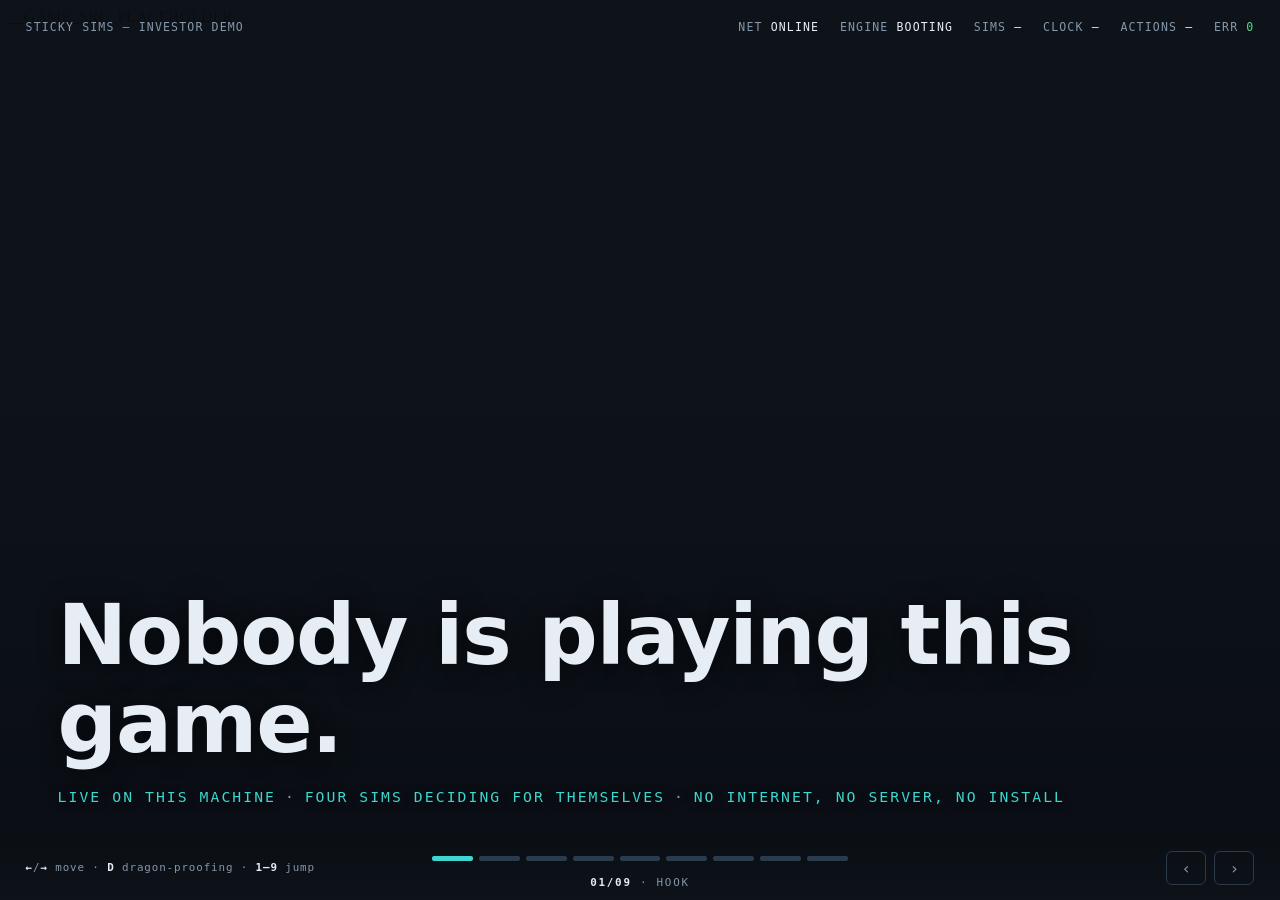
<file: pitch/template.html>
<!DOCTYPE html>
<html lang="en">
<head>
<meta charset="UTF-8" />
<meta name="viewport" content="width=device-width, initial-scale=1.0" />
<title>Sticky Sims — Investor Demo</title>
<style>
/* ════════════════════════════════════════════════════════════════
   STICKY SIMS — INVESTOR DEMO
   Art direction lifted from the product itself: dark instrument
   panel, cyan accents, monospace readouts. One idea per screen.
   ════════════════════════════════════════════════════════════════ */
:root {
  --bg: #0e131a;
  --panel: #161d27;
  --panel-2: #1d2531;
  --line: #2c3a4d;
  --ink: #e6edf5;
  --muted: #8497ab;
  --cyan: #3dd6d0;
  --amber: #f5a623;
  --red: #f2555a;
  --green: #4ade80;
  --mono: ui-monospace, "SF Mono", "Cascadia Mono", Menlo, Consolas, monospace;
  --sans: system-ui, -apple-system, "Segoe UI", Roboto, sans-serif;
  --chrome-top: 56px;
  --chrome-bottom: 64px;
}
*, *::before, *::after { box-sizing: border-box; margin: 0; padding: 0; }
html, body { height: 100%; overflow: hidden; }
body {
  font-family: var(--sans);
  background: var(--bg);
  color: var(--ink);
  font-size: clamp(15px, 1.25vw, 19px);
  line-height: 1.55;
}
::selection { background: rgba(61,214,208,.25); }

/* ── Live game layer (one iframe, always running) ─────────────── */
#game-layer {
  position: fixed; inset: 0;
  z-index: 2;
  opacity: 0;
  pointer-events: none;
  transition: opacity .45s ease;
}
body.game-hook #game-layer,
body.game-full #game-layer { opacity: 1; }
body.game-full #game-layer { pointer-events: auto; }
#game-frame-wrap {
  position: absolute; top: 0; left: 0;
  width: 1280px; height: 800px;
  transform-origin: top left;
}
body.game-full #game-frame-wrap {
  outline: 1px solid var(--line);
  box-shadow: 0 24px 80px rgba(0,0,0,.55);
  border-radius: 6px;
  overflow: hidden;
}
#game-frame { width: 100%; height: 100%; border: 0; display: block; background: var(--bg); }
body.game-hook #game-frame-wrap { border-radius: 0; outline: none; box-shadow: none; }

/* ── Slides ───────────────────────────────────────────────────── */
.slide {
  position: fixed;
  inset: var(--chrome-top) 0 var(--chrome-bottom) 0;
  z-index: 3;
  overflow-y: auto;
  background: var(--bg);
  opacity: 0;
  transform: translateY(14px);
  transition: opacity .4s ease, transform .4s ease;
  visibility: hidden;
  padding: clamp(16px, 3vh, 44px) clamp(20px, 4.5vw, 84px);
  display: flex;
  flex-direction: column;
  justify-content: center;
}
.slide.active { opacity: 1; transform: none; visibility: visible; }
.slide.transparent { background: transparent; pointer-events: none; }
.slide.transparent > * { pointer-events: auto; }
@media (prefers-reduced-motion: reduce) {
  .slide, #game-layer { transition: none; }
}
.inner { width: 100%; max-width: 1240px; margin: 0 auto; }

.kicker {
  font-family: var(--mono);
  font-size: clamp(11px, .95vw, 14px);
  letter-spacing: .18em;
  color: var(--cyan);
  margin-bottom: clamp(12px, 2.2vh, 26px);
}
h1 {
  font-size: clamp(2.1rem, 5.4vw, 4.8rem);
  line-height: 1.06;
  letter-spacing: -0.015em;
  font-weight: 700;
  max-width: 22ch;
}
.lede {
  margin-top: clamp(14px, 2.6vh, 30px);
  font-size: clamp(1.02rem, 1.7vw, 1.45rem);
  color: var(--muted);
  max-width: 62ch;
}
.lede strong { color: var(--ink); font-weight: 600; }

/* ── HOOK ─────────────────────────────────────────────────────── */
#s1 { justify-content: flex-end; }
#hook-vignette {
  position: fixed; inset: 0; z-index: 2; pointer-events: none;
  background: linear-gradient(to bottom, rgba(14,19,26,.28) 0%, rgba(14,19,26,.05) 40%, rgba(10,14,20,.88) 88%);
  opacity: 0; transition: opacity .45s ease;
}
body.game-hook #hook-vignette { opacity: 1; }
#s1 h1 { font-size: clamp(2.6rem, 6.5vw, 6rem); max-width: none; text-shadow: 0 2px 24px rgba(0,0,0,.6); }
#s1 .hook-caption {
  margin-top: 18px;
  font-family: var(--mono);
  font-size: clamp(12px, 1.15vw, 17px);
  letter-spacing: .14em;
  color: var(--cyan);
  text-shadow: 0 1px 8px rgba(0,0,0,.8);
}
#s1 .hook-caption .sep { color: var(--muted); padding: 0 .6em; }

/* ── Terminal panel (problem slide) ───────────────────────────── */
.term {
  margin-top: clamp(18px, 3vh, 34px);
  background: var(--panel);
  border: 1px solid var(--line);
  border-radius: 8px;
  padding: clamp(14px, 2.2vh, 26px) clamp(16px, 2vw, 30px);
  font-family: var(--mono);
  font-size: clamp(13px, 1.35vw, 19px);
  line-height: 2.05;
}
.term .cmd { color: var(--ink); }
.term .cmd::before { content: "> "; color: var(--muted); }
.term .deny { color: var(--red); font-weight: 600; }
.term .why { color: var(--muted); }
.footnote {
  margin-top: clamp(14px, 2.4vh, 26px);
  font-family: var(--mono);
  font-size: clamp(11px, .95vw, 14px);
  color: var(--muted);
  line-height: 1.8;
  max-width: 90ch;
}
.footnote b { color: var(--ink); font-weight: 600; }

/* ── Live demo slide ──────────────────────────────────────────── */
#s3 { justify-content: flex-start; padding-top: 0 !important; padding-bottom: 0 !important; }
#s3 .demo-head {
  display: flex; align-items: baseline; gap: 18px; flex-wrap: wrap; max-width: none;
  background: linear-gradient(to bottom, var(--bg) 0%, var(--bg) 78%, rgba(14,19,26,0) 100%);
  padding: clamp(14px, 2.6vh, 26px) clamp(20px, 4.5vw, 84px) clamp(22px, 3.4vh, 40px);
  margin: 0 calc(-1 * clamp(20px, 4.5vw, 84px));
}
#s3 h1 { font-size: clamp(1.3rem, 2.4vw, 2.1rem); }
#s3 .demo-sub { font-family: var(--mono); font-size: clamp(11px, 1vw, 14px); color: var(--muted); letter-spacing: .06em; }
#s3 .demo-hints {
  position: fixed; left: 0; right: 0; bottom: calc(var(--chrome-bottom) + 8px);
  text-align: center;
  font-family: var(--mono); font-size: clamp(11px, .95vw, 14px);
  color: var(--muted); letter-spacing: .05em;
  pointer-events: none;
  background: linear-gradient(to top, var(--bg) 0%, var(--bg) 55%, rgba(14,19,26,0) 100%);
  padding: 16px 0 10px;
}
#s3 .demo-hints b { color: var(--cyan); font-weight: 600; }
#btn-restart-sim {
  font-family: var(--mono); font-size: 12px; letter-spacing: .08em;
  color: var(--muted); background: var(--panel); border: 1px solid var(--line);
  border-radius: 6px; padding: 5px 12px; cursor: pointer;
}
#btn-restart-sim:hover { color: var(--ink); border-color: var(--muted); }

/* ── Moat panels ──────────────────────────────────────────────── */
.panels { display: grid; grid-template-columns: repeat(3, 1fr); gap: clamp(12px, 1.6vw, 24px); margin-top: clamp(20px, 3.4vh, 40px); }
@media (max-width: 900px) { .panels { grid-template-columns: 1fr; } }
.panel-card {
  background: var(--panel);
  border: 1px solid var(--line);
  border-radius: 10px;
  padding: clamp(16px, 2.4vh, 30px) clamp(16px, 1.8vw, 28px);
  display: flex; flex-direction: column; gap: 12px;
}
.panel-card h3 { font-size: clamp(1.05rem, 1.6vw, 1.4rem); line-height: 1.25; }
.panel-card p { color: var(--muted); font-size: clamp(.92rem, 1.25vw, 1.12rem); }
.panel-card .chip {
  margin-top: auto;
  font-family: var(--mono);
  font-size: clamp(10.5px, .9vw, 13px);
  color: var(--cyan);
  border-top: 1px solid var(--line);
  padding-top: 12px;
  letter-spacing: .04em;
}
.counterweight {
  margin-top: clamp(16px, 2.8vh, 30px);
  color: var(--muted);
  font-size: clamp(.95rem, 1.3vw, 1.18rem);
  max-width: 84ch;
  border-left: 2px solid var(--line);
  padding-left: 16px;
}

/* ── Stat tiles (market & proof) ──────────────────────────────── */
.tiles { display: grid; grid-template-columns: repeat(auto-fit, minmax(200px, 1fr)); gap: clamp(12px, 1.5vw, 22px); margin-top: clamp(20px, 3.4vh, 40px); }
.tile {
  background: var(--panel);
  border: 1px solid var(--line);
  border-radius: 10px;
  padding: clamp(14px, 2.2vh, 26px) clamp(14px, 1.6vw, 24px);
  display: flex; flex-direction: column; gap: 6px;
  border-top: 2px solid var(--cyan);
}
.tile .label { font-size: clamp(.82rem, 1.05vw, 1rem); color: var(--muted); }
.tile .value { font-family: var(--mono); font-weight: 700; font-size: clamp(1.9rem, 3.6vw, 3.4rem); line-height: 1.1; color: var(--ink); }
.tile .source { font-family: var(--mono); font-size: clamp(10px, .85vw, 12.5px); color: var(--muted); margin-top: auto; padding-top: 8px; }
.tile.gap { border-top-color: var(--amber); border-style: dashed; background: transparent; }
.tile.gap .value { font-size: clamp(.95rem, 1.4vw, 1.25rem); font-weight: 400; color: var(--amber); line-height: 1.5; }
.market-note { margin-top: clamp(14px, 2.4vh, 26px); color: var(--muted); font-size: clamp(.95rem, 1.3vw, 1.15rem); max-width: 84ch; }
.market-note b { color: var(--ink); font-weight: 600; }
details.sources { margin-top: clamp(12px, 2vh, 20px); font-family: var(--mono); font-size: clamp(10.5px, .9vw, 13px); color: var(--muted); }
details.sources summary { cursor: pointer; letter-spacing: .1em; color: var(--cyan); user-select: none; }
details.sources ul { list-style: none; margin-top: 10px; line-height: 1.9; }
details.sources li { word-break: break-all; }
details.sources .src-name { color: var(--ink); }

/* ── Founder-input fields (visibly unfilled placeholders) ─────── */
.fill {
  display: inline-block;
  font-family: var(--mono);
  border: 1px dashed var(--amber);
  border-radius: 6px;
  padding: .18em .5em;
  min-width: 8ch;
  color: var(--ink);
  outline: none;
  cursor: text;
  background: rgba(245,166,35,.05);
}
.fill:empty::before { content: "[[ " attr(data-hint) " ]]"; color: var(--amber); opacity: .95; }
.fill:focus { border-style: solid; background: rgba(245,166,35,.1); }
.fill.filled { border: 1px solid var(--line); background: var(--panel-2); }
.fill-note { font-family: var(--mono); font-size: clamp(10px, .85vw, 12.5px); color: var(--muted); letter-spacing: .05em; }

/* ── Model slide ──────────────────────────────────────────────── */
.decision-block {
  margin-top: clamp(18px, 3vh, 34px);
  border: 1px dashed var(--amber);
  border-radius: 10px;
  padding: clamp(16px, 2.6vh, 30px) clamp(16px, 2vw, 30px);
}
.decision-block .db-label { font-family: var(--mono); font-size: clamp(10.5px, .9vw, 13px); letter-spacing: .16em; color: var(--amber); margin-bottom: 12px; }
.decision-block .fill { font-size: clamp(1.1rem, 2.2vw, 1.9rem); width: 100%; }
.candidates { display: grid; grid-template-columns: repeat(3, 1fr); gap: clamp(10px, 1.4vw, 20px); margin-top: clamp(16px, 2.6vh, 30px); }
@media (max-width: 900px) { .candidates { grid-template-columns: 1fr; } }
.candidate {
  background: var(--panel);
  border: 1px solid var(--line);
  border-radius: 10px;
  padding: clamp(12px, 2vh, 22px) clamp(14px, 1.6vw, 24px);
}
.candidate .c-tag { font-family: var(--mono); font-size: 10.5px; letter-spacing: .14em; color: var(--muted); margin-bottom: 8px; }
.candidate h4 { font-size: clamp(.98rem, 1.4vw, 1.2rem); margin-bottom: 6px; }
.candidate p { color: var(--muted); font-size: clamp(.85rem, 1.1vw, 1rem); }
.money-line {
  margin-top: clamp(18px, 3vh, 32px);
  display: flex; gap: 14px; flex-wrap: wrap; align-items: center;
  font-size: clamp(1rem, 1.5vw, 1.3rem);
}
.money-line .fill { min-width: 14ch; }

/* ── Proof slide ──────────────────────────────────────────────── */
.gate-line {
  margin-top: clamp(16px, 2.6vh, 28px);
  font-family: var(--mono);
  font-size: clamp(12px, 1.2vw, 16px);
  background: var(--panel);
  border: 1px solid var(--line);
  border-radius: 8px;
  padding: 12px 18px;
  color: var(--muted);
}
.gate-line .ok { color: var(--green); font-weight: 600; }
.gate-line .cmd-c { color: var(--cyan); }
.provenance { margin-top: clamp(16px, 2.6vh, 28px); color: var(--muted); font-size: clamp(.95rem, 1.35vw, 1.2rem); max-width: 84ch; }
.provenance b { color: var(--ink); font-weight: 600; }
.traction-block { margin-top: clamp(16px, 2.6vh, 28px); }
.traction-block .fill { font-size: clamp(1.05rem, 1.9vw, 1.6rem); width: 100%; }

/* ── Ask slide ────────────────────────────────────────────────── */
#s8 { text-align: center; }
#s8 .inner { max-width: 1000px; }
#s8 h1 { max-width: none; margin: 0 auto; }
.ask-amount { margin-top: clamp(20px, 4vh, 44px); }
.ask-amount .fill { font-size: clamp(2.4rem, 7vw, 6rem); font-weight: 700; min-width: 7ch; }
.ask-for { font-family: var(--mono); color: var(--muted); letter-spacing: .18em; font-size: clamp(12px, 1.2vw, 16px); margin: clamp(10px, 2vh, 20px) 0; }
.ask-equity .fill { font-size: clamp(1.8rem, 4.6vw, 3.8rem); font-weight: 700; min-width: 5ch; }
.funds { margin-top: clamp(24px, 4.5vh, 52px); text-align: left; max-width: 760px; margin-left: auto; margin-right: auto; }
.funds .f-label { font-family: var(--mono); font-size: clamp(10.5px, .9vw, 13px); letter-spacing: .16em; color: var(--muted); margin-bottom: 12px; text-align: center; }
.funds .fill { display: block; width: 100%; margin-bottom: 10px; font-size: clamp(.95rem, 1.4vw, 1.25rem); }

/* ── Dragon-proofing ──────────────────────────────────────────── */
#s9 { justify-content: flex-start; }
.dragons { margin-top: clamp(14px, 2.4vh, 28px); display: flex; flex-direction: column; gap: 10px; }
.dq {
  background: var(--panel);
  border: 1px solid var(--line);
  border-radius: 10px;
  overflow: hidden;
}
.dq > button {
  all: unset;
  display: flex; align-items: baseline; gap: 16px;
  width: 100%;
  padding: clamp(12px, 2vh, 20px) clamp(16px, 2vw, 26px);
  cursor: pointer;
  box-sizing: border-box;
}
.dq > button:hover { background: var(--panel-2); }
.dq > button:focus-visible { outline: 2px solid var(--cyan); outline-offset: -2px; }
.dq .qn { font-family: var(--mono); color: var(--red); font-weight: 700; font-size: clamp(.9rem, 1.2vw, 1.1rem); flex: none; }
.dq .qt { font-size: clamp(1rem, 1.7vw, 1.45rem); font-weight: 600; line-height: 1.3; }
.dq .qa {
  display: none;
  padding: 0 clamp(16px, 2vw, 26px) clamp(14px, 2.2vh, 24px) calc(clamp(16px, 2vw, 26px) + 2.6em);
  color: var(--muted);
  font-size: clamp(.92rem, 1.3vw, 1.15rem);
  max-width: 100ch;
}
.dq .qa b { color: var(--ink); font-weight: 600; }
.dq.open .qa { display: block; }
.dq.open > button .qt { color: var(--cyan); }
.dq .qa .fill { font-size: inherit; }

/* ── Chrome: top telemetry bar ────────────────────────────────── */
#chrome-top {
  position: fixed; top: 0; left: 0; right: 0; height: var(--chrome-top);
  z-index: 50;
  display: flex; align-items: center; justify-content: space-between;
  padding: 0 clamp(14px, 2vw, 32px);
  font-family: var(--mono);
  font-size: clamp(10px, .9vw, 13px);
  letter-spacing: .1em;
  color: var(--muted);
  background: linear-gradient(to bottom, rgba(14,19,26,.92), rgba(14,19,26,0));
  pointer-events: none;
}
#telemetry { display: flex; gap: 1.8em; white-space: nowrap; }
#telemetry .t-val { color: var(--ink); }
#telemetry .t-good { color: var(--green); }
#telemetry .t-bad { color: var(--red); }

/* ── Chrome: bottom progress rail ─────────────────────────────── */
#chrome-bottom {
  position: fixed; bottom: 0; left: 0; right: 0; height: var(--chrome-bottom);
  z-index: 50;
  display: grid; grid-template-columns: 1fr auto 1fr; align-items: center;
  gap: 16px;
  padding: 0 clamp(14px, 2vw, 32px);
  font-family: var(--mono);
  background: linear-gradient(to top, rgba(14,19,26,.94), rgba(14,19,26,0));
}
#key-hints { font-size: clamp(9.5px, .85vw, 12px); letter-spacing: .08em; color: var(--muted); }
#key-hints b { color: var(--ink); font-weight: 600; }
#rail-wrap { text-align: center; }
#rail { display: inline-flex; gap: 6px; }
#rail button {
  all: unset; box-sizing: border-box;
  width: clamp(26px, 3.2vw, 46px); height: 5px;
  background: var(--line);
  border-radius: 2px;
  cursor: pointer;
}
#rail button:hover { background: var(--muted); }
#rail button:focus-visible { outline: 2px solid var(--cyan); outline-offset: 2px; }
#rail button.done { background: rgba(61,214,208,.35); }
#rail button.current { background: var(--cyan); }
#rail-label { margin-top: 7px; font-size: clamp(9.5px, .85vw, 12px); letter-spacing: .16em; color: var(--muted); }
#rail-label b { color: var(--ink); font-weight: 600; }
#nav-btns { justify-self: end; display: flex; gap: 8px; }
#nav-btns button {
  all: unset; box-sizing: border-box;
  width: 40px; height: 34px;
  text-align: center; line-height: 34px;
  border: 1px solid var(--line); border-radius: 6px;
  color: var(--muted); font-size: 16px;
  cursor: pointer; user-select: none;
}
#nav-btns button:hover { color: var(--ink); border-color: var(--muted); }
#nav-btns button:focus-visible { outline: 2px solid var(--cyan); }
</style>
</head>
<body class="game-hidden" data-section="0">

<!-- ══ Live game: one instance, boots at load, never stops ══ -->
<div id="game-layer">
  <div id="game-frame-wrap">
    <iframe id="game-frame" title="Sticky Sims — live simulation"></iframe>
  </div>
</div>
<div id="hook-vignette"></div>

<!-- ══ 1 · HOOK ══ -->
<section class="slide transparent" id="s1">
  <div class="inner">
    <h1>Nobody is playing this game.</h1>
    <div class="hook-caption">
      LIVE ON THIS MACHINE<span class="sep">·</span>FOUR SIMS DECIDING FOR THEMSELVES<span class="sep">·</span>NO INTERNET, NO SERVER, NO INSTALL
    </div>
  </div>
</section>

<!-- ══ 2 · THE PROBLEM ══ -->
<section class="slide" id="s2">
  <div class="inner">
    <div class="kicker">02 · THE PROBLEM</div>
    <h1>Software can teach people risky work safely. It can’t reach them.</h1>
    <p class="lede">Simulation is how you practise the expensive mistake before it costs anything — the lab induction, the safety drill, the machine you only get one chance to break. But the institutions that need it most run <strong>locked-down machines</strong> that can’t install software, and — increasingly in Europe — <strong>aren’t allowed to touch the cloud</strong>.</p>
    <div class="term" role="img" aria-label="Three refusals: install denied by device policy, cloud denied by legal, procurement deferred">
      <div><span class="cmd">install training-simulator.msi</span> &nbsp;<span class="deny">DENIED</span> <span class="why">— managed device. IT policy.</span></div>
      <div><span class="cmd">open cloud-simulator.io</span> &nbsp;<span class="deny">DENIED</span> <span class="why">— pupil data would leave the EU. Legal says no.¹</span></div>
      <div><span class="cmd">request procurement review</span> &nbsp;<span class="deny">DEFERRED</span> <span class="why">— no budget line, next cycle.</span></div>
    </div>
    <p class="footnote">
      ¹ In July 2022 the Danish data-protection authority banned a municipality’s schools from using Google Workspace over US data transfers <b>(Datatilsynet, Helsingør ruling — gdprhub.eu)</b>.
      Meanwhile 50 million students and educators work on Chromebooks <b>(Google, Sept 2024)</b> — machines built to install nothing.
      Every simulation vendor answers with an install, an account, or a cloud. The buyer’s machine says no to all three.
    </p>
  </div>
</section>

<!-- ══ 3 · THE PRODUCT — LIVE ══ -->
<section class="slide transparent" id="s3">
  <div class="demo-head inner">
    <div class="kicker" style="margin:0">03 · THE PRODUCT — LIVE</div>
    <h1>Sticky Sims — a full life simulation in one 372&thinsp;KB file. This is it, running.</h1>
    <button id="btn-restart-sim" title="Reload the simulation">restart sim</button>
  </div>
  <div class="demo-hints">click a <b>sim</b> — or a portrait, left — to inspect needs, skills, relationships · keys <b>1–4</b> speed, <b>P</b> pause · do nothing, and they carry on without you</div>
</section>

<!-- ══ 4 · WHY IT'S HARD TO COPY ══ -->
<section class="slide" id="s4">
  <div class="inner">
    <div class="kicker">04 · WHY THIS IS HARD TO COPY</div>
    <h1>The moat isn’t the code. It’s where the code can run.</h1>
    <div class="panels">
      <div class="panel-card">
        <h3>It runs where vendors can’t follow</h3>
        <p>No install, no account, no server, no network call. It doesn’t pass IT review — it never triggers one. A school Chromebook, an air-gapped lab, a USB stick in a secure facility: the same file, double-clicked.</p>
        <div class="chip">deps 0 · payload 372 KB · network calls 0</div>
      </div>
      <div class="panel-card">
        <h3>Nothing to patch, nothing to approve</h3>
        <p>Zero dependencies means zero supply chain — no package tree to audit, no framework to fall out of date, no vulnerability feed to watch. Plain JavaScript an institution can read, in full, before running it.</p>
        <div class="chip">9,512 lines · 10 modules · audit surface: all of it</div>
      </div>
      <div class="panel-card">
        <h3>Discipline a copycat must rediscover</h3>
        <p>A frozen interface contract and a headless merge gate block regressions automatically. The same gate that verified this build fails the buggy one. Scenarios are data — rooms, objects, careers, schedules are definitions, not code.</p>
        <div class="chip">INTERFACES.md · harness.js · gate 11/11</div>
      </div>
    </div>
    <p class="counterweight">None of this stops a determined copy. What it buys is time with the buyers everyone else is architecturally locked out of — and evidence that this founder ships verified work while they try.</p>
  </div>
</section>

<!-- ══ 5 · THE MARKET ══ -->
<section class="slide" id="s5">
  <div class="inner">
    <div class="kicker">05 · THE MARKET</div>
    <h1>Both sides of the wedge are already priced.</h1>
    <div class="tiles">
      <div class="tile">
        <div class="label">The Sims — lifetime players</div>
        <div class="value">500M</div>
        <div class="source">EA press release · Feb 2025</div>
      </div>
      <div class="tile">
        <div class="label">inZOI — copies sold, first week</div>
        <div class="value">1M</div>
        <div class="source">Krafton press · Apr 2025</div>
      </div>
      <div class="tile">
        <div class="label">Immersive training market, 2024</div>
        <div class="value">$16.4B</div>
        <div class="source">Grand View Research</div>
      </div>
      <div class="tile">
        <div class="label">Raised by Labster — virtual lab sims</div>
        <div class="value">$147M</div>
        <div class="source">Labster / PR Newswire · 2021–22</div>
      </div>
      <div class="tile gap">
        <div class="label">Beachhead — first target segment</div>
        <div class="value" contenteditable="true" data-key="beachhead" data-hint="FIGURE NEEDED: size the chosen beachhead (e.g. Nordic lab &amp; safety training spend) + source" class="fill"></div>
        <div class="source">founder decision → then source it</div>
      </div>
    </div>
    <p class="market-note">The consumer numbers prove <b>appetite</b> — a first credible new entrant in years sold a million copies in a week. The training numbers price the <b>wedge</b>: institutions already pay for simulation, and investors already fund it. Nobody serves the locked-down, cloud-forbidden corner of that market. That corner is the business.</p>
    <details class="sources">
      <summary>SOURCES — pulled 11 Jul 2026 · verify each before presenting</summary>
      <ul>
        <li><span class="src-name">EA, “The Sims Celebrates 25 Years” (“more than 500 million lifetime players”):</span> news.ea.com/press-releases/press-releases-details/2025/The-Sims-Celebrates-25-Years-of-Simulated-Life/default.aspx</li>
        <li><span class="src-name">Krafton, “1 million sales of inZOI in first week of early access” (4 Apr 2025):</span> krafton.com/en/news/press/krafton-hits-1-million-sales-of-inzoi-in-first-week-of-early-access-launch/</li>
        <li><span class="src-name">Grand View Research, Immersive Training Market (USD 16,401.8M in 2024):</span> grandviewresearch.com/industry-analysis/immersive-training-market-report</li>
        <li><span class="src-name">Labster $60M Series C led by Andreessen Horowitz (2021):</span> prnewswire.com/news-releases/labster-secures-60m-in-series-c-funding-led-by-andreessen-horowitz-301225763.html</li>
        <li><span class="src-name">Labster +$47M, total $147M (Apr 2022):</span> labster.com/news/new-funding-april-2022</li>
        <li><span class="src-name">Google for Education, 50M students &amp; educators on Chromebooks (Sept 2024):</span> blog.google/outreach-initiatives/education/google-chromebook-feature-update-september-2024/</li>
        <li><span class="src-name">Datatilsynet Helsingør ruling, July 2022 (Google Workspace ban in municipal schools):</span> gdprhub.eu/index.php?title=Datatilsynet_(Denmark)_-_2020-431-0061_(Helsingor_decision_no._4)</li>
      </ul>
    </details>
  </div>
</section>

<!-- ══ 6 · THE MODEL ══ -->
<section class="slide" id="s6">
  <div class="inner">
    <div class="kicker">06 · THE MODEL</div>
    <h1>How money arrives.</h1>
    <div class="decision-block">
      <div class="db-label">FOUNDER DECISION — UNFILLED. THE DECK DOES NOT GUESS.</div>
      <span class="fill" contenteditable="true" data-key="model-primary" data-hint="PRIMARY REVENUE MODEL — pick exactly one of the candidates below, or your own"></span>
    </div>
    <div class="candidates">
      <div class="candidate">
        <div class="c-tag">CANDIDATE A — NOT CHOSEN</div>
        <h4>Free game + paid scenario packs</h4>
        <p>Consumer route. The game is the funnel; content is the product.</p>
      </div>
      <div class="candidate">
        <div class="c-tag">CANDIDATE B — NOT CHOSEN</div>
        <h4>Engine licensed to training providers</h4>
        <p>B2B route. White-label the engine to the people who already sell training to institutions.</p>
      </div>
      <div class="candidate">
        <div class="c-tag">CANDIDATE C — NOT CHOSEN</div>
        <h4>Creator marketplace</h4>
        <p>Platform route. Others author scenarios; the engine takes a cut.</p>
      </div>
    </div>
    <div class="money-line">
      <span>Who pays</span> <span class="fill" contenteditable="true" data-key="model-who" data-hint="the buyer"></span>
      <span>for what</span> <span class="fill" contenteditable="true" data-key="model-what" data-hint="the thing invoiced"></span>
      <span>when</span> <span class="fill" contenteditable="true" data-key="model-when" data-hint="the trigger event"></span>
    </div>
    <p class="fill-note" style="margin-top:18px">amber fields are editable — click, type, they persist on this machine</p>
  </div>
</section>

<!-- ══ 7 · TRACTION / PROOF ══ -->
<section class="slide" id="s7">
  <div class="inner">
    <div class="kicker">07 · TRACTION &amp; PROOF</div>
    <h1>Every claim on this screen is reproducible.</h1>
    <div class="tiles">
      <div class="tile">
        <div class="label">Frames simulated under the gate</div>
        <div class="value">12,000</div>
        <div class="source">= 7 simulated days</div>
      </div>
      <div class="tile">
        <div class="label">Autonomous actions started</div>
        <div class="value">1,343</div>
        <div class="source">1,342 completed</div>
      </div>
      <div class="tile">
        <div class="label">Runtime errors</div>
        <div class="value">0</div>
        <div class="source">across all 12,000 frames</div>
      </div>
      <div class="tile">
        <div class="label">Correctness checks passing</div>
        <div class="value">11/11</div>
        <div class="source">headless merge gate</div>
      </div>
    </div>
    <div class="gate-line"><span class="cmd-c">$ node harness.js 12000</span> &nbsp;→&nbsp; <span class="ok">✅ GATE PASSED — safe to merge.</span> &nbsp;Re-run it in front of them if they ask.</div>
    <p class="provenance">Built with an <b>AI agent swarm</b>, then <b>audited by hand</b>. The audit caught three integration bugs the swarm’s own report claimed were fixed — including a fix written into a file the game never loads. All three are fixed, and that whole class of failure is now blocked automatically by a frozen interface contract (<b>INTERFACES.md</b>) and a headless merge gate (<b>harness.js</b>). The point is not how it was built. The point is that <b>nothing ships here unverified</b> — including the numbers on this screen.</p>
    <div class="traction-block">
      <div class="db-label" style="font-family:var(--mono);font-size:clamp(10.5px,.9vw,13px);letter-spacing:.16em;color:var(--amber);margin-bottom:10px">TRACTION — FOUNDER INPUT, STATED PLAINLY</div>
      <span class="fill" contenteditable="true" data-key="traction" data-hint="users / revenue / LOIs / pilots — if there are none, write the words “pre-launch” and own it"></span>
    </div>
  </div>
</section>

<!-- ══ 8 · THE ASK ══ -->
<section class="slide" id="s8">
  <div class="inner">
    <div class="kicker" style="text-align:center">08 · THE ASK</div>
    <div class="ask-amount"><span class="fill" contenteditable="true" data-key="ask-amount" data-hint="AMOUNT — £ / NOK"></span></div>
    <div class="ask-for">FOR</div>
    <div class="ask-equity"><span class="fill" contenteditable="true" data-key="ask-equity" data-hint="EQUITY %"></span></div>
    <div class="funds">
      <div class="f-label">WHAT THE MONEY BUYS — THREE LINES, NO MORE</div>
      <span class="fill" contenteditable="true" data-key="funds-1" data-hint="use of funds — line 1"></span>
      <span class="fill" contenteditable="true" data-key="funds-2" data-hint="use of funds — line 2"></span>
      <span class="fill" contenteditable="true" data-key="funds-3" data-hint="use of funds — line 3"></span>
    </div>
  </div>
</section>

<!-- ══ 9 · DRAGON-PROOFING ══ -->
<section class="slide" id="s9">
  <div class="inner">
    <div class="kicker">09 · DRAGON-PROOFING</div>
    <h1 style="font-size:clamp(1.6rem,3.4vw,2.8rem)">The five questions most likely to kill this — asked properly.</h1>
    <div class="dragons">

      <div class="dq">
        <button type="button" aria-expanded="false">
          <span class="qn">Q1</span>
          <span class="qt">“EA has The Sims, 500 million lifetime players, and infinite money. Krafton just showed a challenger needs a AAA studio and a marketing war chest. Why won’t they crush you?”</span>
        </button>
        <div class="qa">
          <p>They would — <b>if I were competing for their player.</b> I’m not. EA sells installed content to consumers with gaming hardware; its cost base needs exactly the machines and wallets I don’t target. My buyer is an institution whose computers can’t install anything — a place EA has no product for and no economic reason to build one. A 372&thinsp;KB offline file is beneath their cost structure, not ahead of it.</p>
          <p style="margin-top:10px">Krafton’s million first-week copies cut the other way: they prove the genre has demand EA leaves unserved — and inZOI chases the high-end GPU owner, the opposite corner from a school Chromebook. <b>If I ever pitch this as a Sims competitor, kill the pitch.</b> That’s why I don’t.</p>
        </div>
      </div>

      <div class="dq">
        <button type="button" aria-expanded="false">
          <span class="qn">Q2</span>
          <span class="qt">“Who actually pays, and why now? Name the buyer, the budget line, and the reason it can’t wait.”</span>
        </button>
        <div class="qa">
          <p><b>Today: nobody pays. This is pre-revenue and I won’t dress that up.</b> The buyer I’m going after is <span class="fill" contenteditable="true" data-key="dragon-buyer" data-hint="FOUNDER: named buyer type / first target institution"></span> — an organisation with a training obligation it already budgets for. Why now: since the 2022 Helsingør ruling, European regulators have been pulling institutions off US clouds while their device fleets stay locked down. The training obligation didn’t go away; the means to meet it did.</p>
          <p style="margin-top:10px">The raise exists to convert exactly one such institution into a paying pilot. <b>That pilot is the real answer to this question — and it’s what the money buys.</b></p>
        </div>
      </div>

      <div class="dq">
        <button type="button" aria-expanded="false">
          <span class="qn">Q3</span>
          <span class="qt">“You built this with AI agents. If it cost you nearly nothing, it costs a competitor nearly nothing. What exactly am I buying?”</span>
        </button>
        <div class="qa">
          <p>Not the code — the code is honestly cheap now, for me and for everyone. You’re buying three things. <b>One: the wedge</b> — a working zero-install engine already pointed at buyers other vendors are architecturally locked out of. <b>Two: the verification culture</b> — the swarm shipped confident false claims; the audit caught three of them; the merge gate now catches that class automatically. When code gets cheap, disciplined verification gets more valuable, not less. <b>Three: speed</b> — the same method that produced 9,512 verified lines produces scenario packs.</p>
          <p style="margin-top:10px">If AI really does make software nearly free, returns move to whoever ships <b>trustworthy</b> software fastest. That’s the bet.</p>
        </div>
      </div>

      <div class="dq">
        <button type="button" aria-expanded="false">
          <span class="qn">Q4</span>
          <span class="qt">“Labster raised $147M and sells lab simulation to universities today. You’re one person with a text file. Why do you win?”</span>
        </button>
        <div class="qa">
          <p><b>I don’t beat Labster where Labster works — I sell where they can’t go.</b> They are cloud-delivered by architecture: subscriptions, accounts, servers. Any institution that can use the cloud probably should use them; their $147M raised is my evidence the buyer exists. But air-gapped, offline, data-never-leaves-the-building deployments aren’t a feature they can patch in — they’re an architecture, and a business model, they’d have to abandon.</p>
          <p style="margin-top:10px">Those deployments are smaller markets — and I’m one person with a 372&thinsp;KB payload. <b>My cost floor fits markets their cost floor can’t.</b></p>
        </div>
      </div>

      <div class="dq">
        <button type="button" aria-expanded="false">
          <span class="qn">Q5</span>
          <span class="qt">“No revenue, no pilot, no team — and you have other commitments. How much of your life does this get, and what exactly does my money buy in twelve months?”</span>
        </button>
        <div class="qa">
          <p><span class="fill" contenteditable="true" data-key="dragon-commit" data-hint="FOUNDER: the true hours/week this gets, and what triggers going full-time — do not soften it"></span></p>
          <p style="margin-top:10px">What the money buys is the same three lines as the ask — and one concrete promise: <b>within twelve months there is either a paying pilot, or a documented reason there never will be.</b> I ship verified work or I say plainly that it failed. You’ve seen the habit in this deck: the gaps are marked, not painted over.</p>
        </div>
      </div>

    </div>
  </div>
</section>

<!-- ══ Chrome ══ -->
<header id="chrome-top" aria-hidden="true">
  <div>STICKY SIMS — INVESTOR DEMO</div>
  <div id="telemetry">
    <span>NET <span class="t-val" id="t-net">—</span></span>
    <span>ENGINE <span class="t-val" id="t-engine">BOOTING</span></span>
    <span>SIMS <span class="t-val" id="t-sims">—</span></span>
    <span>CLOCK <span class="t-val" id="t-clock">—</span></span>
    <span>ACTIONS <span class="t-val" id="t-actions">—</span></span>
    <span>ERR <span class="t-val t-good" id="t-err">0</span></span>
  </div>
</header>

<footer id="chrome-bottom">
  <div id="key-hints"><b>←</b>/<b>→</b> move · <b>D</b> dragon-proofing · <b>1–9</b> jump</div>
  <div id="rail-wrap">
    <div id="rail" role="tablist" aria-label="Sections"></div>
    <div id="rail-label"><b id="rail-num">01/09</b> · <span id="rail-name">HOOK</span></div>
  </div>
  <div id="nav-btns">
    <button id="btn-prev" aria-label="Previous section">‹</button>
    <button id="btn-next" aria-label="Next section">›</button>
  </div>
</footer>

<script>
(function () {
  'use strict';

  /* ── The entire game, inlined at build time (JSON string) ───── */
  var GAME_SRC = "__GAME_SRC_PLACEHOLDER__";

  /* ── Sections ───────────────────────────────────────────────── */
  var SECTIONS = [
    { id: 's1', name: 'HOOK',            game: 'hook' },
    { id: 's2', name: 'THE PROBLEM',     game: 'hidden' },
    { id: 's3', name: 'THE PRODUCT — LIVE', game: 'full' },
    { id: 's4', name: 'THE MOAT',        game: 'hidden' },
    { id: 's5', name: 'THE MARKET',      game: 'hidden' },
    { id: 's6', name: 'THE MODEL',       game: 'hidden' },
    { id: 's7', name: 'PROOF',           game: 'hidden' },
    { id: 's8', name: 'THE ASK',         game: 'hidden' },
    { id: 's9', name: 'DRAGON-PROOFING', game: 'hidden' }
  ];
  var current = 0;

  var frame = document.getElementById('game-frame');
  var wrap = document.getElementById('game-frame-wrap');

  function bootGame() {
    frame.srcdoc = GAME_SRC;
  }
  // The kiosk message can race the iframe's first load — resend on load.
  frame.addEventListener('load', function () {
    postToGame({ type: 'kiosk', on: SECTIONS[current].game === 'hook' });
  });

  /* ── Layout: scale the fixed-size game to the viewport ──────── */
  var GAME_W = 1280, GAME_H = 800;
  function layoutGame() {
    var mode = SECTIONS[current].game;
    var vw = window.innerWidth, vh = window.innerHeight;
    if (mode === 'hook') {
      // Kiosk: iframe fills the screen; the game covers via object-fit.
      wrap.style.width = vw + 'px';
      wrap.style.height = vh + 'px';
      wrap.style.transform = 'none';
      frame.style.width = vw + 'px';
      frame.style.height = vh + 'px';
    } else {
      // Instrument panel: fit 1280×800 between the chrome bars.
      var topH = 62, botH = 74, pad = 10;
      if (mode === 'full') {
        // Section 3's title sits over the game; its height varies with
        // viewport width (clamp/vw units), so measure it live and start
        // the game right below it — never guess a fixed offset.
        var head = document.querySelector('#s3 .demo-head');
        if (head) topH = Math.max(topH, Math.ceil(head.getBoundingClientRect().bottom) + 14);
        var hints = document.querySelector('#s3 .demo-hints');
        if (hints) botH = Math.max(botH, Math.ceil(vh - hints.getBoundingClientRect().top) + 14);
      }
      var availW = vw - pad * 2, availH = vh - topH - botH;
      var s = Math.min(availW / GAME_W, availH / GAME_H);
      var x = (vw - GAME_W * s) / 2;
      var y = topH + (availH - GAME_H * s) / 2;
      wrap.style.width = GAME_W + 'px';
      wrap.style.height = GAME_H + 'px';
      wrap.style.transform = 'translate(' + x + 'px,' + y + 'px) scale(' + s + ')';
      frame.style.width = GAME_W + 'px';
      frame.style.height = GAME_H + 'px';
    }
  }
  window.addEventListener('resize', layoutGame);

  function postToGame(msg) {
    try { if (frame.contentWindow) frame.contentWindow.postMessage(msg, '*'); } catch (e) {}
  }

  /* ── Navigation ─────────────────────────────────────────────── */
  var rail = document.getElementById('rail');
  SECTIONS.forEach(function (s, i) {
    var b = document.createElement('button');
    b.setAttribute('aria-label', (i + 1) + ' — ' + s.name);
    b.title = (i + 1) + ' · ' + s.name;
    b.addEventListener('click', function () { go(i); });
    rail.appendChild(b);
  });
  var railBtns = Array.prototype.slice.call(rail.children);

  function pad2(n) { return (n < 10 ? '0' : '') + n; }

  function go(i) {
    if (i < 0) i = 0;
    if (i > SECTIONS.length - 1) i = SECTIONS.length - 1;
    current = i;
    SECTIONS.forEach(function (s, j) {
      document.getElementById(s.id).classList.toggle('active', j === i);
      railBtns[j].classList.toggle('current', j === i);
      railBtns[j].classList.toggle('done', j < i);
    });
    document.getElementById('rail-num').textContent = pad2(i + 1) + '/' + pad2(SECTIONS.length);
    document.getElementById('rail-name').textContent = SECTIONS[i].name;
    var mode = SECTIONS[i].game;
    document.body.classList.toggle('game-hook', mode === 'hook');
    document.body.classList.toggle('game-full', mode === 'full');
    document.body.classList.toggle('game-hidden', mode === 'hidden');
    postToGame({ type: 'kiosk', on: mode === 'hook' });
    layoutGame();
    // Re-measure once the slide's enter transition (.4s) settles — the
    // title's on-screen position can be mid-transform at the instant above.
    if (mode === 'full') setTimeout(layoutGame, 450);
    document.body.dataset.section = String(i);
  }

  document.getElementById('btn-prev').addEventListener('click', function () { go(current - 1); });
  document.getElementById('btn-next').addEventListener('click', function () { go(current + 1); });
  document.getElementById('btn-restart-sim').addEventListener('click', function () {
    bootGame();
  });

  function inEditable() {
    var el = document.activeElement;
    return el && (el.isContentEditable || el.tagName === 'INPUT' || el.tagName === 'TEXTAREA' || el.tagName === 'SELECT');
  }

  document.addEventListener('keydown', function (e) {
    if (inEditable()) return;
    switch (e.key) {
      case 'ArrowRight': case 'PageDown': go(current + 1); e.preventDefault(); break;
      case 'ArrowLeft':  case 'PageUp':   go(current - 1); e.preventDefault(); break;
      case 'Home': go(0); e.preventDefault(); break;
      case 'End':  go(SECTIONS.length - 1); e.preventDefault(); break;
      case 'd': case 'D': go(8); break;
      case 'g': case 'G': go(2); break;
      default:
        if (/^[1-9]$/.test(e.key) && !e.ctrlKey && !e.altKey && !e.metaKey) go(Number(e.key) - 1);
    }
  });

  // Nav keys forwarded out of the game iframe, plus live telemetry in.
  window.addEventListener('message', function (e) {
    var d = e.data || {};
    if (d.type === 'nav') {
      if (d.key === 'ArrowRight' || d.key === 'PageDown') go(current + 1);
      if (d.key === 'ArrowLeft' || d.key === 'PageUp') go(current - 1);
    }
    if (d.type === 'telemetry') updateTelemetry(d);
  });

  /* ── Telemetry readouts (all live, nothing hardcoded) ───────── */
  var tEngine = document.getElementById('t-engine');
  var tSims = document.getElementById('t-sims');
  var tClock = document.getElementById('t-clock');
  var tActions = document.getElementById('t-actions');
  var tErr = document.getElementById('t-err');

  function updateTelemetry(d) {
    tEngine.textContent = d.paused ? 'PAUSED' : 'ONLINE';
    tEngine.className = 't-val' + (d.paused ? '' : ' t-good');
    if (typeof d.sims === 'number') tSims.textContent = d.sims;
    if (typeof d.day === 'number') {
      tClock.textContent = 'D' + d.day + ' ' + pad2(d.hour || 0) + ':' + pad2(Math.floor(d.minute || 0));
    }
    if (typeof d.actions === 'number') tActions.textContent = d.actions;
    tErr.textContent = d.errs || 0;
    tErr.className = 't-val ' + (d.errs ? 't-bad' : 't-good');
  }

  var tNet = document.getElementById('t-net');
  function updateNet() {
    var off = !navigator.onLine;
    // Offline is the point — it reads as the good state here.
    tNet.textContent = off ? 'OFFLINE ✓' : 'ONLINE';
    tNet.className = 't-val' + (off ? ' t-good' : '');
  }
  window.addEventListener('online', updateNet);
  window.addEventListener('offline', updateNet);
  updateNet();

  /* ── Founder-input fields: persist locally, never invent ────── */
  var LS_PREFIX = 'stickypitch.';
  function lsGet(k) { try { return localStorage.getItem(LS_PREFIX + k); } catch (e) { return null; } }
  function lsSet(k, v) { try { localStorage.setItem(LS_PREFIX + k, v); } catch (e) {} }
  Array.prototype.forEach.call(document.querySelectorAll('.fill[data-key]'), function (el) {
    var k = el.dataset.key;
    var saved = lsGet(k);
    if (saved) { el.textContent = saved; el.classList.add('filled'); }
    el.addEventListener('input', function () {
      var v = el.textContent.trim();
      lsSet(k, v);
      el.classList.toggle('filled', v.length > 0);
    });
    // Keep pitch shortcuts from firing while typing; allow Escape to blur.
    el.addEventListener('keydown', function (e) {
      if (e.key === 'Escape') { el.blur(); }
      if (e.key === 'Enter' && !el.classList.contains('multiline')) { e.preventDefault(); el.blur(); }
    });
  });

  /* ── Dragon-proofing accordion ──────────────────────────────── */
  Array.prototype.forEach.call(document.querySelectorAll('.dq > button'), function (btn) {
    btn.addEventListener('click', function () {
      var dq = btn.parentElement;
      var open = dq.classList.toggle('open');
      btn.setAttribute('aria-expanded', open ? 'true' : 'false');
    });
  });

  /* ── Boot ───────────────────────────────────────────────────── */
  bootGame();
  go(0);
})();
</script>
</body>
</html>
</file>
<file: sims-lab/style.css>
/* ============================================
   Stick Sims — Dark Theme Stylesheet
   ============================================ */

/* ── CSS Variables ── */
:root {
  --bg: #0e131a;
  --panel: #161d27;
  --panel-2: #1d2531;
  --line: #2c3a4d;
  --ink: #e6edf5;
  --muted: #8497ab;
  --cyan: #3dd6d0;
  --amber: #f5a623;
  --red: #f2555a;
  --green: #4ade80;
  --pink: #f472b6;
  --purple: #a78bfa;
  --blue: #60a5fa;

  /* Need colors */
  --need-hunger: #f5a623;
  --need-energy: #4ade80;
  --need-bladder: #3dd6d0;
  --need-hygiene: #60a5fa;
  --need-social: #e879f9;
  --need-fun: #f472b6;
  --need-comfort: #a78bfa;
  --need-environment: #34d399;

  --mono: ui-monospace, "SF Mono", "Cascadia Mono", Menlo, Consolas, monospace;
  --sans: system-ui, -apple-system, "Segoe UI", Roboto, sans-serif;

  /* Semantic aliases */
  --header-h: 50px;
  --sidebar-w: 280px;
  --canvas-w: 960px;
  --canvas-h: 720px;
}

/* ── Reset & Base ── */
*, *::before, *::after {
  box-sizing: border-box;
  margin: 0;
  padding: 0;
}

html, body {
  height: 100%;
  overflow: hidden;
}

body {
  font-family: var(--sans);
  font-size: 13px;
  line-height: 1.5;
  color: var(--ink);
  background: var(--bg);
  display: flex;
  flex-direction: column;
  min-width: 320px;
}

/* ── Utility ── */
.sr-only {
  position: absolute;
  width: 1px;
  height: 1px;
  padding: 0;
  margin: -1px;
  overflow: hidden;
  clip: rect(0, 0, 0, 0);
  white-space: nowrap;
  border: 0;
}

/* ── Header ── */
#game-header {
  display: flex;
  align-items: center;
  gap: 12px;
  height: var(--header-h);
  min-height: var(--header-h);
  padding: 0 16px;
  background: var(--panel);
  border-bottom: 1px solid var(--line);
  flex-shrink: 0;
  overflow-x: auto;
}

#game-header h1 {
  font-family: var(--mono);
  font-size: 16px;
  font-weight: 700;
  letter-spacing: 2px;
  color: var(--cyan);
  white-space: nowrap;
  margin-right: 8px;
}

/* ── Mode Tabs ── */
.mode-tabs {
  display: flex;
  gap: 2px;
  flex-shrink: 0;
}

.mode-btn {
  padding: 6px 18px;
  font-family: var(--sans);
  font-size: 12px;
  font-weight: 600;
  letter-spacing: 1px;
  color: var(--muted);
  background: var(--panel-2);
  border: 1px solid var(--line);
  border-radius: 4px;
  cursor: pointer;
  transition: all 120ms ease;
  white-space: nowrap;
}

.mode-btn:hover {
  border-color: var(--cyan);
  color: var(--cyan);
}

.mode-btn:focus-visible {
  outline: 2px solid var(--cyan);
  outline-offset: 2px;
}

.mode-btn.active {
  background: var(--cyan);
  color: var(--bg);
  border-color: var(--cyan);
}

/* ── Speed Controls ── */
.speed-controls {
  display: flex;
  gap: 2px;
  flex-shrink: 0;
}

.speed-btn {
  width: 36px;
  height: 28px;
  font-family: var(--mono);
  font-size: 12px;
  font-weight: 600;
  color: var(--muted);
  background: var(--panel-2);
  border: 1px solid var(--line);
  border-radius: 4px;
  cursor: pointer;
  transition: all 120ms ease;
  display: flex;
  align-items: center;
  justify-content: center;
}

.speed-btn:hover {
  border-color: var(--cyan);
  color: var(--cyan);
}

.speed-btn:focus-visible {
  outline: 2px solid var(--cyan);
  outline-offset: 2px;
}

.speed-btn.active {
  background: var(--cyan);
  color: var(--bg);
  border-color: var(--cyan);
}

/* ── Header Actions ── */
.header-actions {
  display: flex;
  gap: 6px;
  margin-left: auto;
  flex-shrink: 0;
}

/* ── Buttons ── */
.btn {
  padding: 6px 14px;
  font-family: var(--sans);
  font-size: 12px;
  font-weight: 600;
  color: var(--ink);
  background: var(--panel-2);
  border: 1px solid var(--line);
  border-radius: 4px;
  cursor: pointer;
  transition: all 120ms ease;
  white-space: nowrap;
}

.btn:hover {
  border-color: var(--cyan);
  color: var(--cyan);
}

.btn:focus-visible {
  outline: 2px solid var(--cyan);
  outline-offset: 2px;
}

.btn.danger {
  border-color: var(--red);
}

.btn.danger:hover {
  color: var(--red);
  background: rgba(242, 85, 90, 0.1);
}

.btn.danger:focus-visible {
  outline-color: var(--red);
}

.mini-btn {
  padding: 2px 8px;
  font-family: var(--sans);
  font-size: 10px;
  font-weight: 600;
  color: var(--muted);
  background: transparent;
  border: 1px solid var(--line);
  border-radius: 3px;
  cursor: pointer;
  transition: all 120ms ease;
  float: right;
}

.mini-btn:hover {
  border-color: var(--red);
  color: var(--red);
}

.mini-btn:focus-visible {
  outline: 2px solid var(--red);
  outline-offset: 1px;
}

/* ── Game Container ── */
.game-container {
  display: flex;
  flex: 1;
  min-height: 0;
  gap: 0;
}

/* ── Canvas Wrap ── */
.canvas-wrap {
  position: relative;
  flex: 1;
  display: flex;
  align-items: center;
  justify-content: center;
  background: #0a0e14;
  overflow: hidden;
  min-width: 0;
}

#game {
  display: block;
  max-width: 100%;
  max-height: 100%;
  image-rendering: pixelated;
}

/* ── Sidebar ── */
.sidebar {
  width: var(--sidebar-w);
  min-width: var(--sidebar-w);
  background: var(--bg);
  border-left: 1px solid var(--line);
  overflow-y: auto;
  overflow-x: hidden;
  padding: 10px;
  display: flex;
  flex-direction: column;
  gap: 0;
}

/* ── Panels ── */
.panel {
  background: var(--panel);
  border: 1px solid var(--line);
  border-radius: 6px;
  padding: 12px;
  margin-bottom: 10px;
}

.panel:last-child {
  margin-bottom: 0;
}

.panel h3 {
  font-size: 11px;
  font-weight: 700;
  text-transform: uppercase;
  letter-spacing: 1.5px;
  color: var(--muted);
  margin-bottom: 10px;
  display: flex;
  align-items: center;
  justify-content: space-between;
}

/* ── Sim Tabs ── */
.sim-tabs {
  display: flex;
  gap: 6px;
  padding-bottom: 10px;
  margin-bottom: 10px;
  border-bottom: 1px solid var(--line);
  overflow-x: auto;
  flex-shrink: 0;
  min-height: 52px;
}

.sim-tab {
  display: flex;
  flex-direction: column;
  align-items: center;
  gap: 3px;
  padding: 4px 8px;
  border: 2px solid transparent;
  border-radius: 6px;
  cursor: pointer;
  transition: all 120ms ease;
  background: transparent;
  color: var(--muted);
  font-family: var(--sans);
  flex-shrink: 0;
}

.sim-tab .sim-avatar {
  width: 28px;
  height: 28px;
  border-radius: 50%;
  background: var(--panel-2);
  border: 1px solid var(--line);
  display: flex;
  align-items: center;
  justify-content: center;
  font-size: 14px;
}

.sim-tab .sim-tab-name {
  font-size: 9px;
  font-weight: 600;
  letter-spacing: 0.5px;
  white-space: nowrap;
}

.sim-tab:hover {
  border-color: var(--line);
  color: var(--ink);
}

.sim-tab:focus-visible {
  outline: 2px solid var(--cyan);
  outline-offset: 2px;
}

.sim-tab.active {
  border-color: var(--cyan);
  color: var(--cyan);
  background: rgba(61, 214, 208, 0.05);
}

.sim-tab.active .sim-avatar {
  border-color: var(--cyan);
}

/* ── Sim Info Panel ── */
#panel-info h3 {
  font-size: 14px;
  color: var(--ink);
  text-transform: none;
  letter-spacing: 0;
  margin-bottom: 4px;
}

.mood {
  font-size: 12px;
  color: var(--muted);
  margin-bottom: 8px;
}

#sim-details {
  font-size: 11px;
  color: var(--muted);
  line-height: 1.6;
}

#sim-details .detail-row {
  display: flex;
  justify-content: space-between;
}

#sim-details .detail-label {
  color: var(--muted);
}

#sim-details .detail-value {
  color: var(--ink);
}

/* ── Need Bars ── */
#panel-needs h3 {
  margin-bottom: 10px;
}

.need-bar {
  display: flex;
  align-items: center;
  gap: 8px;
  margin-bottom: 6px;
  font-size: 11px;
}

.need-bar:last-child {
  margin-bottom: 0;
}

.need-label {
  width: 72px;
  text-align: right;
  color: var(--muted);
  font-size: 10px;
  font-weight: 600;
  text-transform: uppercase;
  letter-spacing: 0.5px;
  flex-shrink: 0;
}

.bar {
  flex: 1;
  height: 20px;
  background: var(--panel-2);
  border-radius: 3px;
  overflow: hidden;
  position: relative;
  border: 1px solid var(--line);
}

.bar span {
  display: block;
  height: 100%;
  width: 0%;
  border-radius: 2px;
  transition: width 200ms ease, background-color 200ms ease;
}

/* Need bar fills by data-need */
.need-bar[data-need="hunger"] .bar span { background: var(--need-hunger); }
.need-bar[data-need="energy"] .bar span { background: var(--need-energy); }
.need-bar[data-need="bladder"] .bar span { background: var(--need-bladder); }
.need-bar[data-need="hygiene"] .bar span { background: var(--need-hygiene); }
.need-bar[data-need="social"] .bar span { background: var(--need-social); }
.need-bar[data-need="fun"] .bar span { background: var(--need-fun); }
.need-bar[data-need="comfort"] .bar span { background: var(--need-comfort); }
.need-bar[data-need="environment"] .bar span { background: var(--need-environment); }

.need-value {
  width: 28px;
  text-align: left;
  color: var(--muted);
  font-family: var(--mono);
  font-size: 10px;
  flex-shrink: 0;
}

/* Critical state (< 25) */
.need-bar.critical .bar span {
  background: var(--red) !important;
  animation: pulse-critical 800ms ease-in-out infinite;
}

.need-bar.critical .need-label {
  color: var(--red);
}

.need-bar.critical .need-value {
  color: var(--red);
}

@keyframes pulse-critical {
  0%, 100% { opacity: 1; }
  50% { opacity: 0.5; }
}

/* Low state (< 50) */
.need-bar.low .bar span {
  filter: brightness(0.7);
}

.need-bar.low .need-label {
  color: var(--amber);
}

/* ── Queue Panel ── */
#queue-list {
  list-style: none;
  max-height: 120px;
  overflow-y: auto;
}

#queue-list li {
  padding: 4px 8px;
  font-size: 11px;
  color: var(--ink);
  background: var(--panel-2);
  border: 1px solid var(--line);
  border-radius: 3px;
  margin-bottom: 4px;
  display: flex;
  align-items: center;
  justify-content: space-between;
  cursor: pointer;
  transition: all 100ms ease;
}

#queue-list li:hover {
  border-color: var(--cyan);
}

#queue-list li.empty {
  background: transparent;
  border: 1px dashed var(--line);
  color: var(--muted);
  font-style: italic;
  cursor: default;
  justify-content: center;
}

#queue-list li .queue-remove {
  color: var(--muted);
  font-size: 14px;
  line-height: 1;
  padding: 0 2px;
  cursor: pointer;
}

#queue-list li .queue-remove:hover {
  color: var(--red);
}

/* ── Panel Tabs (Skills/Relations/Career) ── */
.panel-tabs {
  display: flex;
  gap: 0;
  margin-bottom: 0;
}

.panel-tab {
  flex: 1;
  padding: 7px 4px;
  font-family: var(--sans);
  font-size: 10px;
  font-weight: 700;
  text-transform: uppercase;
  letter-spacing: 0.5px;
  color: var(--muted);
  background: var(--panel-2);
  border: 1px solid var(--line);
  border-bottom: none;
  border-radius: 4px 4px 0 0;
  cursor: pointer;
  transition: all 120ms ease;
  position: relative;
  top: 1px;
}

.panel-tab:first-child {
  border-radius: 4px 0 0 0;
}

.panel-tab:last-child {
  border-radius: 0 4px 0 0;
}

.panel-tab:hover {
  color: var(--ink);
  background: var(--panel);
}

.panel-tab:focus-visible {
  outline: 2px solid var(--cyan);
  outline-offset: -2px;
}

.panel-tab.active {
  color: var(--cyan);
  background: var(--panel);
  border-bottom: 1px solid var(--panel);
  z-index: 1;
}

/* Panel tab content panels - remove top radius to connect */
#panel-skills,
#panel-relationships,
#panel-career {
  border-radius: 0 0 6px 6px;
  margin-top: -1px;
}

/* ── Skill Bars ── */
.skill-bar {
  display: flex;
  align-items: center;
  gap: 6px;
  margin-bottom: 5px;
  font-size: 11px;
}

.skill-bar .skill-label {
  width: 70px;
  text-align: right;
  color: var(--muted);
  font-size: 10px;
  font-weight: 600;
  flex-shrink: 0;
}

.skill-bar .skill-track {
  flex: 1;
  height: 14px;
  background: var(--panel-2);
  border-radius: 3px;
  overflow: hidden;
  border: 1px solid var(--line);
}

.skill-bar .skill-track span {
  display: block;
  height: 100%;
  width: 0%;
  background: var(--purple);
  border-radius: 2px;
  transition: width 200ms ease;
}

.skill-bar .skill-level {
  width: 24px;
  text-align: left;
  color: var(--muted);
  font-family: var(--mono);
  font-size: 10px;
  flex-shrink: 0;
}

/* ── Relationship List ── */
.relation-item {
  display: flex;
  align-items: center;
  gap: 8px;
  padding: 6px;
  background: var(--panel-2);
  border: 1px solid var(--line);
  border-radius: 4px;
  margin-bottom: 5px;
  font-size: 11px;
}

.relation-item:last-child {
  margin-bottom: 0;
}

.relation-item .relation-name {
  flex: 1;
  color: var(--ink);
  font-weight: 600;
}

.relation-item .relation-bar {
  width: 60px;
  height: 6px;
  background: var(--bg);
  border-radius: 3px;
  overflow: hidden;
}

.relation-item .relation-bar span {
  display: block;
  height: 100%;
  border-radius: 2px;
  transition: width 200ms ease;
}

.relation-item .relation-label {
  width: 52px;
  text-align: right;
  font-size: 9px;
  color: var(--muted);
  text-transform: uppercase;
  letter-spacing: 0.5px;
}

/* ── Career Info ── */
#career-info {
  font-size: 11px;
  color: var(--muted);
  line-height: 1.7;
}

#career-info .career-row {
  display: flex;
  justify-content: space-between;
  align-items: center;
  padding: 3px 0;
  border-bottom: 1px solid var(--panel-2);
}

#career-info .career-row:last-child {
  border-bottom: none;
}

#career-info .career-label {
  color: var(--muted);
}

#career-info .career-value {
  color: var(--ink);
  font-weight: 600;
}

#career-info .no-career {
  color: var(--muted);
  font-style: italic;
  text-align: center;
  padding: 12px 0;
}

/* ── Status Grid ── */
.status-grid {
  display: grid;
  grid-template-columns: auto 1fr;
  gap: 4px 12px;
  font-size: 12px;
}

.status-label {
  color: var(--muted);
  font-size: 10px;
  font-weight: 600;
  text-transform: uppercase;
  letter-spacing: 0.5px;
}

.status-value {
  color: var(--ink);
  font-weight: 600;
  text-align: right;
  font-family: var(--mono);
}

#status-funds {
  color: var(--green);
}

#status-bills {
  color: var(--amber);
}

/* ── Event Log ── */
#panel-log {
  flex: 1;
  display: flex;
  flex-direction: column;
  min-height: 100px;
  margin-bottom: 0;
}

#panel-log h3 {
  flex-shrink: 0;
}

#event-log {
  list-style: none;
  flex: 1;
  overflow-y: auto;
  max-height: 200px;
  font-size: 11px;
  line-height: 1.5;
}

#event-log li {
  padding: 3px 0;
  border-bottom: 1px solid var(--panel-2);
  color: var(--muted);
}

#event-log li:last-child {
  border-bottom: none;
}

#event-log li.event-info { color: var(--blue); }
#event-log li.event-good { color: var(--green); }
#event-log li.event-warning { color: var(--amber); }
#event-log li.event-bad { color: var(--red); }

#event-log .event-time {
  font-family: var(--mono);
  font-size: 9px;
  color: var(--muted);
  margin-right: 6px;
  opacity: 0.6;
}

/* ── Context Menu ── */
.context-menu {
  position: absolute;
  min-width: 160px;
  background: var(--panel-2);
  border: 1px solid var(--cyan);
  border-radius: 6px;
  padding: 4px 0;
  z-index: 1000;
  box-shadow: 0 8px 24px rgba(0, 0, 0, 0.5);
  font-size: 12px;
}

.context-menu .ctx-item {
  padding: 7px 14px;
  cursor: pointer;
  color: var(--ink);
  transition: background 100ms ease;
  display: flex;
  align-items: center;
  justify-content: space-between;
}

.context-menu .ctx-item:hover,
.context-menu .ctx-item:focus {
  background: #26313f;
}

.context-menu .ctx-item:focus-visible {
  outline: 2px solid var(--cyan);
  outline-offset: -2px;
}

.context-menu .ctx-separator {
  height: 1px;
  background: var(--line);
  margin: 4px 10px;
}

.context-menu .ctx-item .ctx-shortcut {
  font-family: var(--mono);
  font-size: 10px;
  color: var(--muted);
}

/* ── Placement Preview ── */
.placement-preview {
  position: absolute;
  pointer-events: none;
  z-index: 500;
  border: 2px dashed var(--cyan);
  background: rgba(61, 214, 208, 0.1);
  border-radius: 4px;
}

.placement-preview.invalid {
  border-color: var(--red);
  background: rgba(242, 85, 90, 0.1);
}

/* ── Notifications ── */
#notifications {
  position: fixed;
  top: 60px;
  right: 16px;
  z-index: 2000;
  display: flex;
  flex-direction: column;
  gap: 6px;
  width: 260px;
  pointer-events: none;
}

.notification {
  padding: 10px 14px;
  border-radius: 6px;
  font-size: 12px;
  font-weight: 500;
  color: var(--ink);
  background: var(--panel-2);
  border: 1px solid var(--line);
  box-shadow: 0 4px 16px rgba(0, 0, 0, 0.4);
  animation: slideIn 300ms ease-out, fadeOut 400ms ease-in 4.6s forwards;
  pointer-events: auto;
  cursor: pointer;
}

.notification.info {
  border-color: var(--blue);
  border-left: 3px solid var(--blue);
}

.notification.good {
  border-color: var(--green);
  border-left: 3px solid var(--green);
}

.notification.warning {
  border-color: var(--amber);
  border-left: 3px solid var(--amber);
}

.notification.bad {
  border-color: var(--red);
  border-left: 3px solid var(--red);
}

.notification .notif-close {
  float: right;
  margin-left: 8px;
  color: var(--muted);
  cursor: pointer;
  font-size: 14px;
  line-height: 1;
}

.notification .notif-close:hover {
  color: var(--ink);
}

@keyframes slideIn {
  from {
    transform: translateX(120%);
    opacity: 0;
  }
  to {
    transform: translateX(0);
    opacity: 1;
  }
}

@keyframes fadeOut {
  from { opacity: 1; }
  to { opacity: 0; }
}

/* ── Modal ── */
.modal {
  position: fixed;
  inset: 0;
  z-index: 3000;
  display: flex;
  align-items: center;
  justify-content: center;
  background: rgba(0, 0, 0, 0.7);
  backdrop-filter: blur(2px);
}

.modal-content {
  background: var(--panel);
  border: 1px solid var(--line);
  border-radius: 8px;
  padding: 24px;
  min-width: 320px;
  max-width: 90vw;
  box-shadow: 0 16px 48px rgba(0, 0, 0, 0.5);
}

.modal-content h2 {
  font-size: 16px;
  font-weight: 700;
  margin-bottom: 16px;
  color: var(--ink);
}

.modal-content label {
  display: flex;
  align-items: center;
  justify-content: space-between;
  padding: 8px 0;
  font-size: 13px;
  color: var(--ink);
  border-bottom: 1px solid var(--panel-2);
}

.modal-content label:last-of-type {
  border-bottom: none;
  margin-bottom: 16px;
}

.modal-content input[type="checkbox"] {
  width: 18px;
  height: 18px;
  accent-color: var(--cyan);
  cursor: pointer;
}

.modal-content select {
  padding: 4px 8px;
  font-family: var(--sans);
  font-size: 12px;
  color: var(--ink);
  background: var(--panel-2);
  border: 1px solid var(--line);
  border-radius: 4px;
  cursor: pointer;
}

.modal-content select:focus-visible {
  outline: 2px solid var(--cyan);
  outline-offset: 2px;
}

.modal-actions {
  display: flex;
  gap: 8px;
  justify-content: flex-end;
  margin-top: 8px;
}

/* ── Build Sidebar ── */
.build-sidebar .tool-grid {
  display: grid;
  grid-template-columns: 1fr 1fr;
  gap: 6px;
}

.tool-btn {
  padding: 10px 8px;
  font-family: var(--sans);
  font-size: 11px;
  font-weight: 600;
  color: var(--ink);
  background: var(--panel-2);
  border: 1px solid var(--line);
  border-radius: 4px;
  cursor: pointer;
  transition: all 120ms ease;
  text-align: center;
}

.tool-btn:hover {
  border-color: var(--cyan);
  color: var(--cyan);
}

.tool-btn:focus-visible {
  outline: 2px solid var(--cyan);
  outline-offset: 2px;
}

.tool-btn.active {
  background: var(--cyan);
  color: var(--bg);
  border-color: var(--cyan);
}

/* ── Buy Sidebar ── */
.buy-sidebar .catalog-categories {
  display: flex;
  flex-wrap: wrap;
  gap: 3px;
  margin-bottom: 10px;
}

.cat-btn {
  padding: 4px 8px;
  font-family: var(--sans);
  font-size: 10px;
  font-weight: 600;
  color: var(--muted);
  background: var(--panel-2);
  border: 1px solid var(--line);
  border-radius: 3px;
  cursor: pointer;
  transition: all 120ms ease;
  text-transform: uppercase;
  letter-spacing: 0.5px;
}

.cat-btn:hover {
  border-color: var(--cyan);
  color: var(--cyan);
}

.cat-btn:focus-visible {
  outline: 2px solid var(--cyan);
  outline-offset: 1px;
}

.cat-btn.active {
  background: var(--cyan);
  color: var(--bg);
  border-color: var(--cyan);
}

.catalog-grid {
  display: grid;
  grid-template-columns: 1fr 1fr;
  gap: 6px;
  max-height: 480px;
  overflow-y: auto;
}

.catalog-item {
  background: var(--panel-2);
  border: 1px solid var(--line);
  border-radius: 6px;
  padding: 8px;
  cursor: pointer;
  transition: all 120ms ease;
  text-align: center;
}

.catalog-item:hover {
  border-color: var(--cyan);
  background: rgba(61, 214, 208, 0.05);
  transform: translateY(-1px);
}

.catalog-item:focus-visible {
  outline: 2px solid var(--cyan);
  outline-offset: 2px;
}

.catalog-item .cat-img {
  width: 100%;
  aspect-ratio: 1;
  background: var(--bg);
  border-radius: 4px;
  margin-bottom: 6px;
  display: flex;
  align-items: center;
  justify-content: center;
  font-size: 24px;
  border: 1px solid var(--line);
}

.catalog-item .cat-name {
  font-size: 10px;
  font-weight: 600;
  color: var(--ink);
  margin-bottom: 2px;
}

.catalog-item .cat-price {
  font-family: var(--mono);
  font-size: 10px;
  color: var(--green);
}

.catalog-item .cat-size {
  font-family: var(--mono);
  font-size: 9px;
  color: var(--muted);
}

/* ── Scrollbars ── */
::-webkit-scrollbar {
  width: 6px;
  height: 6px;
}

::-webkit-scrollbar-track {
  background: transparent;
}

::-webkit-scrollbar-thumb {
  background: var(--line);
  border-radius: 3px;
}

::-webkit-scrollbar-thumb:hover {
  background: var(--muted);
}

/* Firefox */
* {
  scrollbar-width: thin;
  scrollbar-color: var(--line) transparent;
}

/* ── Responsive ── */
@media (max-width: 1260px) {
  .game-container {
    flex-direction: column;
    overflow-y: auto;
  }

  .sidebar {
    width: 100%;
    min-width: 0;
    border-left: none;
    border-top: 1px solid var(--line);
    max-height: 400px;
  }

  .canvas-wrap {
    min-height: 400px;
  }

  #game {
    max-width: 100vw;
    max-height: 60vh;
  }

  #notifications {
    width: 220px;
  }
}

@media (max-width: 1024px) {
  :root {
    --sidebar-w: 240px;
  }

  #game-header {
    gap: 8px;
    padding: 0 10px;
  }

  #game-header h1 {
    font-size: 13px;
    letter-spacing: 1px;
  }

  .mode-btn {
    padding: 5px 12px;
    font-size: 11px;
  }

  .speed-btn {
    width: 30px;
    height: 24px;
    font-size: 10px;
  }

  .btn {
    padding: 5px 10px;
    font-size: 11px;
  }
}

@media (max-width: 640px) {
  #game-header {
    flex-wrap: wrap;
    height: auto;
    min-height: var(--header-h);
    padding: 6px 10px;
  }

  .header-actions {
    margin-left: 0;
    width: 100%;
    justify-content: flex-end;
  }

  .sidebar {
    padding: 6px;
  }

  .panel {
    padding: 8px;
    margin-bottom: 6px;
  }

  .need-label {
    width: 60px;
    font-size: 9px;
  }

  .catalog-grid {
    grid-template-columns: 1fr 1fr 1fr;
  }

  #notifications {
    width: calc(100vw - 32px);
    right: 16px;
    left: 16px;
  }
}

/* ── Accessibility ── */
@media (prefers-reduced-motion: reduce) {
  *,
  *::before,
  *::after {
    animation-duration: 0.01ms !important;
    animation-iteration-count: 1 !important;
    transition-duration: 0.01ms !important;
  }

  .need-bar.critical .bar span {
    animation: none;
  }
}

:focus-visible {
  outline: 2px solid var(--cyan);
  outline-offset: 2px;
}

/* ── Print ── */
@media print {
  #game-header,
  .sidebar,
  .build-sidebar,
  .buy-sidebar,
  #notifications,
  .modal,
  #context-menu,
  #placement-preview {
    display: none !important;
  }

  body {
    background: white;
    overflow: visible;
  }

  .game-container {
    display: block;
  }

  .canvas-wrap {
    background: white;
    page-break-inside: avoid;
  }

  #game {
    max-width: 100%;
    max-height: 100%;
    border: 1px solid #ccc;
  }
}
</file>
